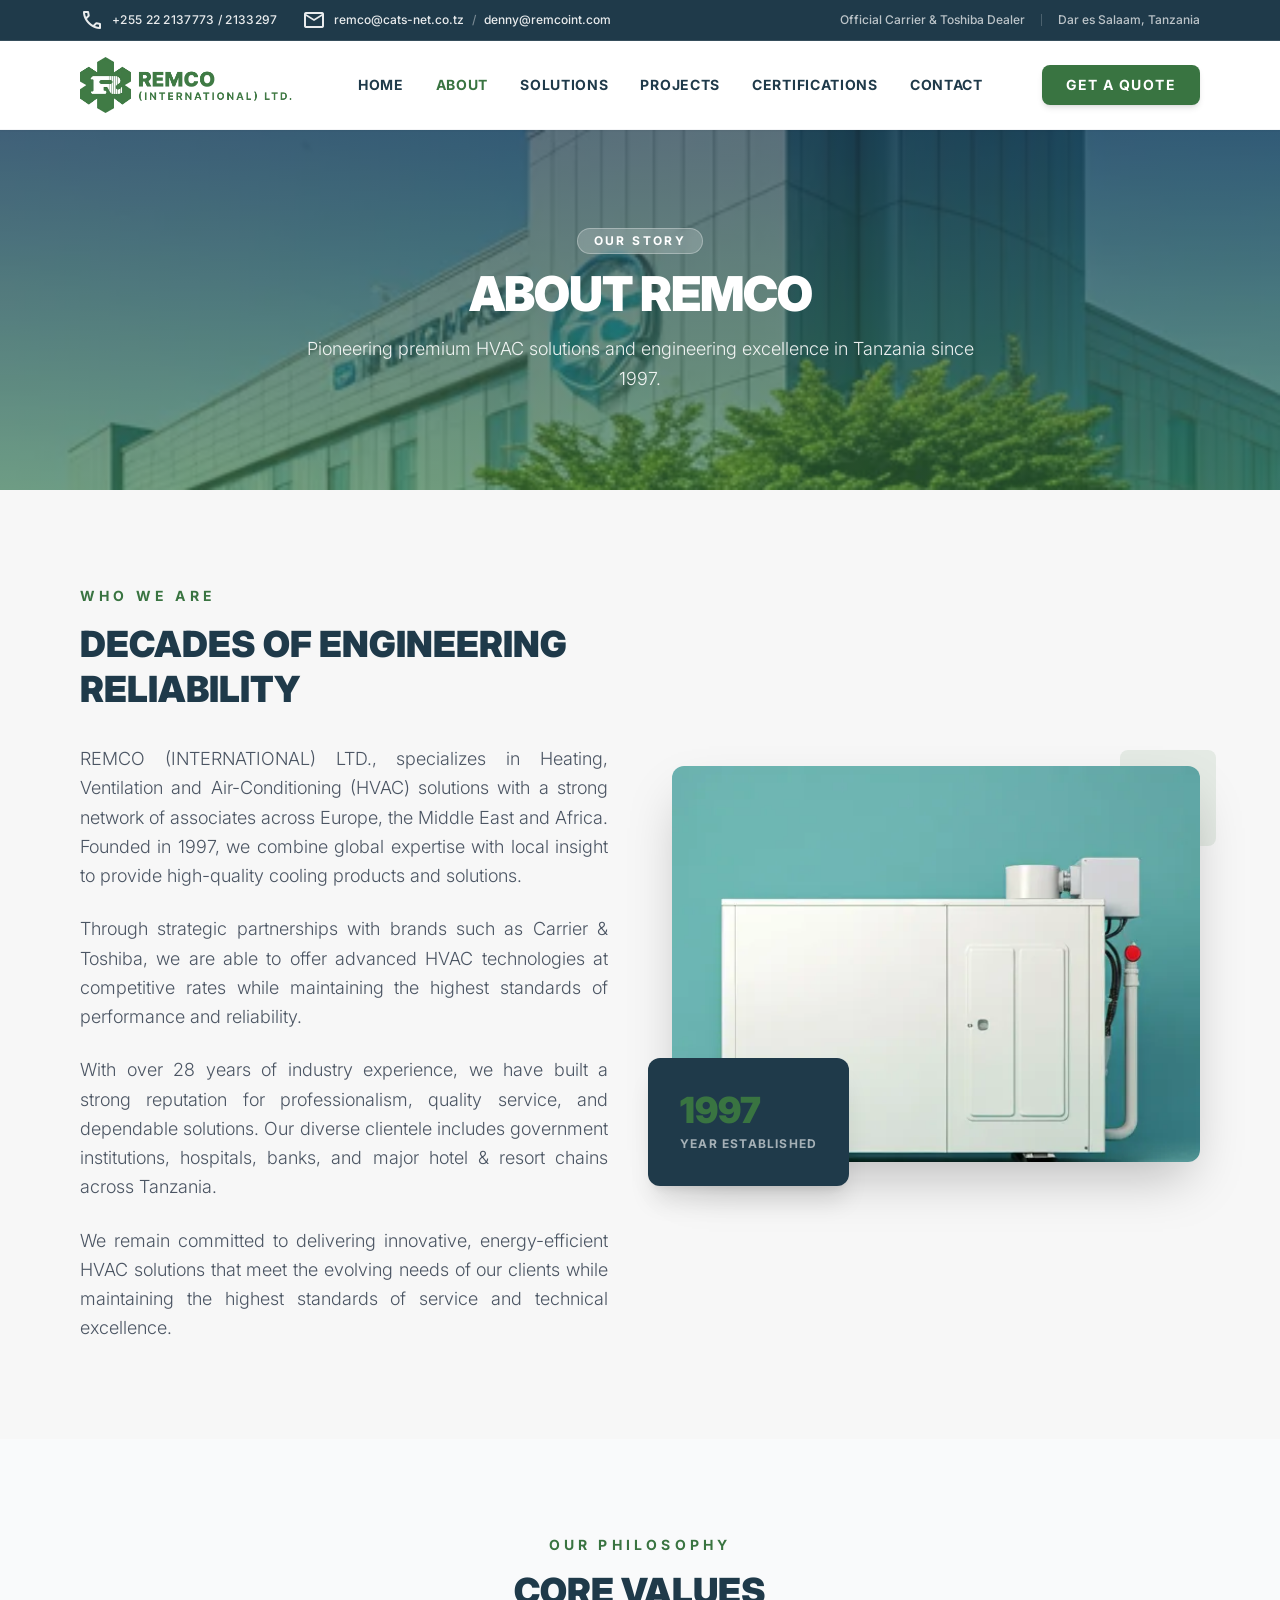
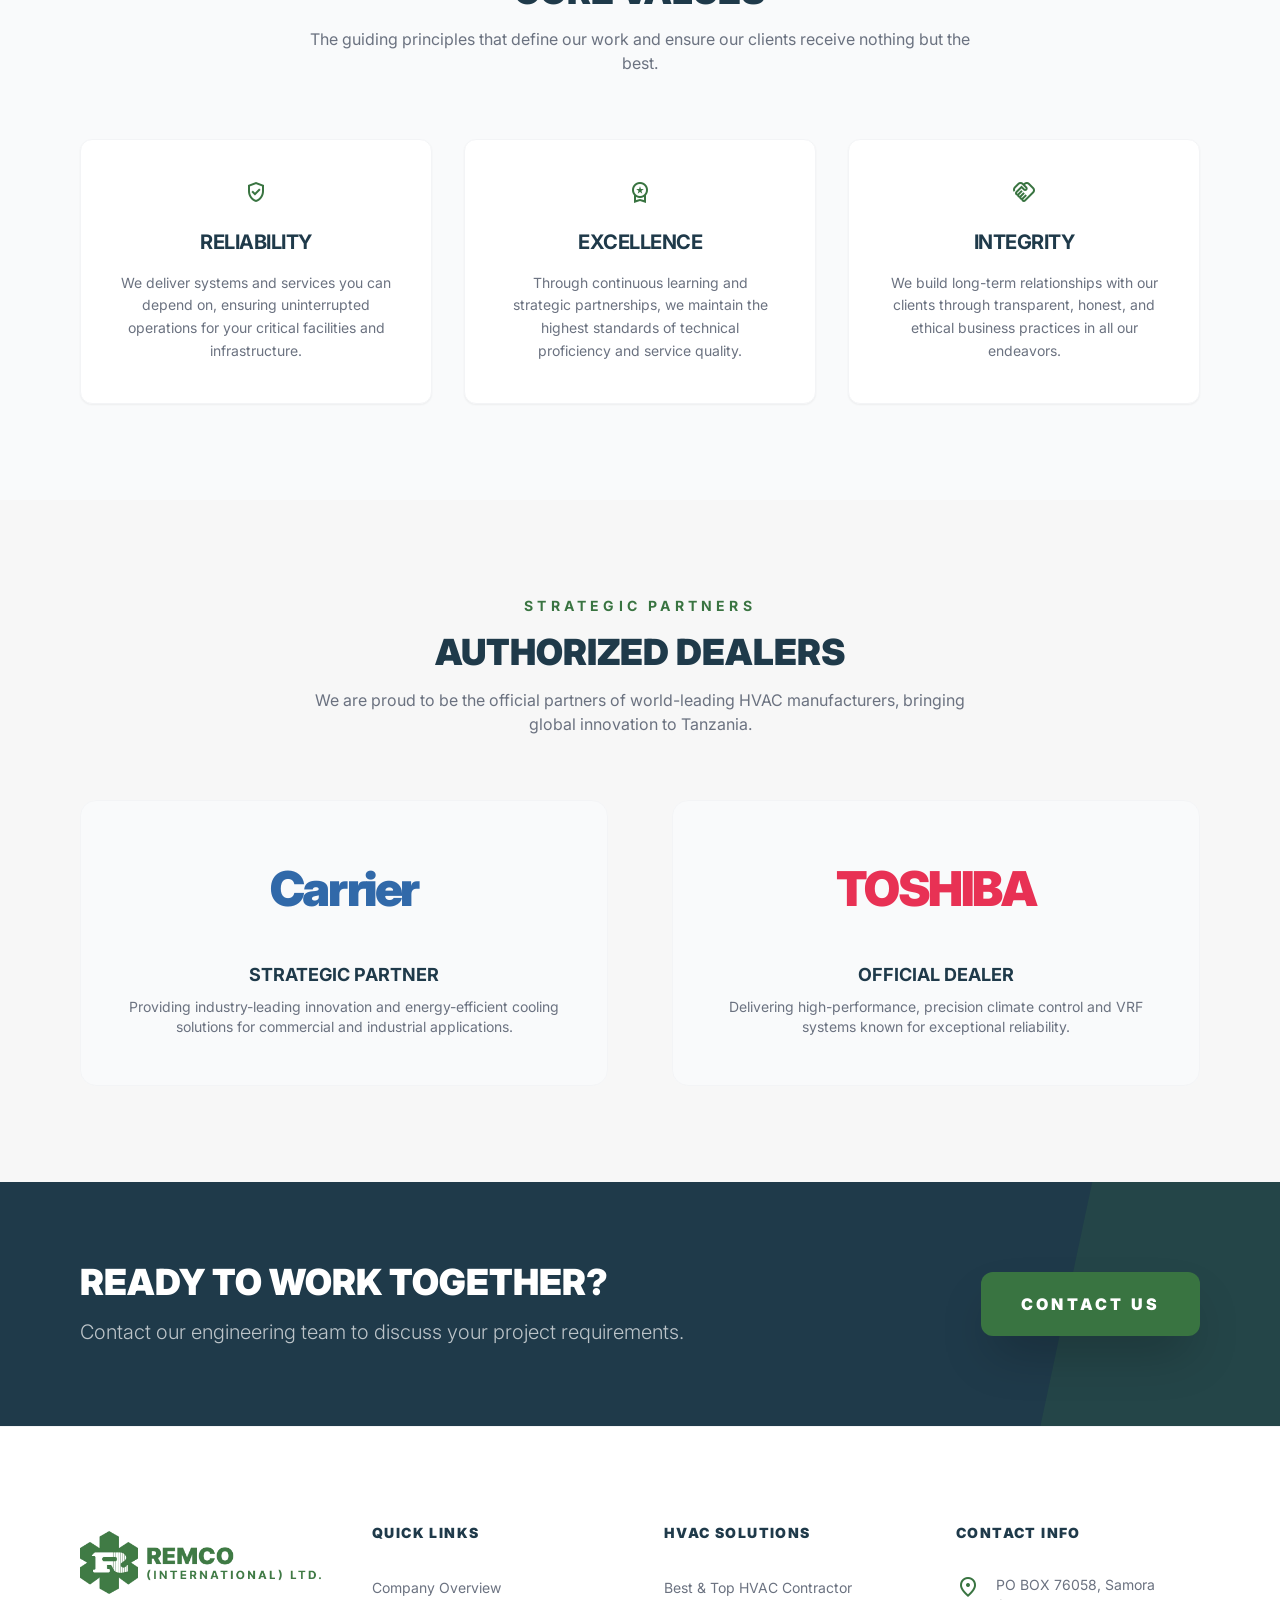
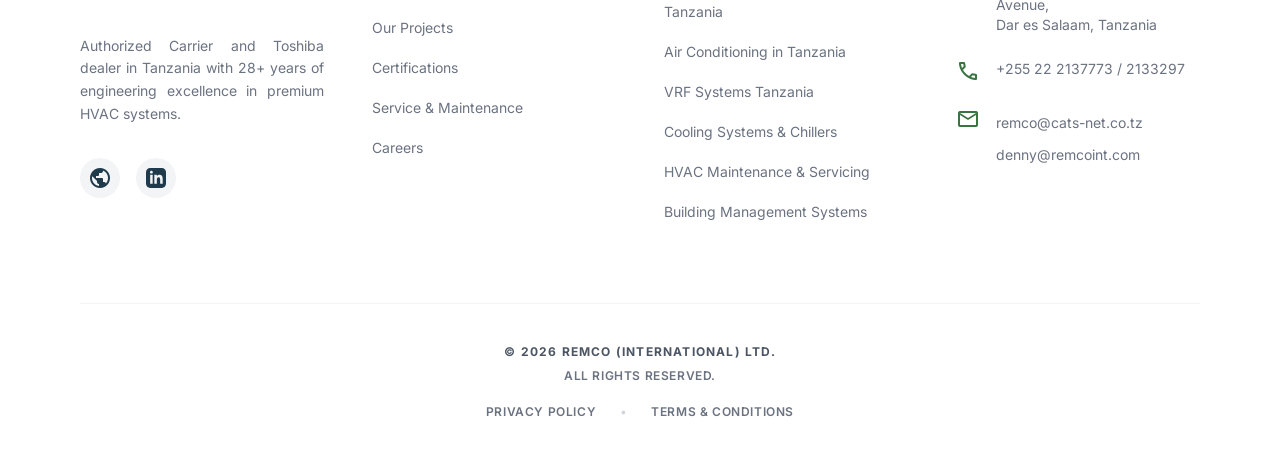
<file: about.html>
<!DOCTYPE html>
<html class="scroll-smooth" lang="en">

<head>
    <meta charset="utf-8" />
    <meta content="width=device-width, initial-scale=1.0" name="viewport" />
    <title>About REMCO International | Official HVAC Engineering Firm Tanzania</title>
    <meta name="description" content="Learn about REMCO International, Tanzania's premier commercial HVAC contractor and authorized Carrier and Toshiba partner with 28+ years of engineering leadership. Call +255 22 2137773." />
    <meta name="keywords" content="about REMCO International, REMCO Tanzania, HVAC engineering firm Tanzania, best hvac contractor in tanzania, top hvac in tanzania, air conditioning in tanzania, Carrier distributor Tanzania, Toshiba partner Dar es Salaam" />
    <link rel="canonical" href="https://remcointernational.com/about" />
    <meta name="author" content="REMCO (International) Ltd" />
    <meta name="robots" content="index, follow, max-snippet:-1, max-image-preview:large, max-video-preview:-1" />

    <!-- Favicon / App Icons -->
    <link rel="icon" type="image/png" href="assets/favicon.png" />
    <link rel="apple-touch-icon" href="assets/favicon.png" />

    <!-- Geographic SEO Metadata (Tanzania & East Africa) -->
    <meta name="geo.region" content="TZ-02" />
    <meta name="geo.placename" content="Dar es Salaam, Tanzania" />
    <meta name="geo.position" content="-6.8163;39.2888" />
    <meta name="ICBM" content="-6.8163, 39.2888" />

    <!-- Open Graph / Facebook -->
    <meta property="og:type" content="website" />
    <meta property="og:locale" content="en_TZ" />
    <meta property="og:site_name" content="REMCO (International) Ltd" />
    <meta property="og:title" content="About REMCO International | Official HVAC Engineering Firm Tanzania" />
    <meta property="og:description" content="Learn about REMCO International, Tanzania's premier commercial HVAC contractor and authorized Carrier and Toshiba partner with 28+ years of engineering leadership." />
    <meta property="og:url" content="https://remcointernational.com/about" />
    <meta property="og:image" content="https://remcointernational.com/assets/hero-image.png" />
    <meta property="og:image:width" content="1200" />
    <meta property="og:image:height" content="630" />
    <meta property="og:image:alt" content="About REMCO International Ltd" />

    <!-- Twitter Card -->
    <meta name="twitter:card" content="summary_large_image" />
    <meta name="twitter:title" content="About REMCO International | Official HVAC Engineering Firm Tanzania" />
    <meta name="twitter:description" content="Learn about REMCO International, Tanzania's premier commercial HVAC contractor and authorized Carrier and Toshiba partner with 28+ years of engineering leadership." />
    <meta name="twitter:image" content="https://remcointernational.com/assets/hero-image.png" />

    <!-- Core Web Vitals Preload & Performance Hints -->
    <link rel="preload" as="image" href="assets/hero-image.webp" type="image/webp" fetchpriority="high" />
    <link rel="preconnect" href="https://fonts.googleapis.com" />
    <link rel="preconnect" href="https://fonts.gstatic.com" crossorigin />
    <link rel="dns-prefetch" href="https://unpkg.com" />

    <!-- Production Compiled Stylesheet (Zero render-blocking JS) -->
    <link rel="stylesheet" href="assets/style.min.css" />

    <!-- Non-render-blocking Web Fonts & Animations -->
    <link rel="stylesheet" href="https://fonts.googleapis.com/css2?family=Inter:wght@300;400;500;600;700;800;900&amp;display=swap" media="print" onload="this.media='all'" />
    <link rel="stylesheet" href="https://fonts.googleapis.com/css2?family=Material+Symbols+Outlined:wght,FILL@100..700,0..1&amp;display=swap" media="print" onload="this.media='all'" />
    <link rel="stylesheet" href="https://unpkg.com/aos@2.3.1/dist/aos.css" media="print" onload="this.media='all'" />
    <noscript>
        <link rel="stylesheet" href="https://fonts.googleapis.com/css2?family=Inter:wght@300;400;500;600;700;800;900&amp;display=swap" />
        <link rel="stylesheet" href="https://fonts.googleapis.com/css2?family=Material+Symbols+Outlined:wght,FILL@100..700,0..1&amp;display=swap" />
        <link rel="stylesheet" href="https://unpkg.com/aos@2.3.1/dist/aos.css" />
    </noscript>

    <!-- Schema.org JSON-LD Structured Data -->
    <script type="application/ld+json">
    {
      "@context": "https://schema.org",
      "@graph": [
        {
          "@type": "AboutPage",
          "@id": "https://remcointernational.com/about.html#webpage",
          "url": "https://remcointernational.com/about.html",
          "name": "About REMCO | 28+ Years of HVAC Engineering Excellence Tanzania",
          "description": "Learn about REMCO International Ltd, Tanzania's leading HVAC engineering firm since 1997. Official Carrier and Toshiba partner for mission-critical cooling.",
          "isPartOf": {
            "@type": "WebSite",
            "@id": "https://remcointernational.com/#website",
            "url": "https://remcointernational.com/",
            "name": "REMCO International Ltd"
          },
          "about": {
            "@type": "Organization",
            "@id": "https://remcointernational.com/#organization",
            "name": "REMCO (International) Ltd"
          }
        },
        {
          "@type": "BreadcrumbList",
          "@id": "https://remcointernational.com/about.html#breadcrumb",
          "itemListElement": [
            {
              "@type": "ListItem",
              "position": 1,
              "name": "Home",
              "item": "https://remcointernational.com/"
            },
            {
              "@type": "ListItem",
              "position": 2,
              "name": "About Us",
              "item": "https://remcointernational.com/about.html"
            }
          ]
        }
      ]
    }
    </script>
</head>

<body class="bg-background-light text-navy font-display">

    <!-- 1. Top Contact Strip -->
    <div
        class="bg-navy text-white/90 py-2 px-4 sm:px-6 lg:px-20 flex justify-center sm:justify-between items-center text-xs font-medium border-b border-white/10">
        <div class="flex items-center gap-6">
            <a href="tel:+255222137773" class="flex items-center gap-2 hover:text-white transition-colors">
                <span class="material-symbols-outlined text-sm">call</span>
                <span class="tracking-wide">+255 22 2137773 / 2133297</span>
            </a>
            <span class="hidden md:flex items-center gap-2">
                <span class="material-symbols-outlined text-sm">mail</span>
                <a href="mailto:remco@cats-net.co.tz" class="hover:text-white transition-colors py-1 inline-block">remco@cats-net.co.tz</a>
                <span class="text-white/40">/</span>
                <a href="mailto:denny@remcoint.com" class="hover:text-white transition-colors py-1 inline-block">denny@remcoint.com</a>
            </span>
        </div>
        <div class="hidden md:flex gap-4 items-center text-white/70">
            <span>Official Carrier &amp; Toshiba Dealer</span>
            <div class="h-3 w-px bg-white/20"></div>
            <span>Dar es Salaam, Tanzania</span>
        </div>
    </div>

    <nav class="sticky top-0 z-50 bg-white/95 backdrop-blur-md shadow-sm border-b border-gray-100 px-6 lg:px-20 py-4">
        <div class="max-w-7xl mx-auto flex items-center justify-between">
            <div class="flex items-center gap-10 xl:gap-16">
                <a href="index.html">
                    <img src="assets/logo.webp" alt="REMCO (International) Ltd - Official Carrier &amp; Toshiba Partner"
                        width="180" height="56" class="h-12 md:h-14 w-auto object-contain" />
                </a>
                <div class="hidden lg:flex items-center gap-8">
                    <a class="text-navy text-sm font-bold uppercase tracking-wider hover:text-primary transition-colors"
                        href="index.html">Home</a>
                    <a class="text-primary text-sm font-bold uppercase tracking-wider hover:text-primary transition-colors"
                        href="about.html">About</a>
                    <a class="text-navy text-sm font-bold uppercase tracking-wider hover:text-primary transition-colors"
                        href="solutions.html">Solutions</a>
                    <a class="text-navy text-sm font-bold uppercase tracking-wider hover:text-primary transition-colors"
                        href="projects.html">Projects</a>
                    <a class="text-navy text-sm font-bold uppercase tracking-wider hover:text-primary transition-colors"
                        href="certifications.html">Certifications</a>
                    <a class="text-navy text-sm font-bold uppercase tracking-wider hover:text-primary transition-colors"
                        href="contact.html">Contact</a>
                </div>
            </div>
            <div class="flex items-center gap-2 sm:gap-4">
                <a href="contact.html"
                    class="bg-primary text-white px-4 md:px-6 py-2 md:py-2.5 rounded-lg text-[10px] sm:text-xs md:text-sm font-bold uppercase tracking-widest hover:bg-primary/90 transition-all shadow-md active:scale-95">
                    Get a Quote
                </a>
                <button onclick="toggleMenu()" class="lg:hidden text-navy p-2 hover:bg-gray-100 rounded-lg transition-colors" aria-label="Toggle Menu">
                    <span class="material-symbols-outlined text-3xl">menu</span>
                </button>
            </div>
        </div>
    </nav>

    <!-- Mobile Menu Drawer -->
    <div id="mobileMenu" class="fixed inset-0 z-[60] lg:hidden hidden">
        <div class="absolute inset-0 bg-navy/60 backdrop-blur-sm" onclick="toggleMenu()"></div>
        <div class="absolute right-0 top-0 bottom-0 w-[300px] bg-white shadow-2xl flex flex-col p-8 transform translate-x-full transition-transform duration-300" id="mobileMenuContent">
            <div class="flex items-center justify-between mb-10">
                <img src="assets/logo.webp" alt="REMCO" class="h-10 w-auto" />
                <button onclick="toggleMenu()" class="text-navy p-2 hover:bg-gray-100 rounded-lg transition-colors">
                    <span class="material-symbols-outlined text-3xl">close</span>
                </button>
            </div>
            <div class="flex flex-col gap-6">
                <a href="index.html" class="text-navy text-lg font-bold uppercase tracking-widest hover:text-primary transition-colors">Home</a>
                <a href="about.html" class="text-primary text-lg font-bold uppercase tracking-widest">About</a>
                <a href="solutions.html" class="text-navy text-lg font-bold uppercase tracking-widest hover:text-primary transition-colors">Solutions</a>
                <a href="projects.html" class="text-navy text-lg font-bold uppercase tracking-widest hover:text-primary transition-colors">Projects</a>
                <a href="certifications.html" class="text-navy text-lg font-bold uppercase tracking-widest hover:text-primary transition-colors">Certifications</a>
                <a href="contact.html" class="text-navy text-lg font-bold uppercase tracking-widest hover:text-primary transition-colors">Contact</a>
            </div>
            <div class="mt-auto pt-6 border-t border-gray-100 flex flex-col gap-3">
                <div class="text-[11px] font-bold uppercase tracking-widest text-gray-400">Get in Touch</div>
                <a href="tel:+255222137773" class="flex items-center gap-3 text-xs text-navy font-semibold hover:text-primary transition-colors py-1">
                    <span class="material-symbols-outlined text-primary text-base">call</span>
                    <span>+255 22 2137773 / 2133297</span>
                </a>
                <a href="mailto:remco@cats-net.co.tz" class="flex items-center gap-3 text-xs text-gray-600 hover:text-primary transition-colors py-1">
                    <span class="material-symbols-outlined text-primary text-base">mail</span>
                    <span>remco@cats-net.co.tz</span>
                </a>
                <a href="mailto:denny@remcoint.com" class="flex items-center gap-3 text-xs text-gray-600 hover:text-primary transition-colors py-1">
                    <span class="material-symbols-outlined text-primary text-base">mail</span>
                    <span>denny@remcoint.com</span>
                </a>
                <a href="contact.html" class="w-full bg-primary text-white text-center py-3.5 rounded-xl font-bold uppercase tracking-widest shadow-md mt-2 text-xs hover:bg-primary/90 transition-all">
                    Get a Quote
                </a>
            </div>
        </div>
    </div>

    <main id="main-content">
    <!-- 3. Hero Section (Smaller for internal pages) -->
    <section class="relative min-h-[40vh] flex items-center overflow-hidden">
        <div class="absolute inset-0 z-0">
            <div class="absolute inset-0 hero-overlay z-10"></div>
            <img alt="Modern commercial architecture cooled by REMCO HVAC engineering in Tanzania" class="w-full h-full object-cover object-center"
                width="1920" height="600" fetchpriority="high" loading="eager"
                src="assets/hero-image.webp" />
        </div>
        <div class="relative z-20 w-full px-6 lg:px-20 py-10 lg:py-12 text-white text-center">
            <div class="max-w-7xl mx-auto w-full">
                <div class="max-w-2xl mx-auto">
                    <span
                        class="inline-block bg-white/20 backdrop-blur-sm px-4 py-1 rounded-full text-xs font-bold uppercase tracking-[0.2em] mb-4 border border-white/30 reveal-up animate-stagger-1">
                        Our Story
                    </span>
                    <h1 class="text-4xl lg:text-5xl font-black leading-[1.1] mb-4 uppercase tracking-tight reveal-up animate-stagger-2">
                        About REMCO
                    </h1>
                    <p class="text-lg text-white/90 leading-relaxed font-light reveal-up animate-stagger-3">
                        Pioneering premium HVAC solutions and engineering excellence in Tanzania since 1997.
                    </p>
                </div>
            </div>
        </div>
    </section>

    <!-- 4. Our History & Vision -->
    <section class="py-24 px-6 lg:px-20 max-w-7xl mx-auto">
        <div class="grid lg:grid-cols-2 gap-16 items-center">
            <div>
                <span class="text-primary font-bold text-sm uppercase tracking-[0.3em] block mb-4" data-aos="fade-up">Who We Are</span>
                <h2 class="text-4xl font-black text-navy uppercase mb-8 leading-tight" data-aos="fade-up" data-aos-delay="100">Decades of Engineering
                    <br />Reliability</h2>
                <div class="space-y-6 text-gray-600 leading-relaxed text-lg font-light" data-aos="fade-up" data-aos-delay="200">
                    <p>REMCO (INTERNATIONAL) LTD., specializes in Heating, Ventilation and Air-Conditioning (HVAC) solutions with a strong network of associates across Europe, the Middle East and Africa. Founded in 1997, we combine global expertise with local insight to provide high-quality cooling products and solutions.</p>
                    <p>Through strategic partnerships with brands such as Carrier &amp; Toshiba, we are able to offer advanced HVAC technologies at competitive rates while maintaining the highest standards of performance and reliability.</p>
                    <p>With over 28 years of industry experience, we have built a strong reputation for professionalism, quality service, and dependable solutions. Our diverse clientele includes government institutions, hospitals, banks, and major hotel &amp; resort chains across Tanzania.</p>
                    <p>We remain committed to delivering innovative, energy-efficient HVAC solutions that meet the evolving needs of our clients while maintaining the highest standards of service and technical excellence.</p>
                </div>
            </div>
            <div class="relative">
                <div class="absolute -top-4 -right-4 w-24 h-24 bg-primary/10 rounded-lg -z-10"></div>
                <img alt="REMCO certified HVAC engineering team providing commercial cooling solutions in Tanzania"
                    width="600" height="450" loading="lazy" decoding="async"
                    class="rounded-xl shadow-2xl object-cover w-full aspect-[4/3]"
                    data-aos="fade-left"
                    src="assets/about-industrial.webp" />
                <div class="absolute -bottom-6 -left-6 bg-navy p-8 rounded-xl text-white shadow-xl hidden md:block" data-aos="zoom-in" data-aos-delay="300">
                    <span class="text-4xl font-black text-primary block">1997</span>
                    <span class="text-xs uppercase tracking-widest font-bold opacity-60">Year Established</span>
                </div>
            </div>
        </div>
    </section>

    <!-- 5. Core Values -->
    <section class="py-24 px-6 lg:px-20 bg-gray-50">
        <div class="max-w-7xl mx-auto">
            <div class="text-center mb-16">
                <span class="text-primary font-bold text-sm uppercase tracking-[0.3em] block mb-4">Our Philosophy</span>
                <h2 class="text-3xl lg:text-4xl font-black text-navy uppercase mb-4">Core Values</h2>
                <p class="text-gray-500 max-w-2xl mx-auto">The guiding principles that define our work and ensure our clients receive nothing but the best.</p>
            </div>
            <div class="grid grid-cols-1 md:grid-cols-3 gap-8">
                <!-- Value 1 -->
                <div class="bg-white p-10 rounded-xl shadow-sm border border-gray-100 text-center hover:shadow-lg transition-all hover:-translate-y-1" data-aos="fade-up" data-aos-delay="0">
                    <span class="material-symbols-outlined text-primary text-5xl mb-6 block">verified_user</span>
                    <h3 class="text-xl font-bold text-navy mb-4 uppercase tracking-tight">Reliability</h3>
                    <p class="text-gray-500 text-sm leading-relaxed">We deliver systems and services you can depend on, ensuring uninterrupted operations for your critical facilities and infrastructure.</p>
                </div>
                <!-- Value 2 -->
                <div class="bg-white p-10 rounded-xl shadow-sm border border-gray-100 text-center hover:shadow-lg transition-all hover:-translate-y-1" data-aos="fade-up" data-aos-delay="100">
                    <span class="material-symbols-outlined text-primary text-5xl mb-6 block">workspace_premium</span>
                    <h3 class="text-xl font-bold text-navy mb-4 uppercase tracking-tight">Excellence</h3>
                    <p class="text-gray-500 text-sm leading-relaxed">Through continuous learning and strategic partnerships, we maintain the highest standards of technical proficiency and service quality.</p>
                </div>
                <!-- Value 3 -->
                <div class="bg-white p-10 rounded-xl shadow-sm border border-gray-100 text-center hover:shadow-lg transition-all hover:-translate-y-1" data-aos="fade-up" data-aos-delay="200">
                    <span class="material-symbols-outlined text-primary text-5xl mb-6 block">handshake</span>
                    <h3 class="text-xl font-bold text-navy mb-4 uppercase tracking-tight">Integrity</h3>
                    <p class="text-gray-500 text-sm leading-relaxed">We build long-term relationships with our clients through transparent, honest, and ethical business practices in all our endeavors.</p>
                </div>
            </div>
        </div>
    </section>

    <!-- 6. Partners & Authorizations -->
    <section class="py-24 px-6 lg:px-20 max-w-7xl mx-auto">
        <div class="text-center mb-16">
            <span class="text-primary font-bold text-sm uppercase tracking-[0.3em] block mb-4">Strategic Partners</span>
            <h2 class="text-3xl lg:text-4xl font-black text-navy uppercase mb-4">Authorized Dealers</h2>
            <p class="text-gray-500 max-w-2xl mx-auto">We are proud to be the official partners of world-leading HVAC manufacturers, bringing global innovation to Tanzania.</p>
        </div>
        <div class="grid grid-cols-1 md:grid-cols-2 gap-8 lg:gap-16 items-center">
            <div class="bg-gray-50 p-12 rounded-2xl flex flex-col items-center justify-center text-center group hover:bg-carrier-blue/5 transition-colors border border-gray-100" data-aos="fade-right">
                <div class="h-20 mb-8 flex items-center justify-center">
                    <span class="text-5xl font-black tracking-tighter text-carrier-blue opacity-80 group-hover:opacity-100 transition-opacity">Carrier</span>
                </div>
                <h3 class="text-lg font-bold text-navy uppercase mb-2">Strategic Partner</h3>
                <p class="text-gray-500 text-sm">Providing industry-leading innovation and energy-efficient cooling solutions for commercial and industrial applications.</p>
            </div>
            <div class="bg-gray-50 p-12 rounded-2xl flex flex-col items-center justify-center text-center group hover:bg-toshiba-red/5 transition-colors border border-gray-100" data-aos="fade-left">
                <div class="h-20 mb-8 flex items-center justify-center">
                    <span class="text-5xl font-black tracking-tighter text-toshiba-red opacity-80 group-hover:opacity-100 transition-opacity">TOSHIBA</span>
                </div>
                <h3 class="text-lg font-bold text-navy uppercase mb-2">Official Dealer</h3>
                <p class="text-gray-500 text-sm">Delivering high-performance, precision climate control and VRF systems known for exceptional reliability.</p>
            </div>
        </div>
    </section>

    <!-- 7. CTA Banner -->
    <section class="bg-navy py-20 px-6 lg:px-20 relative overflow-hidden">
        <div class="absolute top-0 right-0 w-1/3 h-full bg-primary/20 -skew-x-12 translate-x-1/2"></div>
        <div class="max-w-7xl mx-auto relative z-10 flex flex-col lg:flex-row items-center justify-between gap-10">
            <div class="text-center lg:text-left">
                <h2 class="text-3xl lg:text-4xl font-black text-white uppercase leading-tight mb-4">Ready to Work Together?</h2>
                <p class="text-white/70 text-lg lg:text-xl font-light">Contact our engineering team to discuss your project requirements.</p>
            </div>
            <button onclick="window.location.href='contact.html'"
                class="bg-primary text-white px-10 py-5 rounded-xl font-black uppercase tracking-[0.2em] shadow-2xl hover:bg-primary/90 transition-all hover:scale-105 active:scale-95">
                Contact Us
            </button>
        </div>
    </section>

    </main>

    <!-- 8. Footer -->
    <footer class="bg-white pt-24 pb-12 px-6 lg:px-20 border-t border-gray-100">
        <div class="max-w-7xl mx-auto grid grid-cols-1 md:grid-cols-2 lg:grid-cols-4 gap-12 mb-20">
            <div>
                <div class="flex items-center mb-8">
                    <img src="assets/logo.webp" alt="REMCO (International) Ltd - Official Carrier &amp; Toshiba Partner"
                        width="180" height="56" class="h-16 md:h-20 w-auto object-contain" />
                </div>
                <p class="text-gray-500 text-sm leading-relaxed mb-8">Authorized Carrier and Toshiba dealer in Tanzania
                    with 28+ years of engineering excellence in premium HVAC systems.</p>
                <div class="flex gap-4">
                    <a class="w-10 h-10 rounded-full bg-gray-100 flex items-center justify-center text-navy hover:bg-primary hover:text-white transition-colors"
                        href="#" aria-label="REMCO Global Website" rel="noopener noreferrer">
                        <span class="material-symbols-outlined text-lg">public</span>
                    </a>
                    <a class="w-10 h-10 rounded-full bg-gray-100 flex items-center justify-center text-navy hover:bg-primary hover:text-white transition-colors"
                        href="#" aria-label="REMCO LinkedIn Profile" rel="noopener noreferrer">
                        <svg class="w-5 h-5" fill="currentColor" viewBox="0 0 24 24" aria-hidden="true">
                            <path fill-rule="evenodd" d="M19 0h-14c-2.761 0-5 2.239-5 5v14c0 2.761 2.239 5 5 5h14c2.762 0 5-2.239 5-5v-14c0-2.761-2.238-5-5-5zm-11 19h-3v-11h3v11zm-1.5-12.268c-.966 0-1.75-.79-1.75-1.764s.784-1.764 1.75-1.764 1.75.79 1.75 1.764-.783 1.764-1.75 1.764zm13.5 12.268h-3v-5.604c0-3.368-4-3.113-4 0v5.604h-3v-11h3v1.765c1.396-2.586 7-2.777 7 2.476v6.759z" clip-rule="evenodd"></path>
                        </svg>
                    </a>
                </div>
            </div>
            <div>
                <h3 class="text-navy font-black text-sm uppercase tracking-widest mb-8">Quick Links</h3>
                <ul class="space-y-4">
                    <li><a class="text-gray-500 text-sm hover:text-primary transition-colors" href="about.html">Company
                            Overview</a></li>
                    <li><a class="text-gray-500 text-sm hover:text-primary transition-colors" href="projects.html">Our Projects</a>
                    </li>
                    <li><a class="text-gray-500 text-sm hover:text-primary transition-colors"
                            href="certifications.html">Certifications</a></li>
                    <li><a class="text-gray-500 text-sm hover:text-primary transition-colors" href="solutions.html">Service &amp;
                            Maintenance</a></li>
                    <li><a class="text-gray-500 text-sm hover:text-primary transition-colors" href="contact.html#careers">Careers</a></li>
                </ul>
            </div>
            <div>
                <h3 class="text-navy font-black text-sm uppercase tracking-widest mb-8">HVAC Solutions</h3>
                <ul class="space-y-4">
                    <li><a class="text-gray-500 text-sm hover:text-primary transition-colors" href="hvac-contractor-tanzania.html">Best &amp; Top HVAC Contractor Tanzania</a></li>
                    <li><a class="text-gray-500 text-sm hover:text-primary transition-colors" href="air-conditioning-tanzania.html">Air Conditioning in Tanzania</a></li>
                    <li><a class="text-gray-500 text-sm hover:text-primary transition-colors" href="vrf-systems-tanzania.html">VRF Systems Tanzania</a></li>
                    <li><a class="text-gray-500 text-sm hover:text-primary transition-colors" href="cooling-systems-tanzania.html">Cooling Systems &amp; Chillers</a></li>
                    <li><a class="text-gray-500 text-sm hover:text-primary transition-colors" href="hvac-maintenance-tanzania.html">HVAC Maintenance &amp; Servicing</a></li>
                    <li><a class="text-gray-500 text-sm hover:text-primary transition-colors" href="solutions.html#bms">Building Management Systems</a></li>
                </ul>
            </div>
            <div>
                <h3 class="text-navy font-black text-sm uppercase tracking-widest mb-8">Contact Info</h3>
                <ul class="space-y-6">
                    <li class="flex gap-4">
                        <span class="material-symbols-outlined text-primary">location_on</span>
                        <span class="text-gray-500 text-sm">PO BOX 76058, Samora Avenue,<br />Dar es Salaam,
                            Tanzania</span>
                    </li>
                    <li class="flex gap-4">
                        <span class="material-symbols-outlined text-primary">call</span>
                        <span class="text-gray-500 text-sm">+255 22 2137773 / 2133297</span>
                    </li>
                    <li class="flex gap-4">
                        <span class="material-symbols-outlined text-primary">mail</span>
                        <span class="text-gray-500 text-sm">
                            <a href="mailto:remco@cats-net.co.tz" class="hover:text-primary transition-colors block py-1.5">remco@cats-net.co.tz</a>
                            <a href="mailto:denny@remcoint.com" class="hover:text-primary transition-colors block py-1.5">denny@remcoint.com</a>
                        </span>
                    </li>
                </ul>
            </div>
        </div>
        <div class="max-w-7xl mx-auto pt-10 border-t border-gray-100 flex flex-col items-center justify-center text-center gap-2">
            <p class="text-gray-600 text-xs uppercase tracking-widest font-bold">
                © 2026 REMCO (International) Ltd.
            </p>
            <p class="text-gray-500 text-xs uppercase tracking-wider font-semibold">
                All Rights Reserved.
            </p>
            <div class="flex flex-wrap items-center justify-center gap-4 sm:gap-6 pt-2">
                <a class="text-gray-500 text-xs uppercase tracking-wider font-semibold hover:text-primary transition-colors py-1 inline-block" href="#">Privacy Policy</a>
                <span class="text-gray-300 text-xs hidden sm:inline">•</span>
                <a class="text-gray-500 text-xs uppercase tracking-wider font-semibold hover:text-primary transition-colors py-1 inline-block" href="#">Terms &amp; Conditions</a>
            </div>
        </div>
    </footer>

    <script src="https://unpkg.com/aos@2.3.1/dist/aos.js" defer></script>
    <script>
        // Initialize AOS safely after load without blocking render
        window.addEventListener('DOMContentLoaded', () => {
            if (typeof AOS !== 'undefined') {
                AOS.init({
                    duration: 800,
                    easing: 'ease-in-out',
                    once: true,
                    mirror: false
                });
            }
        });

        function toggleMenu() {
            const menu = document.getElementById('mobileMenu');
            const content = document.getElementById('mobileMenuContent');
            const isHidden = menu.classList.contains('hidden');

            if (isHidden) {
                menu.classList.remove('hidden');
                setTimeout(() => {
                    content.classList.remove('translate-x-full');
                }, 10);
                document.body.style.overflow = 'hidden';
            } else {
                content.classList.add('translate-x-full');
                setTimeout(() => {
                    menu.classList.add('hidden');
                }, 300);
                document.body.style.overflow = 'auto';
            }
        }
    </script>
</body>

</html>
</file>
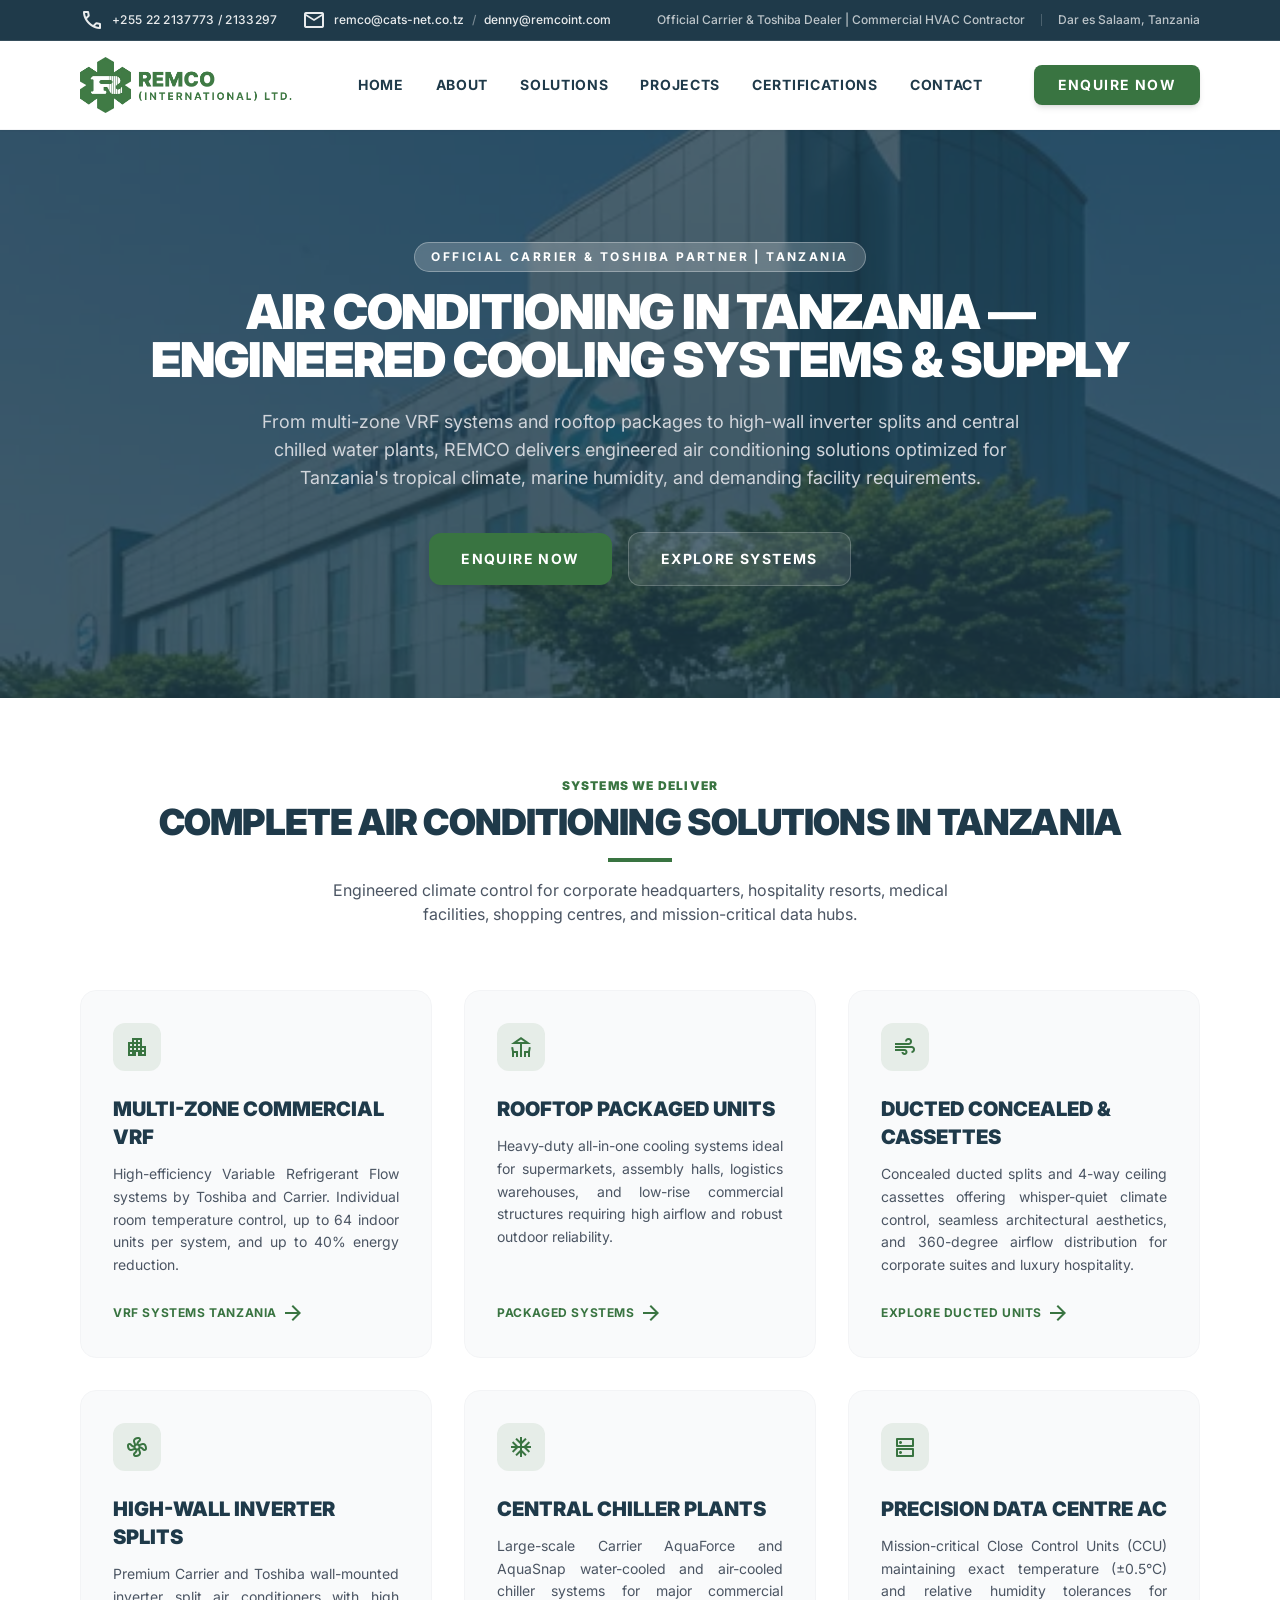
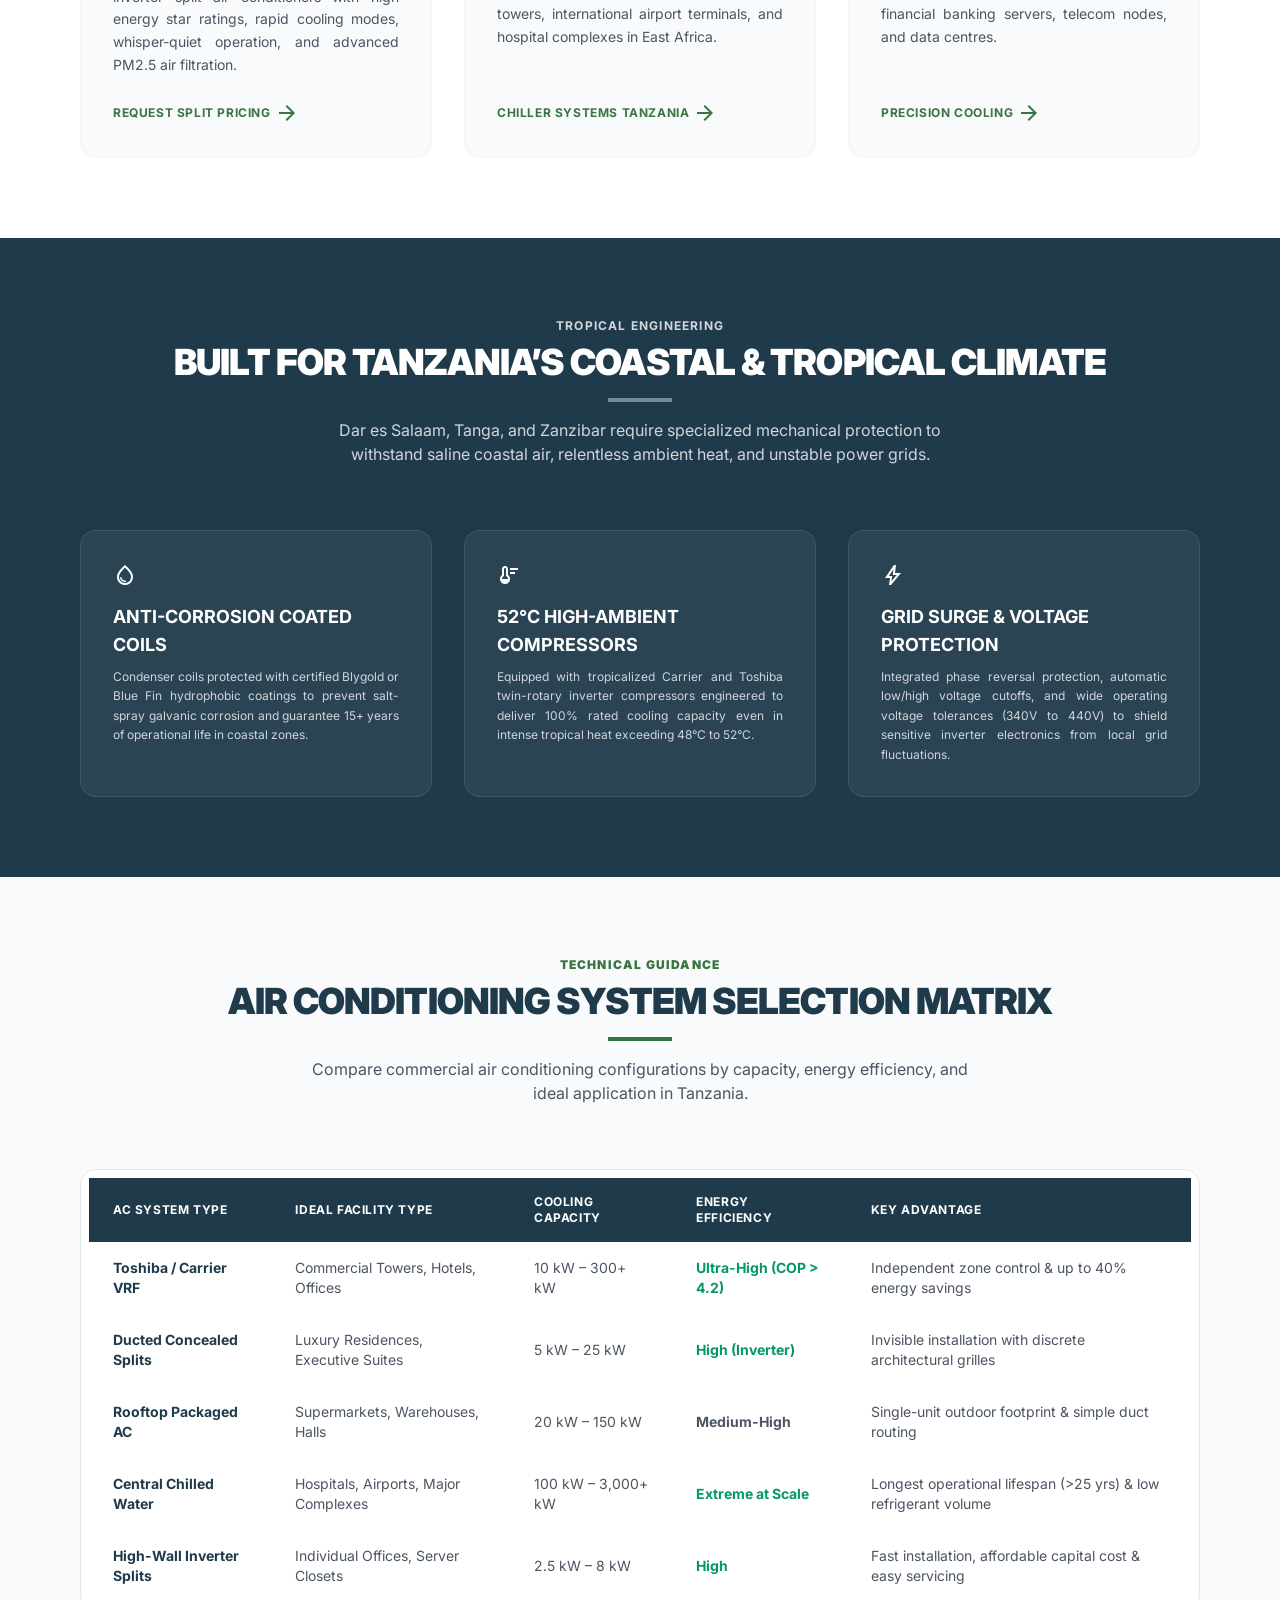
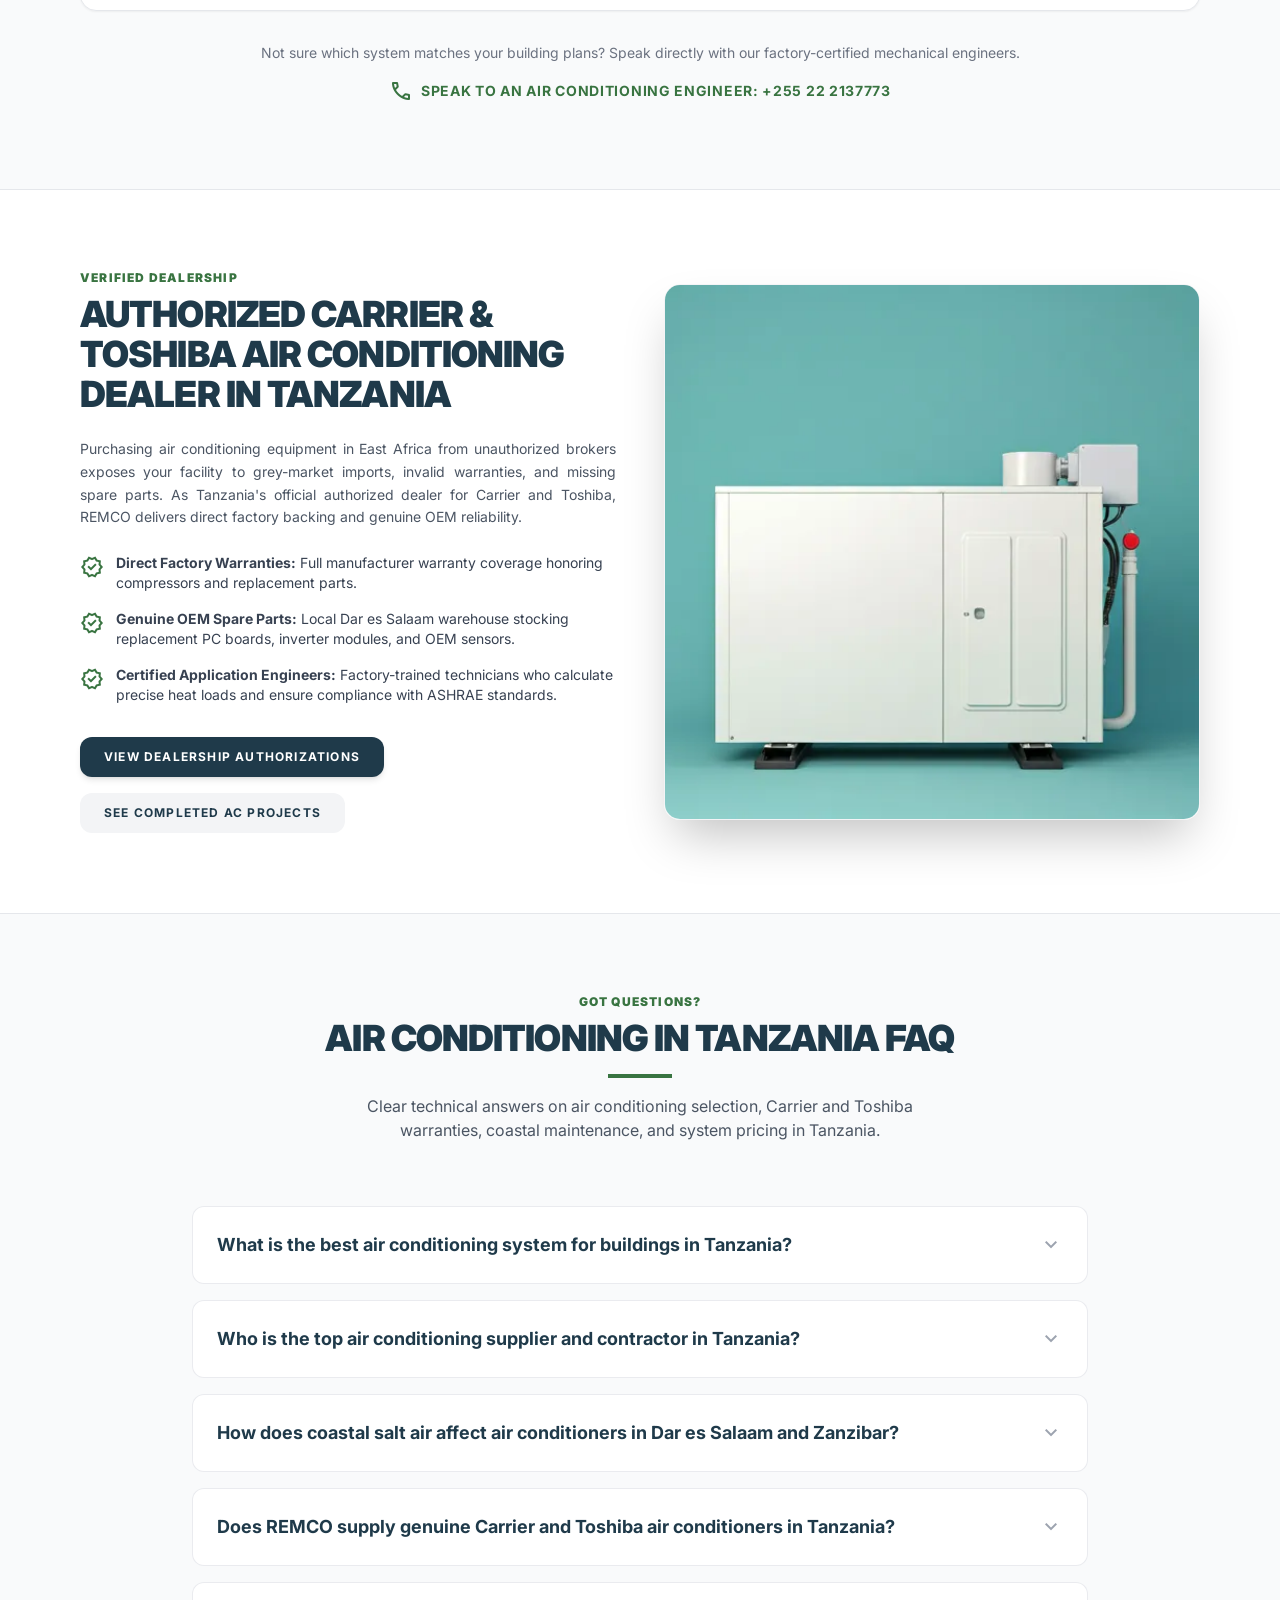
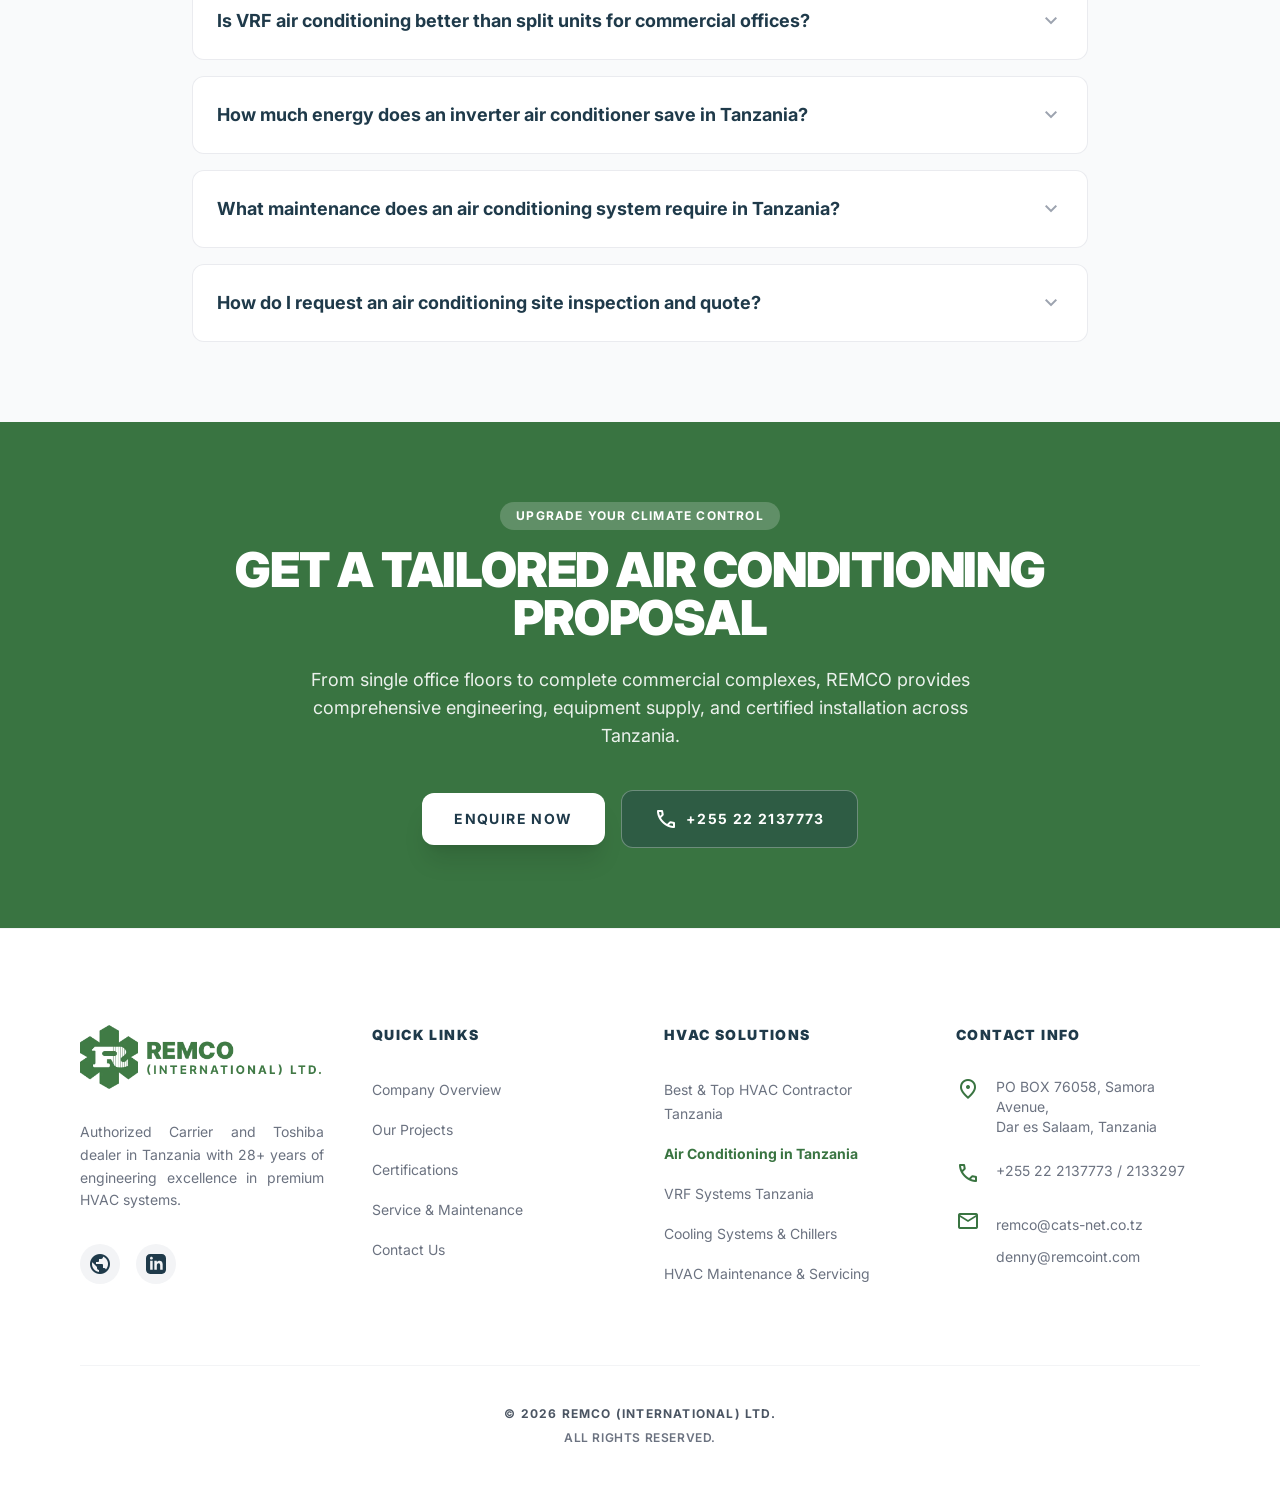
<file: air-conditioning-tanzania.html>
<!DOCTYPE html>
<html class="scroll-smooth" lang="en">

<head>
    <meta charset="utf-8" />
    <meta content="width=device-width, initial-scale=1.0" name="viewport" />
    <title>Air Conditioning in Tanzania | Best &amp; Top Commercial AC Systems - REMCO</title>
    <meta name="description" content="Looking for premier air conditioning in Tanzania? REMCO is the authorized Carrier and Toshiba partner delivering high-efficiency VRF, ducted splits, chillers, and 24/7 service across Dar es Salaam, Zanzibar, Dodoma, and Arusha. Call +255 22 2137773." />
    <meta name="keywords" content="air conditioning in tanzania, air conditioning tanzania, best air conditioning in tanzania, top air conditioning tanzania, commercial air conditioning tanzania, air conditioner suppliers tanzania, carrier air conditioning tanzania, toshiba air conditioning tanzania, split air conditioner dar es salaam, VRF air conditioning tanzania, central air conditioning dar es salaam" />
    <meta name="author" content="REMCO (International) Ltd" />
    <meta name="robots" content="index, follow, max-snippet:-1, max-image-preview:large, max-video-preview:-1" />
    <link rel="canonical" href="https://remcointernational.com/air-conditioning-tanzania" />

    <!-- Favicon / App Icons -->
    <link rel="icon" type="image/png" href="assets/favicon.png" />
    <link rel="apple-touch-icon" href="assets/favicon.png" />

    <!-- Geographic SEO Metadata (Tanzania & East Africa) -->
    <meta name="geo.region" content="TZ-02" />
    <meta name="geo.placename" content="Dar es Salaam, Tanzania" />
    <meta name="geo.position" content="-6.8163;39.2888" />
    <meta name="ICBM" content="-6.8163, 39.2888" />

    <!-- Open Graph / Social Media -->
    <meta property="og:type" content="website" />
    <meta property="og:url" content="https://remcointernational.com/air-conditioning-tanzania" />
    <meta property="og:title" content="Air Conditioning in Tanzania | Best &amp; Top Commercial AC Systems - REMCO" />
    <meta property="og:description" content="Looking for premier air conditioning in Tanzania? REMCO is the authorized Carrier and Toshiba partner delivering high-efficiency VRF, ducted splits, chillers, and 24/7 service." />
    <meta property="og:image" content="https://remcointernational.com/assets/hero-image.webp" />
    <meta property="og:site_name" content="REMCO (International) Ltd" />
    <meta property="og:locale" content="en_TZ" />

    <!-- Twitter Cards -->
    <meta name="twitter:card" content="summary_large_image" />
    <meta name="twitter:url" content="https://remcointernational.com/air-conditioning-tanzania" />
    <meta name="twitter:title" content="Air Conditioning in Tanzania | Best &amp; Top Commercial AC Systems - REMCO" />
    <meta name="twitter:description" content="Looking for premier air conditioning in Tanzania? REMCO is the authorized Carrier and Toshiba partner delivering high-efficiency VRF, ducted splits, chillers, and 24/7 service." />
    <meta name="twitter:image" content="https://remcointernational.com/assets/hero-image.webp" />

    <!-- Performance & Preconnects -->
    <link rel="preconnect" href="https://fonts.googleapis.com" />
    <link rel="preconnect" href="https://fonts.gstatic.com" crossorigin />
    <link rel="dns-prefetch" href="https://unpkg.com" />

    <!-- Production Compiled Stylesheet -->
    <link rel="stylesheet" href="assets/style.min.css" />

    <!-- Non-render-blocking Web Fonts & Animations -->
    <link rel="stylesheet" href="https://fonts.googleapis.com/css2?family=Inter:wght@300;400;500;600;700;800;900&amp;display=swap" media="print" onload="this.media='all'" />
    <link rel="stylesheet" href="https://fonts.googleapis.com/css2?family=Material+Symbols+Outlined:wght,FILL@100..700,0..1&amp;display=swap" media="print" onload="this.media='all'" />
    <link rel="stylesheet" href="https://unpkg.com/aos@2.3.1/dist/aos.css" media="print" onload="this.media='all'" />
    <noscript>
        <link rel="stylesheet" href="https://fonts.googleapis.com/css2?family=Inter:wght@300;400;500;600;700;800;900&amp;display=swap" />
        <link rel="stylesheet" href="https://fonts.googleapis.com/css2?family=Material+Symbols+Outlined:wght,FILL@100..700,0..1&amp;display=swap" />
        <link rel="stylesheet" href="https://unpkg.com/aos@2.3.1/dist/aos.css" />
    </noscript>

    <!-- Structured Data (JSON-LD) -->
    <script type="application/ld+json">
    {
      "@context": "https://schema.org",
      "@graph": [
        {
          "@type": "WebPage",
          "@id": "https://remcointernational.com/air-conditioning-tanzania#webpage",
          "url": "https://remcointernational.com/air-conditioning-tanzania",
          "name": "Air Conditioning in Tanzania | Best & Top Commercial AC Systems - REMCO",
          "description": "Looking for commercial air conditioning in Tanzania? REMCO provides Carrier & Toshiba VRF systems, ducted inverters, rooftop packaged units, and industrial chillers. Call +255 22 2137773.",
          "isPartOf": {
            "@type": "WebSite",
            "@id": "https://remcointernational.com/#website",
            "name": "REMCO International",
            "url": "https://remcointernational.com/"
          }
        },
        {
          "@type": "BreadcrumbList",
          "itemListElement": [
            {
              "@type": "ListItem",
              "position": 1,
              "name": "Home",
              "item": "https://remcointernational.com/"
            },
            {
              "@type": "ListItem",
              "position": 2,
              "name": "Air Conditioning Tanzania",
              "item": "https://remcointernational.com/air-conditioning-tanzania"
            }
          ]
        },
        {
          "@type": "Service",
          "@id": "https://remcointernational.com/air-conditioning-tanzania#service",
          "name": "Air Conditioning in Tanzania - Commercial & Industrial Cooling",
          "alternateName": [
            "Air Conditioning in Tanzania",
            "Best Air Conditioning Tanzania",
            "Top Air Conditioning Suppliers Tanzania",
            "Carrier Air Conditioning Tanzania",
            "Toshiba AC Tanzania"
          ],
          "serviceType": "Air Conditioning Installation, Engineering & Supply",
          "provider": {
            "@type": "HVACBusiness",
            "@id": "https://remcointernational.com/#organization",
            "name": "REMCO (International) Ltd",
            "url": "https://remcointernational.com/",
            "telephone": "+255 22 2137773",
            "address": {
              "@type": "PostalAddress",
              "streetAddress": "Samora Avenue, PO BOX 76058",
              "addressLocality": "Dar es Salaam",
              "addressCountry": "TZ"
            }
          },
          "areaServed": [
            { "@type": "City", "name": "Dar es Salaam" },
            { "@type": "City", "name": "Dodoma" },
            { "@type": "City", "name": "Arusha" },
            { "@type": "City", "name": "Mwanza" },
            { "@type": "City", "name": "Zanzibar" },
            { "@type": "Country", "name": "Tanzania" }
          ],
          "description": "Engineered air conditioning systems across Tanzania: Carrier and Toshiba VRF, concealed ducted splits, chillers, and tropicalized anti-corrosion cooling solutions.",
          "knowsAbout": [
            "Air Conditioning in Tanzania",
            "Commercial Air Conditioning Tanzania",
            "Carrier Air Conditioning Systems",
            "Toshiba Air Conditioning",
            "Variable Refrigerant Flow (VRF)",
            "Chilled Water Air Conditioning",
            "Coastal Climate Anti-Corrosion Cooling"
          ]
        },
        {
          "@type": "FAQPage",
          "@id": "https://remcointernational.com/air-conditioning-tanzania#faq",
          "mainEntity": [
            {
              "@type": "Question",
              "name": "What is the best air conditioning system for buildings in Tanzania?",
              "acceptedAnswer": {
                "@type": "Answer",
                "text": "For commercial multi-room buildings, hotels, and office complexes in Tanzania, Variable Refrigerant Flow (VRF) systems from Carrier and Toshiba are widely considered the best solution due to their ability to modulate cooling per room and achieve up to 40% energy savings. For large facilities like shopping centres and hospital complexes, central chilled water systems offer superior large-tonnage efficiency."
              }
            },
            {
              "@type": "Question",
              "name": "Who is the top air conditioning supplier and contractor in Tanzania?",
              "acceptedAnswer": {
                "@type": "Answer",
                "text": "REMCO (International) Ltd is recognized as the leading air conditioning contractor and authorized dealer for Carrier and Toshiba in Tanzania. Established in 1997, REMCO provides turnkey design, supply, certified installation, and 24/7 preventative maintenance support across Dar es Salaam, Dodoma, Arusha, and Zanzibar."
              }
            },
            {
              "@type": "Question",
              "name": "How does coastal salt air affect air conditioners in Dar es Salaam and Zanzibar?",
              "acceptedAnswer": {
                "@type": "Answer",
                "text": "The high humidity and saline marine atmosphere in Dar es Salaam and Zanzibar rapidly corrode standard aluminum condenser fins. REMCO installs Carrier and Toshiba air conditioners engineered with Blygold or Blue Fin anti-corrosion coil coatings and polyurethane casing protections that prevent oxidation and double equipment lifespan."
              }
            },
            {
              "@type": "Question",
              "name": "Does REMCO supply genuine Carrier and Toshiba air conditioners in Tanzania?",
              "acceptedAnswer": {
                "@type": "Answer",
                "text": "Yes, REMCO is the direct authorized partner for both Carrier and Toshiba in Tanzania. All equipment is 100% authentic, backed by direct manufacturer factory warranties, with genuine OEM spare parts warehoused locally in Dar es Salaam."
              }
            },
            {
              "@type": "Question",
              "name": "Is VRF air conditioning better than split units for commercial offices?",
              "acceptedAnswer": {
                "@type": "Answer",
                "text": "Yes. While standalone split units require separate outdoor compressors cluttering building facades, a single VRF outdoor unit can power dozens of indoor cassettes with individual climate zoning, computerized central monitoring, and lower electricity consumption."
              }
            },
            {
              "@type": "Question",
              "name": "How much energy does an inverter air conditioner save in Tanzania?",
              "acceptedAnswer": {
                "@type": "Answer",
                "text": "Modern Carrier and Toshiba inverter air conditioners adjust compressor motor speed continuously rather than cycling on and off. This reduces electrical consumption by 30% to 50% compared to traditional non-inverter systems in Tanzania's year-round tropical climate."
              }
            },
            {
              "@type": "Question",
              "name": "What maintenance does an air conditioning system require in Tanzania?",
              "acceptedAnswer": {
                "@type": "Answer",
                "text": "Due to dust and coastal salt air, commercial AC systems in Tanzania require quarterly filter cleaning, coil descaling, refrigerant pressure diagnostics, and electrical contactor inspection. REMCO provides custom Annual Maintenance Contracts (AMC) with guaranteed response times."
              }
            },
            {
              "@type": "Question",
              "name": "How do I request an air conditioning site inspection and quote?",
              "acceptedAnswer": {
                "@type": "Answer",
                "text": "You can request a free consultation and cooling load calculation by calling REMCO at +255 22 2137773 / 2133297, emailing remco@cats-net.co.tz, or visiting our head office on Samora Avenue, Dar es Salaam."
              }
            }
          ]
        }
      ]
    }
    </script>
</head>

<body class="bg-background-light text-navy font-display flex flex-col min-h-screen">

    <!-- 1. Top Contact Strip -->
    <div class="bg-navy text-white/90 py-2 px-4 sm:px-6 lg:px-20 flex justify-center sm:justify-between items-center text-xs font-medium border-b border-white/10">
        <div class="flex items-center gap-6">
            <a href="tel:+255222137773" class="flex items-center gap-2 hover:text-white transition-colors">
                <span class="material-symbols-outlined text-sm">call</span>
                <span class="tracking-wide">+255 22 2137773 / 2133297</span>
            </a>
            <span class="hidden md:flex items-center gap-2">
                <span class="material-symbols-outlined text-sm">mail</span>
                <a href="mailto:remco@cats-net.co.tz" class="hover:text-white transition-colors py-1 inline-block">remco@cats-net.co.tz</a>
                <span class="text-white/40">/</span>
                <a href="mailto:denny@remcoint.com" class="hover:text-white transition-colors py-1 inline-block">denny@remcoint.com</a>
            </span>
        </div>
        <div class="hidden md:flex gap-4 items-center text-white/70">
            <span>Official Carrier &amp; Toshiba Dealer | Commercial HVAC Contractor</span>
            <div class="h-3 w-px bg-white/20"></div>
            <span>Dar es Salaam, Tanzania</span>
        </div>
    </div>

    <!-- 2. Navigation Header -->
    <nav class="sticky top-0 z-50 bg-white/95 backdrop-blur-md shadow-sm border-b border-gray-100 px-6 lg:px-20 py-4">
        <div class="max-w-7xl mx-auto flex items-center justify-between">
            <div class="flex items-center gap-10 xl:gap-16">
                <a href="index.html" class="flex items-center">
                    <img src="assets/logo.webp" alt="REMCO (International) Ltd - Premier Air Conditioning Solutions" width="168" height="56" class="h-12 md:h-14 w-auto object-contain" />
                </a>
                <div class="hidden lg:flex items-center gap-8">
                    <a class="text-navy text-sm font-bold uppercase tracking-wider hover:text-primary transition-colors" href="index.html">Home</a>
                    <a class="text-navy text-sm font-bold uppercase tracking-wider hover:text-primary transition-colors" href="about.html">About</a>
                    <a class="text-navy text-sm font-bold uppercase tracking-wider hover:text-primary transition-colors" href="solutions.html">Solutions</a>
                    <a class="text-navy text-sm font-bold uppercase tracking-wider hover:text-primary transition-colors" href="projects.html">Projects</a>
                    <a class="text-navy text-sm font-bold uppercase tracking-wider hover:text-primary transition-colors" href="certifications.html">Certifications</a>
                    <a class="text-navy text-sm font-bold uppercase tracking-wider hover:text-primary transition-colors" href="contact.html">Contact</a>
                </div>
            </div>
            <div class="flex items-center gap-2 sm:gap-4">
                <a href="contact.html" class="bg-primary text-white px-4 md:px-6 py-2 md:py-2.5 rounded-lg text-[10px] sm:text-xs md:text-sm font-bold uppercase tracking-widest hover:bg-primary/90 transition-all shadow-md active:scale-95">
                    Enquire Now
                </a>
                <button onclick="toggleMenu()" class="lg:hidden text-navy p-2 hover:bg-gray-100 rounded-lg transition-colors" aria-label="Toggle Menu">
                    <span class="material-symbols-outlined text-3xl">menu</span>
                </button>
            </div>
        </div>
    </nav>

    <!-- Mobile Menu Drawer -->
    <div id="mobileMenu" class="fixed inset-0 z-[60] lg:hidden hidden">
        <div class="absolute inset-0 bg-navy/60 backdrop-blur-sm" onclick="toggleMenu()"></div>
        <div class="absolute right-0 top-0 bottom-0 w-[300px] bg-white shadow-2xl flex flex-col p-8 transform translate-x-full transition-transform duration-300" id="mobileMenuContent">
            <div class="flex items-center justify-between mb-10">
                <img src="assets/logo.webp" alt="REMCO" width="140" height="40" class="h-10 w-auto" />
                <button onclick="toggleMenu()" class="text-navy p-2 hover:bg-gray-100 rounded-lg transition-colors" aria-label="Close Menu">
                    <span class="material-symbols-outlined text-3xl">close</span>
                </button>
            </div>
            <div class="flex flex-col gap-6">
                <a href="index.html" class="text-navy text-lg font-bold uppercase tracking-widest hover:text-primary transition-colors">Home</a>
                <a href="about.html" class="text-navy text-lg font-bold uppercase tracking-widest hover:text-primary transition-colors">About</a>
                <a href="solutions.html" class="text-navy text-lg font-bold uppercase tracking-widest hover:text-primary transition-colors">Solutions</a>
                <a href="projects.html" class="text-navy text-lg font-bold uppercase tracking-widest hover:text-primary transition-colors">Projects</a>
                <a href="certifications.html" class="text-navy text-lg font-bold uppercase tracking-widest hover:text-primary transition-colors">Certifications</a>
                <a href="contact.html" class="text-navy text-lg font-bold uppercase tracking-widest hover:text-primary transition-colors">Contact</a>
            </div>
            <div class="mt-auto pt-6 border-t border-gray-100 flex flex-col gap-3">
                <a href="contact.html" class="w-full bg-primary text-white text-center py-3.5 rounded-xl font-bold uppercase tracking-widest shadow-md text-xs hover:bg-primary/90 transition-all">
                    Enquire Now
                </a>
            </div>
        </div>
    </div>

    <!-- MAIN CONTENT -->
    <main class="flex-grow">
        <!-- Hero Section -->
        <section class="relative bg-navy text-white py-20 lg:py-28 px-6 lg:px-20 overflow-hidden">
            <div class="absolute inset-0 opacity-20">
                <img src="assets/hero-image.webp" alt="Air Conditioning in Tanzania" class="w-full h-full object-cover" />
            </div>
            <div class="relative z-10 max-w-5xl mx-auto text-center" data-aos="fade-up">
                <span class="inline-block bg-white/20 backdrop-blur-sm px-4 py-1.5 rounded-full text-xs font-bold uppercase tracking-[0.2em] mb-4 border border-white/30 text-white">
                    Official Carrier &amp; Toshiba Partner | Tanzania
                </span>
                <h1 class="text-3xl sm:text-4xl lg:text-5xl font-black uppercase tracking-tight mb-6 leading-tight">
                    Air Conditioning in Tanzania &mdash; Engineered Cooling Systems &amp; Supply
                </h1>
                <p class="text-gray-300 text-base sm:text-lg max-w-3xl mx-auto mb-10 leading-relaxed">
                    From multi-zone VRF systems and rooftop packages to high-wall inverter splits and central chilled water plants, REMCO delivers engineered air conditioning solutions optimized for Tanzania's tropical climate, marine humidity, and demanding facility requirements.
                </p>
                <div class="flex flex-wrap items-center justify-center gap-4">
                    <a href="contact.html" class="bg-primary text-white px-8 py-4 rounded-xl text-sm font-bold uppercase tracking-widest hover:bg-primary/90 transition-all shadow-lg hover:shadow-primary/25 active:scale-95">
                        Enquire Now
                    </a>
                    <a href="solutions.html" class="bg-white/10 hover:bg-white/20 text-white border border-white/20 px-8 py-4 rounded-xl text-sm font-bold uppercase tracking-widest transition-all">
                        Explore Systems
                    </a>
                </div>
            </div>
        </section>

        <!-- System Offerings (Expanded 6-Card Grid) -->
        <section class="py-20 px-6 lg:px-20 bg-white">
            <div class="max-w-7xl mx-auto">
                <div class="text-center mb-16" data-aos="fade-up">
                    <span class="text-primary font-black uppercase text-xs tracking-widest block mb-2">Systems We Deliver</span>
                    <h2 class="text-3xl lg:text-4xl font-black text-navy uppercase tracking-tight">Complete Air Conditioning Solutions in Tanzania</h2>
                    <div class="h-1 w-16 bg-primary mx-auto mt-4 mb-4"></div>
                    <p class="text-gray-600 text-sm md:text-base max-w-2xl mx-auto">
                        Engineered climate control for corporate headquarters, hospitality resorts, medical facilities, shopping centres, and mission-critical data hubs.
                    </p>
                </div>

                <div class="grid grid-cols-1 md:grid-cols-2 lg:grid-cols-3 gap-8">
                    <!-- Card 1: VRF -->
                    <div class="bg-gray-50 p-8 rounded-2xl border border-gray-100 hover:border-primary/30 transition-all hover:shadow-lg flex flex-col justify-between" data-aos="fade-up" data-aos-delay="100">
                        <div>
                            <div class="w-12 h-12 bg-primary/10 rounded-xl flex items-center justify-center text-primary mb-6">
                                <span class="material-symbols-outlined text-2xl">apartment</span>
                            </div>
                            <h3 class="text-xl font-black text-navy uppercase mb-3">Multi-Zone Commercial VRF</h3>
                            <p class="text-gray-600 text-sm leading-relaxed mb-6">
                                High-efficiency Variable Refrigerant Flow systems by Toshiba and Carrier. Individual room temperature control, up to 64 indoor units per system, and up to 40% energy reduction.
                            </p>
                        </div>
                        <a href="vrf-systems-tanzania.html" class="text-primary font-bold text-xs uppercase tracking-wider inline-flex items-center gap-1 hover:underline">
                            VRF Systems Tanzania <span class="material-symbols-outlined text-sm">arrow_forward</span>
                        </a>
                    </div>

                    <!-- Card 2: Rooftop Packaged -->
                    <div class="bg-gray-50 p-8 rounded-2xl border border-gray-100 hover:border-primary/30 transition-all hover:shadow-lg flex flex-col justify-between" data-aos="fade-up" data-aos-delay="200">
                        <div>
                            <div class="w-12 h-12 bg-primary/10 rounded-xl flex items-center justify-center text-primary mb-6">
                                <span class="material-symbols-outlined text-2xl">deck</span>
                            </div>
                            <h3 class="text-xl font-black text-navy uppercase mb-3">Rooftop Packaged Units</h3>
                            <p class="text-gray-600 text-sm leading-relaxed mb-6">
                                Heavy-duty all-in-one cooling systems ideal for supermarkets, assembly halls, logistics warehouses, and low-rise commercial structures requiring high airflow and robust outdoor reliability.
                            </p>
                        </div>
                        <a href="solutions.html#packaged-units" class="text-primary font-bold text-xs uppercase tracking-wider inline-flex items-center gap-1 hover:underline">
                            Packaged Systems <span class="material-symbols-outlined text-sm">arrow_forward</span>
                        </a>
                    </div>

                    <!-- Card 3: Ducted Concealed & Cassettes -->
                    <div class="bg-gray-50 p-8 rounded-2xl border border-gray-100 hover:border-primary/30 transition-all hover:shadow-lg flex flex-col justify-between" data-aos="fade-up" data-aos-delay="300">
                        <div>
                            <div class="w-12 h-12 bg-primary/10 rounded-xl flex items-center justify-center text-primary mb-6">
                                <span class="material-symbols-outlined text-2xl">air</span>
                            </div>
                            <h3 class="text-xl font-black text-navy uppercase mb-3">Ducted Concealed &amp; Cassettes</h3>
                            <p class="text-gray-600 text-sm leading-relaxed mb-6">
                                Concealed ducted splits and 4-way ceiling cassettes offering whisper-quiet climate control, seamless architectural aesthetics, and 360-degree airflow distribution for corporate suites and luxury hospitality.
                            </p>
                        </div>
                        <a href="solutions.html" class="text-primary font-bold text-xs uppercase tracking-wider inline-flex items-center gap-1 hover:underline">
                            Explore Ducted Units <span class="material-symbols-outlined text-sm">arrow_forward</span>
                        </a>
                    </div>

                    <!-- Card 4: High-Wall Inverter Splits -->
                    <div class="bg-gray-50 p-8 rounded-2xl border border-gray-100 hover:border-primary/30 transition-all hover:shadow-lg flex flex-col justify-between" data-aos="fade-up" data-aos-delay="100">
                        <div>
                            <div class="w-12 h-12 bg-primary/10 rounded-xl flex items-center justify-center text-primary mb-6">
                                <span class="material-symbols-outlined text-2xl">mode_fan</span>
                            </div>
                            <h3 class="text-xl font-black text-navy uppercase mb-3">High-Wall Inverter Splits</h3>
                            <p class="text-gray-600 text-sm leading-relaxed mb-6">
                                Premium Carrier and Toshiba wall-mounted inverter split air conditioners with high energy star ratings, rapid cooling modes, whisper-quiet operation, and advanced PM2.5 air filtration.
                            </p>
                        </div>
                        <a href="contact.html" class="text-primary font-bold text-xs uppercase tracking-wider inline-flex items-center gap-1 hover:underline">
                            Request Split Pricing <span class="material-symbols-outlined text-sm">arrow_forward</span>
                        </a>
                    </div>

                    <!-- Card 5: Chilled Water Systems -->
                    <div class="bg-gray-50 p-8 rounded-2xl border border-gray-100 hover:border-primary/30 transition-all hover:shadow-lg flex flex-col justify-between" data-aos="fade-up" data-aos-delay="200">
                        <div>
                            <div class="w-12 h-12 bg-primary/10 rounded-xl flex items-center justify-center text-primary mb-6">
                                <span class="material-symbols-outlined text-2xl">ac_unit</span>
                            </div>
                            <h3 class="text-xl font-black text-navy uppercase mb-3">Central Chiller Plants</h3>
                            <p class="text-gray-600 text-sm leading-relaxed mb-6">
                                Large-scale Carrier AquaForce and AquaSnap water-cooled and air-cooled chiller systems for major commercial towers, international airport terminals, and hospital complexes in East Africa.
                            </p>
                        </div>
                        <a href="cooling-systems-tanzania.html" class="text-primary font-bold text-xs uppercase tracking-wider inline-flex items-center gap-1 hover:underline">
                            Chiller Systems Tanzania <span class="material-symbols-outlined text-sm">arrow_forward</span>
                        </a>
                    </div>

                    <!-- Card 6: Precision Close Control -->
                    <div class="bg-gray-50 p-8 rounded-2xl border border-gray-100 hover:border-primary/30 transition-all hover:shadow-lg flex flex-col justify-between" data-aos="fade-up" data-aos-delay="300">
                        <div>
                            <div class="w-12 h-12 bg-primary/10 rounded-xl flex items-center justify-center text-primary mb-6">
                                <span class="material-symbols-outlined text-2xl">dns</span>
                            </div>
                            <h3 class="text-xl font-black text-navy uppercase mb-3">Precision Data Centre AC</h3>
                            <p class="text-gray-600 text-sm leading-relaxed mb-6">
                                Mission-critical Close Control Units (CCU) maintaining exact temperature (&plusmn;0.5&deg;C) and relative humidity tolerances for financial banking servers, telecom nodes, and data centres.
                            </p>
                        </div>
                        <a href="solutions.html#close-control" class="text-primary font-bold text-xs uppercase tracking-wider inline-flex items-center gap-1 hover:underline">
                            Precision Cooling <span class="material-symbols-outlined text-sm">arrow_forward</span>
                        </a>
                    </div>
                </div>
            </div>
        </section>

        <!-- Engineered for Tanzania's Climate -->
        <section class="py-20 px-6 lg:px-20 bg-navy text-white">
            <div class="max-w-7xl mx-auto">
                <div class="text-center mb-16" data-aos="fade-up">
                    <span class="text-white/80 font-bold uppercase text-xs tracking-widest block mb-2">Tropical Engineering</span>
                    <h2 class="text-3xl lg:text-4xl font-black uppercase tracking-tight">Built for Tanzania’s Coastal &amp; Tropical Climate</h2>
                    <div class="h-1 w-16 bg-white/40 mx-auto mt-4 mb-4"></div>
                    <p class="text-gray-300 text-sm md:text-base max-w-2xl mx-auto">
                        Dar es Salaam, Tanga, and Zanzibar require specialized mechanical protection to withstand saline coastal air, relentless ambient heat, and unstable power grids.
                    </p>
                </div>

                <div class="grid grid-cols-1 md:grid-cols-3 gap-8">
                    <div class="bg-white/5 p-8 rounded-2xl border border-white/10" data-aos="fade-up" data-aos-delay="100">
                        <span class="material-symbols-outlined text-white text-3xl mb-4">water_drop</span>
                        <h3 class="text-lg font-bold uppercase mb-2">Anti-Corrosion Coated Coils</h3>
                        <p class="text-gray-300 text-xs leading-relaxed">Condenser coils protected with certified Blygold or Blue Fin hydrophobic coatings to prevent salt-spray galvanic corrosion and guarantee 15+ years of operational life in coastal zones.</p>
                    </div>

                    <div class="bg-white/5 p-8 rounded-2xl border border-white/10" data-aos="fade-up" data-aos-delay="200">
                        <span class="material-symbols-outlined text-white text-3xl mb-4">thermostat</span>
                        <h3 class="text-lg font-bold uppercase mb-2">52°C High-Ambient Compressors</h3>
                        <p class="text-gray-300 text-xs leading-relaxed">Equipped with tropicalized Carrier and Toshiba twin-rotary inverter compressors engineered to deliver 100% rated cooling capacity even in intense tropical heat exceeding 48°C to 52°C.</p>
                    </div>

                    <div class="bg-white/5 p-8 rounded-2xl border border-white/10" data-aos="fade-up" data-aos-delay="300">
                        <span class="material-symbols-outlined text-white text-3xl mb-4">bolt</span>
                        <h3 class="text-lg font-bold uppercase mb-2">Grid Surge &amp; Voltage Protection</h3>
                        <p class="text-gray-300 text-xs leading-relaxed">Integrated phase reversal protection, automatic low/high voltage cutoffs, and wide operating voltage tolerances (340V to 440V) to shield sensitive inverter electronics from local grid fluctuations.</p>
                    </div>
                </div>
            </div>
        </section>

        <!-- Air Conditioning System Selection Guide & Comparison Table -->
        <section class="py-20 px-6 lg:px-20 bg-gray-50 border-b border-gray-200">
            <div class="max-w-7xl mx-auto">
                <div class="text-center mb-16" data-aos="fade-up">
                    <span class="text-primary font-black uppercase text-xs tracking-widest block mb-2">Technical Guidance</span>
                    <h2 class="text-3xl lg:text-4xl font-black text-navy uppercase tracking-tight">Air Conditioning System Selection Matrix</h2>
                    <div class="h-1 w-16 bg-primary mx-auto mt-4 mb-4"></div>
                    <p class="text-gray-600 text-sm md:text-base max-w-2xl mx-auto">
                        Compare commercial air conditioning configurations by capacity, energy efficiency, and ideal application in Tanzania.
                    </p>
                </div>

                <div class="overflow-x-auto bg-white rounded-2xl shadow-sm border border-gray-200 p-2" data-aos="fade-up">
                    <table class="w-full text-left text-sm text-gray-600 min-w-[640px]">
                        <thead class="bg-navy text-white text-xs uppercase tracking-wider">
                            <tr>
                                <th class="py-4 px-6 rounded-tl-xl">AC System Type</th>
                                <th class="py-4 px-6">Ideal Facility Type</th>
                                <th class="py-4 px-6">Cooling Capacity</th>
                                <th class="py-4 px-6">Energy Efficiency</th>
                                <th class="py-4 px-6 rounded-tr-xl">Key Advantage</th>
                            </tr>
                        </thead>
                        <tbody class="divide-y divide-gray-100">
                            <tr class="hover:bg-gray-50 transition-colors">
                                <td class="py-4 px-6 font-bold text-navy">Toshiba / Carrier VRF</td>
                                <td class="py-4 px-6">Commercial Towers, Hotels, Offices</td>
                                <td class="py-4 px-6">10 kW &ndash; 300+ kW</td>
                                <td class="py-4 px-6 text-emerald-600 font-bold">Ultra-High (COP &gt; 4.2)</td>
                                <td class="py-4 px-6">Independent zone control &amp; up to 40% energy savings</td>
                            </tr>
                            <tr class="hover:bg-gray-50 transition-colors">
                                <td class="py-4 px-6 font-bold text-navy">Ducted Concealed Splits</td>
                                <td class="py-4 px-6">Luxury Residences, Executive Suites</td>
                                <td class="py-4 px-6">5 kW &ndash; 25 kW</td>
                                <td class="py-4 px-6 text-emerald-600 font-bold">High (Inverter)</td>
                                <td class="py-4 px-6">Invisible installation with discrete architectural grilles</td>
                            </tr>
                            <tr class="hover:bg-gray-50 transition-colors">
                                <td class="py-4 px-6 font-bold text-navy">Rooftop Packaged AC</td>
                                <td class="py-4 px-6">Supermarkets, Warehouses, Halls</td>
                                <td class="py-4 px-6">20 kW &ndash; 150 kW</td>
                                <td class="py-4 px-6 text-blue-600 font-bold">Medium-High</td>
                                <td class="py-4 px-6">Single-unit outdoor footprint &amp; simple duct routing</td>
                            </tr>
                            <tr class="hover:bg-gray-50 transition-colors">
                                <td class="py-4 px-6 font-bold text-navy">Central Chilled Water</td>
                                <td class="py-4 px-6">Hospitals, Airports, Major Complexes</td>
                                <td class="py-4 px-6">100 kW &ndash; 3,000+ kW</td>
                                <td class="py-4 px-6 text-emerald-600 font-bold">Extreme at Scale</td>
                                <td class="py-4 px-6">Longest operational lifespan (&gt;25 yrs) &amp; low refrigerant volume</td>
                            </tr>
                            <tr class="hover:bg-gray-50 transition-colors">
                                <td class="py-4 px-6 font-bold text-navy">High-Wall Inverter Splits</td>
                                <td class="py-4 px-6">Individual Offices, Server Closets</td>
                                <td class="py-4 px-6">2.5 kW &ndash; 8 kW</td>
                                <td class="py-4 px-6 text-emerald-600 font-bold">High</td>
                                <td class="py-4 px-6">Fast installation, affordable capital cost &amp; easy servicing</td>
                            </tr>
                        </tbody>
                    </table>
                </div>

                <div class="mt-8 text-center">
                    <p class="text-sm text-gray-500 mb-4">Not sure which system matches your building plans? Speak directly with our factory-certified mechanical engineers.</p>
                    <a href="tel:+255222137773" class="inline-flex items-center gap-2 text-primary font-bold text-sm uppercase tracking-wider hover:underline">
                        <span class="material-symbols-outlined text-base">call</span> Speak to an Air Conditioning Engineer: +255 22 2137773
                    </a>
                </div>
            </div>
        </section>

        <!-- Authorized Carrier & Toshiba Dealer Advantage Section -->
        <section class="py-20 px-6 lg:px-20 bg-white">
            <div class="max-w-7xl mx-auto">
                <div class="grid grid-cols-1 lg:grid-cols-2 gap-12 items-center">
                    <div data-aos="fade-right">
                        <span class="text-primary font-black uppercase text-xs tracking-widest block mb-2">Verified Dealership</span>
                        <h2 class="text-3xl lg:text-4xl font-black text-navy uppercase tracking-tight mb-6">
                            Authorized Carrier &amp; Toshiba Air Conditioning Dealer in Tanzania
                        </h2>
                        <p class="text-gray-600 text-sm sm:text-base leading-relaxed mb-6">
                            Purchasing air conditioning equipment in East Africa from unauthorized brokers exposes your facility to grey-market imports, invalid warranties, and missing spare parts. As Tanzania's official authorized dealer for Carrier and Toshiba, REMCO delivers direct factory backing and genuine OEM reliability.
                        </p>
                        <ul class="space-y-4 text-sm text-gray-700 mb-8">
                            <li class="flex items-start gap-3">
                                <span class="material-symbols-outlined text-primary text-xl shrink-0 mt-0.5">verified</span>
                                <span><strong>Direct Factory Warranties:</strong> Full manufacturer warranty coverage honoring compressors and replacement parts.</span>
                            </li>
                            <li class="flex items-start gap-3">
                                <span class="material-symbols-outlined text-primary text-xl shrink-0 mt-0.5">verified</span>
                                <span><strong>Genuine OEM Spare Parts:</strong> Local Dar es Salaam warehouse stocking replacement PC boards, inverter modules, and OEM sensors.</span>
                            </li>
                            <li class="flex items-start gap-3">
                                <span class="material-symbols-outlined text-primary text-xl shrink-0 mt-0.5">verified</span>
                                <span><strong>Certified Application Engineers:</strong> Factory-trained technicians who calculate precise heat loads and ensure compliance with ASHRAE standards.</span>
                            </li>
                        </ul>
                        <div class="flex flex-wrap gap-4">
                            <a href="certifications.html" class="bg-navy text-white px-6 py-3 rounded-xl text-xs font-bold uppercase tracking-widest hover:bg-navy/90 transition-all shadow-md">
                                View Dealership Authorizations
                            </a>
                            <a href="projects.html" class="bg-gray-100 text-navy px-6 py-3 rounded-xl text-xs font-bold uppercase tracking-widest hover:bg-gray-200 transition-all">
                                See Completed AC Projects
                            </a>
                        </div>
                    </div>
                    <div class="relative" data-aos="fade-left">
                        <div class="rounded-2xl overflow-hidden shadow-2xl border border-gray-100">
                            <img src="assets/about-industrial.webp" alt="Carrier and Toshiba Air Conditioning Systems Tanzania" class="w-full h-[440px] object-cover" />
                        </div>
                        <div class="absolute -bottom-6 -left-6 bg-primary text-white p-6 rounded-2xl shadow-xl max-w-xs hidden sm:block">
                            <div class="text-3xl font-black mb-1">28+ Years</div>
                            <div class="text-xs uppercase tracking-wider font-semibold text-white/90">Of Air Conditioning Engineering Excellence in Tanzania (Est. 1997)</div>
                        </div>
                    </div>
                </div>
            </div>
        </section>

        <!-- Interactive 8-Question FAQ Accordion Section -->
        <section class="py-20 px-6 lg:px-20 bg-gray-50 border-t border-gray-200" id="faq">
            <div class="max-w-4xl mx-auto">
                <div class="text-center mb-16" data-aos="fade-up">
                    <span class="text-primary font-black uppercase text-xs tracking-widest block mb-2">Got Questions?</span>
                    <h2 class="text-3xl lg:text-4xl font-black text-navy uppercase tracking-tight">Air Conditioning in Tanzania FAQ</h2>
                    <div class="h-1 w-16 bg-primary mx-auto mt-4 mb-4"></div>
                    <p class="text-gray-600 text-sm md:text-base max-w-xl mx-auto">
                        Clear technical answers on air conditioning selection, Carrier and Toshiba warranties, coastal maintenance, and system pricing in Tanzania.
                    </p>
                </div>

                <div class="space-y-4" data-aos="fade-up">
                    <!-- FAQ 1 -->
                    <details class="group bg-white rounded-xl border border-gray-200/80 p-6 [&_summary::-webkit-details-marker]:hidden cursor-pointer hover:border-primary/40 transition-all open:shadow-md">
                        <summary class="flex justify-between items-center text-navy font-bold text-base md:text-lg group-open:text-primary transition-colors">
                            <span>What is the best air conditioning system for buildings in Tanzania?</span>
                            <span class="material-symbols-outlined text-gray-400 group-open:rotate-180 transition-transform">expand_more</span>
                        </summary>
                        <p class="mt-4 text-gray-600 text-sm leading-relaxed pt-2 border-t border-gray-100">
                            For commercial multi-room buildings, hotels, and office complexes in Tanzania, Variable Refrigerant Flow (VRF) systems from Carrier and Toshiba are widely considered the best solution due to their ability to modulate cooling per room and achieve up to 40% energy savings. For large facilities like shopping centres and hospital complexes, central chilled water systems offer superior large-tonnage efficiency.
                        </p>
                    </details>

                    <!-- FAQ 2 -->
                    <details class="group bg-white rounded-xl border border-gray-200/80 p-6 [&_summary::-webkit-details-marker]:hidden cursor-pointer hover:border-primary/40 transition-all open:shadow-md">
                        <summary class="flex justify-between items-center text-navy font-bold text-base md:text-lg group-open:text-primary transition-colors">
                            <span>Who is the top air conditioning supplier and contractor in Tanzania?</span>
                            <span class="material-symbols-outlined text-gray-400 group-open:rotate-180 transition-transform">expand_more</span>
                        </summary>
                        <p class="mt-4 text-gray-600 text-sm leading-relaxed pt-2 border-t border-gray-100">
                            REMCO (International) Ltd is recognized as the leading air conditioning contractor and authorized dealer for Carrier and Toshiba in Tanzania. Established in 1997, REMCO provides turnkey design, supply, certified installation, and 24/7 preventative maintenance support across Dar es Salaam, Dodoma, Arusha, and Zanzibar.
                        </p>
                    </details>

                    <!-- FAQ 3 -->
                    <details class="group bg-white rounded-xl border border-gray-200/80 p-6 [&_summary::-webkit-details-marker]:hidden cursor-pointer hover:border-primary/40 transition-all open:shadow-md">
                        <summary class="flex justify-between items-center text-navy font-bold text-base md:text-lg group-open:text-primary transition-colors">
                            <span>How does coastal salt air affect air conditioners in Dar es Salaam and Zanzibar?</span>
                            <span class="material-symbols-outlined text-gray-400 group-open:rotate-180 transition-transform">expand_more</span>
                        </summary>
                        <p class="mt-4 text-gray-600 text-sm leading-relaxed pt-2 border-t border-gray-100">
                            The high humidity and saline marine atmosphere in Dar es Salaam and Zanzibar rapidly corrode standard aluminum condenser fins. REMCO installs Carrier and Toshiba air conditioners engineered with Blygold or Blue Fin anti-corrosion coil coatings and polyurethane casing protections that prevent oxidation and double equipment lifespan.
                        </p>
                    </details>

                    <!-- FAQ 4 -->
                    <details class="group bg-white rounded-xl border border-gray-200/80 p-6 [&_summary::-webkit-details-marker]:hidden cursor-pointer hover:border-primary/40 transition-all open:shadow-md">
                        <summary class="flex justify-between items-center text-navy font-bold text-base md:text-lg group-open:text-primary transition-colors">
                            <span>Does REMCO supply genuine Carrier and Toshiba air conditioners in Tanzania?</span>
                            <span class="material-symbols-outlined text-gray-400 group-open:rotate-180 transition-transform">expand_more</span>
                        </summary>
                        <p class="mt-4 text-gray-600 text-sm leading-relaxed pt-2 border-t border-gray-100">
                            Yes, REMCO is the direct authorized partner for both Carrier and Toshiba in Tanzania. All equipment is 100% authentic, backed by direct manufacturer factory warranties, with genuine OEM spare parts warehoused locally in Dar es Salaam.
                        </p>
                    </details>

                    <!-- FAQ 5 -->
                    <details class="group bg-white rounded-xl border border-gray-200/80 p-6 [&_summary::-webkit-details-marker]:hidden cursor-pointer hover:border-primary/40 transition-all open:shadow-md">
                        <summary class="flex justify-between items-center text-navy font-bold text-base md:text-lg group-open:text-primary transition-colors">
                            <span>Is VRF air conditioning better than split units for commercial offices?</span>
                            <span class="material-symbols-outlined text-gray-400 group-open:rotate-180 transition-transform">expand_more</span>
                        </summary>
                        <p class="mt-4 text-gray-600 text-sm leading-relaxed pt-2 border-t border-gray-100">
                            Yes. While standalone split units require separate outdoor compressors cluttering building facades, a single VRF outdoor unit can power dozens of indoor cassettes with individual climate zoning, computerized central monitoring, and lower electricity consumption.
                        </p>
                    </details>

                    <!-- FAQ 6 -->
                    <details class="group bg-white rounded-xl border border-gray-200/80 p-6 [&_summary::-webkit-details-marker]:hidden cursor-pointer hover:border-primary/40 transition-all open:shadow-md">
                        <summary class="flex justify-between items-center text-navy font-bold text-base md:text-lg group-open:text-primary transition-colors">
                            <span>How much energy does an inverter air conditioner save in Tanzania?</span>
                            <span class="material-symbols-outlined text-gray-400 group-open:rotate-180 transition-transform">expand_more</span>
                        </summary>
                        <p class="mt-4 text-gray-600 text-sm leading-relaxed pt-2 border-t border-gray-100">
                            Modern Carrier and Toshiba inverter air conditioners adjust compressor motor speed continuously rather than cycling on and off. This reduces electrical consumption by 30% to 50% compared to traditional non-inverter systems in Tanzania's year-round tropical climate.
                        </p>
                    </details>

                    <!-- FAQ 7 -->
                    <details class="group bg-white rounded-xl border border-gray-200/80 p-6 [&_summary::-webkit-details-marker]:hidden cursor-pointer hover:border-primary/40 transition-all open:shadow-md">
                        <summary class="flex justify-between items-center text-navy font-bold text-base md:text-lg group-open:text-primary transition-colors">
                            <span>What maintenance does an air conditioning system require in Tanzania?</span>
                            <span class="material-symbols-outlined text-gray-400 group-open:rotate-180 transition-transform">expand_more</span>
                        </summary>
                        <p class="mt-4 text-gray-600 text-sm leading-relaxed pt-2 border-t border-gray-100">
                            Due to dust and coastal salt air, commercial AC systems in Tanzania require quarterly filter cleaning, coil descaling, refrigerant pressure diagnostics, and electrical contactor inspection. REMCO provides custom Annual Maintenance Contracts (AMC) with guaranteed response times.
                        </p>
                    </details>

                    <!-- FAQ 8 -->
                    <details class="group bg-white rounded-xl border border-gray-200/80 p-6 [&_summary::-webkit-details-marker]:hidden cursor-pointer hover:border-primary/40 transition-all open:shadow-md">
                        <summary class="flex justify-between items-center text-navy font-bold text-base md:text-lg group-open:text-primary transition-colors">
                            <span>How do I request an air conditioning site inspection and quote?</span>
                            <span class="material-symbols-outlined text-gray-400 group-open:rotate-180 transition-transform">expand_more</span>
                        </summary>
                        <p class="mt-4 text-gray-600 text-sm leading-relaxed pt-2 border-t border-gray-100">
                            You can request a free consultation and cooling load calculation by calling REMCO at +255 22 2137773 / 2133297, emailing remco@cats-net.co.tz, or visiting our head office on Samora Avenue, Dar es Salaam.
                        </p>
                    </details>
                </div>
            </div>
        </section>

        <!-- CTA Funnel Banner -->
        <section class="py-20 px-6 lg:px-20 bg-primary text-white text-center">
            <div class="max-w-4xl mx-auto" data-aos="fade-up">
                <span class="inline-block px-4 py-1.5 rounded-full bg-white/20 text-white font-bold text-xs uppercase tracking-widest mb-4">
                    Upgrade Your Climate Control
                </span>
                <h2 class="text-3xl sm:text-4xl lg:text-5xl font-black uppercase tracking-tight mb-6">
                    Get a Tailored Air Conditioning Proposal
                </h2>
                <p class="text-white/90 text-base sm:text-lg max-w-2xl mx-auto mb-10 leading-relaxed">
                    From single office floors to complete commercial complexes, REMCO provides comprehensive engineering, equipment supply, and certified installation across Tanzania.
                </p>
                <div class="flex flex-wrap items-center justify-center gap-4">
                    <a href="contact.html" class="bg-white text-navy hover:bg-gray-100 px-8 py-4 rounded-xl text-sm font-bold uppercase tracking-widest transition-all shadow-xl active:scale-95">
                        Enquire Now
                    </a>
                    <a href="tel:+255222137773" class="bg-navy/40 hover:bg-navy/60 text-white border border-white/30 px-8 py-4 rounded-xl text-sm font-bold uppercase tracking-widest transition-all flex items-center gap-2">
                        <span class="material-symbols-outlined text-sm">call</span>
                        +255 22 2137773
                    </a>
                </div>
            </div>
        </section>
    </main>

    <!-- 3. Footer -->
    <footer class="bg-white pt-24 pb-12 px-6 lg:px-20 border-t border-gray-100 mt-auto">
        <div class="max-w-7xl mx-auto grid grid-cols-1 md:grid-cols-2 lg:grid-cols-4 gap-12 mb-20">
            <div>
                <div class="flex items-center mb-8">
                    <img src="assets/logo.webp" alt="REMCO (International) Ltd" width="180" height="56" class="h-12 md:h-16 w-auto object-contain" />
                </div>
                <p class="text-gray-500 text-sm leading-relaxed mb-8">Authorized Carrier and Toshiba dealer in Tanzania with 28+ years of engineering excellence in premium HVAC systems.</p>
                <div class="flex gap-4">
                    <a href="https://remcointernational.com" aria-label="REMCO Website" class="w-10 h-10 rounded-full bg-gray-100 flex items-center justify-center text-navy hover:bg-primary hover:text-white transition-colors">
                        <span class="material-symbols-outlined text-lg">public</span>
                    </a>
                    <a href="https://www.linkedin.com/company/remco-international-tz" aria-label="REMCO on LinkedIn" target="_blank" rel="noopener noreferrer" class="w-10 h-10 rounded-full bg-gray-100 flex items-center justify-center text-navy hover:bg-primary hover:text-white transition-colors">
                        <svg class="w-5 h-5" fill="currentColor" viewBox="0 0 24 24" aria-hidden="true">
                            <path fill-rule="evenodd" d="M19 0h-14c-2.761 0-5 2.239-5 5v14c0 2.761 2.239 5 5 5h14c2.762 0 5-2.239 5-5v-14c0-2.761-2.238-5-5-5zm-11 19h-3v-11h3v11zm-1.5-12.268c-.966 0-1.75-.79-1.75-1.764s.784-1.764 1.75-1.764 1.75.79 1.75 1.764-.783 1.764-1.75 1.764zm13.5 12.268h-3v-5.604c0-3.368-4-3.113-4 0v5.604h-3v-11h3v1.765c1.396-2.586 7-2.777 7 2.476v6.759z" clip-rule="evenodd"></path>
                        </svg>
                    </a>
                </div>
            </div>
            <div>
                <h3 class="text-navy font-black text-sm uppercase tracking-widest mb-8">Quick Links</h3>
                <ul class="space-y-4">
                    <li><a href="about.html" class="text-gray-500 text-sm hover:text-primary transition-colors">Company Overview</a></li>
                    <li><a href="projects.html" class="text-gray-500 text-sm hover:text-primary transition-colors">Our Projects</a></li>
                    <li><a href="certifications.html" class="text-gray-500 text-sm hover:text-primary transition-colors">Certifications</a></li>
                    <li><a href="solutions.html" class="text-gray-500 text-sm hover:text-primary transition-colors">Service &amp; Maintenance</a></li>
                    <li><a href="contact.html" class="text-gray-500 text-sm hover:text-primary transition-colors">Contact Us</a></li>
                </ul>
            </div>
            <div>
                <h3 class="text-navy font-black text-sm uppercase tracking-widest mb-8">HVAC Solutions</h3>
                <ul class="space-y-4">
                    <li><a href="hvac-contractor-tanzania.html" class="text-gray-500 text-sm hover:text-primary transition-colors">Best &amp; Top HVAC Contractor Tanzania</a></li>
                    <li><a href="air-conditioning-tanzania.html" class="text-primary font-bold text-sm hover:text-primary transition-colors">Air Conditioning in Tanzania</a></li>
                    <li><a href="vrf-systems-tanzania.html" class="text-gray-500 text-sm hover:text-primary transition-colors">VRF Systems Tanzania</a></li>
                    <li><a href="cooling-systems-tanzania.html" class="text-gray-500 text-sm hover:text-primary transition-colors">Cooling Systems &amp; Chillers</a></li>
                    <li><a href="hvac-maintenance-tanzania.html" class="text-gray-500 text-sm hover:text-primary transition-colors">HVAC Maintenance &amp; Servicing</a></li>
                </ul>
            </div>
            <div>
                <h3 class="text-navy font-black text-sm uppercase tracking-widest mb-8">Contact Info</h3>
                <ul class="space-y-6">
                    <li class="flex gap-4">
                        <span class="material-symbols-outlined text-primary">location_on</span>
                        <span class="text-gray-500 text-sm">PO BOX 76058, Samora Avenue,<br />Dar es Salaam, Tanzania</span>
                    </li>
                    <li class="flex gap-4">
                        <span class="material-symbols-outlined text-primary">call</span>
                        <span class="text-gray-500 text-sm">+255 22 2137773 / 2133297</span>
                    </li>
                    <li class="flex gap-4">
                        <span class="material-symbols-outlined text-primary">mail</span>
                        <span class="text-gray-500 text-sm">
                            <a href="mailto:remco@cats-net.co.tz" class="hover:text-primary transition-colors block py-1.5">remco@cats-net.co.tz</a>
                            <a href="mailto:denny@remcoint.com" class="hover:text-primary transition-colors block py-1.5">denny@remcoint.com</a>
                        </span>
                    </li>
                </ul>
            </div>
        </div>
        <div class="max-w-7xl mx-auto pt-10 border-t border-gray-100 flex flex-col items-center justify-center text-center gap-2">
            <p class="text-gray-600 text-xs uppercase tracking-widest font-bold">
                &copy; 2026 REMCO (International) Ltd.
            </p>
            <p class="text-gray-500 text-xs uppercase tracking-wider font-semibold">
                All Rights Reserved.
            </p>
        </div>
    </footer>

    <script src="https://unpkg.com/aos@2.3.1/dist/aos.js" defer></script>
    <script>
        window.addEventListener('DOMContentLoaded', () => {
            if (typeof AOS !== 'undefined') {
                AOS.init({
                    duration: 800,
                    easing: 'ease-in-out',
                    once: true,
                    mirror: false
                });
            }
        });

        function toggleMenu() {
            const menu = document.getElementById('mobileMenu');
            const content = document.getElementById('mobileMenuContent');
            const isHidden = menu.classList.contains('hidden');

            if (isHidden) {
                menu.classList.remove('hidden');
                setTimeout(() => {
                    content.classList.remove('translate-x-full');
                }, 10);
                document.body.style.overflow = 'hidden';
            } else {
                content.classList.add('translate-x-full');
                setTimeout(() => {
                    menu.classList.add('hidden');
                }, 300);
                document.body.style.overflow = 'auto';
            }
        }
    </script>
</body>
</html>
</file>
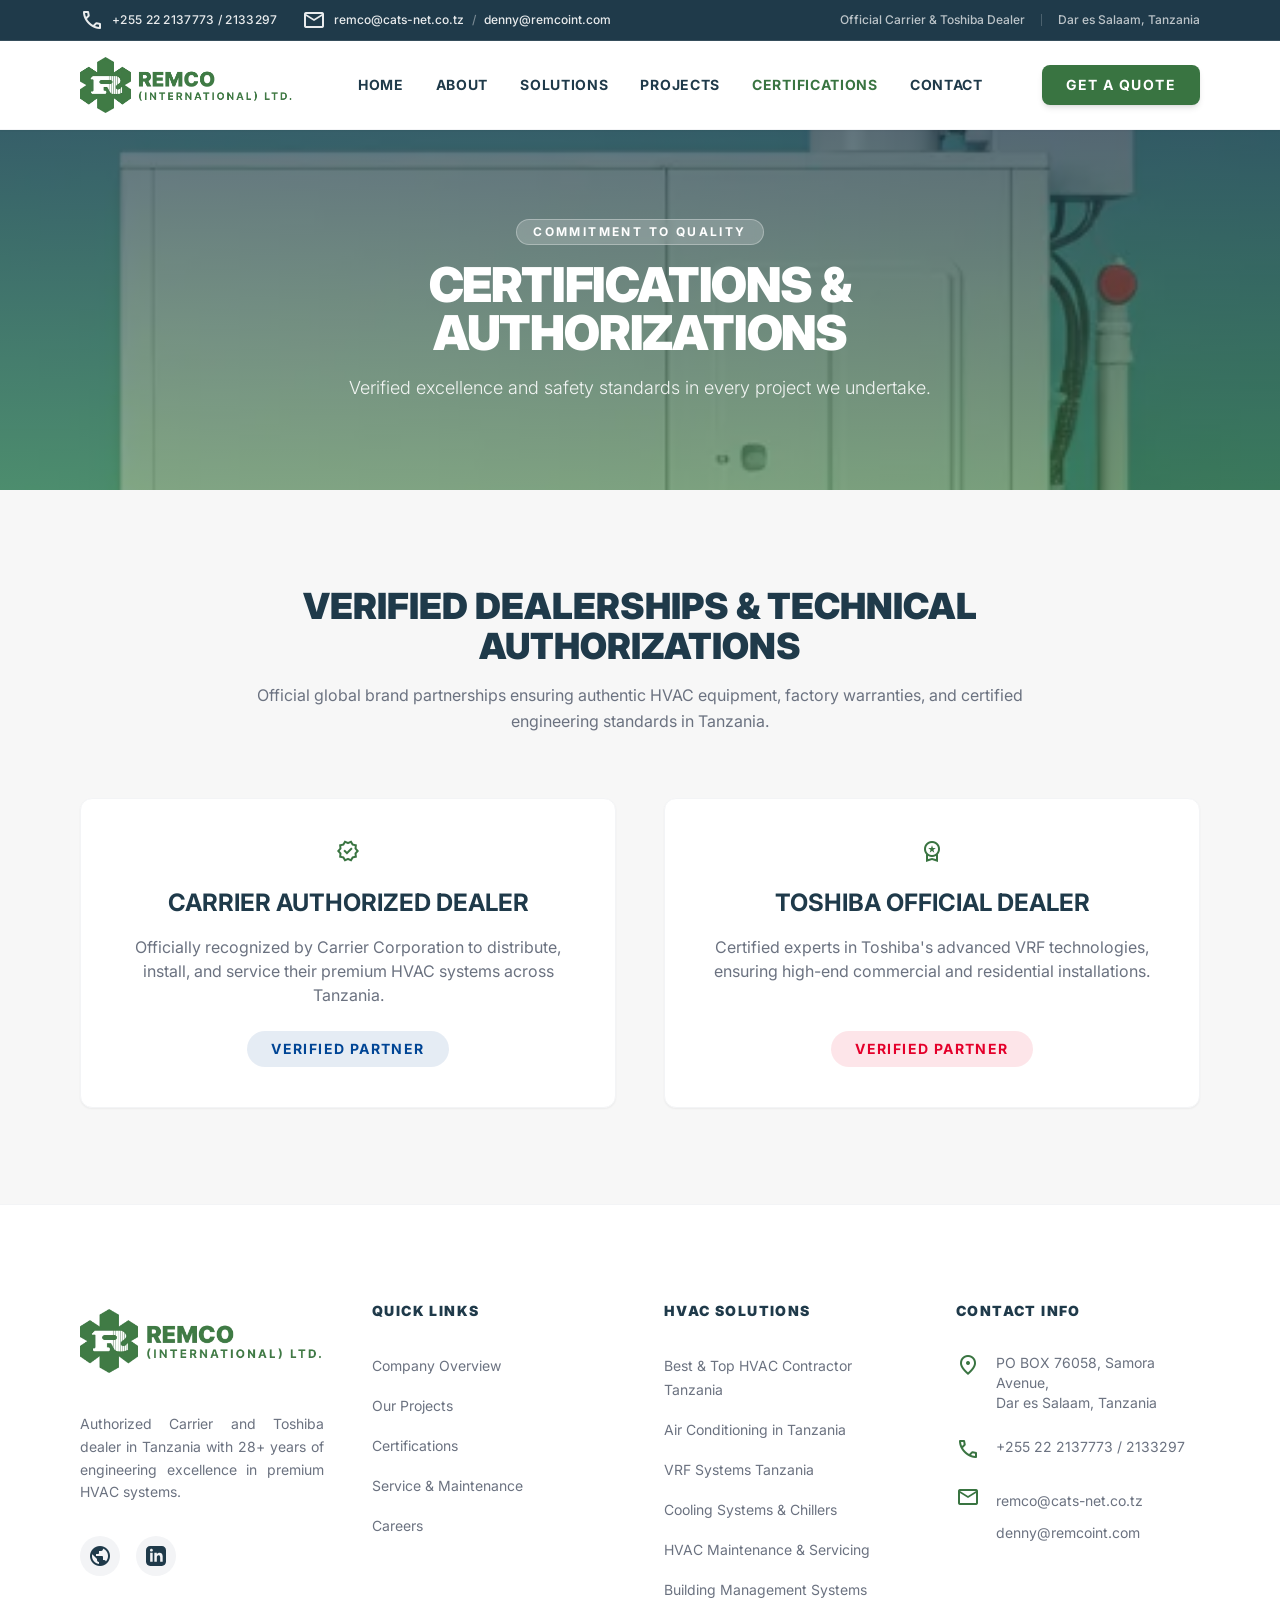
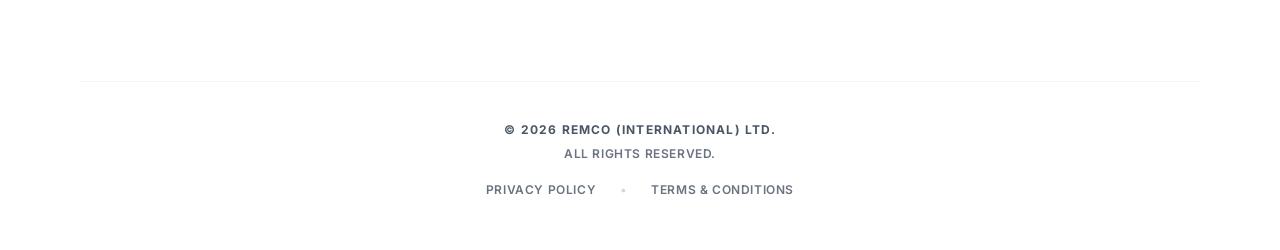
<file: certifications.html>
<!DOCTYPE html>
<html class="scroll-smooth" lang="en">

<head>
    <meta charset="utf-8" />
    <meta content="width=device-width, initial-scale=1.0" name="viewport" />
    <title>HVAC Certifications &amp; Dealerships | REMCO Tanzania</title>
    <meta name="description" content="REMCO is an authorized Carrier and official Toshiba HVAC dealer in Tanzania, certified to engineer, install, and service world-class climate control systems." />
    <meta name="keywords" content="authorized Carrier dealer Tanzania, official Toshiba HVAC dealer Tanzania, certified HVAC engineers Dar es Salaam, HVAC contractor certifications Tanzania" />
    <meta name="author" content="REMCO (International) Ltd" />
    <meta name="robots" content="index, follow, max-snippet:-1, max-image-preview:large, max-video-preview:-1" />
    <link rel="canonical" href="https://remcointernational.com/certifications" />

    <!-- Favicon / App Icons -->
    <link rel="icon" type="image/png" href="assets/favicon.png" />
    <link rel="apple-touch-icon" href="assets/favicon.png" />

    <!-- Geographic SEO Metadata (Tanzania & East Africa) -->
    <meta name="geo.region" content="TZ-02" />
    <meta name="geo.placename" content="Dar es Salaam, Tanzania" />
    <meta name="geo.position" content="-6.8163;39.2888" />
    <meta name="ICBM" content="-6.8163, 39.2888" />

    <!-- Open Graph / Social Media -->
    <meta property="og:type" content="website" />
    <meta property="og:url" content="https://remcointernational.com/certifications" />
    <meta property="og:title" content="HVAC Certifications &amp; Dealerships | REMCO Tanzania" />
    <meta property="og:description" content="REMCO is an authorized Carrier and official Toshiba HVAC dealer in Tanzania, certified to engineer, install, and service world-class climate control systems." />
    <meta property="og:image" content="https://remcointernational.com/assets/logo.png" />
    <meta property="og:site_name" content="REMCO (International) Ltd" />
    <meta property="og:locale" content="en_TZ" />

    <!-- Twitter Cards -->
    <meta name="twitter:card" content="summary_large_image" />
    <meta name="twitter:url" content="https://remcointernational.com/certifications" />
    <meta name="twitter:title" content="HVAC Certifications &amp; Dealerships | REMCO Tanzania" />
    <meta name="twitter:description" content="REMCO is an authorized Carrier and official Toshiba HVAC dealer in Tanzania, certified to engineer, install, and service world-class climate control systems." />
    <meta name="twitter:image" content="https://remcointernational.com/assets/logo.png" />

    <!-- Performance Hints & Preloads -->
    <link rel="preconnect" href="https://fonts.googleapis.com" />
    <link rel="preconnect" href="https://fonts.gstatic.com" crossorigin />
    <link rel="dns-prefetch" href="https://unpkg.com" />

    <!-- Production Compiled Stylesheet (Zero render-blocking JS) -->
    <link rel="stylesheet" href="assets/style.min.css" />

    <!-- Non-render-blocking Web Fonts & Animations -->
    <link rel="stylesheet" href="https://fonts.googleapis.com/css2?family=Inter:wght@300;400;500;600;700;800;900&amp;display=swap" media="print" onload="this.media='all'" />
    <link rel="stylesheet" href="https://fonts.googleapis.com/css2?family=Material+Symbols+Outlined:wght,FILL@100..700,0..1&amp;display=swap" media="print" onload="this.media='all'" />
    <link rel="stylesheet" href="https://unpkg.com/aos@2.3.1/dist/aos.css" media="print" onload="this.media='all'" />
    <noscript>
        <link rel="stylesheet" href="https://fonts.googleapis.com/css2?family=Inter:wght@300;400;500;600;700;800;900&amp;display=swap" />
        <link rel="stylesheet" href="https://fonts.googleapis.com/css2?family=Material+Symbols+Outlined:wght,FILL@100..700,0..1&amp;display=swap" />
        <link rel="stylesheet" href="https://unpkg.com/aos@2.3.1/dist/aos.css" />
    </noscript>

    <!-- Schema.org Structured Data -->
    <script type="application/ld+json">
    {
      "@context": "https://schema.org",
      "@graph": [
        {
          "@type": "WebPage",
          "@id": "https://remcointernational.com/certifications",
          "url": "https://remcointernational.com/certifications",
          "name": "HVAC Certifications & Dealerships | REMCO Tanzania",
          "description": "REMCO is an authorized Carrier and official Toshiba HVAC dealer in Tanzania, certified to engineer, install, and service world-class climate control systems.",
          "isPartOf": {
            "@type": "WebSite",
            "@id": "https://remcointernational.com/#website",
            "name": "REMCO (International) Ltd",
            "url": "https://remcointernational.com/"
          }
        },
        {
          "@type": "BreadcrumbList",
          "@id": "https://remcointernational.com/certifications#breadcrumb",
          "itemListElement": [
            {
              "@type": "ListItem",
              "position": 1,
              "name": "Home",
              "item": "https://remcointernational.com/"
            },
            {
              "@type": "ListItem",
              "position": 2,
              "name": "Certifications",
              "item": "https://remcointernational.com/certifications"
            }
          ]
        }
      ]
    }
    </script>


</head>

<body class="bg-background-light text-navy font-display">

    <!-- 1. Top Contact Strip -->
    <div
        class="bg-navy text-white/90 py-2 px-4 sm:px-6 lg:px-20 flex justify-center sm:justify-between items-center text-xs font-medium border-b border-white/10">
        <div class="flex items-center gap-6">
            <a href="tel:+255222137773" class="flex items-center gap-2 hover:text-white transition-colors">
                <span class="material-symbols-outlined text-sm">call</span>
                <span class="tracking-wide">+255 22 2137773 / 2133297</span>
            </a>
            <span class="hidden md:flex items-center gap-2">
                <span class="material-symbols-outlined text-sm">mail</span>
                <a href="mailto:remco@cats-net.co.tz" class="hover:text-white transition-colors py-1 inline-block">remco@cats-net.co.tz</a>
                <span class="text-white/40">/</span>
                <a href="mailto:denny@remcoint.com" class="hover:text-white transition-colors py-1 inline-block">denny@remcoint.com</a>
            </span>
        </div>
        <div class="hidden md:flex gap-4 items-center text-white/70">
            <span>Official Carrier &amp; Toshiba Dealer</span>
            <div class="h-3 w-px bg-white/20"></div>
            <span>Dar es Salaam, Tanzania</span>
        </div>
    </div>

    <!-- 2. Navigation Header -->
    <nav class="sticky top-0 z-50 bg-white/95 backdrop-blur-md shadow-sm border-b border-gray-100 px-6 lg:px-20 py-4">
        <div class="max-w-7xl mx-auto flex items-center justify-between">
            <div class="flex items-center gap-10 xl:gap-16">
                <a href="index.html" class="flex items-center">
                    <img src="assets/logo.webp" alt="REMCO (International) Ltd - Premier Air Conditioning Solutions" width="168" height="56" class="h-12 md:h-14 w-auto object-contain" />
                </a>
                <div class="hidden lg:flex items-center gap-8">
                    <a class="text-navy text-sm font-bold uppercase tracking-wider hover:text-primary transition-colors"
                        href="index.html">Home</a>
                    <a class="text-navy text-sm font-bold uppercase tracking-wider hover:text-primary transition-colors"
                        href="about.html">About</a>
                    <a class="text-navy text-sm font-bold uppercase tracking-wider hover:text-primary transition-colors"
                        href="solutions.html">Solutions</a>
                    <a class="text-navy text-sm font-bold uppercase tracking-wider hover:text-primary transition-colors"
                        href="projects.html">Projects</a>
                    <a class="text-primary text-sm font-bold uppercase tracking-wider hover:text-primary transition-colors"
                        href="certifications.html">Certifications</a>
                    <a class="text-navy text-sm font-bold uppercase tracking-wider hover:text-primary transition-colors"
                        href="contact.html">Contact</a>
                </div>
            </div>
            <div class="flex items-center gap-2 sm:gap-4">
                <a href="contact.html"
                    class="bg-primary text-white px-4 md:px-6 py-2 md:py-2.5 rounded-lg text-[10px] sm:text-xs md:text-sm font-bold uppercase tracking-widest hover:bg-primary/90 transition-all shadow-md active:scale-95">
                    Get a Quote
                </a>
                <button onclick="toggleMenu()" class="lg:hidden text-navy p-2 hover:bg-gray-100 rounded-lg transition-colors" aria-label="Toggle Menu">
                    <span class="material-symbols-outlined text-3xl">menu</span>
                </button>
            </div>
        </div>
    </nav>

    <!-- Mobile Menu Drawer -->
    <div id="mobileMenu" class="fixed inset-0 z-[60] lg:hidden hidden">
        <div class="absolute inset-0 bg-navy/60 backdrop-blur-sm" onclick="toggleMenu()"></div>
        <div class="absolute right-0 top-0 bottom-0 w-[300px] bg-white shadow-2xl flex flex-col p-8 transform translate-x-full transition-transform duration-300" id="mobileMenuContent">
            <div class="flex items-center justify-between mb-10">
                <img src="assets/logo.webp" alt="REMCO" width="140" height="40" class="h-10 w-auto" />
                <button onclick="toggleMenu()" class="text-navy p-2 hover:bg-gray-100 rounded-lg transition-colors" aria-label="Close Menu">
                    <span class="material-symbols-outlined text-3xl">close</span>
                </button>
            </div>
            <div class="flex flex-col gap-6">
                <a href="index.html" class="text-navy text-lg font-bold uppercase tracking-widest hover:text-primary transition-colors">Home</a>
                <a href="about.html" class="text-navy text-lg font-bold uppercase tracking-widest hover:text-primary transition-colors">About</a>
                <a href="solutions.html" class="text-navy text-lg font-bold uppercase tracking-widest hover:text-primary transition-colors">Solutions</a>
                <a href="projects.html" class="text-navy text-lg font-bold uppercase tracking-widest hover:text-primary transition-colors">Projects</a>
                <a href="certifications.html" class="text-primary text-lg font-bold uppercase tracking-widest">Certifications</a>
                <a href="contact.html" class="text-navy text-lg font-bold uppercase tracking-widest hover:text-primary transition-colors">Contact</a>
            </div>
            <div class="mt-auto pt-6 border-t border-gray-100 flex flex-col gap-3">
                <div class="text-[11px] font-bold uppercase tracking-widest text-gray-400">Get in Touch</div>
                <a href="tel:+255222137773" class="flex items-center gap-3 text-xs text-navy font-semibold hover:text-primary transition-colors py-1">
                    <span class="material-symbols-outlined text-primary text-base">call</span>
                    <span>+255 22 2137773 / 2133297</span>
                </a>
                <a href="mailto:remco@cats-net.co.tz" class="flex items-center gap-3 text-xs text-gray-600 hover:text-primary transition-colors py-1">
                    <span class="material-symbols-outlined text-primary text-base">mail</span>
                    <span>remco@cats-net.co.tz</span>
                </a>
                <a href="mailto:denny@remcoint.com" class="flex items-center gap-3 text-xs text-gray-600 hover:text-primary transition-colors py-1">
                    <span class="material-symbols-outlined text-primary text-base">mail</span>
                    <span>denny@remcoint.com</span>
                </a>
                <a href="contact.html" class="w-full bg-primary text-white text-center py-3.5 rounded-xl font-bold uppercase tracking-widest shadow-md mt-2 text-xs hover:bg-primary/90 transition-all">
                    Get a Quote
                </a>
            </div>
        </div>
    </div>

    <!-- Main Landmark for Screen Readers and Accessibility -->
    <main id="main-content">

    <!-- 3. Hero Section -->
    <section class="relative min-h-[40vh] flex items-center overflow-hidden">
        <div class="absolute inset-0 z-0">
            <div class="absolute inset-0 hero-overlay z-10"></div>
            <img alt="REMCO certified Carrier and Toshiba HVAC quality standards in Tanzania" class="w-full h-full object-cover"
                width="1920" height="800" fetchpriority="high" loading="eager" decoding="async"
                src="assets/about-industrial.webp" />
        </div>
        <div class="relative z-20 w-full px-6 lg:px-20 py-10 lg:py-12 text-white text-center">
            <div class="max-w-7xl mx-auto w-full">
                <div class="max-w-2xl mx-auto">
                    <span
                        class="inline-block bg-white/20 backdrop-blur-sm px-4 py-1 rounded-full text-xs font-bold uppercase tracking-[0.2em] mb-4 border border-white/30 reveal-up animate-stagger-1">
                        Commitment to Quality
                    </span>
                    <h1 class="text-4xl lg:text-5xl font-black leading-[1.1] mb-4 uppercase tracking-tight reveal-up animate-stagger-2">
                        Certifications &amp; Authorizations
                    </h1>
                    <p class="text-lg text-white/90 leading-relaxed font-light reveal-up animate-stagger-3">
                        Verified excellence and safety standards in every project we undertake.
                    </p>
                </div>
            </div>
        </div>
    </section>

    <!-- 4. Certifications Content -->
    <section class="py-24 px-6 lg:px-20 max-w-7xl mx-auto">
        <div class="text-center max-w-3xl mx-auto mb-16" data-aos="fade-up">
            <h2 class="text-3xl lg:text-4xl font-black text-navy uppercase mb-4">Verified Dealerships &amp; Technical Authorizations</h2>
            <p class="text-gray-500 leading-relaxed">Official global brand partnerships ensuring authentic HVAC equipment, factory warranties, and certified engineering standards in Tanzania.</p>
        </div>
        <div class="grid grid-cols-1 md:grid-cols-2 gap-12">
            <!-- Dealer Cert 1 -->
            <div class="bg-white p-10 rounded-xl shadow-sm border border-gray-100 flex flex-col items-center text-center" data-aos="fade-up" data-aos-delay="0">
                <span class="material-symbols-outlined text-primary text-6xl mb-6">verified</span>
                <h3 class="text-2xl font-bold text-navy mb-4 uppercase">Carrier Authorized Dealer</h3>
                <p class="text-gray-500 mb-6">Officially recognized by Carrier Corporation to distribute, install, and service their premium HVAC systems across Tanzania.</p>
                <div class="mt-auto px-6 py-2 bg-carrier-blue/10 text-carrier-blue rounded-full text-sm font-bold tracking-widest uppercase">Verified Partner</div>
            </div>
            <!-- Dealer Cert 2 -->
            <div class="bg-white p-10 rounded-xl shadow-sm border border-gray-100 flex flex-col items-center text-center" data-aos="fade-up" data-aos-delay="100">
                <span class="material-symbols-outlined text-primary text-6xl mb-6">workspace_premium</span>
                <h3 class="text-2xl font-bold text-navy mb-4 uppercase">Toshiba Official Dealer</h3>
                <p class="text-gray-500 mb-6">Certified experts in Toshiba's advanced VRF technologies, ensuring high-end commercial and residential installations.</p>
                <div class="mt-auto px-6 py-2 bg-toshiba-red/10 text-toshiba-red rounded-full text-sm font-bold tracking-widest uppercase">Verified Partner</div>
            </div>
        </div>
    </section>

    </main>

    <!-- 5. Footer -->
    <footer class="bg-white pt-24 pb-12 px-6 lg:px-20 border-t border-gray-100">
        <div class="max-w-7xl mx-auto grid grid-cols-1 md:grid-cols-2 lg:grid-cols-4 gap-12 mb-20">
            <div>
                <div class="flex items-center mb-8">
                    <img src="assets/logo.webp" alt="REMCO (International) Ltd - Premier Air Conditioning Solutions" width="180" height="56" class="h-16 md:h-20 w-auto object-contain" />
                </div>
                <p class="text-gray-500 text-sm leading-relaxed mb-8">Authorized Carrier and Toshiba dealer in Tanzania
                    with 28+ years of engineering excellence in premium HVAC systems.</p>
                <div class="flex gap-4">
                    <a class="w-10 h-10 rounded-full bg-gray-100 flex items-center justify-center text-navy hover:bg-primary hover:text-white transition-colors"
                        href="https://remcointernational.com" aria-label="REMCO Website">
                        <span class="material-symbols-outlined text-lg">public</span>
                    </a>
                    <a class="w-10 h-10 rounded-full bg-gray-100 flex items-center justify-center text-navy hover:bg-primary hover:text-white transition-colors"
                        href="https://www.linkedin.com/company/remco-international-tz" aria-label="REMCO on LinkedIn" target="_blank" rel="noopener noreferrer">
                        <svg class="w-5 h-5" fill="currentColor" viewBox="0 0 24 24" aria-hidden="true">
                            <path fill-rule="evenodd" d="M19 0h-14c-2.761 0-5 2.239-5 5v14c0 2.761 2.239 5 5 5h14c2.762 0 5-2.239 5-5v-14c0-2.761-2.238-5-5-5zm-11 19h-3v-11h3v11zm-1.5-12.268c-.966 0-1.75-.79-1.75-1.764s.784-1.764 1.75-1.764 1.75.79 1.75 1.764-.783 1.764-1.75 1.764zm13.5 12.268h-3v-5.604c0-3.368-4-3.113-4 0v5.604h-3v-11h3v1.765c1.396-2.586 7-2.777 7 2.476v6.759z" clip-rule="evenodd"></path>
                        </svg>
                    </a>
                </div>
            </div>
            <div>
                <h3 class="text-navy font-black text-sm uppercase tracking-widest mb-8">Quick Links</h3>
                <ul class="space-y-4">
                    <li><a class="text-gray-500 text-sm hover:text-primary transition-colors" href="about.html">Company
                            Overview</a></li>
                    <li><a class="text-gray-500 text-sm hover:text-primary transition-colors" href="projects.html">Our Projects</a>
                    </li>
                    <li><a class="text-gray-500 text-sm hover:text-primary transition-colors"
                            href="certifications.html">Certifications</a></li>
                    <li><a class="text-gray-500 text-sm hover:text-primary transition-colors" href="solutions.html">Service &amp;
                            Maintenance</a></li>
                    <li><a class="text-gray-500 text-sm hover:text-primary transition-colors" href="contact.html#careers">Careers</a></li>
                </ul>
            </div>
            <div>
                <h3 class="text-navy font-black text-sm uppercase tracking-widest mb-8">HVAC Solutions</h3>
                <ul class="space-y-4">
                    <li><a class="text-gray-500 text-sm hover:text-primary transition-colors" href="hvac-contractor-tanzania.html">Best &amp; Top HVAC Contractor Tanzania</a></li>
                    <li><a class="text-gray-500 text-sm hover:text-primary transition-colors" href="air-conditioning-tanzania.html">Air Conditioning in Tanzania</a></li>
                    <li><a class="text-gray-500 text-sm hover:text-primary transition-colors" href="vrf-systems-tanzania.html">VRF Systems Tanzania</a></li>
                    <li><a class="text-gray-500 text-sm hover:text-primary transition-colors" href="cooling-systems-tanzania.html">Cooling Systems &amp; Chillers</a></li>
                    <li><a class="text-gray-500 text-sm hover:text-primary transition-colors" href="hvac-maintenance-tanzania.html">HVAC Maintenance &amp; Servicing</a></li>
                    <li><a class="text-gray-500 text-sm hover:text-primary transition-colors" href="solutions.html#bms">Building Management Systems</a></li>
                </ul>
            </div>
            <div>
                <h3 class="text-navy font-black text-sm uppercase tracking-widest mb-8">Contact Info</h3>
                <ul class="space-y-6">
                    <li class="flex gap-4">
                        <span class="material-symbols-outlined text-primary">location_on</span>
                        <span class="text-gray-500 text-sm">PO BOX 76058, Samora Avenue,<br />Dar es Salaam,
                            Tanzania</span>
                    </li>
                    <li class="flex gap-4">
                        <span class="material-symbols-outlined text-primary">call</span>
                        <span class="text-gray-500 text-sm">+255 22 2137773 / 2133297</span>
                    </li>
                    <li class="flex gap-4">
                        <span class="material-symbols-outlined text-primary">mail</span>
                        <span class="text-gray-500 text-sm">
                            <a href="mailto:remco@cats-net.co.tz" class="hover:text-primary transition-colors block py-1.5">remco@cats-net.co.tz</a>
                            <a href="mailto:denny@remcoint.com" class="hover:text-primary transition-colors block py-1.5">denny@remcoint.com</a>
                        </span>
                    </li>
                </ul>
            </div>
        </div>
        <div class="max-w-7xl mx-auto pt-10 border-t border-gray-100 flex flex-col items-center justify-center text-center gap-2">
            <p class="text-gray-600 text-xs uppercase tracking-widest font-bold">
                © 2026 REMCO (International) Ltd.
            </p>
            <p class="text-gray-500 text-xs uppercase tracking-wider font-semibold">
                All Rights Reserved.
            </p>
            <div class="flex flex-wrap items-center justify-center gap-4 sm:gap-6 pt-2">
                <a class="text-gray-500 text-xs uppercase tracking-wider font-semibold hover:text-primary transition-colors py-1 inline-block" href="#">Privacy Policy</a>
                <span class="text-gray-300 text-xs hidden sm:inline">•</span>
                <a class="text-gray-500 text-xs uppercase tracking-wider font-semibold hover:text-primary transition-colors py-1 inline-block" href="#">Terms &amp; Conditions</a>
            </div>
        </div>
    </footer>

    <script src="https://unpkg.com/aos@2.3.1/dist/aos.js" defer></script>
    <script>
        // Initialize AOS safely after load without blocking render
        window.addEventListener('DOMContentLoaded', () => {
            if (typeof AOS !== 'undefined') {
                AOS.init({
                    duration: 800,
                    easing: 'ease-in-out',
                    once: true,
                    mirror: false
                });
            }
        });

        function toggleMenu() {
            const menu = document.getElementById('mobileMenu');
            const content = document.getElementById('mobileMenuContent');
            const isHidden = menu.classList.contains('hidden');

            if (isHidden) {
                menu.classList.remove('hidden');
                setTimeout(() => {
                    content.classList.remove('translate-x-full');
                }, 10);
                document.body.style.overflow = 'hidden';
            } else {
                content.classList.add('translate-x-full');
                setTimeout(() => {
                    menu.classList.add('hidden');
                }, 300);
                document.body.style.overflow = 'auto';
            }
        }
    </script>
</body>
</html>
</file>
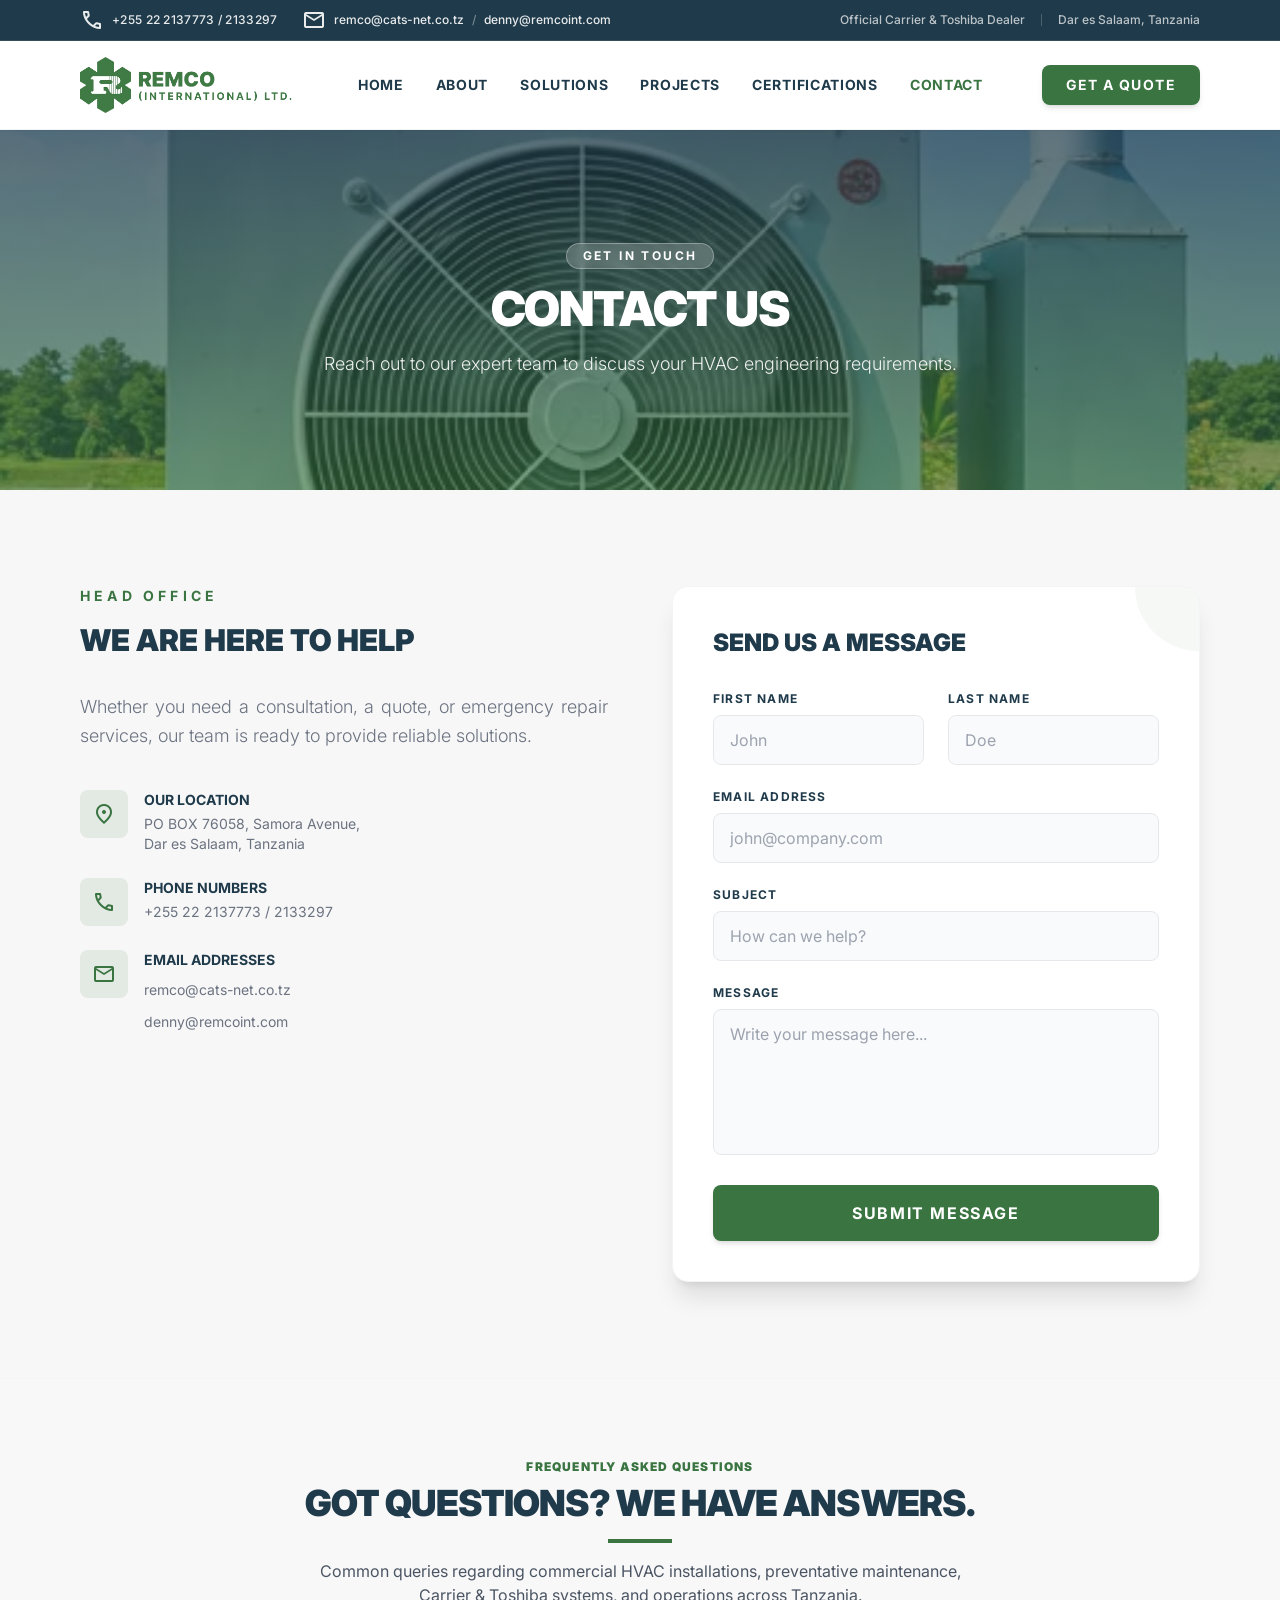
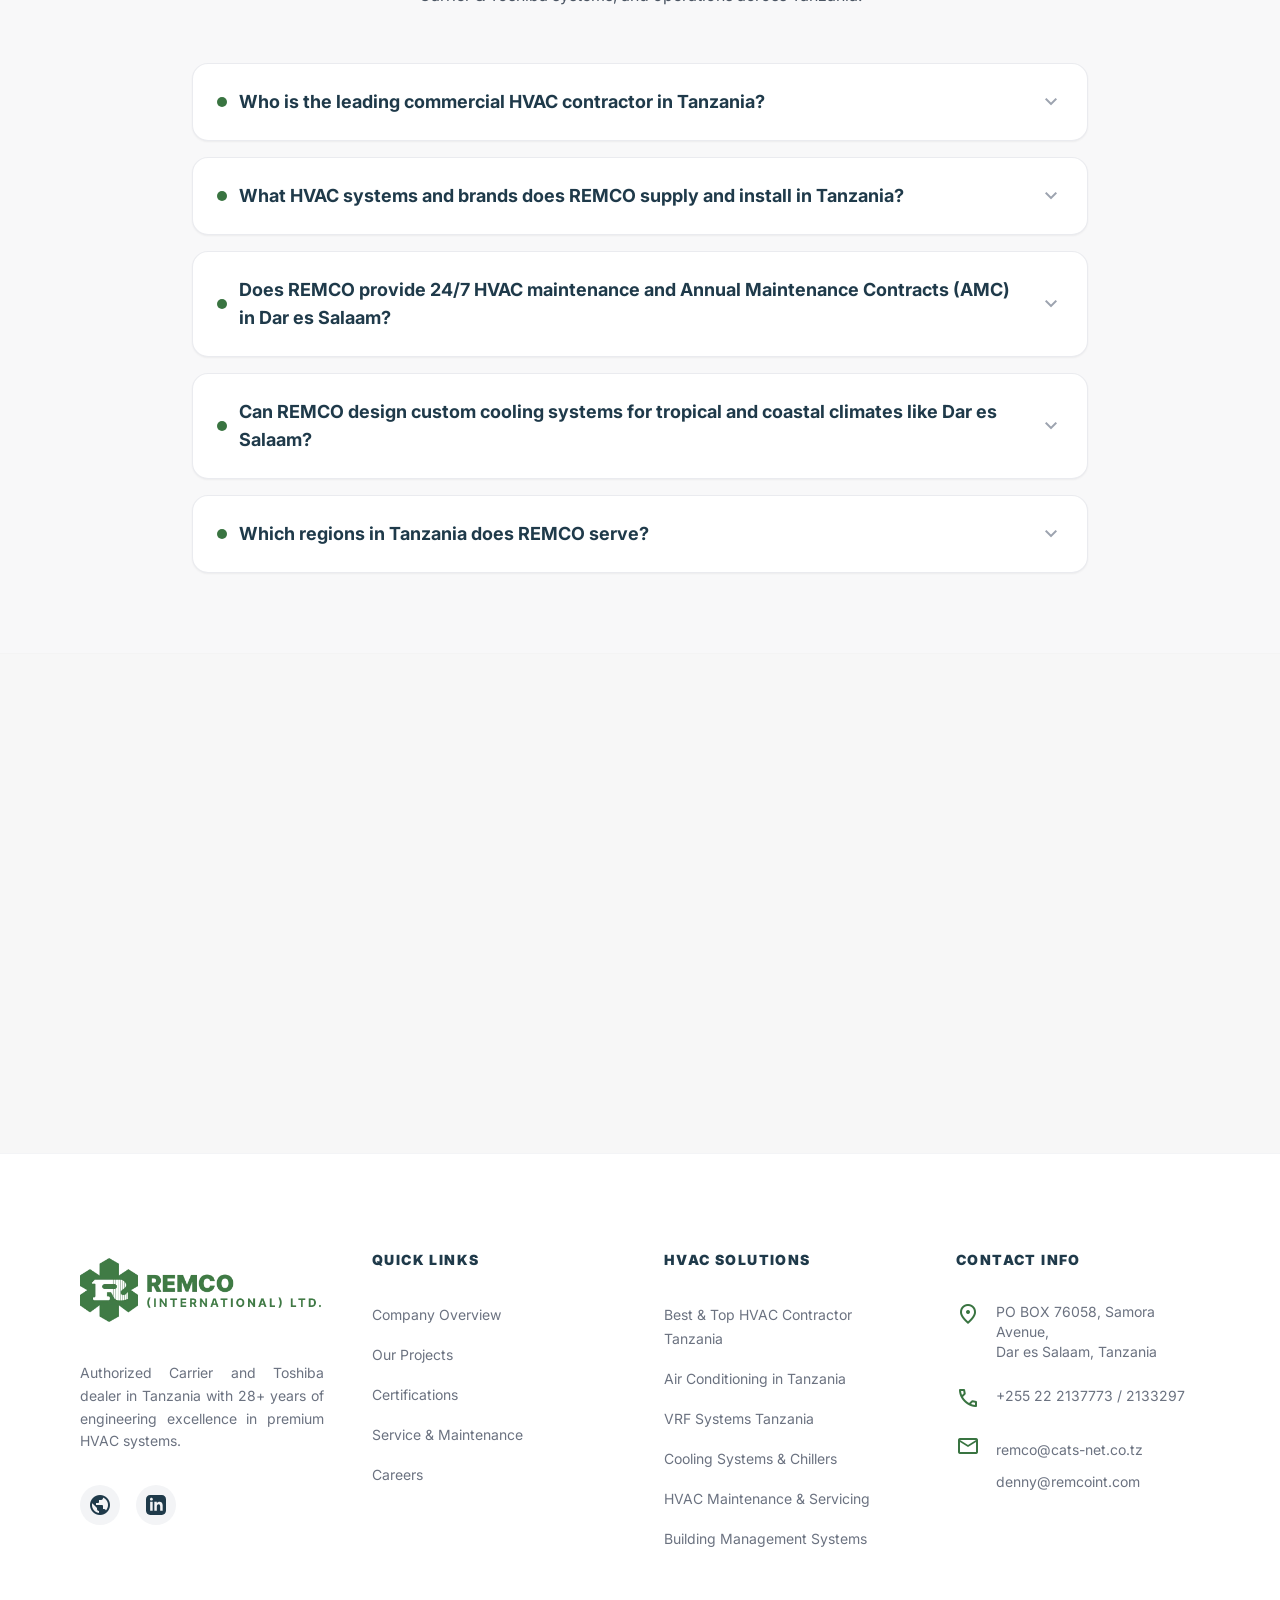
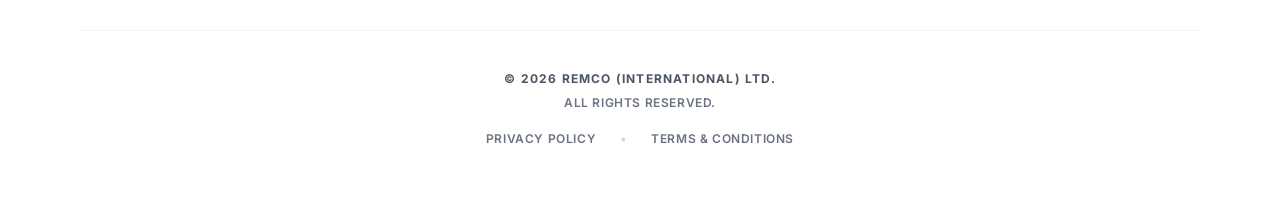
<file: contact.html>
<!DOCTYPE html>
<html class="scroll-smooth" lang="en">

<head>
    <meta charset="utf-8" />
    <meta content="width=device-width, initial-scale=1.0" name="viewport" />
    <title>Contact REMCO | Commercial HVAC Engineers in Tanzania</title>
    <meta name="description" content="Contact REMCO (International) Ltd in Dar es Salaam for Carrier and Toshiba HVAC sales, installation, engineering consultations, and 24/7 servicing." />
    <meta name="keywords" content="HVAC in Tanzania, commercial HVAC contractors Dar es Salaam, air conditioning repair Tanzania, Carrier dealer Tanzania, Toshiba HVAC supplier East Africa, HVAC maintenance contract Dar es Salaam, VRF systems installer Tanzania, chiller maintenance Tanzania" />
    <meta name="author" content="REMCO (International) Ltd" />
    <meta name="robots" content="index, follow, max-snippet:-1, max-image-preview:large, max-video-preview:-1" />
    <link rel="canonical" href="https://remcointernational.com/contact" />

    <!-- Favicon / App Icons -->
    <link rel="icon" type="image/png" href="assets/favicon.png" />
    <link rel="apple-touch-icon" href="assets/favicon.png" />

    <!-- Geographic SEO Metadata (Tanzania & East Africa) -->
    <meta name="geo.region" content="TZ-02" />
    <meta name="geo.placename" content="Dar es Salaam, Tanzania" />
    <meta name="geo.position" content="-6.8163;39.2888" />
    <meta name="ICBM" content="-6.8163, 39.2888" />

    <!-- Open Graph / Social Media -->
    <meta property="og:type" content="website" />
    <meta property="og:url" content="https://remcointernational.com/contact" />
    <meta property="og:title" content="Contact REMCO | Commercial HVAC Engineers in Tanzania" />
    <meta property="og:description" content="Contact REMCO (International) Ltd in Dar es Salaam for Carrier and Toshiba HVAC sales, installation, engineering consultations, and 24/7 servicing." />
    <meta property="og:image" content="https://remcointernational.com/assets/logo.png" />
    <meta property="og:site_name" content="REMCO (International) Ltd" />
    <meta property="og:locale" content="en_TZ" />

    <!-- Twitter Cards -->
    <meta name="twitter:card" content="summary_large_image" />
    <meta name="twitter:url" content="https://remcointernational.com/contact" />
    <meta name="twitter:title" content="Contact REMCO | Commercial HVAC Engineers in Tanzania" />
    <meta name="twitter:description" content="Contact REMCO (International) Ltd in Dar es Salaam for Carrier and Toshiba HVAC sales, installation, engineering consultations, and 24/7 servicing." />
    <meta name="twitter:image" content="https://remcointernational.com/assets/logo.png" />

    <!-- Performance & Preconnects -->
    <link rel="preload" as="image" href="assets/contact-hero.webp" type="image/webp" fetchpriority="high" />
    <link rel="preconnect" href="https://fonts.googleapis.com" />
    <link rel="preconnect" href="https://fonts.gstatic.com" crossorigin />
    <link rel="dns-prefetch" href="https://unpkg.com" />

    <!-- Production Compiled Stylesheet (Zero render-blocking JS) -->
    <link rel="stylesheet" href="assets/style.min.css" />

    <!-- Non-render-blocking Web Fonts & Animations -->
    <link rel="stylesheet" href="https://fonts.googleapis.com/css2?family=Inter:wght@300;400;500;600;700;800;900&amp;display=swap" media="print" onload="this.media='all'" />
    <link rel="stylesheet" href="https://fonts.googleapis.com/css2?family=Material+Symbols+Outlined:wght,FILL@100..700,0..1&amp;display=swap" media="print" onload="this.media='all'" />
    <link rel="stylesheet" href="https://unpkg.com/aos@2.3.1/dist/aos.css" media="print" onload="this.media='all'" />
    <noscript>
        <link rel="stylesheet" href="https://fonts.googleapis.com/css2?family=Inter:wght@300;400;500;600;700;800;900&amp;display=swap" />
        <link rel="stylesheet" href="https://fonts.googleapis.com/css2?family=Material+Symbols+Outlined:wght,FILL@100..700,0..1&amp;display=swap" />
        <link rel="stylesheet" href="https://unpkg.com/aos@2.3.1/dist/aos.css" />
    </noscript>

    <!-- Structured Data (JSON-LD) - Breadcrumbs & FAQPage -->
    <script type="application/ld+json">
    {
      "@context": "https://schema.org",
      "@graph": [
        {
          "@type": "BreadcrumbList",
          "itemListElement": [
            {
              "@type": "ListItem",
              "position": 1,
              "name": "Home",
              "item": "https://remcointernational.com/"
            },
            {
              "@type": "ListItem",
              "position": 2,
              "name": "Contact",
              "item": "https://remcointernational.com/contact"
            }
          ]
        },
        {
          "@type": "FAQPage",
          "@id": "https://remcointernational.com/contact#faq",
          "mainEntity": [
            {
              "@type": "Question",
              "name": "Who is the leading commercial HVAC contractor in Tanzania?",
              "acceptedAnswer": {
                "@type": "Answer",
                "text": "REMCO (International) Ltd is one of Tanzania's foremost commercial and industrial HVAC contractors. With over 28 years of engineering excellence, REMCO serves as the authorized dealer for Carrier and Toshiba, delivering turnkey engineering, VRF installations, chiller systems, and 24/7 preventative maintenance across Dar es Salaam, Dodoma, Arusha, and throughout East Africa."
              }
            },
            {
              "@type": "Question",
              "name": "What HVAC systems and brands does REMCO supply and install in Tanzania?",
              "acceptedAnswer": {
                "@type": "Answer",
                "text": "REMCO supplies, engineers, and installs world-class HVAC solutions from global leaders Carrier and Toshiba. Our systems include Variable Refrigerant Flow (VRF/VRV), air-cooled and water-cooled chillers, rooftop packaged units, cleanroom Air Handling Units (AHUs), close control precision cooling for data centers, and Building Management Systems (BMS)."
              }
            },
            {
              "@type": "Question",
              "name": "Does REMCO provide 24/7 HVAC maintenance and Annual Maintenance Contracts (AMC) in Dar es Salaam?",
              "acceptedAnswer": {
                "@type": "Answer",
                "text": "Yes, REMCO provides 24/7 emergency repair support, comprehensive Annual Maintenance Contracts (AMC), genuine OEM spare parts replacement, and proactive predictive maintenance for commercial office complexes, hospitals, hotels, banking facilities, and industrial warehouses across Tanzania."
              }
            },
            {
              "@type": "Question",
              "name": "Can REMCO design custom cooling systems for tropical and coastal climates like Dar es Salaam?",
              "acceptedAnswer": {
                "@type": "Answer",
                "text": "Yes. Coastal Tanzania requires specialized engineering due to high ambient humidity and salt corrosion. REMCO designs systems with anti-corrosion coil coatings (Blygold / Blue Fin), high-ambient tropicalized compressors, and smart moisture extraction to deliver uninterrupted efficiency and longevity."
              }
            },
            {
              "@type": "Question",
              "name": "Which regions in Tanzania does REMCO serve?",
              "acceptedAnswer": {
                "@type": "Answer",
                "text": "Headquartered on Samora Avenue in Dar es Salaam, REMCO operates across mainland Tanzania and Zanzibar, executing premier commercial projects in Dar es Salaam, Dodoma, Arusha, Mwanza, Morogoro, and Tanga."
              }
            }
          ]
        }
      ]
    }
    </script>
</head>

<body class="bg-background-light text-navy font-display">

    <!-- 1. Top Contact Strip -->
    <div
        class="bg-navy text-white/90 py-2 px-4 sm:px-6 lg:px-20 flex justify-center sm:justify-between items-center text-xs font-medium border-b border-white/10">
        <div class="flex items-center gap-6">
            <a href="tel:+255222137773" class="flex items-center gap-2 hover:text-white transition-colors">
                <span class="material-symbols-outlined text-sm">call</span>
                <span class="tracking-wide">+255 22 2137773 / 2133297</span>
            </a>
            <span class="hidden md:flex items-center gap-2">
                <span class="material-symbols-outlined text-sm">mail</span>
                <a href="mailto:remco@cats-net.co.tz" class="hover:text-white transition-colors py-1 inline-block">remco@cats-net.co.tz</a>
                <span class="text-white/40">/</span>
                <a href="mailto:denny@remcoint.com" class="hover:text-white transition-colors py-1 inline-block">denny@remcoint.com</a>
            </span>
        </div>
        <div class="hidden md:flex gap-4 items-center text-white/70">
            <span>Official Carrier &amp; Toshiba Dealer</span>
            <div class="h-3 w-px bg-white/20"></div>
            <span>Dar es Salaam, Tanzania</span>
        </div>
    </div>

    <!-- 2. Navigation Header -->
    <nav class="sticky top-0 z-50 bg-white/95 backdrop-blur-md shadow-sm border-b border-gray-100 px-6 lg:px-20 py-4">
        <div class="max-w-7xl mx-auto flex items-center justify-between">
            <div class="flex items-center gap-10 xl:gap-16">
                <a href="index.html" class="flex items-center">
                    <img src="assets/logo.webp" alt="REMCO (International) Ltd - Premier Air Conditioning Solutions" width="168" height="56" class="h-12 md:h-14 w-auto object-contain" />
                </a>
                <div class="hidden lg:flex items-center gap-8">
                    <a class="text-navy text-sm font-bold uppercase tracking-wider hover:text-primary transition-colors"
                        href="index.html">Home</a>
                    <a class="text-navy text-sm font-bold uppercase tracking-wider hover:text-primary transition-colors"
                        href="about.html">About</a>
                    <a class="text-navy text-sm font-bold uppercase tracking-wider hover:text-primary transition-colors"
                        href="solutions.html">Solutions</a>
                    <a class="text-navy text-sm font-bold uppercase tracking-wider hover:text-primary transition-colors"
                        href="projects.html">Projects</a>
                    <a class="text-navy text-sm font-bold uppercase tracking-wider hover:text-primary transition-colors"
                        href="certifications.html">Certifications</a>
                    <a class="text-primary text-sm font-bold uppercase tracking-wider hover:text-primary transition-colors"
                        href="contact.html">Contact</a>
                </div>
            </div>
            <div class="flex items-center gap-2 sm:gap-4">
                <a href="contact.html"
                    class="bg-primary text-white px-4 md:px-6 py-2 md:py-2.5 rounded-lg text-[10px] sm:text-xs md:text-sm font-bold uppercase tracking-widest hover:bg-primary/90 transition-all shadow-md active:scale-95">
                    Get a Quote
                </a>
                <button onclick="toggleMenu()" class="lg:hidden text-navy p-2 hover:bg-gray-100 rounded-lg transition-colors" aria-label="Toggle Menu">
                    <span class="material-symbols-outlined text-3xl">menu</span>
                </button>
            </div>
        </div>
    </nav>

    <!-- Mobile Menu Drawer -->
    <div id="mobileMenu" class="fixed inset-0 z-[60] lg:hidden hidden">
        <div class="absolute inset-0 bg-navy/60 backdrop-blur-sm" onclick="toggleMenu()"></div>
        <div class="absolute right-0 top-0 bottom-0 w-[300px] bg-white shadow-2xl flex flex-col p-8 transform translate-x-full transition-transform duration-300" id="mobileMenuContent">
            <div class="flex items-center justify-between mb-10">
                <img src="assets/logo.webp" alt="REMCO" class="h-10 w-auto" />
                <button onclick="toggleMenu()" class="text-navy p-2 hover:bg-gray-100 rounded-lg transition-colors">
                    <span class="material-symbols-outlined text-3xl">close</span>
                </button>
            </div>
            <div class="flex flex-col gap-6">
                <a href="index.html" class="text-navy text-lg font-bold uppercase tracking-widest hover:text-primary transition-colors">Home</a>
                <a href="about.html" class="text-navy text-lg font-bold uppercase tracking-widest hover:text-primary transition-colors">About</a>
                <a href="solutions.html" class="text-navy text-lg font-bold uppercase tracking-widest hover:text-primary transition-colors">Solutions</a>
                <a href="projects.html" class="text-navy text-lg font-bold uppercase tracking-widest hover:text-primary transition-colors">Projects</a>
                <a href="certifications.html" class="text-navy text-lg font-bold uppercase tracking-widest hover:text-primary transition-colors">Certifications</a>
                <a href="contact.html" class="text-primary text-lg font-bold uppercase tracking-widest">Contact</a>
            </div>
            <div class="mt-auto pt-6 border-t border-gray-100 flex flex-col gap-3">
                <div class="text-[11px] font-bold uppercase tracking-widest text-gray-400">Get in Touch</div>
                <a href="tel:+255222137773" class="flex items-center gap-3 text-xs text-navy font-semibold hover:text-primary transition-colors py-1">
                    <span class="material-symbols-outlined text-primary text-base">call</span>
                    <span>+255 22 2137773 / 2133297</span>
                </a>
                <a href="mailto:remco@cats-net.co.tz" class="flex items-center gap-3 text-xs text-gray-600 hover:text-primary transition-colors py-1">
                    <span class="material-symbols-outlined text-primary text-base">mail</span>
                    <span>remco@cats-net.co.tz</span>
                </a>
                <a href="mailto:denny@remcoint.com" class="flex items-center gap-3 text-xs text-gray-600 hover:text-primary transition-colors py-1">
                    <span class="material-symbols-outlined text-primary text-base">mail</span>
                    <span>denny@remcoint.com</span>
                </a>
                <a href="contact.html" class="w-full bg-primary text-white text-center py-3.5 rounded-xl font-bold uppercase tracking-widest shadow-md mt-2 text-xs hover:bg-primary/90 transition-all">
                    Get a Quote
                </a>
            </div>
        </div>
    </div>

    <main id="main-content">
    <!-- 3. Hero Section -->
    <section class="relative min-h-[40vh] flex items-center overflow-hidden">
        <div class="absolute inset-0 z-0">
            <div class="absolute inset-0 hero-overlay z-10"></div>
            <img alt="Contact REMCO HVAC engineers in Dar es Salaam, Tanzania" class="w-full h-full object-cover"
                width="1920" height="800" fetchpriority="high" loading="eager" decoding="async"
                src="assets/contact-hero.webp" />
        </div>
        <div class="relative z-20 w-full px-6 lg:px-20 py-10 lg:py-12 text-white text-center">
            <div class="max-w-7xl mx-auto w-full">
                <div class="max-w-2xl mx-auto">
                    <span
                        class="inline-block bg-white/20 backdrop-blur-sm px-4 py-1 rounded-full text-xs font-bold uppercase tracking-[0.2em] mb-4 border border-white/30 reveal-up animate-stagger-1">
                        Get In Touch
                    </span>
                    <h1 class="text-4xl lg:text-5xl font-black leading-[1.1] mb-4 uppercase tracking-tight reveal-up animate-stagger-2">
                        Contact Us
                    </h1>
                    <p class="text-lg text-white/90 leading-relaxed font-light reveal-up animate-stagger-3">
                        Reach out to our expert team to discuss your HVAC engineering requirements.
                    </p>
                </div>
            </div>
        </div>
    </section>

    <!-- 4. Contact Form & Details -->
    <section class="py-24 px-6 lg:px-20 max-w-7xl mx-auto" id="careers">
        <div class="grid lg:grid-cols-2 gap-16">
            <!-- Contact Info -->
            <div class="space-y-10" data-aos="fade-right">
                <div>
                    <span class="text-primary font-bold text-sm uppercase tracking-[0.3em] block mb-4">Head Office</span>
                    <h2 class="text-3xl font-black text-navy uppercase mb-8 leading-tight">We are here to help</h2>
                    <p class="text-gray-500 leading-relaxed text-lg font-light">Whether you need a consultation, a quote, or emergency repair services, our team is ready to provide reliable solutions.</p>
                </div>
                <div class="space-y-6">
                    <div class="flex items-start gap-4" data-aos="fade-up" data-aos-delay="100">
                        <div class="w-12 h-12 bg-primary/10 flex items-center justify-center rounded-lg text-primary shrink-0">
                            <span class="material-symbols-outlined">location_on</span>
                        </div>
                        <div>
                            <h3 class="font-bold text-navy uppercase text-sm mb-1">Our Location</h3>
                            <p class="text-gray-500 text-sm">PO BOX 76058, Samora Avenue,<br />Dar es Salaam, Tanzania</p>
                        </div>
                    </div>
                    <div class="flex items-start gap-4" data-aos="fade-up" data-aos-delay="200">
                        <div class="w-12 h-12 bg-primary/10 flex items-center justify-center rounded-lg text-primary shrink-0">
                            <span class="material-symbols-outlined">call</span>
                        </div>
                        <div>
                            <h3 class="font-bold text-navy uppercase text-sm mb-1">Phone Numbers</h3>
                            <p class="text-gray-500 text-sm">+255 22 2137773 / 2133297</p>
                        </div>
                    </div>
                    <div class="flex items-start gap-4" data-aos="fade-up" data-aos-delay="300">
                        <div class="w-12 h-12 bg-primary/10 flex items-center justify-center rounded-lg text-primary shrink-0">
                            <span class="material-symbols-outlined">mail</span>
                        </div>
                        <div>
                            <h3 class="font-bold text-navy uppercase text-sm mb-1">Email Addresses</h3>
                            <p class="text-gray-500 text-sm">
                                <a href="mailto:remco@cats-net.co.tz" class="hover:text-primary transition-colors block py-1.5">remco@cats-net.co.tz</a>
                                <a href="mailto:denny@remcoint.com" class="hover:text-primary transition-colors block py-1.5">denny@remcoint.com</a>
                            </p>
                        </div>
                    </div>
                </div>
            </div>

            <!-- Form -->
            <div class="bg-white p-10 rounded-2xl shadow-xl border border-gray-100 relative overflow-hidden" data-aos="fade-left" data-aos-delay="200">
                <div class="absolute top-0 right-0 w-32 h-32 bg-primary/5 rounded-full -translate-y-1/2 translate-x-1/2"></div>
                <h3 class="text-2xl font-black text-navy uppercase mb-8 relative z-10">Send us a Message</h3>
                <form id="contactForm" class="space-y-6 relative z-10">
                    <!-- Web3Forms Config -->
                    <input type="hidden" name="access_key" value="0305481a-e5ab-4973-a620-ae85bb7e40ab">
                    <!-- Botcheck spam prevention -->
                    <input type="checkbox" name="botcheck" class="hidden" style="display: none;">

                    <div class="grid grid-cols-1 md:grid-cols-2 gap-6">
                        <div>
                            <label class="block text-xs font-bold text-navy uppercase tracking-widest mb-2" for="first-name">First Name</label>
                            <input class="w-full px-4 py-3 rounded-lg border border-gray-200 focus:border-primary focus:ring-1 focus:ring-primary outline-none transition-all bg-gray-50 focus:bg-white" id="first-name" name="first_name" type="text" placeholder="John" required />
                        </div>
                        <div>
                            <label class="block text-xs font-bold text-navy uppercase tracking-widest mb-2" for="last-name">Last Name</label>
                            <input class="w-full px-4 py-3 rounded-lg border border-gray-200 focus:border-primary focus:ring-1 focus:ring-primary outline-none transition-all bg-gray-50 focus:bg-white" id="last-name" name="last_name" type="text" placeholder="Doe" required />
                        </div>
                    </div>
                    <div>
                        <label class="block text-xs font-bold text-navy uppercase tracking-widest mb-2" for="email">Email Address</label>
                        <input class="w-full px-4 py-3 rounded-lg border border-gray-200 focus:border-primary focus:ring-1 focus:ring-primary outline-none transition-all bg-gray-50 focus:bg-white" id="email" name="email" type="email" placeholder="john@company.com" required />
                    </div>
                    <div>
                        <label class="block text-xs font-bold text-navy uppercase tracking-widest mb-2" for="subject">Subject</label>
                        <input class="w-full px-4 py-3 rounded-lg border border-gray-200 focus:border-primary focus:ring-1 focus:ring-primary outline-none transition-all bg-gray-50 focus:bg-white" id="subject" name="subject" type="text" placeholder="How can we help?" required />
                    </div>
                    <div>
                        <label class="block text-xs font-bold text-navy uppercase tracking-widest mb-2" for="message">Message</label>
                        <textarea class="w-full px-4 py-3 rounded-lg border border-gray-200 focus:border-primary focus:ring-1 focus:ring-primary outline-none transition-all bg-gray-50 focus:bg-white resize-none" id="message" name="message" rows="5" placeholder="Write your message here..." required></textarea>
                    </div>

                    <!-- Dynamic feedback display -->
                    <div id="form-feedback" class="hidden p-4 rounded-lg text-sm font-semibold flex items-center gap-3 transition-all duration-300 transform translate-y-2 opacity-0"></div>

                    <button id="submit-btn" class="w-full bg-primary text-white py-4 rounded-lg font-bold uppercase tracking-widest hover:bg-primary/90 transition-all shadow-md flex justify-center items-center gap-2" type="submit">
                        <span>Submit Message</span>
                    </button>
                </form>
            </div>
        </div>
    </section>

    <!-- FAQ Accordion Section -->
    <section class="py-20 px-6 lg:px-20 bg-gray-50/70 border-t border-gray-100" id="faq">
        <div class="max-w-4xl mx-auto">
            <div class="text-center mb-14" data-aos="fade-up">
                <span class="text-primary font-black uppercase text-xs tracking-widest block mb-2">Frequently Asked Questions</span>
                <h2 class="text-3xl lg:text-4xl font-black text-navy uppercase tracking-tight">Got Questions? We Have Answers.</h2>
                <div class="h-1 w-16 bg-primary mx-auto mt-4 mb-4"></div>
                <p class="text-gray-600 text-sm md:text-base max-w-2xl mx-auto">
                    Common queries regarding commercial HVAC installations, preventative maintenance, Carrier &amp; Toshiba systems, and operations across Tanzania.
                </p>
            </div>

            <div class="space-y-4" data-aos="fade-up" data-aos-delay="100">
                <!-- Q1 -->
                <details class="group bg-white rounded-2xl border border-gray-200/80 shadow-sm transition-all duration-300 hover:border-primary/40 open:shadow-md">
                    <summary class="flex justify-between items-center cursor-pointer p-6 font-bold text-navy text-base md:text-lg select-none list-none [&::-webkit-details-marker]:hidden">
                        <span class="flex items-center gap-3">
                            <span class="w-2.5 h-2.5 rounded-full bg-primary shrink-0"></span>
                            Who is the leading commercial HVAC contractor in Tanzania?
                        </span>
                        <span class="material-symbols-outlined text-gray-400 group-open:rotate-180 group-open:text-primary transition-transform duration-300 shrink-0 ml-4">
                            expand_more
                        </span>
                    </summary>
                    <div class="px-6 pb-6 pt-1 text-gray-600 text-sm leading-relaxed border-t border-gray-50">
                        REMCO (International) Ltd is one of Tanzania's foremost commercial and industrial HVAC contractors. With over 28 years of engineering excellence, REMCO serves as the authorized dealer for Carrier and Toshiba, delivering turnkey engineering, VRF installations, chiller systems, and 24/7 preventative maintenance across Dar es Salaam, Dodoma, Arusha, and throughout East Africa.
                    </div>
                </details>

                <!-- Q2 -->
                <details class="group bg-white rounded-2xl border border-gray-200/80 shadow-sm transition-all duration-300 hover:border-primary/40 open:shadow-md">
                    <summary class="flex justify-between items-center cursor-pointer p-6 font-bold text-navy text-base md:text-lg select-none list-none [&::-webkit-details-marker]:hidden">
                        <span class="flex items-center gap-3">
                            <span class="w-2.5 h-2.5 rounded-full bg-primary shrink-0"></span>
                            What HVAC systems and brands does REMCO supply and install in Tanzania?
                        </span>
                        <span class="material-symbols-outlined text-gray-400 group-open:rotate-180 group-open:text-primary transition-transform duration-300 shrink-0 ml-4">
                            expand_more
                        </span>
                    </summary>
                    <div class="px-6 pb-6 pt-1 text-gray-600 text-sm leading-relaxed border-t border-gray-50">
                        REMCO supplies, engineers, and installs world-class HVAC solutions from global leaders Carrier and Toshiba. Our systems include Variable Refrigerant Flow (VRF/VRV), air-cooled and water-cooled chillers, rooftop packaged units, cleanroom Air Handling Units (AHUs), close control precision cooling for data centers, and Building Management Systems (BMS).
                    </div>
                </details>

                <!-- Q3 -->
                <details class="group bg-white rounded-2xl border border-gray-200/80 shadow-sm transition-all duration-300 hover:border-primary/40 open:shadow-md">
                    <summary class="flex justify-between items-center cursor-pointer p-6 font-bold text-navy text-base md:text-lg select-none list-none [&::-webkit-details-marker]:hidden">
                        <span class="flex items-center gap-3">
                            <span class="w-2.5 h-2.5 rounded-full bg-primary shrink-0"></span>
                            Does REMCO provide 24/7 HVAC maintenance and Annual Maintenance Contracts (AMC) in Dar es Salaam?
                        </span>
                        <span class="material-symbols-outlined text-gray-400 group-open:rotate-180 group-open:text-primary transition-transform duration-300 shrink-0 ml-4">
                            expand_more
                        </span>
                    </summary>
                    <div class="px-6 pb-6 pt-1 text-gray-600 text-sm leading-relaxed border-t border-gray-50">
                        Yes, REMCO provides 24/7 emergency repair support, comprehensive Annual Maintenance Contracts (AMC), genuine OEM spare parts replacement, and proactive predictive maintenance for commercial office complexes, hospitals, hotels, banking facilities, and industrial warehouses across Tanzania.
                    </div>
                </details>

                <!-- Q4 -->
                <details class="group bg-white rounded-2xl border border-gray-200/80 shadow-sm transition-all duration-300 hover:border-primary/40 open:shadow-md">
                    <summary class="flex justify-between items-center cursor-pointer p-6 font-bold text-navy text-base md:text-lg select-none list-none [&::-webkit-details-marker]:hidden">
                        <span class="flex items-center gap-3">
                            <span class="w-2.5 h-2.5 rounded-full bg-primary shrink-0"></span>
                            Can REMCO design custom cooling systems for tropical and coastal climates like Dar es Salaam?
                        </span>
                        <span class="material-symbols-outlined text-gray-400 group-open:rotate-180 group-open:text-primary transition-transform duration-300 shrink-0 ml-4">
                            expand_more
                        </span>
                    </summary>
                    <div class="px-6 pb-6 pt-1 text-gray-600 text-sm leading-relaxed border-t border-gray-50">
                        Yes. Coastal Tanzania requires specialized engineering due to high ambient humidity and salt corrosion. REMCO designs systems with anti-corrosion coil coatings (Blygold / Blue Fin), high-ambient tropicalized compressors, and smart moisture extraction to deliver uninterrupted efficiency and longevity.
                    </div>
                </details>

                <!-- Q5 -->
                <details class="group bg-white rounded-2xl border border-gray-200/80 shadow-sm transition-all duration-300 hover:border-primary/40 open:shadow-md">
                    <summary class="flex justify-between items-center cursor-pointer p-6 font-bold text-navy text-base md:text-lg select-none list-none [&::-webkit-details-marker]:hidden">
                        <span class="flex items-center gap-3">
                            <span class="w-2.5 h-2.5 rounded-full bg-primary shrink-0"></span>
                            Which regions in Tanzania does REMCO serve?
                        </span>
                        <span class="material-symbols-outlined text-gray-400 group-open:rotate-180 group-open:text-primary transition-transform duration-300 shrink-0 ml-4">
                            expand_more
                        </span>
                    </summary>
                    <div class="px-6 pb-6 pt-1 text-gray-600 text-sm leading-relaxed border-t border-gray-50">
                        Headquartered on Samora Avenue in Dar es Salaam, REMCO operates across mainland Tanzania and Zanzibar, executing premier commercial projects in Dar es Salaam, Dodoma, Arusha, Mwanza, Morogoro, and Tanga.
                    </div>
                </details>
            </div>
        </div>
    </section>

    <!-- 5. Location Map -->
    <section class="w-full h-96 md:h-[500px] grayscale-[0.8] hover:grayscale-0 transition-all duration-1000 border-t border-gray-100">
        <iframe width="100%" height="100%" style="border:0;" loading="lazy" allowfullscreen title="REMCO Head Office Location in Dar es Salaam, Tanzania" src="https://maps.google.com/maps?q=Samora%20Avenue,%20Dar%20es%20Salaam,%20Tanzania&t=&z=14&ie=UTF8&iwloc=&output=embed"></iframe>
    </section>

    </main>

    <!-- 6. Footer -->
    <footer class="bg-white pt-24 pb-12 px-6 lg:px-20 border-t border-gray-100">
        <div class="max-w-7xl mx-auto grid grid-cols-1 md:grid-cols-2 lg:grid-cols-4 gap-12 mb-20">
            <div>
                <div class="flex items-center mb-8">
                    <img src="assets/logo.webp" alt="REMCO (International) Ltd - Premier Air Conditioning Solutions" width="180" height="56" class="h-16 md:h-20 w-auto object-contain" />
                </div>
                <p class="text-gray-500 text-sm leading-relaxed mb-8">Authorized Carrier and Toshiba dealer in Tanzania
                    with 28+ years of engineering excellence in premium HVAC systems.</p>
                <div class="flex gap-4">
                    <a class="w-10 h-10 rounded-full bg-gray-100 flex items-center justify-center text-navy hover:bg-primary hover:text-white transition-colors"
                        href="https://remcointernational.com" aria-label="REMCO Website">
                        <span class="material-symbols-outlined text-lg">public</span>
                    </a>
                    <a class="w-10 h-10 rounded-full bg-gray-100 flex items-center justify-center text-navy hover:bg-primary hover:text-white transition-colors"
                        href="https://www.linkedin.com/company/remco-international-tz" aria-label="REMCO on LinkedIn" target="_blank" rel="noopener noreferrer">
                        <svg class="w-5 h-5" fill="currentColor" viewBox="0 0 24 24" aria-hidden="true">
                            <path fill-rule="evenodd" d="M19 0h-14c-2.761 0-5 2.239-5 5v14c0 2.761 2.239 5 5 5h14c2.762 0 5-2.239 5-5v-14c0-2.761-2.238-5-5-5zm-11 19h-3v-11h3v11zm-1.5-12.268c-.966 0-1.75-.79-1.75-1.764s.784-1.764 1.75-1.764 1.75.79 1.75 1.764-.783 1.764-1.75 1.764zm13.5 12.268h-3v-5.604c0-3.368-4-3.113-4 0v5.604h-3v-11h3v1.765c1.396-2.586 7-2.777 7 2.476v6.759z" clip-rule="evenodd"></path>
                        </svg>
                    </a>
                </div>
            </div>
            <div>
                <h3 class="text-navy font-black text-sm uppercase tracking-widest mb-8">Quick Links</h3>
                <ul class="space-y-4">
                    <li><a class="text-gray-500 text-sm hover:text-primary transition-colors" href="about.html">Company
                            Overview</a></li>
                    <li><a class="text-gray-500 text-sm hover:text-primary transition-colors" href="projects.html">Our Projects</a>
                    </li>
                    <li><a class="text-gray-500 text-sm hover:text-primary transition-colors"
                            href="certifications.html">Certifications</a></li>
                    <li><a class="text-gray-500 text-sm hover:text-primary transition-colors" href="solutions.html">Service &amp;
                            Maintenance</a></li>
                    <li><a class="text-gray-500 text-sm hover:text-primary transition-colors" href="contact.html#careers">Careers</a></li>
                </ul>
            </div>
            <div>
                <h3 class="text-navy font-black text-sm uppercase tracking-widest mb-8">HVAC Solutions</h3>
                <ul class="space-y-4">
                    <li><a class="text-gray-500 text-sm hover:text-primary transition-colors" href="hvac-contractor-tanzania.html">Best &amp; Top HVAC Contractor Tanzania</a></li>
                    <li><a class="text-gray-500 text-sm hover:text-primary transition-colors" href="air-conditioning-tanzania.html">Air Conditioning in Tanzania</a></li>
                    <li><a class="text-gray-500 text-sm hover:text-primary transition-colors" href="vrf-systems-tanzania.html">VRF Systems Tanzania</a></li>
                    <li><a class="text-gray-500 text-sm hover:text-primary transition-colors" href="cooling-systems-tanzania.html">Cooling Systems &amp; Chillers</a></li>
                    <li><a class="text-gray-500 text-sm hover:text-primary transition-colors" href="hvac-maintenance-tanzania.html">HVAC Maintenance &amp; Servicing</a></li>
                    <li><a class="text-gray-500 text-sm hover:text-primary transition-colors" href="solutions.html#bms">Building Management Systems</a></li>
                </ul>
            </div>
            <div>
                <h3 class="text-navy font-black text-sm uppercase tracking-widest mb-8">Contact Info</h3>
                <ul class="space-y-6">
                    <li class="flex gap-4">
                        <span class="material-symbols-outlined text-primary">location_on</span>
                        <span class="text-gray-500 text-sm">PO BOX 76058, Samora Avenue,<br />Dar es Salaam,
                            Tanzania</span>
                    </li>
                    <li class="flex gap-4">
                        <span class="material-symbols-outlined text-primary">call</span>
                        <span class="text-gray-500 text-sm">+255 22 2137773 / 2133297</span>
                    </li>
                    <li class="flex gap-4">
                        <span class="material-symbols-outlined text-primary">mail</span>
                        <span class="text-gray-500 text-sm">
                            <a href="mailto:remco@cats-net.co.tz" class="hover:text-primary transition-colors block py-1.5">remco@cats-net.co.tz</a>
                            <a href="mailto:denny@remcoint.com" class="hover:text-primary transition-colors block py-1.5">denny@remcoint.com</a>
                        </span>
                    </li>
                </ul>
            </div>
        </div>
        <div class="max-w-7xl mx-auto pt-10 border-t border-gray-100 flex flex-col items-center justify-center text-center gap-2">
            <p class="text-gray-600 text-xs uppercase tracking-widest font-bold">
                © 2026 REMCO (International) Ltd.
            </p>
            <p class="text-gray-500 text-xs uppercase tracking-wider font-semibold">
                All Rights Reserved.
            </p>
            <div class="flex flex-wrap items-center justify-center gap-4 sm:gap-6 pt-2">
                <a class="text-gray-500 text-xs uppercase tracking-wider font-semibold hover:text-primary transition-colors py-1 inline-block" href="#">Privacy Policy</a>
                <span class="text-gray-300 text-xs hidden sm:inline">•</span>
                <a class="text-gray-500 text-xs uppercase tracking-wider font-semibold hover:text-primary transition-colors py-1 inline-block" href="#">Terms &amp; Conditions</a>
            </div>
        </div>
    </footer>

    <script src="https://unpkg.com/aos@2.3.1/dist/aos.js" defer></script>
    <script>
        // Initialize AOS safely after load without blocking render
        window.addEventListener('DOMContentLoaded', () => {
            if (typeof AOS !== 'undefined') {
                AOS.init({
                    duration: 800,
                    easing: 'ease-in-out',
                    once: true,
                    mirror: false
                });
            }
        });

        function toggleMenu() {
            const menu = document.getElementById('mobileMenu');
            const content = document.getElementById('mobileMenuContent');
            const isHidden = menu.classList.contains('hidden');

            if (isHidden) {
                menu.classList.remove('hidden');
                setTimeout(() => {
                    content.classList.remove('translate-x-full');
                }, 10);
                document.body.style.overflow = 'hidden';
            } else {
                content.classList.add('translate-x-full');
                setTimeout(() => {
                    menu.classList.add('hidden');
                }, 300);
                document.body.style.overflow = 'auto';
            }
        }

        // Web3Forms AJAX Form Handler
        const form = document.getElementById('contactForm');
        const feedback = document.getElementById('form-feedback');
        const submitBtn = document.getElementById('submit-btn');
        const submitBtnText = submitBtn.querySelector('span');

        form.addEventListener('submit', function(e) {
            e.preventDefault();

            // Setup loading state
            submitBtn.disabled = true;
            submitBtnText.textContent = 'Sending Message...';
            submitBtn.classList.add('opacity-75', 'cursor-not-allowed');

            // Reset and hide previous feedback status
            feedback.classList.add('hidden');
            feedback.classList.remove('translate-y-0', 'opacity-100');
            feedback.classList.add('translate-y-2', 'opacity-0');
            feedback.className = "p-4 rounded-lg text-sm font-semibold flex items-center gap-3 transition-all duration-300 transform translate-y-2 opacity-0 hidden";

            const formData = new FormData(form);
            const object = Object.fromEntries(formData);
            const json = JSON.stringify(object);

            fetch('https://api.web3forms.com/submit', {
                method: 'POST',
                headers: {
                    'Content-Type': 'application/json',
                    'Accept': 'application/json'
                },
                body: json
            })
            .then(async (response) => {
                let res = await response.json();
                if (response.status === 200) {
                    // Success state
                    feedback.innerHTML = `
                        <span class="material-symbols-outlined text-emerald-600">check_circle</span>
                        <span>Your message was sent successfully! We will get back to you soon.</span>
                    `;
                    feedback.classList.remove('hidden');
                    // Trigger reflow for transition
                    void feedback.offsetWidth;
                    feedback.className = "p-4 rounded-lg text-sm font-semibold flex items-center gap-3 transition-all duration-300 transform translate-y-0 opacity-100 bg-emerald-50 text-emerald-800 border border-emerald-200";
                    form.reset();
                } else {
                    // Error state from API
                    feedback.innerHTML = `
                        <span class="material-symbols-outlined text-rose-600">error</span>
                        <span>${res.message || 'Something went wrong. Please try again.'}</span>
                    `;
                    feedback.classList.remove('hidden');
                    // Trigger reflow for transition
                    void feedback.offsetWidth;
                    feedback.className = "p-4 rounded-lg text-sm font-semibold flex items-center gap-3 transition-all duration-300 transform translate-y-0 opacity-100 bg-rose-50 text-rose-800 border border-rose-200";
                }
            })
            .catch(error => {
                console.error('Error submitting form:', error);
                feedback.innerHTML = `
                    <span class="material-symbols-outlined text-rose-600">error</span>
                    <span>Failed to send message. Please check your internet connection.</span>
                `;
                feedback.classList.remove('hidden');
                // Trigger reflow for transition
                void feedback.offsetWidth;
                feedback.className = "p-4 rounded-lg text-sm font-semibold flex items-center gap-3 transition-all duration-300 transform translate-y-0 opacity-100 bg-rose-50 text-rose-800 border border-rose-200";
            })
            .finally(() => {
                // Restore button state
                submitBtn.disabled = false;
                submitBtnText.textContent = 'Submit Message';
                submitBtn.classList.remove('opacity-75', 'cursor-not-allowed');

                // Auto-hide success message after 8 seconds
                if (feedback.classList.contains('bg-emerald-50')) {
                    setTimeout(() => {
                        feedback.classList.remove('translate-y-0', 'opacity-100');
                        feedback.classList.add('translate-y-2', 'opacity-0');
                        setTimeout(() => {
                            feedback.classList.add('hidden');
                        }, 300);
                    }, 8000);
                }
            });
        });
    </script>
</body>
</html>
</file>
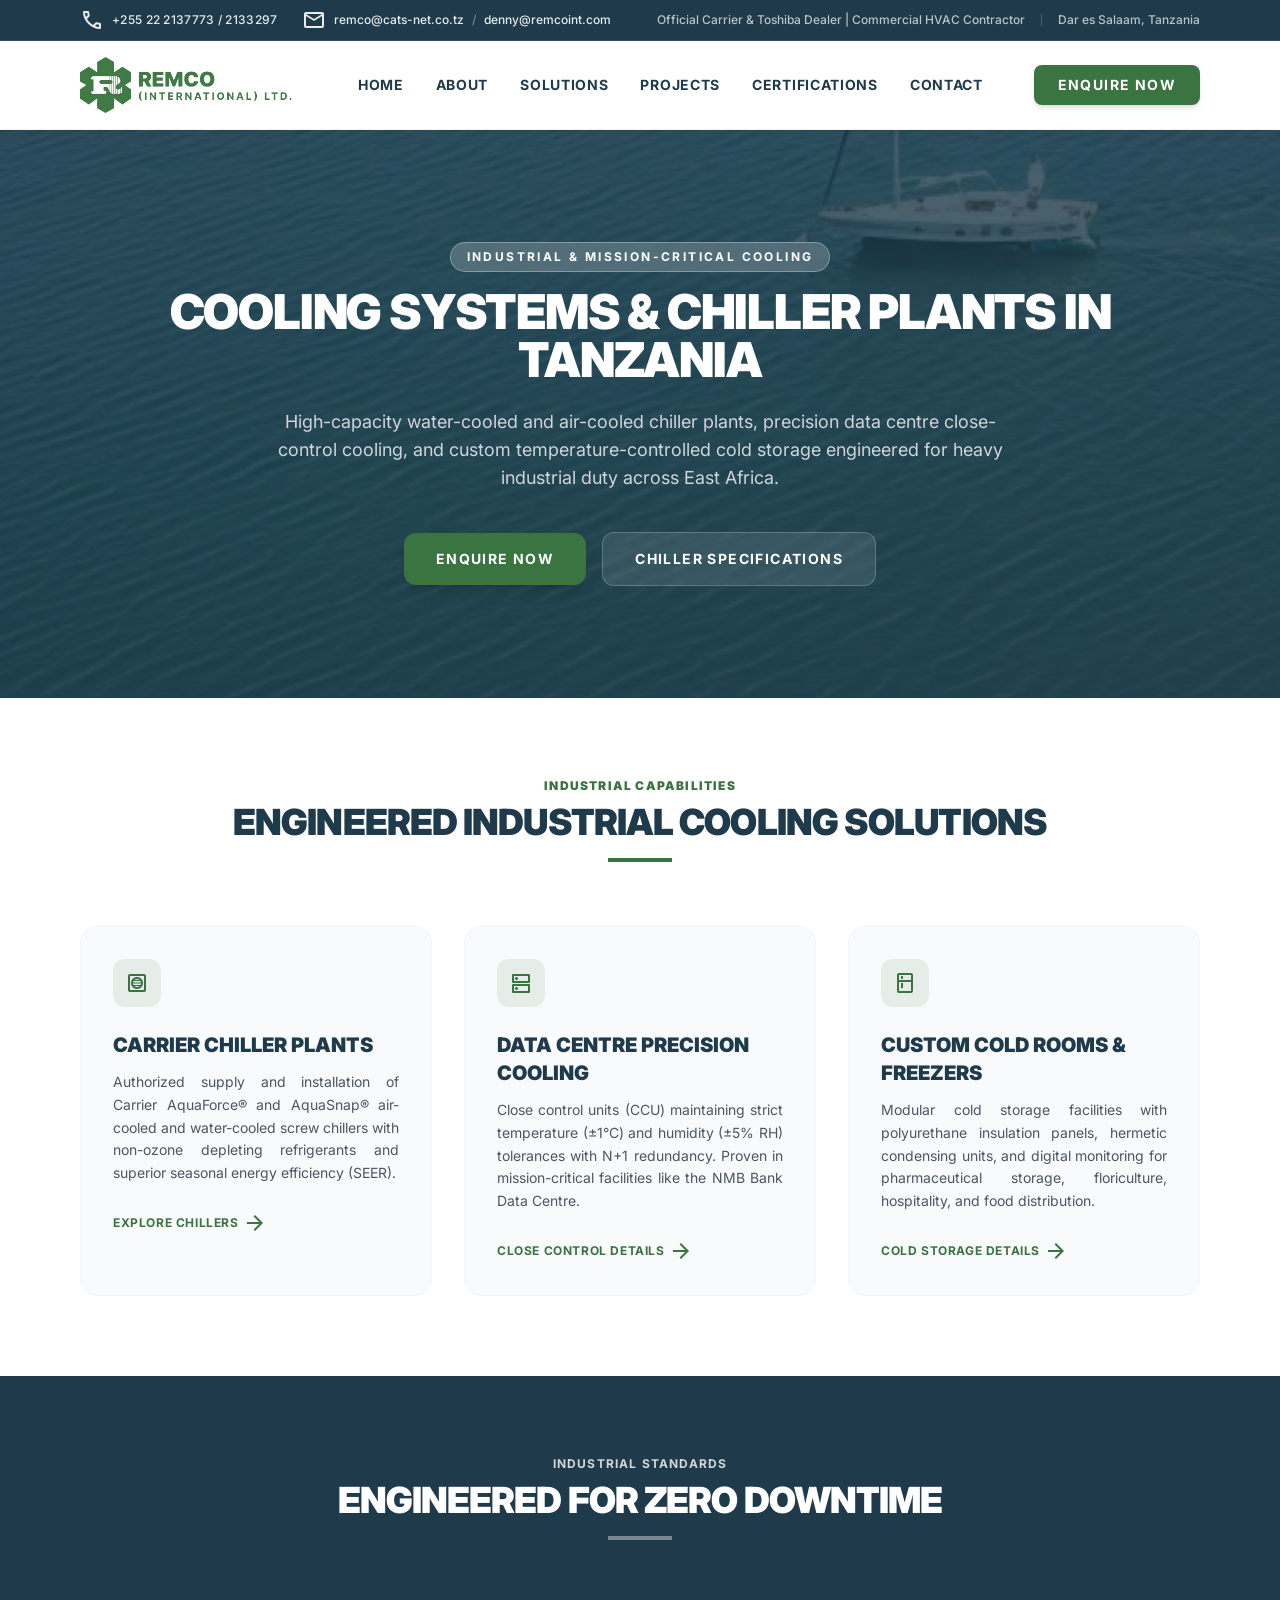
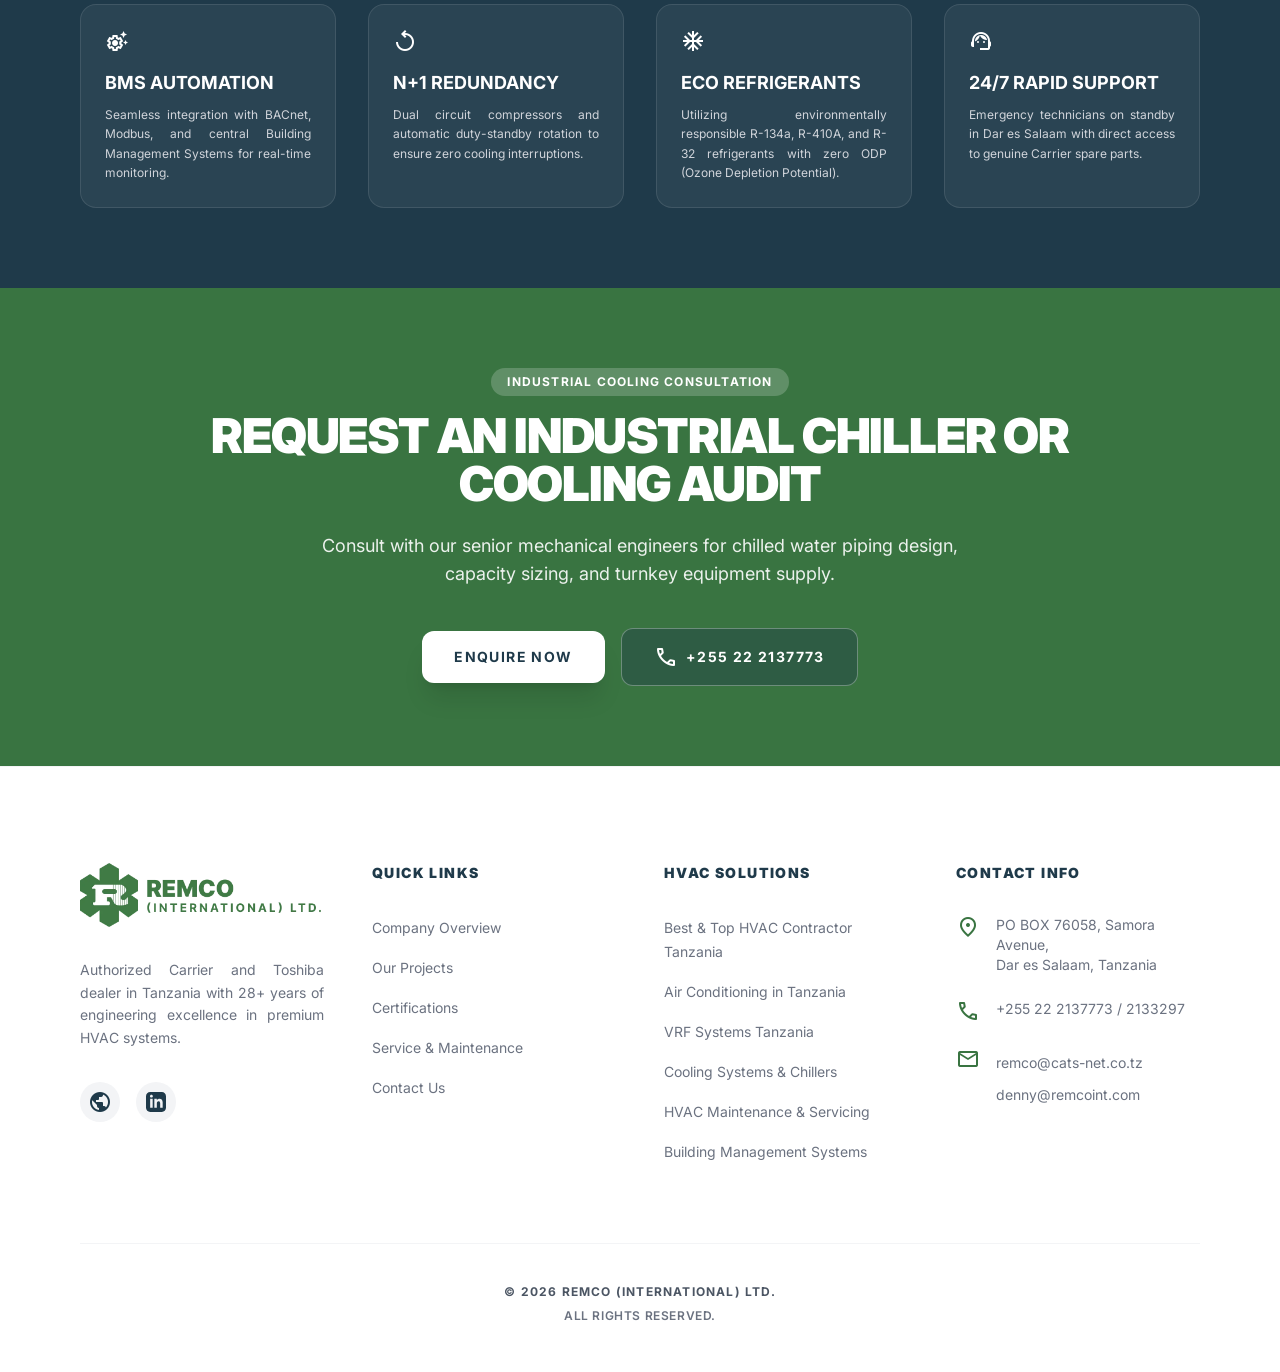
<file: cooling-systems-tanzania.html>
<!DOCTYPE html>
<html class="scroll-smooth" lang="en">

<head>
    <meta charset="utf-8" />
    <meta content="width=device-width, initial-scale=1.0" name="viewport" />
    <title>Industrial Cooling Systems &amp; Chiller Plants in Tanzania | REMCO</title>
    <meta name="description" content="Mission-critical industrial cooling, chiller plant engineering, data centre precision cooling, and cold storage in Tanzania by REMCO. Authorized Carrier &amp; Toshiba." />
    <meta name="keywords" content="cooling systems in tanzania, industrial cooling tanzania, chiller systems tanzania, cold storage tanzania, precision cooling data centre tanzania, carrier chillers tanzania" />
    <meta name="author" content="REMCO (International) Ltd" />
    <meta name="robots" content="index, follow, max-snippet:-1, max-image-preview:large, max-video-preview:-1" />
    <link rel="canonical" href="https://remcointernational.com/cooling-systems-tanzania" />

    <!-- Favicon / App Icons -->
    <link rel="icon" type="image/png" href="assets/favicon.png" />
    <link rel="apple-touch-icon" href="assets/favicon.png" />

    <!-- Geographic SEO Metadata (Tanzania & East Africa) -->
    <meta name="geo.region" content="TZ-02" />
    <meta name="geo.placename" content="Dar es Salaam, Tanzania" />
    <meta name="geo.position" content="-6.8163;39.2888" />
    <meta name="ICBM" content="-6.8163, 39.2888" />

    <!-- Open Graph / Social Media -->
    <meta property="og:type" content="website" />
    <meta property="og:url" content="https://remcointernational.com/cooling-systems-tanzania" />
    <meta property="og:title" content="Industrial Cooling Systems &amp; Chiller Plants in Tanzania | REMCO" />
    <meta property="og:description" content="Mission-critical industrial cooling, chiller plant engineering, data centre precision cooling, and cold storage in Tanzania by REMCO. Authorized Carrier &amp; Toshiba." />
    <meta property="og:image" content="https://remcointernational.com/assets/chiller-system.webp" />
    <meta property="og:site_name" content="REMCO (International) Ltd" />
    <meta property="og:locale" content="en_TZ" />

    <!-- Twitter Cards -->
    <meta name="twitter:card" content="summary_large_image" />
    <meta name="twitter:url" content="https://remcointernational.com/cooling-systems-tanzania" />
    <meta name="twitter:title" content="Industrial Cooling Systems &amp; Chiller Plants in Tanzania | REMCO" />
    <meta name="twitter:description" content="Mission-critical industrial cooling, chiller plant engineering, data centre precision cooling, and cold storage in Tanzania by REMCO. Authorized Carrier &amp; Toshiba." />
    <meta name="twitter:image" content="https://remcointernational.com/assets/chiller-system.webp" />

    <!-- Performance & Preconnects -->
    <link rel="preconnect" href="https://fonts.googleapis.com" />
    <link rel="preconnect" href="https://fonts.gstatic.com" crossorigin />
    <link rel="dns-prefetch" href="https://unpkg.com" />

    <!-- Production Compiled Stylesheet -->
    <link rel="stylesheet" href="assets/style.min.css" />

    <!-- Non-render-blocking Web Fonts & Animations -->
    <link rel="stylesheet" href="https://fonts.googleapis.com/css2?family=Inter:wght@300;400;500;600;700;800;900&amp;display=swap" media="print" onload="this.media='all'" />
    <link rel="stylesheet" href="https://fonts.googleapis.com/css2?family=Material+Symbols+Outlined:wght,FILL@100..700,0..1&amp;display=swap" media="print" onload="this.media='all'" />
    <link rel="stylesheet" href="https://unpkg.com/aos@2.3.1/dist/aos.css" media="print" onload="this.media='all'" />
    <noscript>
        <link rel="stylesheet" href="https://fonts.googleapis.com/css2?family=Inter:wght@300;400;500;600;700;800;900&amp;display=swap" />
        <link rel="stylesheet" href="https://fonts.googleapis.com/css2?family=Material+Symbols+Outlined:wght,FILL@100..700,0..1&amp;display=swap" />
        <link rel="stylesheet" href="https://unpkg.com/aos@2.3.1/dist/aos.css" />
    </noscript>

    <!-- Structured Data (JSON-LD) -->
    <script type="application/ld+json">
    {
      "@context": "https://schema.org",
      "@graph": [
        {
          "@type": "BreadcrumbList",
          "itemListElement": [
            {
              "@type": "ListItem",
              "position": 1,
              "name": "Home",
              "item": "https://remcointernational.com/"
            },
            {
              "@type": "ListItem",
              "position": 2,
              "name": "Cooling Systems Tanzania",
              "item": "https://remcointernational.com/cooling-systems-tanzania"
            }
          ]
        },
        {
          "@type": "Service",
          "@id": "https://remcointernational.com/cooling-systems-tanzania#service",
          "name": "Industrial Cooling Systems & Chiller Plants Tanzania",
          "serviceType": "Industrial Refrigeration & Chiller Engineering",
          "provider": {
            "@type": "HVACBusiness",
            "name": "REMCO (International) Ltd",
            "url": "https://remcointernational.com/",
            "telephone": "+255 22 2137773",
            "address": {
              "@type": "PostalAddress",
              "streetAddress": "Samora Avenue",
              "addressLocality": "Dar es Salaam",
              "addressCountry": "TZ"
            }
          },
          "areaServed": [
            { "@type": "City", "name": "Dar es Salaam" },
            { "@type": "City", "name": "Dodoma" },
            { "@type": "City", "name": "Arusha" },
            { "@type": "Country", "name": "Tanzania" }
          ],
          "description": "Turnkey engineering of water-cooled and air-cooled chiller plants, data centre close-control cooling, and custom cold storage rooms across Tanzania."
        }
      ]
    }
    </script>
</head>

<body class="bg-background-light text-navy font-display flex flex-col min-h-screen">

    <!-- 1. Top Contact Strip -->
    <div class="bg-navy text-white/90 py-2 px-4 sm:px-6 lg:px-20 flex justify-center sm:justify-between items-center text-xs font-medium border-b border-white/10">
        <div class="flex items-center gap-6">
            <a href="tel:+255222137773" class="flex items-center gap-2 hover:text-white transition-colors">
                <span class="material-symbols-outlined text-sm">call</span>
                <span class="tracking-wide">+255 22 2137773 / 2133297</span>
            </a>
            <span class="hidden md:flex items-center gap-2">
                <span class="material-symbols-outlined text-sm">mail</span>
                <a href="mailto:remco@cats-net.co.tz" class="hover:text-white transition-colors py-1 inline-block">remco@cats-net.co.tz</a>
                <span class="text-white/40">/</span>
                <a href="mailto:denny@remcoint.com" class="hover:text-white transition-colors py-1 inline-block">denny@remcoint.com</a>
            </span>
        </div>
        <div class="hidden md:flex gap-4 items-center text-white/70">
            <span>Official Carrier &amp; Toshiba Dealer | Commercial HVAC Contractor</span>
            <div class="h-3 w-px bg-white/20"></div>
            <span>Dar es Salaam, Tanzania</span>
        </div>
    </div>

    <!-- 2. Navigation Header -->
    <nav class="sticky top-0 z-50 bg-white/95 backdrop-blur-md shadow-sm border-b border-gray-100 px-6 lg:px-20 py-4">
        <div class="max-w-7xl mx-auto flex items-center justify-between">
            <div class="flex items-center gap-10 xl:gap-16">
                <a href="index.html" class="flex items-center">
                    <img src="assets/logo.webp" alt="REMCO (International) Ltd - Premier Air Conditioning Solutions" width="168" height="56" class="h-12 md:h-14 w-auto object-contain" />
                </a>
                <div class="hidden lg:flex items-center gap-8">
                    <a class="text-navy text-sm font-bold uppercase tracking-wider hover:text-primary transition-colors" href="index.html">Home</a>
                    <a class="text-navy text-sm font-bold uppercase tracking-wider hover:text-primary transition-colors" href="about.html">About</a>
                    <a class="text-navy text-sm font-bold uppercase tracking-wider hover:text-primary transition-colors" href="solutions.html">Solutions</a>
                    <a class="text-navy text-sm font-bold uppercase tracking-wider hover:text-primary transition-colors" href="projects.html">Projects</a>
                    <a class="text-navy text-sm font-bold uppercase tracking-wider hover:text-primary transition-colors" href="certifications.html">Certifications</a>
                    <a class="text-navy text-sm font-bold uppercase tracking-wider hover:text-primary transition-colors" href="contact.html">Contact</a>
                </div>
            </div>
            <div class="flex items-center gap-2 sm:gap-4">
                <a href="contact.html" class="bg-primary text-white px-4 md:px-6 py-2 md:py-2.5 rounded-lg text-[10px] sm:text-xs md:text-sm font-bold uppercase tracking-widest hover:bg-primary/90 transition-all shadow-md active:scale-95">
                    Enquire Now
                </a>
                <button onclick="toggleMenu()" class="lg:hidden text-navy p-2 hover:bg-gray-100 rounded-lg transition-colors" aria-label="Toggle Menu">
                    <span class="material-symbols-outlined text-3xl">menu</span>
                </button>
            </div>
        </div>
    </nav>

    <!-- Mobile Menu Drawer -->
    <div id="mobileMenu" class="fixed inset-0 z-[60] lg:hidden hidden">
        <div class="absolute inset-0 bg-navy/60 backdrop-blur-sm" onclick="toggleMenu()"></div>
        <div class="absolute right-0 top-0 bottom-0 w-[300px] bg-white shadow-2xl flex flex-col p-8 transform translate-x-full transition-transform duration-300" id="mobileMenuContent">
            <div class="flex items-center justify-between mb-10">
                <img src="assets/logo.webp" alt="REMCO" width="140" height="40" class="h-10 w-auto" />
                <button onclick="toggleMenu()" class="text-navy p-2 hover:bg-gray-100 rounded-lg transition-colors" aria-label="Close Menu">
                    <span class="material-symbols-outlined text-3xl">close</span>
                </button>
            </div>
            <div class="flex flex-col gap-6">
                <a href="index.html" class="text-navy text-lg font-bold uppercase tracking-widest hover:text-primary transition-colors">Home</a>
                <a href="about.html" class="text-navy text-lg font-bold uppercase tracking-widest hover:text-primary transition-colors">About</a>
                <a href="solutions.html" class="text-navy text-lg font-bold uppercase tracking-widest hover:text-primary transition-colors">Solutions</a>
                <a href="projects.html" class="text-navy text-lg font-bold uppercase tracking-widest hover:text-primary transition-colors">Projects</a>
                <a href="certifications.html" class="text-navy text-lg font-bold uppercase tracking-widest hover:text-primary transition-colors">Certifications</a>
                <a href="contact.html" class="text-navy text-lg font-bold uppercase tracking-widest hover:text-primary transition-colors">Contact</a>
            </div>
            <div class="mt-auto pt-6 border-t border-gray-100 flex flex-col gap-3">
                <a href="contact.html" class="w-full bg-primary text-white text-center py-3.5 rounded-xl font-bold uppercase tracking-widest shadow-md text-xs hover:bg-primary/90 transition-all">
                    Enquire Now
                </a>
            </div>
        </div>
    </div>

    <!-- MAIN CONTENT -->
    <main class="flex-grow">
        <!-- Hero Section -->
        <section class="relative bg-navy text-white py-20 lg:py-28 px-6 lg:px-20 overflow-hidden">
            <div class="absolute inset-0 opacity-20">
                <img src="assets/chiller-system.webp" alt="Industrial Cooling Systems Tanzania" class="w-full h-full object-cover" />
            </div>
            <div class="relative z-10 max-w-5xl mx-auto text-center" data-aos="fade-up">
                <span class="inline-block bg-white/20 backdrop-blur-sm px-4 py-1.5 rounded-full text-xs font-bold uppercase tracking-[0.2em] mb-4 border border-white/30 text-white">
                    Industrial &amp; Mission-Critical Cooling
                </span>
                <h1 class="text-3xl sm:text-4xl lg:text-5xl font-black uppercase tracking-tight mb-6 leading-tight">
                    Cooling Systems &amp; Chiller Plants in Tanzania
                </h1>
                <p class="text-gray-300 text-base sm:text-lg max-w-3xl mx-auto mb-10 leading-relaxed">
                    High-capacity water-cooled and air-cooled chiller plants, precision data centre close-control cooling, and custom temperature-controlled cold storage engineered for heavy industrial duty across East Africa.
                </p>
                <div class="flex flex-wrap items-center justify-center gap-4">
                    <a href="contact.html" class="bg-primary text-white px-8 py-4 rounded-xl text-sm font-bold uppercase tracking-widest hover:bg-primary/90 transition-all shadow-lg hover:shadow-primary/25 active:scale-95">
                        Enquire Now
                    </a>
                    <a href="solutions.html#chillers" class="bg-white/10 hover:bg-white/20 text-white border border-white/20 px-8 py-4 rounded-xl text-sm font-bold uppercase tracking-widest transition-all">
                        Chiller Specifications
                    </a>
                </div>
            </div>
        </section>

        <!-- Offerings Overview -->
        <section class="py-20 px-6 lg:px-20 bg-white">
            <div class="max-w-7xl mx-auto">
                <div class="text-center mb-16" data-aos="fade-up">
                    <span class="text-primary font-black uppercase text-xs tracking-widest block mb-2">Industrial Capabilities</span>
                    <h2 class="text-3xl lg:text-4xl font-black text-navy uppercase tracking-tight">Engineered Industrial Cooling Solutions</h2>
                    <div class="h-1 w-16 bg-primary mx-auto mt-4 mb-4"></div>
                </div>

                <div class="grid grid-cols-1 md:grid-cols-3 gap-8">
                    <!-- Card 1 -->
                    <div class="bg-gray-50 p-8 rounded-2xl border border-gray-100 hover:border-primary/30 transition-all hover:shadow-lg" data-aos="fade-up" data-aos-delay="100">
                        <div class="w-12 h-12 bg-primary/10 rounded-xl flex items-center justify-center text-primary mb-6">
                            <span class="material-symbols-outlined text-2xl">hvac</span>
                        </div>
                        <h3 class="text-xl font-black text-navy uppercase mb-3">Carrier Chiller Plants</h3>
                        <p class="text-gray-600 text-sm leading-relaxed mb-6">
                            Authorized supply and installation of Carrier AquaForce® and AquaSnap® air-cooled and water-cooled screw chillers with non-ozone depleting refrigerants and superior seasonal energy efficiency (SEER).
                        </p>
                        <a href="solutions.html#chillers" class="text-primary font-bold text-xs uppercase tracking-wider inline-flex items-center gap-1 hover:underline">
                            Explore Chillers <span class="material-symbols-outlined text-sm">arrow_forward</span>
                        </a>
                    </div>

                    <!-- Card 2 -->
                    <div class="bg-gray-50 p-8 rounded-2xl border border-gray-100 hover:border-primary/30 transition-all hover:shadow-lg" data-aos="fade-up" data-aos-delay="200">
                        <div class="w-12 h-12 bg-primary/10 rounded-xl flex items-center justify-center text-primary mb-6">
                            <span class="material-symbols-outlined text-2xl">dns</span>
                        </div>
                        <h3 class="text-xl font-black text-navy uppercase mb-3">Data Centre Precision Cooling</h3>
                        <p class="text-gray-600 text-sm leading-relaxed mb-6">
                            Close control units (CCU) maintaining strict temperature (±1°C) and humidity (±5% RH) tolerances with N+1 redundancy. Proven in mission-critical facilities like the NMB Bank Data Centre.
                        </p>
                        <a href="solutions.html#close-control" class="text-primary font-bold text-xs uppercase tracking-wider inline-flex items-center gap-1 hover:underline">
                            Close Control Details <span class="material-symbols-outlined text-sm">arrow_forward</span>
                        </a>
                    </div>

                    <!-- Card 3 -->
                    <div class="bg-gray-50 p-8 rounded-2xl border border-gray-100 hover:border-primary/30 transition-all hover:shadow-lg" data-aos="fade-up" data-aos-delay="300">
                        <div class="w-12 h-12 bg-primary/10 rounded-xl flex items-center justify-center text-primary mb-6">
                            <span class="material-symbols-outlined text-2xl">kitchen</span>
                        </div>
                        <h3 class="text-xl font-black text-navy uppercase mb-3">Custom Cold Rooms &amp; Freezers</h3>
                        <p class="text-gray-600 text-sm leading-relaxed mb-6">
                            Modular cold storage facilities with polyurethane insulation panels, hermetic condensing units, and digital monitoring for pharmaceutical storage, floriculture, hospitality, and food distribution.
                        </p>
                        <a href="solutions.html#cold-rooms" class="text-primary font-bold text-xs uppercase tracking-wider inline-flex items-center gap-1 hover:underline">
                            Cold Storage Details <span class="material-symbols-outlined text-sm">arrow_forward</span>
                        </a>
                    </div>
                </div>
            </div>
        </section>

        <!-- Proven Industrial Reliability -->
        <section class="py-20 px-6 lg:px-20 bg-navy text-white">
            <div class="max-w-7xl mx-auto">
                <div class="text-center mb-16" data-aos="fade-up">
                    <span class="text-white/80 font-bold uppercase text-xs tracking-widest block mb-2">Industrial Standards</span>
                    <h2 class="text-3xl lg:text-4xl font-black uppercase tracking-tight">Engineered for Zero Downtime</h2>
                    <div class="h-1 w-16 bg-white/40 mx-auto mt-4 mb-4"></div>
                </div>

                <div class="grid grid-cols-1 md:grid-cols-2 lg:grid-cols-4 gap-8">
                    <div class="bg-white/5 p-6 rounded-2xl border border-white/10" data-aos="fade-up" data-aos-delay="100">
                        <span class="material-symbols-outlined text-white text-3xl mb-4">settings_suggest</span>
                        <h3 class="text-lg font-bold uppercase mb-2">BMS Automation</h3>
                        <p class="text-gray-300 text-xs leading-relaxed">Seamless integration with BACnet, Modbus, and central Building Management Systems for real-time monitoring.</p>
                    </div>

                    <div class="bg-white/5 p-6 rounded-2xl border border-white/10" data-aos="fade-up" data-aos-delay="200">
                        <span class="material-symbols-outlined text-white text-3xl mb-4">replay</span>
                        <h3 class="text-lg font-bold uppercase mb-2">N+1 Redundancy</h3>
                        <p class="text-gray-300 text-xs leading-relaxed">Dual circuit compressors and automatic duty-standby rotation to ensure zero cooling interruptions.</p>
                    </div>

                    <div class="bg-white/5 p-6 rounded-2xl border border-white/10" data-aos="fade-up" data-aos-delay="300">
                        <span class="material-symbols-outlined text-white text-3xl mb-4">ac_unit</span>
                        <h3 class="text-lg font-bold uppercase mb-2">Eco Refrigerants</h3>
                        <p class="text-gray-300 text-xs leading-relaxed">Utilizing environmentally responsible R-134a, R-410A, and R-32 refrigerants with zero ODP (Ozone Depletion Potential).</p>
                    </div>

                    <div class="bg-white/5 p-6 rounded-2xl border border-white/10" data-aos="fade-up" data-aos-delay="400">
                        <span class="material-symbols-outlined text-white text-3xl mb-4">support_agent</span>
                        <h3 class="text-lg font-bold uppercase mb-2">24/7 Rapid Support</h3>
                        <p class="text-gray-300 text-xs leading-relaxed">Emergency technicians on standby in Dar es Salaam with direct access to genuine Carrier spare parts.</p>
                    </div>
                </div>
            </div>
        </section>

        <!-- CTA Funnel Banner -->
        <section class="py-20 px-6 lg:px-20 bg-primary text-white text-center">
            <div class="max-w-4xl mx-auto" data-aos="fade-up">
                <span class="inline-block px-4 py-1.5 rounded-full bg-white/20 text-white font-bold text-xs uppercase tracking-widest mb-4">
                    Industrial Cooling Consultation
                </span>
                <h2 class="text-3xl sm:text-4xl lg:text-5xl font-black uppercase tracking-tight mb-6">
                    Request an Industrial Chiller or Cooling Audit
                </h2>
                <p class="text-white/90 text-base sm:text-lg max-w-2xl mx-auto mb-10 leading-relaxed">
                    Consult with our senior mechanical engineers for chilled water piping design, capacity sizing, and turnkey equipment supply.
                </p>
                <div class="flex flex-wrap items-center justify-center gap-4">
                    <a href="contact.html" class="bg-white text-navy hover:bg-gray-100 px-8 py-4 rounded-xl text-sm font-bold uppercase tracking-widest transition-all shadow-xl active:scale-95">
                        Enquire Now
                    </a>
                    <a href="tel:+255222137773" class="bg-navy/40 hover:bg-navy/60 text-white border border-white/30 px-8 py-4 rounded-xl text-sm font-bold uppercase tracking-widest transition-all flex items-center gap-2">
                        <span class="material-symbols-outlined text-sm">call</span>
                        +255 22 2137773
                    </a>
                </div>
            </div>
        </section>
    </main>

    <!-- 3. Footer -->
    <footer class="bg-white pt-24 pb-12 px-6 lg:px-20 border-t border-gray-100 mt-auto">
        <div class="max-w-7xl mx-auto grid grid-cols-1 md:grid-cols-2 lg:grid-cols-4 gap-12 mb-20">
            <div>
                <div class="flex items-center mb-8">
                    <img src="assets/logo.webp" alt="REMCO (International) Ltd" width="180" height="56" class="h-12 md:h-16 w-auto object-contain" />
                </div>
                <p class="text-gray-500 text-sm leading-relaxed mb-8">Authorized Carrier and Toshiba dealer in Tanzania with 28+ years of engineering excellence in premium HVAC systems.</p>
                <div class="flex gap-4">
                    <a href="https://remcointernational.com" aria-label="REMCO Website" class="w-10 h-10 rounded-full bg-gray-100 flex items-center justify-center text-navy hover:bg-primary hover:text-white transition-colors">
                        <span class="material-symbols-outlined text-lg">public</span>
                    </a>
                    <a href="https://www.linkedin.com/company/remco-international-tz" aria-label="REMCO on LinkedIn" target="_blank" rel="noopener noreferrer" class="w-10 h-10 rounded-full bg-gray-100 flex items-center justify-center text-navy hover:bg-primary hover:text-white transition-colors">
                        <svg class="w-5 h-5" fill="currentColor" viewBox="0 0 24 24" aria-hidden="true">
                            <path fill-rule="evenodd" d="M19 0h-14c-2.761 0-5 2.239-5 5v14c0 2.761 2.239 5 5 5h14c2.762 0 5-2.239 5-5v-14c0-2.761-2.238-5-5-5zm-11 19h-3v-11h3v11zm-1.5-12.268c-.966 0-1.75-.79-1.75-1.764s.784-1.764 1.75-1.764 1.75.79 1.75 1.764-.783 1.764-1.75 1.764zm13.5 12.268h-3v-5.604c0-3.368-4-3.113-4 0v5.604h-3v-11h3v1.765c1.396-2.586 7-2.777 7 2.476v6.759z" clip-rule="evenodd"></path>
                        </svg>
                    </a>
                </div>
            </div>
            <div>
                <h3 class="text-navy font-black text-sm uppercase tracking-widest mb-8">Quick Links</h3>
                <ul class="space-y-4">
                    <li><a href="about.html" class="text-gray-500 text-sm hover:text-primary transition-colors">Company Overview</a></li>
                    <li><a href="projects.html" class="text-gray-500 text-sm hover:text-primary transition-colors">Our Projects</a></li>
                    <li><a href="certifications.html" class="text-gray-500 text-sm hover:text-primary transition-colors">Certifications</a></li>
                    <li><a href="solutions.html" class="text-gray-500 text-sm hover:text-primary transition-colors">Service &amp; Maintenance</a></li>
                    <li><a href="contact.html" class="text-gray-500 text-sm hover:text-primary transition-colors">Contact Us</a></li>
                </ul>
            </div>
            <div>
                <h3 class="text-navy font-black text-sm uppercase tracking-widest mb-8">HVAC Solutions</h3>
                <ul class="space-y-4">
                    <li><a href="hvac-contractor-tanzania.html" class="text-gray-500 text-sm hover:text-primary transition-colors">Best &amp; Top HVAC Contractor Tanzania</a></li>
                    <li><a href="air-conditioning-tanzania.html" class="text-gray-500 text-sm hover:text-primary transition-colors">Air Conditioning in Tanzania</a></li>
                    <li><a href="vrf-systems-tanzania.html" class="text-gray-500 text-sm hover:text-primary transition-colors">VRF Systems Tanzania</a></li>
                    <li><a href="cooling-systems-tanzania.html" class="text-gray-500 text-sm hover:text-primary transition-colors">Cooling Systems &amp; Chillers</a></li>
                    <li><a href="hvac-maintenance-tanzania.html" class="text-gray-500 text-sm hover:text-primary transition-colors">HVAC Maintenance &amp; Servicing</a></li>
                    <li><a href="solutions.html#bms" class="text-gray-500 text-sm hover:text-primary transition-colors">Building Management Systems</a></li>
                </ul>
            </div>
            <div>
                <h3 class="text-navy font-black text-sm uppercase tracking-widest mb-8">Contact Info</h3>
                <ul class="space-y-6">
                    <li class="flex gap-4">
                        <span class="material-symbols-outlined text-primary">location_on</span>
                        <span class="text-gray-500 text-sm">PO BOX 76058, Samora Avenue,<br />Dar es Salaam, Tanzania</span>
                    </li>
                    <li class="flex gap-4">
                        <span class="material-symbols-outlined text-primary">call</span>
                        <span class="text-gray-500 text-sm">+255 22 2137773 / 2133297</span>
                    </li>
                    <li class="flex gap-4">
                        <span class="material-symbols-outlined text-primary">mail</span>
                        <span class="text-gray-500 text-sm">
                            <a href="mailto:remco@cats-net.co.tz" class="hover:text-primary transition-colors block py-1.5">remco@cats-net.co.tz</a>
                            <a href="mailto:denny@remcoint.com" class="hover:text-primary transition-colors block py-1.5">denny@remcoint.com</a>
                        </span>
                    </li>
                </ul>
            </div>
        </div>
        <div class="max-w-7xl mx-auto pt-10 border-t border-gray-100 flex flex-col items-center justify-center text-center gap-2">
            <p class="text-gray-600 text-xs uppercase tracking-widest font-bold">
                © 2026 REMCO (International) Ltd.
            </p>
            <p class="text-gray-500 text-xs uppercase tracking-wider font-semibold">
                All Rights Reserved.
            </p>
        </div>
    </footer>

    <script src="https://unpkg.com/aos@2.3.1/dist/aos.js" defer></script>
    <script>
        window.addEventListener('DOMContentLoaded', () => {
            if (typeof AOS !== 'undefined') {
                AOS.init({
                    duration: 800,
                    easing: 'ease-in-out',
                    once: true,
                    mirror: false
                });
            }
        });

        function toggleMenu() {
            const menu = document.getElementById('mobileMenu');
            const content = document.getElementById('mobileMenuContent');
            const isHidden = menu.classList.contains('hidden');

            if (isHidden) {
                menu.classList.remove('hidden');
                setTimeout(() => {
                    content.classList.remove('translate-x-full');
                }, 10);
                document.body.style.overflow = 'hidden';
            } else {
                content.classList.add('translate-x-full');
                setTimeout(() => {
                    menu.classList.add('hidden');
                }, 300);
                document.body.style.overflow = 'auto';
            }
        }
    </script>
</body>
</html>
</file>
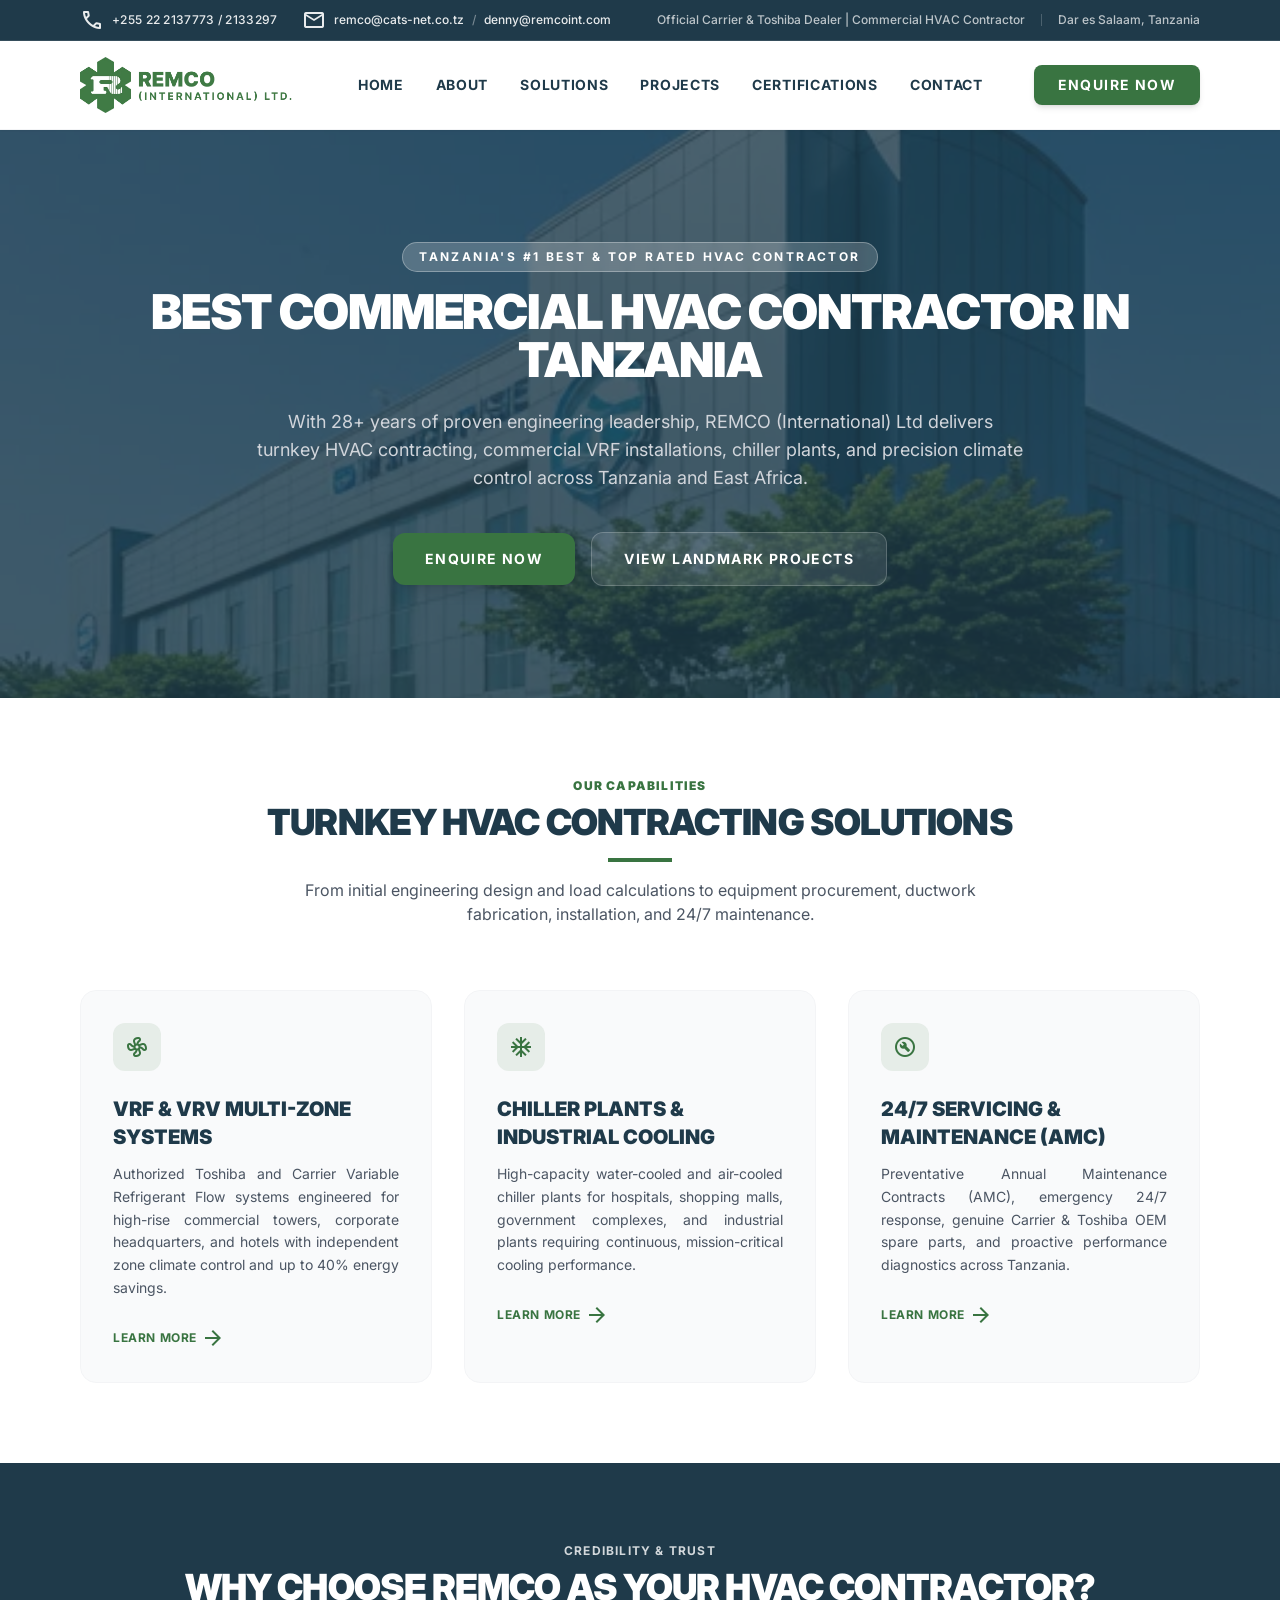
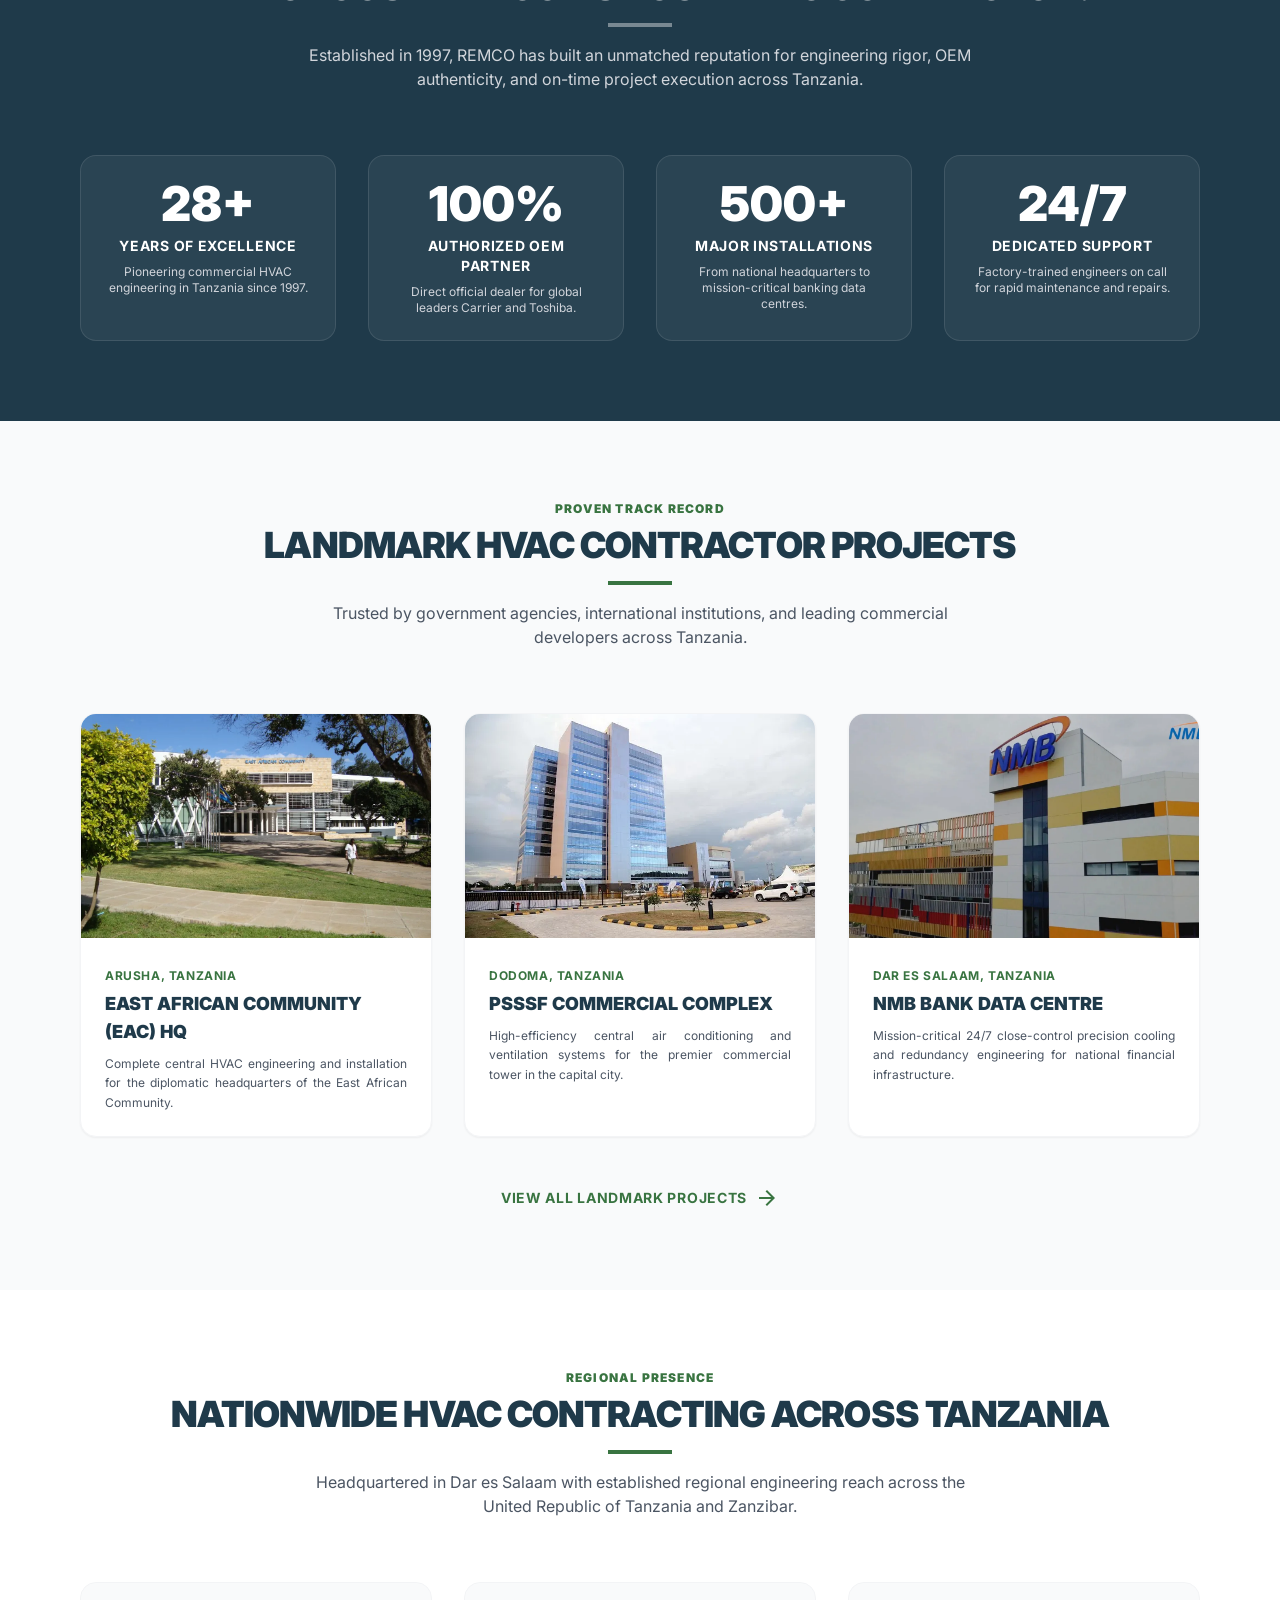
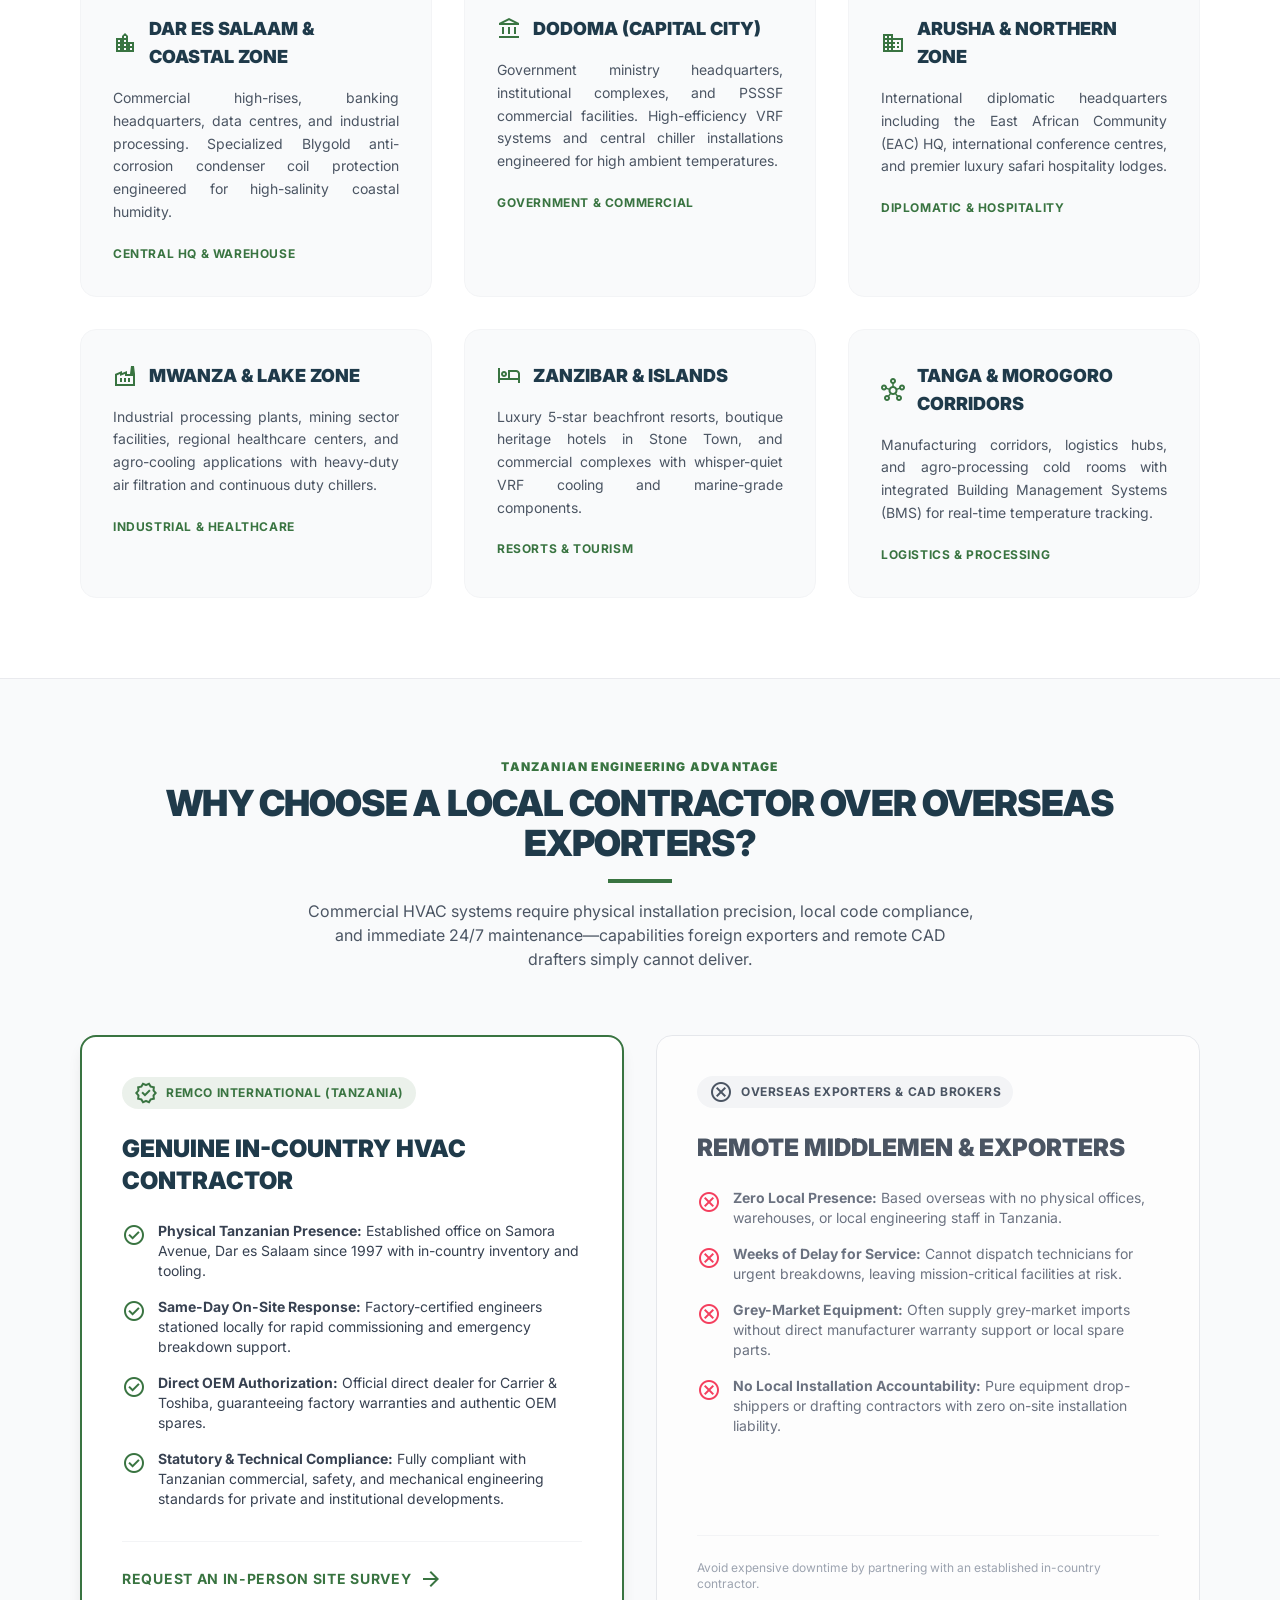
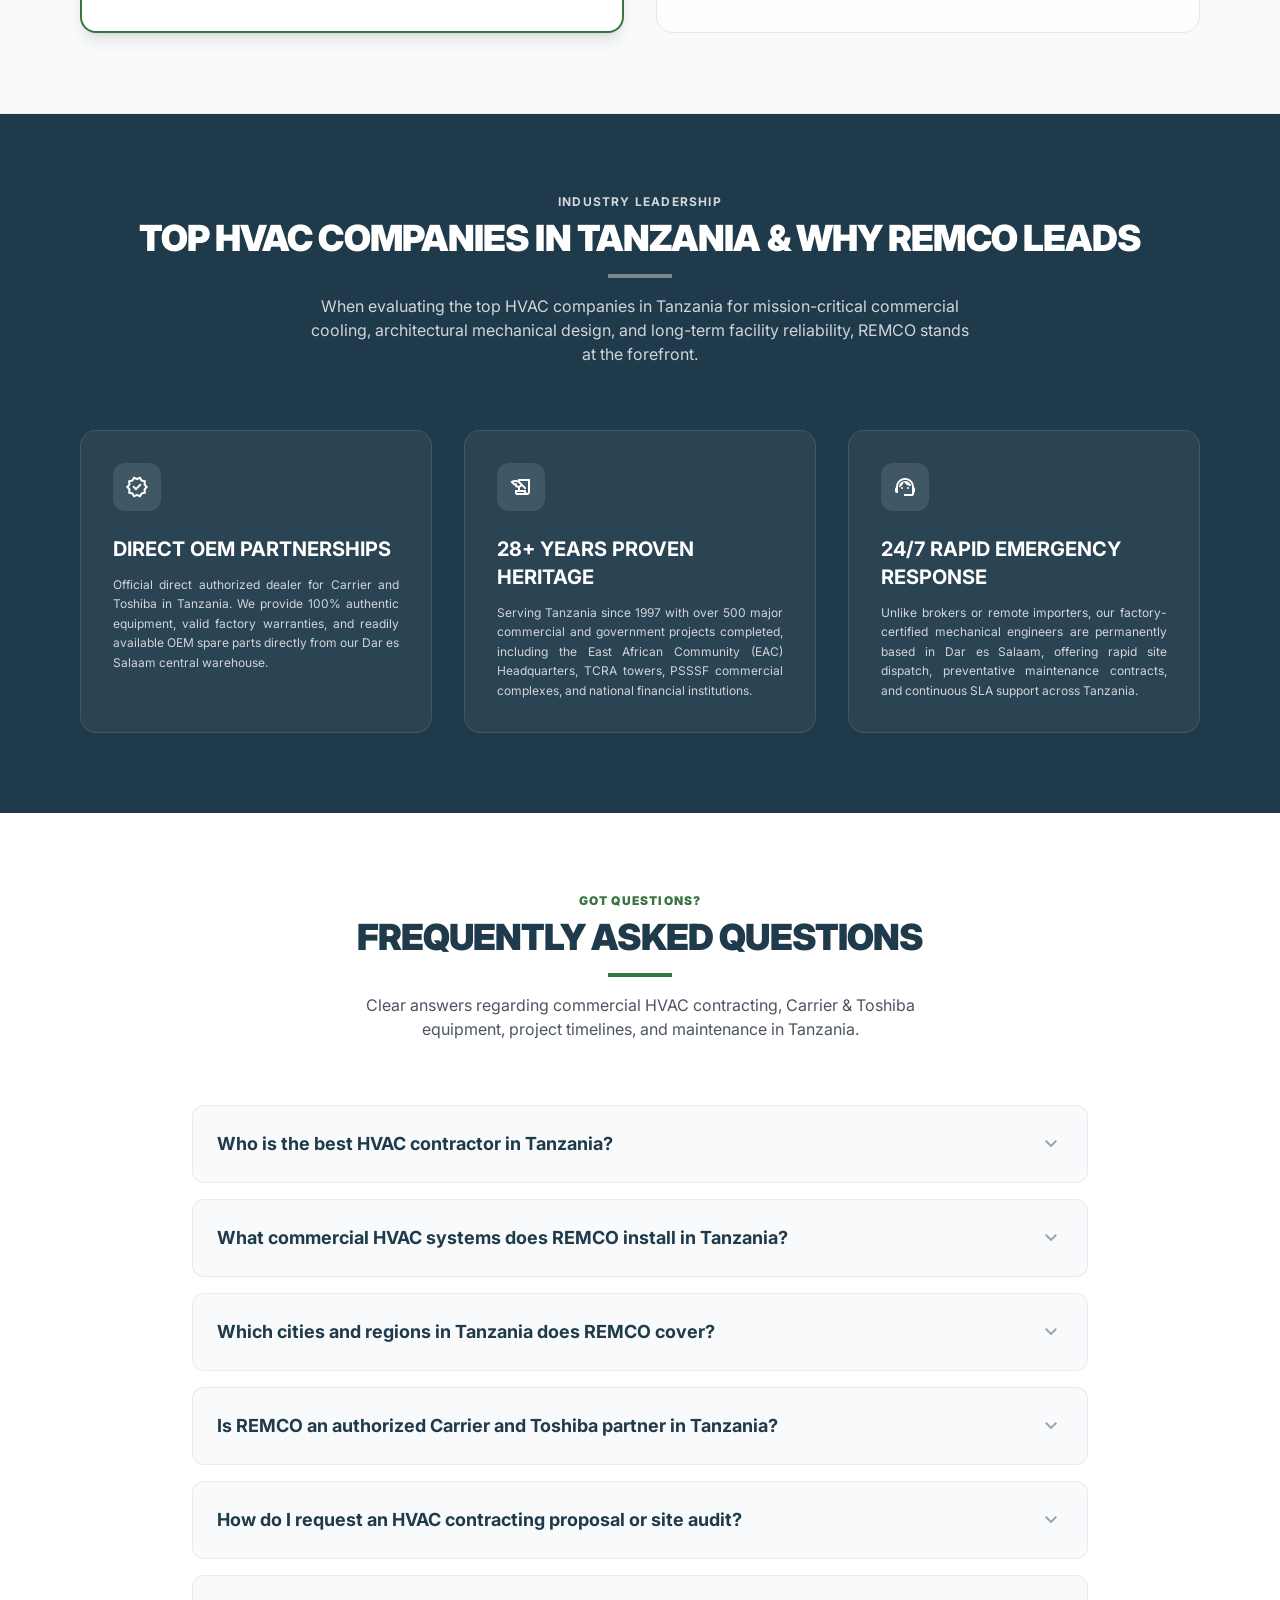
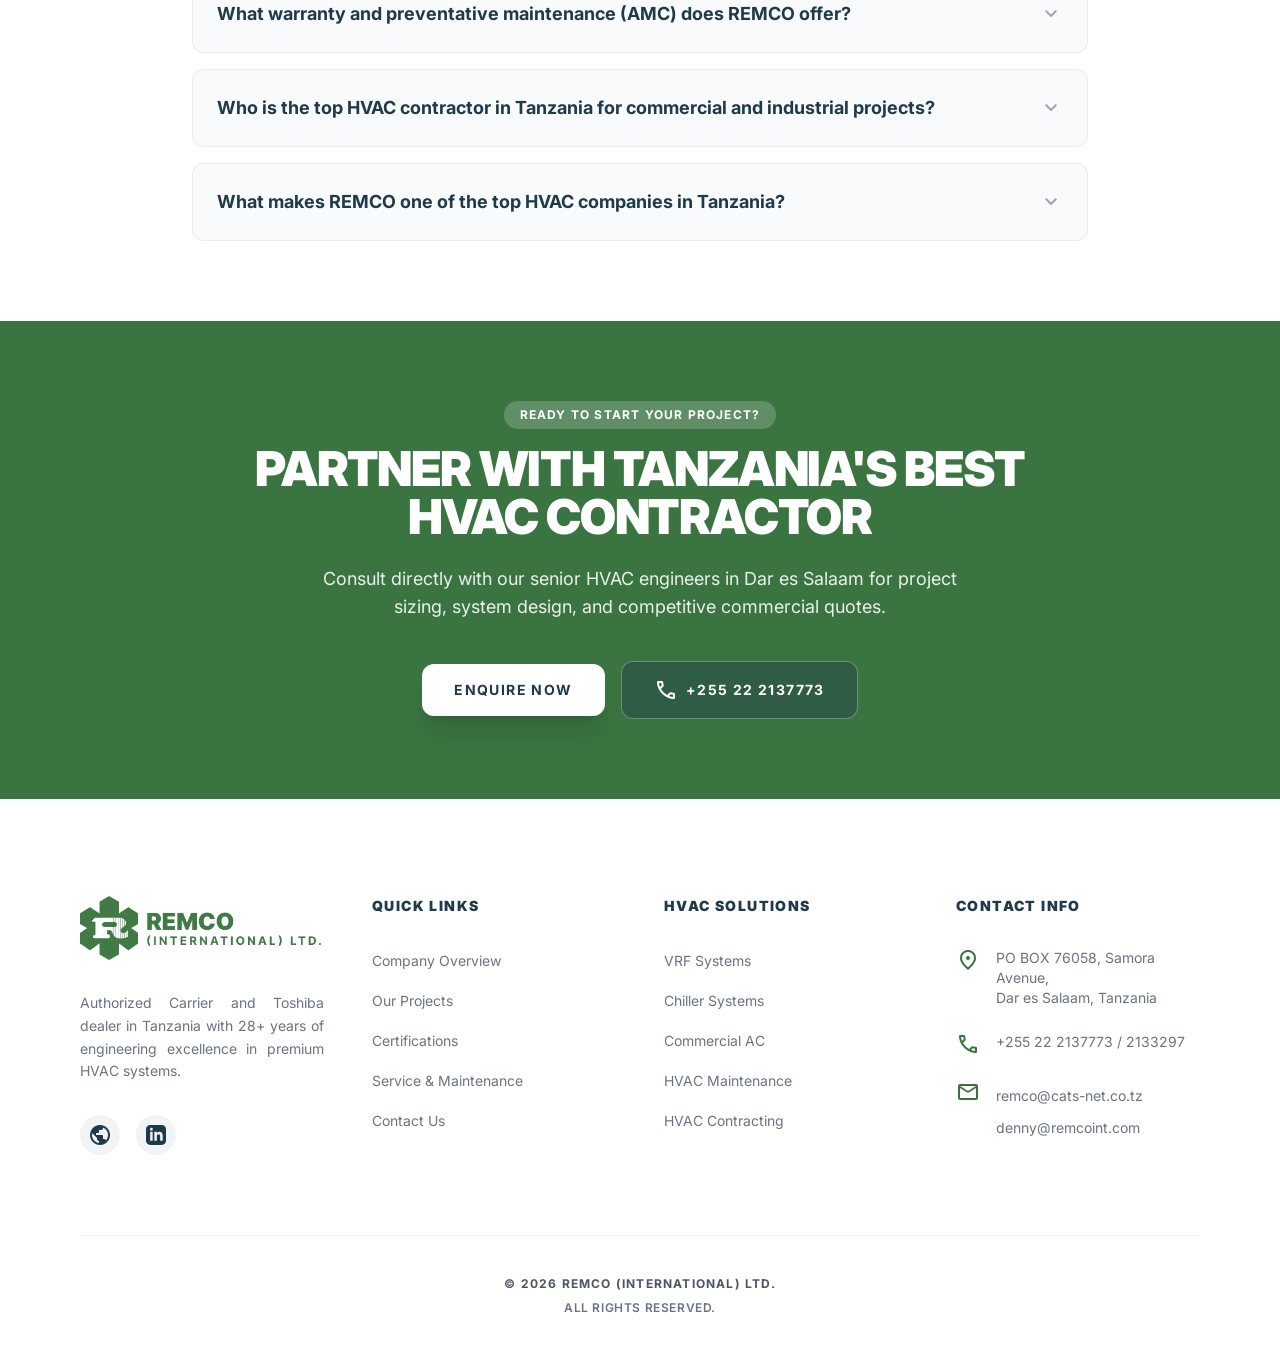
<file: hvac-contractor-tanzania.html>
<!DOCTYPE html>
<html class="scroll-smooth" lang="en">

<head>
    <meta charset="utf-8" />
    <meta content="width=device-width, initial-scale=1.0" name="viewport" />
    <title>Best HVAC Contractor in Tanzania | Top HVAC Company Dar es Salaam - REMCO</title>
    <meta name="description" content="Looking for the best and top HVAC contractor in Tanzania? REMCO is the authorized Carrier and Toshiba partner with 28+ years of engineering excellence, delivering commercial VRF, chillers, and 24/7 maintenance across Dar es Salaam, Dodoma, Arusha, and Zanzibar. Call +255 22 2137773." />
    <meta name="keywords" content="best hvac contractor in tanzania, top hvac in tanzania, top hvac contractor in tanzania, top hvac companies in tanzania, hvac contractor in tanzania, hvac contractors tanzania, best hvac in tanzania, commercial hvac contractor dar es salaam, mechanical contractor tanzania, industrial cooling tanzania, Carrier dealer tanzania, Toshiba HVAC tanzania" />
    <meta name="author" content="REMCO (International) Ltd" />
    <meta name="robots" content="index, follow, max-snippet:-1, max-image-preview:large, max-video-preview:-1" />
    <link rel="canonical" href="https://remcointernational.com/hvac-contractor-tanzania" />

    <!-- Favicon / App Icons -->
    <link rel="icon" type="image/png" href="assets/favicon.png" />
    <link rel="apple-touch-icon" href="assets/favicon.png" />

    <!-- Geographic SEO Metadata (Tanzania & East Africa) -->
    <meta name="geo.region" content="TZ-02" />
    <meta name="geo.placename" content="Dar es Salaam, Tanzania" />
    <meta name="geo.position" content="-6.8163;39.2888" />
    <meta name="ICBM" content="-6.8163, 39.2888" />

    <!-- Open Graph / Social Media -->
    <meta property="og:type" content="website" />
    <meta property="og:url" content="https://remcointernational.com/hvac-contractor-tanzania" />
    <meta property="og:title" content="Best HVAC Contractor in Tanzania | Top HVAC Company Dar es Salaam - REMCO" />
    <meta property="og:description" content="Looking for the best and top HVAC contractor in Tanzania? REMCO is the authorized Carrier and Toshiba partner with 28+ years delivering turnkey commercial HVAC engineering, chiller systems, VRF, and 24/7 maintenance." />
    <meta property="og:image" content="https://remcointernational.com/assets/hero-image.webp" />
    <meta property="og:site_name" content="REMCO (International) Ltd" />
    <meta property="og:locale" content="en_TZ" />

    <!-- Twitter Cards -->
    <meta name="twitter:card" content="summary_large_image" />
    <meta name="twitter:url" content="https://remcointernational.com/hvac-contractor-tanzania" />
    <meta name="twitter:title" content="Best HVAC Contractor in Tanzania | Top HVAC Company Dar es Salaam - REMCO" />
    <meta name="twitter:description" content="Looking for the best and top HVAC contractor in Tanzania? REMCO is the authorized Carrier and Toshiba partner with 28+ years delivering turnkey commercial HVAC engineering, chiller systems, VRF, and 24/7 maintenance." />
    <meta name="twitter:image" content="https://remcointernational.com/assets/hero-image.webp" />

    <!-- Performance & Preconnects -->
    <link rel="preload" as="image" href="assets/hero-image.webp" type="image/webp" fetchpriority="high" />
    <link rel="preconnect" href="https://fonts.googleapis.com" />
    <link rel="preconnect" href="https://fonts.gstatic.com" crossorigin />
    <link rel="dns-prefetch" href="https://unpkg.com" />

    <!-- Production Compiled Stylesheet -->
    <link rel="stylesheet" href="assets/style.min.css" />

    <!-- Non-render-blocking Web Fonts & Animations -->
    <link rel="stylesheet" href="https://fonts.googleapis.com/css2?family=Inter:wght@300;400;500;600;700;800;900&amp;display=swap" media="print" onload="this.media='all'" />
    <link rel="stylesheet" href="https://fonts.googleapis.com/css2?family=Material+Symbols+Outlined:wght,FILL@100..700,0..1&amp;display=swap" media="print" onload="this.media='all'" />
    <link rel="stylesheet" href="https://unpkg.com/aos@2.3.1/dist/aos.css" media="print" onload="this.media='all'" />
    <noscript>
        <link rel="stylesheet" href="https://fonts.googleapis.com/css2?family=Inter:wght@300;400;500;600;700;800;900&amp;display=swap" />
        <link rel="stylesheet" href="https://fonts.googleapis.com/css2?family=Material+Symbols+Outlined:wght,FILL@100..700,0..1&amp;display=swap" />
        <link rel="stylesheet" href="https://unpkg.com/aos@2.3.1/dist/aos.css" />
    </noscript>

    <!-- Structured Data (JSON-LD): BreadcrumbList, HVACBusiness, and FAQPage -->
    <script type="application/ld+json">
    {
      "@context": "https://schema.org",
      "@graph": [
        {
          "@type": "WebPage",
          "@id": "https://remcointernational.com/hvac-contractor-tanzania#webpage",
          "url": "https://remcointernational.com/hvac-contractor-tanzania",
          "name": "Best HVAC Contractor in Tanzania | Top HVAC Company Dar es Salaam - REMCO",
          "description": "Looking for the best and top HVAC contractor in Tanzania? REMCO is the authorized Carrier and Toshiba partner with 28+ years delivering turnkey commercial HVAC engineering, chiller systems, VRF, and 24/7 maintenance.",
          "isPartOf": {
            "@type": "WebSite",
            "@id": "https://remcointernational.com/#website",
            "name": "REMCO International",
            "url": "https://remcointernational.com/"
          }
        },
        {
          "@type": "BreadcrumbList",
          "itemListElement": [
            {
              "@type": "ListItem",
              "position": 1,
              "name": "Home",
              "item": "https://remcointernational.com/"
            },
            {
              "@type": "ListItem",
              "position": 2,
              "name": "HVAC Contractor Tanzania",
              "item": "https://remcointernational.com/hvac-contractor-tanzania"
            }
          ]
        },
        {
          "@type": "HVACBusiness",
          "@id": "https://remcointernational.com/#organization",
          "name": "REMCO (International) Ltd",
          "alternateName": [
            "Best HVAC Contractor in Tanzania",
            "Top HVAC Contractor in Tanzania",
            "Top HVAC Company Tanzania",
            "REMCO HVAC Tanzania",
            "REMCO International"
          ],
          "url": "https://remcointernational.com/hvac-contractor-tanzania",
          "logo": "https://remcointernational.com/assets/logo.webp",
          "image": "https://remcointernational.com/assets/hero-image.webp",
          "description": "Tanzania's premier commercial HVAC contractor and authorized partner for Carrier and Toshiba. Specializing in VRF systems, central chiller plants, ductwork engineering, and 24/7 preventative maintenance.",
          "telephone": "+255 22 2137773",
          "email": "remco@cats-net.co.tz",
          "foundingDate": "1997",
          "priceRange": "$$$",
          "knowsAbout": [
            "Best HVAC Contractor in Tanzania",
            "Top HVAC in Tanzania",
            "Top HVAC Contractor in Tanzania",
            "Top HVAC Companies in Tanzania",
            "HVAC Contractor in Tanzania",
            "Commercial Air Conditioning Tanzania",
            "Carrier Air Conditioning",
            "Toshiba HVAC Systems",
            "VRF Systems Tanzania",
            "Chiller Systems East Africa"
          ],
          "address": {
            "@type": "PostalAddress",
            "streetAddress": "Samora Avenue, PO BOX 76058",
            "addressLocality": "Dar es Salaam",
            "addressRegion": "Dar es Salaam",
            "addressCountry": "TZ"
          },
          "geo": {
            "@type": "GeoCoordinates",
            "latitude": -6.8163,
            "longitude": 39.2888
          },
          "openingHoursSpecification": [
            {
              "@type": "OpeningHoursSpecification",
              "dayOfWeek": ["Monday", "Tuesday", "Wednesday", "Thursday", "Friday"],
              "opens": "08:00",
              "closes": "17:00"
            },
            {
              "@type": "OpeningHoursSpecification",
              "dayOfWeek": ["Saturday"],
              "opens": "08:30",
              "closes": "13:00"
            }
          ],
          "areaServed": [
            { "@type": "City", "name": "Dar es Salaam" },
            { "@type": "City", "name": "Dodoma" },
            { "@type": "City", "name": "Arusha" },
            { "@type": "City", "name": "Mwanza" },
            { "@type": "City", "name": "Zanzibar" },
            { "@type": "Country", "name": "Tanzania" }
          ],
          "hasOfferCatalog": {
            "@type": "OfferCatalog",
            "name": "Commercial HVAC Contractor Services",
            "itemListElement": [
              {
                "@type": "Offer",
                "itemOffered": {
                  "@type": "Service",
                  "name": "Commercial VRF & VRV System Contracting"
                }
              },
              {
                "@type": "Offer",
                "itemOffered": {
                  "@type": "Service",
                  "name": "Central Chiller Plant Engineering & Installation"
                }
              },
              {
                "@type": "Offer",
                "itemOffered": {
                  "@type": "Service",
                  "name": "Commercial HVAC Annual Maintenance Contracts (AMC)"
                }
              },
              {
                "@type": "Offer",
                "itemOffered": {
                  "@type": "Service",
                  "name": "Ductwork Design, Fabrication & Balancing"
                }
              }
            ]
          }
        },
        {
          "@type": "FAQPage",
          "@id": "https://remcointernational.com/hvac-contractor-tanzania#faq",
          "mainEntity": [
            {
              "@type": "Question",
              "name": "Who is the best HVAC contractor in Tanzania?",
              "acceptedAnswer": {
                "@type": "Answer",
                "text": "REMCO (International) Ltd is recognized as Tanzania's premier commercial HVAC contractor. Established in 1997 on Samora Avenue, Dar es Salaam, REMCO is the direct authorized partner for Carrier and Toshiba, with over 28 years of engineering excellence and 500+ landmark installations including the East African Community (EAC) Headquarters, TCRA, and PSSSF commercial complexes."
              }
            },
            {
              "@type": "Question",
              "name": "What commercial HVAC systems does REMCO install in Tanzania?",
              "acceptedAnswer": {
                "@type": "Answer",
                "text": "REMCO engineers, supplies, installs, and commissions Variable Refrigerant Flow (VRF/VRV) systems, central water-cooled and air-cooled chiller plants, rooftop packaged units, commercial ventilation, and precision data centre cooling systems with coastal marine anti-corrosion protection."
              }
            },
            {
              "@type": "Question",
              "name": "Which cities and regions in Tanzania does REMCO cover?",
              "acceptedAnswer": {
                "@type": "Answer",
                "text": "REMCO provides nationwide HVAC contracting across Tanzania, including Dar es Salaam, Dodoma, Arusha, Mwanza, Zanzibar, Tanga, and Morogoro, supported by mobile technical teams and rapid response service engineers."
              }
            },
            {
              "@type": "Question",
              "name": "Is REMCO an authorized Carrier and Toshiba partner in Tanzania?",
              "acceptedAnswer": {
                "@type": "Answer",
                "text": "Yes, REMCO is the official direct authorized dealer and partner for global climate leaders Carrier and Toshiba in Tanzania. This ensures 100% authentic equipment, direct factory warranties, and readily available genuine OEM spare parts."
              }
            },
            {
              "@type": "Question",
              "name": "How do I request an HVAC contracting proposal or site audit?",
              "acceptedAnswer": {
                "@type": "Answer",
                "text": "You can request a free engineering consultation, heat-load calculation, or commercial quote by contacting REMCO at +255 22 2137773 / 2133297, emailing remco@cats-net.co.tz, or visiting our head office on Samora Avenue, Dar es Salaam."
              }
            },
            {
              "@type": "Question",
              "name": "What warranty and preventative maintenance (AMC) does REMCO offer?",
              "acceptedAnswer": {
                "@type": "Answer",
                "text": "REMCO provides full manufacturer warranties on Carrier and Toshiba installations, alongside customized Annual Maintenance Contracts (AMC), guaranteed emergency response service level agreements (SLAs), and 24/7 technical support."
              }
            },
            {
              "@type": "Question",
              "name": "Who is the top HVAC contractor in Tanzania for commercial and industrial projects?",
              "acceptedAnswer": {
                "@type": "Answer",
                "text": "REMCO (International) Ltd is recognized as the top commercial HVAC contractor in Tanzania. With over 28 years of engineering excellence and direct authorized dealerships for Carrier and Toshiba, REMCO has delivered turnkey VRF, chillers, and precision cooling for landmark facilities including the East African Community (EAC) Headquarters, TCRA, PSSSF, and NMB Bank."
              }
            },
            {
              "@type": "Question",
              "name": "What makes REMCO one of the top HVAC companies in Tanzania?",
              "acceptedAnswer": {
                "@type": "Answer",
                "text": "REMCO stands out among top HVAC companies in Tanzania through direct authorized factory partnerships with Carrier and Toshiba, genuine OEM spare parts warehoused in Dar es Salaam, 24/7 emergency maintenance SLAs, and full manufacturer warranties on all commercial installations."
              }
            }
          ]
        }
      ]
    }
    </script>
</head>

<body class="bg-background-light text-navy font-display flex flex-col min-h-screen">

    <!-- 1. Top Contact Strip -->
    <div class="bg-navy text-white/90 py-2 px-4 sm:px-6 lg:px-20 flex justify-center sm:justify-between items-center text-xs font-medium border-b border-white/10">
        <div class="flex items-center gap-6">
            <a href="tel:+255222137773" class="flex items-center gap-2 hover:text-white transition-colors">
                <span class="material-symbols-outlined text-sm">call</span>
                <span class="tracking-wide">+255 22 2137773 / 2133297</span>
            </a>
            <span class="hidden md:flex items-center gap-2">
                <span class="material-symbols-outlined text-sm">mail</span>
                <a href="mailto:remco@cats-net.co.tz" class="hover:text-white transition-colors py-1 inline-block">remco@cats-net.co.tz</a>
                <span class="text-white/40">/</span>
                <a href="mailto:denny@remcoint.com" class="hover:text-white transition-colors py-1 inline-block">denny@remcoint.com</a>
            </span>
        </div>
        <div class="hidden md:flex gap-4 items-center text-white/70">
            <span>Official Carrier &amp; Toshiba Dealer | Commercial HVAC Contractor</span>
            <div class="h-3 w-px bg-white/20"></div>
            <span>Dar es Salaam, Tanzania</span>
        </div>
    </div>

    <!-- 2. Navigation Header -->
    <nav class="sticky top-0 z-50 bg-white/95 backdrop-blur-md shadow-sm border-b border-gray-100 px-6 lg:px-20 py-4">
        <div class="max-w-7xl mx-auto flex items-center justify-between">
            <div class="flex items-center gap-10 xl:gap-16">
                <a href="index.html" class="flex items-center">
                    <img src="assets/logo.webp" alt="REMCO (International) Ltd - Premier Air Conditioning Solutions" width="168" height="56" class="h-12 md:h-14 w-auto object-contain" />
                </a>
                <div class="hidden lg:flex items-center gap-8">
                    <a class="text-navy text-sm font-bold uppercase tracking-wider hover:text-primary transition-colors" href="index.html">Home</a>
                    <a class="text-navy text-sm font-bold uppercase tracking-wider hover:text-primary transition-colors" href="about.html">About</a>
                    <a class="text-navy text-sm font-bold uppercase tracking-wider hover:text-primary transition-colors" href="solutions.html">Solutions</a>
                    <a class="text-navy text-sm font-bold uppercase tracking-wider hover:text-primary transition-colors" href="projects.html">Projects</a>
                    <a class="text-navy text-sm font-bold uppercase tracking-wider hover:text-primary transition-colors" href="certifications.html">Certifications</a>
                    <a class="text-navy text-sm font-bold uppercase tracking-wider hover:text-primary transition-colors" href="contact.html">Contact</a>
                </div>
            </div>
            <div class="flex items-center gap-2 sm:gap-4">
                <a href="contact.html" class="bg-primary text-white px-4 md:px-6 py-2 md:py-2.5 rounded-lg text-[10px] sm:text-xs md:text-sm font-bold uppercase tracking-widest hover:bg-primary/90 transition-all shadow-md active:scale-95">
                    Enquire Now
                </a>
                <button onclick="toggleMenu()" class="lg:hidden text-navy p-2 hover:bg-gray-100 rounded-lg transition-colors" aria-label="Toggle Menu">
                    <span class="material-symbols-outlined text-3xl">menu</span>
                </button>
            </div>
        </div>
    </nav>

    <!-- Mobile Menu Drawer -->
    <div id="mobileMenu" class="fixed inset-0 z-[60] lg:hidden hidden">
        <div class="absolute inset-0 bg-navy/60 backdrop-blur-sm" onclick="toggleMenu()"></div>
        <div class="absolute right-0 top-0 bottom-0 w-[300px] bg-white shadow-2xl flex flex-col p-8 transform translate-x-full transition-transform duration-300" id="mobileMenuContent">
            <div class="flex items-center justify-between mb-10">
                <img src="assets/logo.webp" alt="REMCO" width="140" height="40" class="h-10 w-auto" />
                <button onclick="toggleMenu()" class="text-navy p-2 hover:bg-gray-100 rounded-lg transition-colors" aria-label="Close Menu">
                    <span class="material-symbols-outlined text-3xl">close</span>
                </button>
            </div>
            <div class="flex flex-col gap-6">
                <a href="index.html" class="text-navy text-lg font-bold uppercase tracking-widest hover:text-primary transition-colors">Home</a>
                <a href="about.html" class="text-navy text-lg font-bold uppercase tracking-widest hover:text-primary transition-colors">About</a>
                <a href="solutions.html" class="text-navy text-lg font-bold uppercase tracking-widest hover:text-primary transition-colors">Solutions</a>
                <a href="projects.html" class="text-navy text-lg font-bold uppercase tracking-widest hover:text-primary transition-colors">Projects</a>
                <a href="certifications.html" class="text-navy text-lg font-bold uppercase tracking-widest hover:text-primary transition-colors">Certifications</a>
                <a href="contact.html" class="text-navy text-lg font-bold uppercase tracking-widest hover:text-primary transition-colors">Contact</a>
            </div>
            <div class="mt-auto pt-6 border-t border-gray-100 flex flex-col gap-3">
                <a href="contact.html" class="w-full bg-primary text-white text-center py-3.5 rounded-xl font-bold uppercase tracking-widest shadow-md text-xs hover:bg-primary/90 transition-all">
                    Enquire Now
                </a>
            </div>
        </div>
    </div>

    <!-- MAIN CONTENT -->
    <main class="flex-grow">
        <!-- Hero Section -->
        <section class="relative bg-navy text-white py-20 lg:py-28 px-6 lg:px-20 overflow-hidden">
            <div class="absolute inset-0 opacity-20">
                <img src="assets/hero-image.webp" alt="Commercial HVAC Contractor Tanzania" class="w-full h-full object-cover" />
            </div>
            <div class="relative z-10 max-w-5xl mx-auto text-center" data-aos="fade-up">
                <span class="inline-block bg-white/20 backdrop-blur-sm px-4 py-1.5 rounded-full text-xs font-bold uppercase tracking-[0.2em] mb-4 border border-white/30 text-white">
                    Tanzania's #1 Best &amp; Top Rated HVAC Contractor
                </span>
                <h1 class="text-3xl sm:text-4xl lg:text-5xl font-black uppercase tracking-tight mb-6 leading-tight">
                    Best Commercial HVAC Contractor in Tanzania
                </h1>
                <p class="text-gray-300 text-base sm:text-lg max-w-3xl mx-auto mb-10 leading-relaxed">
                    With 28+ years of proven engineering leadership, REMCO (International) Ltd delivers turnkey HVAC contracting, commercial VRF installations, chiller plants, and precision climate control across Tanzania and East Africa.
                </p>
                <div class="flex flex-wrap items-center justify-center gap-4">
                    <a href="contact.html" class="bg-primary text-white px-8 py-4 rounded-xl text-sm font-bold uppercase tracking-widest hover:bg-primary/90 transition-all shadow-lg hover:shadow-primary/25 active:scale-95">
                        Enquire Now
                    </a>
                    <a href="projects.html" class="bg-white/10 hover:bg-white/20 text-white border border-white/20 px-8 py-4 rounded-xl text-sm font-bold uppercase tracking-widest transition-all">
                        View Landmark Projects
                    </a>
                </div>
            </div>
        </section>

        <!-- Value Proposition / Offerings -->
        <section class="py-20 px-6 lg:px-20 bg-white">
            <div class="max-w-7xl mx-auto">
                <div class="text-center mb-16" data-aos="fade-up">
                    <span class="text-primary font-black uppercase text-xs tracking-widest block mb-2">Our Capabilities</span>
                    <h2 class="text-3xl lg:text-4xl font-black text-navy uppercase tracking-tight">Turnkey HVAC Contracting Solutions</h2>
                    <div class="h-1 w-16 bg-primary mx-auto mt-4 mb-4"></div>
                    <p class="text-gray-600 text-sm md:text-base max-w-2xl mx-auto">
                        From initial engineering design and load calculations to equipment procurement, ductwork fabrication, installation, and 24/7 maintenance.
                    </p>
                </div>

                <div class="grid grid-cols-1 md:grid-cols-3 gap-8">
                    <!-- Card 1 -->
                    <div class="bg-gray-50 p-8 rounded-2xl border border-gray-100 hover:border-primary/30 transition-all hover:shadow-lg" data-aos="fade-up" data-aos-delay="100">
                        <div class="w-12 h-12 bg-primary/10 rounded-xl flex items-center justify-center text-primary mb-6">
                            <span class="material-symbols-outlined text-2xl">mode_fan</span>
                        </div>
                        <h3 class="text-xl font-black text-navy uppercase mb-3">VRF &amp; VRV Multi-Zone Systems</h3>
                        <p class="text-gray-600 text-sm leading-relaxed mb-6">
                            Authorized Toshiba and Carrier Variable Refrigerant Flow systems engineered for high-rise commercial towers, corporate headquarters, and hotels with independent zone climate control and up to 40% energy savings.
                        </p>
                        <a href="solutions.html#vrf" class="text-primary font-bold text-xs uppercase tracking-wider inline-flex items-center gap-1 hover:underline">
                            Learn More <span class="material-symbols-outlined text-sm">arrow_forward</span>
                        </a>
                    </div>

                    <!-- Card 2 -->
                    <div class="bg-gray-50 p-8 rounded-2xl border border-gray-100 hover:border-primary/30 transition-all hover:shadow-lg" data-aos="fade-up" data-aos-delay="200">
                        <div class="w-12 h-12 bg-primary/10 rounded-xl flex items-center justify-center text-primary mb-6">
                            <span class="material-symbols-outlined text-2xl">ac_unit</span>
                        </div>
                        <h3 class="text-xl font-black text-navy uppercase mb-3">Chiller Plants &amp; Industrial Cooling</h3>
                        <p class="text-gray-600 text-sm leading-relaxed mb-6">
                            High-capacity water-cooled and air-cooled chiller plants for hospitals, shopping malls, government complexes, and industrial plants requiring continuous, mission-critical cooling performance.
                        </p>
                        <a href="solutions.html#chillers" class="text-primary font-bold text-xs uppercase tracking-wider inline-flex items-center gap-1 hover:underline">
                            Learn More <span class="material-symbols-outlined text-sm">arrow_forward</span>
                        </a>
                    </div>

                    <!-- Card 3 -->
                    <div class="bg-gray-50 p-8 rounded-2xl border border-gray-100 hover:border-primary/30 transition-all hover:shadow-lg" data-aos="fade-up" data-aos-delay="300">
                        <div class="w-12 h-12 bg-primary/10 rounded-xl flex items-center justify-center text-primary mb-6">
                            <span class="material-symbols-outlined text-2xl">build_circle</span>
                        </div>
                        <h3 class="text-xl font-black text-navy uppercase mb-3">24/7 Servicing &amp; Maintenance (AMC)</h3>
                        <p class="text-gray-600 text-sm leading-relaxed mb-6">
                            Preventative Annual Maintenance Contracts (AMC), emergency 24/7 response, genuine Carrier &amp; Toshiba OEM spare parts, and proactive performance diagnostics across Tanzania.
                        </p>
                        <a href="solutions.html#service" class="text-primary font-bold text-xs uppercase tracking-wider inline-flex items-center gap-1 hover:underline">
                            Learn More <span class="material-symbols-outlined text-sm">arrow_forward</span>
                        </a>
                    </div>
                </div>
            </div>
        </section>

        <!-- Why REMCO Is The Best -->
        <section class="py-20 px-6 lg:px-20 bg-navy text-white">
            <div class="max-w-7xl mx-auto">
                <div class="text-center mb-16" data-aos="fade-up">
                    <span class="text-white/80 font-bold uppercase text-xs tracking-widest block mb-2">Credibility &amp; Trust</span>
                    <h2 class="text-3xl lg:text-4xl font-black uppercase tracking-tight">Why Choose REMCO as Your HVAC Contractor?</h2>
                    <div class="h-1 w-16 bg-white/40 mx-auto mt-4 mb-4"></div>
                    <p class="text-gray-300 text-sm md:text-base max-w-2xl mx-auto">
                        Established in 1997, REMCO has built an unmatched reputation for engineering rigor, OEM authenticity, and on-time project execution across Tanzania.
                    </p>
                </div>

                <div class="grid grid-cols-1 sm:grid-cols-2 lg:grid-cols-4 gap-8 text-center">
                    <div class="p-6 bg-white/5 rounded-2xl border border-white/10" data-aos="fade-up" data-aos-delay="100">
                        <div class="text-4xl lg:text-5xl font-black text-white mb-2">28+</div>
                        <div class="text-sm font-bold uppercase tracking-wider text-white mb-2">Years of Excellence</div>
                        <p class="text-gray-300 text-xs">Pioneering commercial HVAC engineering in Tanzania since 1997.</p>
                    </div>

                    <div class="p-6 bg-white/5 rounded-2xl border border-white/10" data-aos="fade-up" data-aos-delay="200">
                        <div class="text-4xl lg:text-5xl font-black text-white mb-2">100%</div>
                        <div class="text-sm font-bold uppercase tracking-wider text-white mb-2">Authorized OEM Partner</div>
                        <p class="text-gray-300 text-xs">Direct official dealer for global leaders Carrier and Toshiba.</p>
                    </div>

                    <div class="p-6 bg-white/5 rounded-2xl border border-white/10" data-aos="fade-up" data-aos-delay="300">
                        <div class="text-4xl lg:text-5xl font-black text-white mb-2">500+</div>
                        <div class="text-sm font-bold uppercase tracking-wider text-white mb-2">Major Installations</div>
                        <p class="text-gray-300 text-xs">From national headquarters to mission-critical banking data centres.</p>
                    </div>

                    <div class="p-6 bg-white/5 rounded-2xl border border-white/10" data-aos="fade-up" data-aos-delay="400">
                        <div class="text-4xl lg:text-5xl font-black text-white mb-2">24/7</div>
                        <div class="text-sm font-bold uppercase tracking-wider text-white mb-2">Dedicated Support</div>
                        <p class="text-gray-300 text-xs">Factory-trained engineers on call for rapid maintenance and repairs.</p>
                    </div>
                </div>
            </div>
        </section>

        <!-- Landmark Projects Showcase -->
        <section class="py-20 px-6 lg:px-20 bg-gray-50">
            <div class="max-w-7xl mx-auto">
                <div class="text-center mb-16" data-aos="fade-up">
                    <span class="text-primary font-black uppercase text-xs tracking-widest block mb-2">Proven Track Record</span>
                    <h2 class="text-3xl lg:text-4xl font-black text-navy uppercase tracking-tight">Landmark HVAC Contractor Projects</h2>
                    <div class="h-1 w-16 bg-primary mx-auto mt-4 mb-4"></div>
                    <p class="text-gray-600 text-sm md:text-base max-w-2xl mx-auto">
                        Trusted by government agencies, international institutions, and leading commercial developers across Tanzania.
                    </p>
                </div>

                <div class="grid grid-cols-1 md:grid-cols-3 gap-8">
                    <!-- Project 1 -->
                    <div class="bg-white rounded-2xl overflow-hidden shadow-sm border border-gray-100 hover:shadow-md transition-all" data-aos="fade-up" data-aos-delay="100">
                        <img src="assets/project-1.webp" alt="East African Community Headquarters HVAC Arusha" class="w-full h-56 object-cover" />
                        <div class="p-6">
                            <span class="text-primary font-bold text-xs uppercase tracking-wider">Arusha, Tanzania</span>
                            <h3 class="text-lg font-black text-navy uppercase mt-1 mb-2">East African Community (EAC) HQ</h3>
                            <p class="text-gray-600 text-xs leading-relaxed">
                                Complete central HVAC engineering and installation for the diplomatic headquarters of the East African Community.
                            </p>
                        </div>
                    </div>

                    <!-- Project 2 -->
                    <div class="bg-white rounded-2xl overflow-hidden shadow-sm border border-gray-100 hover:shadow-md transition-all" data-aos="fade-up" data-aos-delay="200">
                        <img src="assets/project-2.webp" alt="PSSSF Commercial Complex Dodoma HVAC" class="w-full h-56 object-cover" />
                        <div class="p-6">
                            <span class="text-primary font-bold text-xs uppercase tracking-wider">Dodoma, Tanzania</span>
                            <h3 class="text-lg font-black text-navy uppercase mt-1 mb-2">PSSSF Commercial Complex</h3>
                            <p class="text-gray-600 text-xs leading-relaxed">
                                High-efficiency central air conditioning and ventilation systems for the premier commercial tower in the capital city.
                            </p>
                        </div>
                    </div>

                    <!-- Project 3 -->
                    <div class="bg-white rounded-2xl overflow-hidden shadow-sm border border-gray-100 hover:shadow-md transition-all" data-aos="fade-up" data-aos-delay="300">
                        <img src="assets/project-7.webp" alt="NMB Bank Data Centre Precision Cooling" class="w-full h-56 object-cover" />
                        <div class="p-6">
                            <span class="text-primary font-bold text-xs uppercase tracking-wider">Dar es Salaam, Tanzania</span>
                            <h3 class="text-lg font-black text-navy uppercase mt-1 mb-2">NMB Bank Data Centre</h3>
                            <p class="text-gray-600 text-xs leading-relaxed">
                                Mission-critical 24/7 close-control precision cooling and redundancy engineering for national financial infrastructure.
                            </p>
                        </div>
                    </div>
                </div>

                <div class="text-center mt-12">
                    <a href="projects.html" class="inline-flex items-center gap-2 text-primary font-bold text-sm uppercase tracking-wider hover:underline">
                        View All Landmark Projects <span class="material-symbols-outlined text-base">arrow_forward</span>
                    </a>
                </div>
            </div>
        </section>

        <!-- Nationwide Regional Coverage -->
        <section class="py-20 px-6 lg:px-20 bg-white">
            <div class="max-w-7xl mx-auto">
                <div class="text-center mb-16" data-aos="fade-up">
                    <span class="text-primary font-black uppercase text-xs tracking-widest block mb-2">Regional Presence</span>
                    <h2 class="text-3xl lg:text-4xl font-black text-navy uppercase tracking-tight">Nationwide HVAC Contracting Across Tanzania</h2>
                    <div class="h-1 w-16 bg-primary mx-auto mt-4 mb-4"></div>
                    <p class="text-gray-600 text-sm md:text-base max-w-2xl mx-auto">
                        Headquartered in Dar es Salaam with established regional engineering reach across the United Republic of Tanzania and Zanzibar.
                    </p>
                </div>

                <div class="grid grid-cols-1 md:grid-cols-2 lg:grid-cols-3 gap-8">
                    <!-- Dar es Salaam -->
                    <div class="bg-gray-50 p-8 rounded-2xl border border-gray-100 hover:border-primary/30 transition-all hover:shadow-lg" data-aos="fade-up" data-aos-delay="100">
                        <div class="flex items-center gap-3 mb-4">
                            <span class="material-symbols-outlined text-primary text-2xl">location_city</span>
                            <h3 class="text-lg font-black text-navy uppercase">Dar es Salaam &amp; Coastal Zone</h3>
                        </div>
                        <p class="text-gray-600 text-sm leading-relaxed mb-4">
                            Commercial high-rises, banking headquarters, data centres, and industrial processing. Specialized Blygold anti-corrosion condenser coil protection engineered for high-salinity coastal humidity.
                        </p>
                        <span class="text-xs font-bold text-primary uppercase tracking-wider">Central HQ &amp; Warehouse</span>
                    </div>

                    <!-- Dodoma -->
                    <div class="bg-gray-50 p-8 rounded-2xl border border-gray-100 hover:border-primary/30 transition-all hover:shadow-lg" data-aos="fade-up" data-aos-delay="200">
                        <div class="flex items-center gap-3 mb-4">
                            <span class="material-symbols-outlined text-primary text-2xl">account_balance</span>
                            <h3 class="text-lg font-black text-navy uppercase">Dodoma (Capital City)</h3>
                        </div>
                        <p class="text-gray-600 text-sm leading-relaxed mb-4">
                            Government ministry headquarters, institutional complexes, and PSSSF commercial facilities. High-efficiency VRF systems and central chiller installations engineered for high ambient temperatures.
                        </p>
                        <span class="text-xs font-bold text-primary uppercase tracking-wider">Government &amp; Commercial</span>
                    </div>

                    <!-- Arusha & Northern Zone -->
                    <div class="bg-gray-50 p-8 rounded-2xl border border-gray-100 hover:border-primary/30 transition-all hover:shadow-lg" data-aos="fade-up" data-aos-delay="300">
                        <div class="flex items-center gap-3 mb-4">
                            <span class="material-symbols-outlined text-primary text-2xl">domain</span>
                            <h3 class="text-lg font-black text-navy uppercase">Arusha &amp; Northern Zone</h3>
                        </div>
                        <p class="text-gray-600 text-sm leading-relaxed mb-4">
                            International diplomatic headquarters including the East African Community (EAC) HQ, international conference centres, and premier luxury safari hospitality lodges.
                        </p>
                        <span class="text-xs font-bold text-primary uppercase tracking-wider">Diplomatic &amp; Hospitality</span>
                    </div>

                    <!-- Mwanza & Lake Zone -->
                    <div class="bg-gray-50 p-8 rounded-2xl border border-gray-100 hover:border-primary/30 transition-all hover:shadow-lg" data-aos="fade-up" data-aos-delay="100">
                        <div class="flex items-center gap-3 mb-4">
                            <span class="material-symbols-outlined text-primary text-2xl">factory</span>
                            <h3 class="text-lg font-black text-navy uppercase">Mwanza &amp; Lake Zone</h3>
                        </div>
                        <p class="text-gray-600 text-sm leading-relaxed mb-4">
                            Industrial processing plants, mining sector facilities, regional healthcare centers, and agro-cooling applications with heavy-duty air filtration and continuous duty chillers.
                        </p>
                        <span class="text-xs font-bold text-primary uppercase tracking-wider">Industrial &amp; Healthcare</span>
                    </div>

                    <!-- Zanzibar -->
                    <div class="bg-gray-50 p-8 rounded-2xl border border-gray-100 hover:border-primary/30 transition-all hover:shadow-lg" data-aos="fade-up" data-aos-delay="200">
                        <div class="flex items-center gap-3 mb-4">
                            <span class="material-symbols-outlined text-primary text-2xl">hotel</span>
                            <h3 class="text-lg font-black text-navy uppercase">Zanzibar &amp; Islands</h3>
                        </div>
                        <p class="text-gray-600 text-sm leading-relaxed mb-4">
                            Luxury 5-star beachfront resorts, boutique heritage hotels in Stone Town, and commercial complexes with whisper-quiet VRF cooling and marine-grade components.
                        </p>
                        <span class="text-xs font-bold text-primary uppercase tracking-wider">Resorts &amp; Tourism</span>
                    </div>

                    <!-- Tanga & Morogoro -->
                    <div class="bg-gray-50 p-8 rounded-2xl border border-gray-100 hover:border-primary/30 transition-all hover:shadow-lg" data-aos="fade-up" data-aos-delay="300">
                        <div class="flex items-center gap-3 mb-4">
                            <span class="material-symbols-outlined text-primary text-2xl">hub</span>
                            <h3 class="text-lg font-black text-navy uppercase">Tanga &amp; Morogoro Corridors</h3>
                        </div>
                        <p class="text-gray-600 text-sm leading-relaxed mb-4">
                            Manufacturing corridors, logistics hubs, and agro-processing cold rooms with integrated Building Management Systems (BMS) for real-time temperature tracking.
                        </p>
                        <span class="text-xs font-bold text-primary uppercase tracking-wider">Logistics &amp; Processing</span>
                    </div>
                </div>
            </div>
        </section>

        <!-- Local Authority vs Overseas Exporters Callout -->
        <section class="py-20 px-6 lg:px-20 bg-gray-50 border-y border-gray-200/80">
            <div class="max-w-7xl mx-auto">
                <div class="text-center mb-16" data-aos="fade-up">
                    <span class="text-primary font-black uppercase text-xs tracking-widest block mb-2">Tanzanian Engineering Advantage</span>
                    <h2 class="text-3xl lg:text-4xl font-black text-navy uppercase tracking-tight">Why Choose a Local Contractor Over Overseas Exporters?</h2>
                    <div class="h-1 w-16 bg-primary mx-auto mt-4 mb-4"></div>
                    <p class="text-gray-600 text-sm md:text-base max-w-2xl mx-auto">
                        Commercial HVAC systems require physical installation precision, local code compliance, and immediate 24/7 maintenance—capabilities foreign exporters and remote CAD drafters simply cannot deliver.
                    </p>
                </div>

                <div class="grid grid-cols-1 lg:grid-cols-2 gap-8 items-stretch">
                    <!-- REMCO Card -->
                    <div class="bg-white p-8 sm:p-10 rounded-2xl border-2 border-primary shadow-lg flex flex-col justify-between" data-aos="fade-up" data-aos-delay="100">
                        <div>
                            <div class="inline-flex items-center gap-2 px-3 py-1 bg-primary/10 text-primary rounded-full text-xs font-bold uppercase tracking-wider mb-6">
                                <span class="material-symbols-outlined text-sm">verified</span> REMCO International (Tanzania)
                            </div>
                            <h3 class="text-2xl font-black text-navy uppercase mb-6">Genuine In-Country HVAC Contractor</h3>
                            <ul class="space-y-4 text-sm text-gray-700">
                                <li class="flex items-start gap-3">
                                    <span class="material-symbols-outlined text-primary text-xl shrink-0 mt-0.5">check_circle</span>
                                    <span><strong>Physical Tanzanian Presence:</strong> Established office on Samora Avenue, Dar es Salaam since 1997 with in-country inventory and tooling.</span>
                                </li>
                                <li class="flex items-start gap-3">
                                    <span class="material-symbols-outlined text-primary text-xl shrink-0 mt-0.5">check_circle</span>
                                    <span><strong>Same-Day On-Site Response:</strong> Factory-certified engineers stationed locally for rapid commissioning and emergency breakdown support.</span>
                                </li>
                                <li class="flex items-start gap-3">
                                    <span class="material-symbols-outlined text-primary text-xl shrink-0 mt-0.5">check_circle</span>
                                    <span><strong>Direct OEM Authorization:</strong> Official direct dealer for Carrier &amp; Toshiba, guaranteeing factory warranties and authentic OEM spares.</span>
                                </li>
                                 <li class="flex items-start gap-3">
                                    <span class="material-symbols-outlined text-primary text-xl shrink-0 mt-0.5">check_circle</span>
                                    <span><strong>Statutory &amp; Technical Compliance:</strong> Fully compliant with Tanzanian commercial, safety, and mechanical engineering standards for private and institutional developments.</span>
                                </li>
                            </ul>
                        </div>
                        <div class="mt-8 pt-6 border-t border-gray-100">
                            <a href="contact.html" class="inline-flex items-center gap-2 text-primary font-bold text-sm uppercase tracking-wider hover:underline">
                                Request an In-Person Site Survey <span class="material-symbols-outlined text-base">arrow_forward</span>
                            </a>
                        </div>
                    </div>

                    <!-- Foreign Exporters Card -->
                    <div class="bg-white/60 p-8 sm:p-10 rounded-2xl border border-gray-200 flex flex-col justify-between" data-aos="fade-up" data-aos-delay="200">
                        <div>
                            <div class="inline-flex items-center gap-2 px-3 py-1 bg-gray-100 text-gray-600 rounded-full text-xs font-bold uppercase tracking-wider mb-6">
                                <span class="material-symbols-outlined text-sm">cancel</span> Overseas Exporters &amp; CAD Brokers
                            </div>
                            <h3 class="text-2xl font-black text-gray-600 uppercase mb-6">Remote Middlemen &amp; Exporters</h3>
                            <ul class="space-y-4 text-sm text-gray-500">
                                <li class="flex items-start gap-3">
                                    <span class="material-symbols-outlined text-rose-500 text-xl shrink-0 mt-0.5">cancel</span>
                                    <span><strong>Zero Local Presence:</strong> Based overseas with no physical offices, warehouses, or local engineering staff in Tanzania.</span>
                                </li>
                                <li class="flex items-start gap-3">
                                    <span class="material-symbols-outlined text-rose-500 text-xl shrink-0 mt-0.5">cancel</span>
                                    <span><strong>Weeks of Delay for Service:</strong> Cannot dispatch technicians for urgent breakdowns, leaving mission-critical facilities at risk.</span>
                                </li>
                                <li class="flex items-start gap-3">
                                    <span class="material-symbols-outlined text-rose-500 text-xl shrink-0 mt-0.5">cancel</span>
                                    <span><strong>Grey-Market Equipment:</strong> Often supply grey-market imports without direct manufacturer warranty support or local spare parts.</span>
                                </li>
                                <li class="flex items-start gap-3">
                                    <span class="material-symbols-outlined text-rose-500 text-xl shrink-0 mt-0.5">cancel</span>
                                    <span><strong>No Local Installation Accountability:</strong> Pure equipment drop-shippers or drafting contractors with zero on-site installation liability.</span>
                                </li>
                            </ul>
                        </div>
                        <div class="mt-8 pt-6 border-t border-gray-100 text-xs text-gray-400">
                            Avoid expensive downtime by partnering with an established in-country contractor.
                        </div>
                    </div>
                </div>
            </div>
        </section>

        <!-- Top HVAC Companies in Tanzania Authority Section -->
        <section class="py-20 px-6 lg:px-20 bg-navy text-white">
            <div class="max-w-7xl mx-auto">
                <div class="text-center mb-16" data-aos="fade-up">
                    <span class="text-white/80 font-bold uppercase text-xs tracking-widest block mb-2">Industry Leadership</span>
                    <h2 class="text-3xl lg:text-4xl font-black uppercase tracking-tight">Top HVAC Companies in Tanzania &amp; Why REMCO Leads</h2>
                    <div class="h-1 w-16 bg-white/40 mx-auto mt-4 mb-4"></div>
                    <p class="text-gray-300 text-sm md:text-base max-w-2xl mx-auto">
                        When evaluating the top HVAC companies in Tanzania for mission-critical commercial cooling, architectural mechanical design, and long-term facility reliability, REMCO stands at the forefront.
                    </p>
                </div>

                <div class="grid grid-cols-1 md:grid-cols-3 gap-8">
                    <div class="bg-white/5 p-8 rounded-2xl border border-white/10" data-aos="fade-up" data-aos-delay="100">
                        <div class="w-12 h-12 rounded-xl bg-white/10 flex items-center justify-center text-white mb-6">
                            <span class="material-symbols-outlined text-2xl">verified</span>
                        </div>
                        <h3 class="text-xl font-bold uppercase mb-3">Direct OEM Partnerships</h3>
                        <p class="text-gray-300 text-xs leading-relaxed">
                            Official direct authorized dealer for Carrier and Toshiba in Tanzania. We provide 100% authentic equipment, valid factory warranties, and readily available OEM spare parts directly from our Dar es Salaam central warehouse.
                        </p>
                    </div>

                    <div class="bg-white/5 p-8 rounded-2xl border border-white/10" data-aos="fade-up" data-aos-delay="200">
                        <div class="w-12 h-12 rounded-xl bg-white/10 flex items-center justify-center text-white mb-6">
                            <span class="material-symbols-outlined text-2xl">history_edu</span>
                        </div>
                        <h3 class="text-xl font-bold uppercase mb-3">28+ Years Proven Heritage</h3>
                        <p class="text-gray-300 text-xs leading-relaxed">
                            Serving Tanzania since 1997 with over 500 major commercial and government projects completed, including the East African Community (EAC) Headquarters, TCRA towers, PSSSF commercial complexes, and national financial institutions.
                        </p>
                    </div>

                    <div class="bg-white/5 p-8 rounded-2xl border border-white/10" data-aos="fade-up" data-aos-delay="300">
                        <div class="w-12 h-12 rounded-xl bg-white/10 flex items-center justify-center text-white mb-6">
                            <span class="material-symbols-outlined text-2xl">support_agent</span>
                        </div>
                        <h3 class="text-xl font-bold uppercase mb-3">24/7 Rapid Emergency Response</h3>
                        <p class="text-gray-300 text-xs leading-relaxed">
                            Unlike brokers or remote importers, our factory-certified mechanical engineers are permanently based in Dar es Salaam, offering rapid site dispatch, preventative maintenance contracts, and continuous SLA support across Tanzania.
                        </p>
                    </div>
                </div>
            </div>
        </section>

        <!-- Frequently Asked Questions (FAQ) Section -->
        <section class="py-20 px-6 lg:px-20 bg-white" id="faq">
            <div class="max-w-4xl mx-auto">
                <div class="text-center mb-16" data-aos="fade-up">
                    <span class="text-primary font-black uppercase text-xs tracking-widest block mb-2">Got Questions?</span>
                    <h2 class="text-3xl lg:text-4xl font-black text-navy uppercase tracking-tight">Frequently Asked Questions</h2>
                    <div class="h-1 w-16 bg-primary mx-auto mt-4 mb-4"></div>
                    <p class="text-gray-600 text-sm md:text-base max-w-xl mx-auto">
                        Clear answers regarding commercial HVAC contracting, Carrier &amp; Toshiba equipment, project timelines, and maintenance in Tanzania.
                    </p>
                </div>

                <div class="space-y-4" data-aos="fade-up">
                    <!-- FAQ 1 -->
                    <details class="group bg-gray-50 rounded-xl border border-gray-200/80 p-6 [&_summary::-webkit-details-marker]:hidden cursor-pointer hover:border-primary/40 transition-all open:bg-white open:shadow-md">
                        <summary class="flex justify-between items-center text-navy font-bold text-base md:text-lg group-open:text-primary transition-colors">
                            <span>Who is the best HVAC contractor in Tanzania?</span>
                            <span class="material-symbols-outlined text-gray-400 group-open:rotate-180 transition-transform">expand_more</span>
                        </summary>
                        <p class="mt-4 text-gray-600 text-sm leading-relaxed pt-2 border-t border-gray-100">
                            REMCO (International) Ltd is widely recognized as Tanzania's premier commercial HVAC contractor. Established in 1997 on Samora Avenue, Dar es Salaam, REMCO is the direct authorized dealer for Carrier and Toshiba, with over 28 years of engineering excellence and 500+ major installations including the East African Community (EAC) Headquarters, TCRA, and PSSSF commercial towers.
                        </p>
                    </details>

                    <!-- FAQ 2 -->
                    <details class="group bg-gray-50 rounded-xl border border-gray-200/80 p-6 [&_summary::-webkit-details-marker]:hidden cursor-pointer hover:border-primary/40 transition-all open:bg-white open:shadow-md">
                        <summary class="flex justify-between items-center text-navy font-bold text-base md:text-lg group-open:text-primary transition-colors">
                            <span>What commercial HVAC systems does REMCO install in Tanzania?</span>
                            <span class="material-symbols-outlined text-gray-400 group-open:rotate-180 transition-transform">expand_more</span>
                        </summary>
                        <p class="mt-4 text-gray-600 text-sm leading-relaxed pt-2 border-t border-gray-100">
                            REMCO provides turnkey engineering, supply, and installation for Variable Refrigerant Flow (VRF/VRV) systems, central water-cooled and air-cooled chiller plants, rooftop packaged units, ductwork design and fabrication, precision data centre cooling, and building ventilation with coastal marine anti-corrosion protection.
                        </p>
                    </details>

                    <!-- FAQ 3 -->
                    <details class="group bg-gray-50 rounded-xl border border-gray-200/80 p-6 [&_summary::-webkit-details-marker]:hidden cursor-pointer hover:border-primary/40 transition-all open:bg-white open:shadow-md">
                        <summary class="flex justify-between items-center text-navy font-bold text-base md:text-lg group-open:text-primary transition-colors">
                            <span>Which cities and regions in Tanzania does REMCO cover?</span>
                            <span class="material-symbols-outlined text-gray-400 group-open:rotate-180 transition-transform">expand_more</span>
                        </summary>
                        <p class="mt-4 text-gray-600 text-sm leading-relaxed pt-2 border-t border-gray-100">
                            REMCO delivers commercial and industrial HVAC contracting across all regions of Tanzania, including Dar es Salaam, Dodoma, Arusha, Mwanza, Zanzibar, Tanga, and Morogoro, with dedicated factory-certified engineers on call.
                        </p>
                    </details>

                    <!-- FAQ 4 -->
                    <details class="group bg-gray-50 rounded-xl border border-gray-200/80 p-6 [&_summary::-webkit-details-marker]:hidden cursor-pointer hover:border-primary/40 transition-all open:bg-white open:shadow-md">
                        <summary class="flex justify-between items-center text-navy font-bold text-base md:text-lg group-open:text-primary transition-colors">
                            <span>Is REMCO an authorized Carrier and Toshiba partner in Tanzania?</span>
                            <span class="material-symbols-outlined text-gray-400 group-open:rotate-180 transition-transform">expand_more</span>
                        </summary>
                        <p class="mt-4 text-gray-600 text-sm leading-relaxed pt-2 border-t border-gray-100">
                            Yes, REMCO is the official direct authorized dealer and partner for global climate leaders Carrier and Toshiba in Tanzania. This ensures 100% authentic equipment, direct factory warranties, and readily available genuine OEM spare parts in our local Dar es Salaam warehouse.
                        </p>
                    </details>

                    <!-- FAQ 5 -->
                    <details class="group bg-gray-50 rounded-xl border border-gray-200/80 p-6 [&_summary::-webkit-details-marker]:hidden cursor-pointer hover:border-primary/40 transition-all open:bg-white open:shadow-md">
                        <summary class="flex justify-between items-center text-navy font-bold text-base md:text-lg group-open:text-primary transition-colors">
                            <span>How do I request an HVAC contracting proposal or site audit?</span>
                            <span class="material-symbols-outlined text-gray-400 group-open:rotate-180 transition-transform">expand_more</span>
                        </summary>
                        <p class="mt-4 text-gray-600 text-sm leading-relaxed pt-2 border-t border-gray-100">
                            You can request a free engineering consultation, heat-load calculation, or commercial quote by contacting REMCO at +255 22 2137773 / 2133297, emailing remco@cats-net.co.tz, or submitting an enquiry through our contact page.
                        </p>
                    </details>

                    <!-- FAQ 6 -->
                    <details class="group bg-gray-50 rounded-xl border border-gray-200/80 p-6 [&_summary::-webkit-details-marker]:hidden cursor-pointer hover:border-primary/40 transition-all open:bg-white open:shadow-md">
                        <summary class="flex justify-between items-center text-navy font-bold text-base md:text-lg group-open:text-primary transition-colors">
                            <span>What warranty and preventative maintenance (AMC) does REMCO offer?</span>
                            <span class="material-symbols-outlined text-gray-400 group-open:rotate-180 transition-transform">expand_more</span>
                        </summary>
                        <p class="mt-4 text-gray-600 text-sm leading-relaxed pt-2 border-t border-gray-100">
                            REMCO provides full manufacturer warranties on Carrier and Toshiba installations, alongside customized Annual Maintenance Contracts (AMC), guaranteed emergency response service level agreements (SLAs), and 24/7 technical support.
                        </p>
                    </details>

                    <!-- FAQ 7 -->
                    <details class="group bg-gray-50 rounded-xl border border-gray-200/80 p-6 [&_summary::-webkit-details-marker]:hidden cursor-pointer hover:border-primary/40 transition-all open:bg-white open:shadow-md">
                        <summary class="flex justify-between items-center text-navy font-bold text-base md:text-lg group-open:text-primary transition-colors">
                            <span>Who is the top HVAC contractor in Tanzania for commercial and industrial projects?</span>
                            <span class="material-symbols-outlined text-gray-400 group-open:rotate-180 transition-transform">expand_more</span>
                        </summary>
                        <p class="mt-4 text-gray-600 text-sm leading-relaxed pt-2 border-t border-gray-100">
                            REMCO (International) Ltd is recognized as the top commercial HVAC contractor in Tanzania. With over 28 years of engineering excellence and direct authorized dealerships for Carrier and Toshiba, REMCO has delivered turnkey VRF, chillers, and precision cooling for landmark facilities including the East African Community (EAC) Headquarters, TCRA, PSSSF, and NMB Bank.
                        </p>
                    </details>

                    <!-- FAQ 8 -->
                    <details class="group bg-gray-50 rounded-xl border border-gray-200/80 p-6 [&_summary::-webkit-details-marker]:hidden cursor-pointer hover:border-primary/40 transition-all open:bg-white open:shadow-md">
                        <summary class="flex justify-between items-center text-navy font-bold text-base md:text-lg group-open:text-primary transition-colors">
                            <span>What makes REMCO one of the top HVAC companies in Tanzania?</span>
                            <span class="material-symbols-outlined text-gray-400 group-open:rotate-180 transition-transform">expand_more</span>
                        </summary>
                        <p class="mt-4 text-gray-600 text-sm leading-relaxed pt-2 border-t border-gray-100">
                            REMCO stands out among top HVAC companies in Tanzania through direct authorized factory partnerships with Carrier and Toshiba, genuine OEM spare parts warehoused in Dar es Salaam, 24/7 emergency maintenance SLAs, and full manufacturer warranties on all commercial installations.
                        </p>
                    </details>
                </div>
            </div>
        </section>
                </div>
            </div>
        </section>

        <!-- CTA Funnel Banner -->
        <section class="py-20 px-6 lg:px-20 bg-primary text-white text-center">
            <div class="max-w-4xl mx-auto" data-aos="fade-up">
                <span class="inline-block px-4 py-1.5 rounded-full bg-white/20 text-white font-bold text-xs uppercase tracking-widest mb-4">
                    Ready to Start Your Project?
                </span>
                <h2 class="text-3xl sm:text-4xl lg:text-5xl font-black uppercase tracking-tight mb-6">
                    Partner With Tanzania's Best HVAC Contractor
                </h2>
                <p class="text-white/90 text-base sm:text-lg max-w-2xl mx-auto mb-10 leading-relaxed">
                    Consult directly with our senior HVAC engineers in Dar es Salaam for project sizing, system design, and competitive commercial quotes.
                </p>
                <div class="flex flex-wrap items-center justify-center gap-4">
                    <a href="contact.html" class="bg-white text-navy hover:bg-gray-100 px-8 py-4 rounded-xl text-sm font-bold uppercase tracking-widest transition-all shadow-xl active:scale-95">
                        Enquire Now
                    </a>
                    <a href="tel:+255222137773" class="bg-navy/40 hover:bg-navy/60 text-white border border-white/30 px-8 py-4 rounded-xl text-sm font-bold uppercase tracking-widest transition-all flex items-center gap-2">
                        <span class="material-symbols-outlined text-sm">call</span>
                        +255 22 2137773
                    </a>
                </div>
            </div>
        </section>
    </main>

    <!-- 3. Footer -->
    <footer class="bg-white pt-24 pb-12 px-6 lg:px-20 border-t border-gray-100 mt-auto">
        <div class="max-w-7xl mx-auto grid grid-cols-1 md:grid-cols-2 lg:grid-cols-4 gap-12 mb-20">
            <div>
                <div class="flex items-center mb-8">
                    <img src="assets/logo.webp" alt="REMCO (International) Ltd" width="180" height="56" class="h-12 md:h-16 w-auto object-contain" />
                </div>
                <p class="text-gray-500 text-sm leading-relaxed mb-8">Authorized Carrier and Toshiba dealer in Tanzania with 28+ years of engineering excellence in premium HVAC systems.</p>
                <div class="flex gap-4">
                    <a href="https://remcointernational.com" aria-label="REMCO Website" class="w-10 h-10 rounded-full bg-gray-100 flex items-center justify-center text-navy hover:bg-primary hover:text-white transition-colors">
                        <span class="material-symbols-outlined text-lg">public</span>
                    </a>
                    <a href="https://www.linkedin.com/company/remco-international-tz" aria-label="REMCO on LinkedIn" target="_blank" rel="noopener noreferrer" class="w-10 h-10 rounded-full bg-gray-100 flex items-center justify-center text-navy hover:bg-primary hover:text-white transition-colors">
                        <svg class="w-5 h-5" fill="currentColor" viewBox="0 0 24 24" aria-hidden="true">
                            <path fill-rule="evenodd" d="M19 0h-14c-2.761 0-5 2.239-5 5v14c0 2.761 2.239 5 5 5h14c2.762 0 5-2.239 5-5v-14c0-2.761-2.238-5-5-5zm-11 19h-3v-11h3v11zm-1.5-12.268c-.966 0-1.75-.79-1.75-1.764s.784-1.764 1.75-1.764 1.75.79 1.75 1.764-.783 1.764-1.75 1.764zm13.5 12.268h-3v-5.604c0-3.368-4-3.113-4 0v5.604h-3v-11h3v1.765c1.396-2.586 7-2.777 7 2.476v6.759z" clip-rule="evenodd"></path>
                        </svg>
                    </a>
                </div>
            </div>
            <div>
                <h3 class="text-navy font-black text-sm uppercase tracking-widest mb-8">Quick Links</h3>
                <ul class="space-y-4">
                    <li><a href="about.html" class="text-gray-500 text-sm hover:text-primary transition-colors">Company Overview</a></li>
                    <li><a href="projects.html" class="text-gray-500 text-sm hover:text-primary transition-colors">Our Projects</a></li>
                    <li><a href="certifications.html" class="text-gray-500 text-sm hover:text-primary transition-colors">Certifications</a></li>
                    <li><a href="solutions.html" class="text-gray-500 text-sm hover:text-primary transition-colors">Service &amp; Maintenance</a></li>
                    <li><a href="contact.html" class="text-gray-500 text-sm hover:text-primary transition-colors">Contact Us</a></li>
                </ul>
            </div>
            <div>
                <h3 class="text-navy font-black text-sm uppercase tracking-widest mb-8">HVAC Solutions</h3>
                <ul class="space-y-4">
                    <li><a href="vrf-systems-tanzania.html" class="text-gray-500 text-sm hover:text-primary transition-colors">VRF Systems</a></li>
                    <li><a href="cooling-systems-tanzania.html" class="text-gray-500 text-sm hover:text-primary transition-colors">Chiller Systems</a></li>
                    <li><a href="air-conditioning-tanzania.html" class="text-gray-500 text-sm hover:text-primary transition-colors">Commercial AC</a></li>
                    <li><a href="hvac-maintenance-tanzania.html" class="text-gray-500 text-sm hover:text-primary transition-colors">HVAC Maintenance</a></li>
                    <li><a href="hvac-contractor-tanzania.html" class="text-gray-500 text-sm hover:text-primary transition-colors">HVAC Contracting</a></li>
                </ul>
            </div>
            <div>
                <h3 class="text-navy font-black text-sm uppercase tracking-widest mb-8">Contact Info</h3>
                <ul class="space-y-6">
                    <li class="flex gap-4">
                        <span class="material-symbols-outlined text-primary">location_on</span>
                        <span class="text-gray-500 text-sm">PO BOX 76058, Samora Avenue,<br />Dar es Salaam, Tanzania</span>
                    </li>
                    <li class="flex gap-4">
                        <span class="material-symbols-outlined text-primary">call</span>
                        <span class="text-gray-500 text-sm">+255 22 2137773 / 2133297</span>
                    </li>
                    <li class="flex gap-4">
                        <span class="material-symbols-outlined text-primary">mail</span>
                        <span class="text-gray-500 text-sm">
                            <a href="mailto:remco@cats-net.co.tz" class="hover:text-primary transition-colors block py-1.5">remco@cats-net.co.tz</a>
                            <a href="mailto:denny@remcoint.com" class="hover:text-primary transition-colors block py-1.5">denny@remcoint.com</a>
                        </span>
                    </li>
                </ul>
            </div>
        </div>
        <div class="max-w-7xl mx-auto pt-10 border-t border-gray-100 flex flex-col items-center justify-center text-center gap-2">
            <p class="text-gray-600 text-xs uppercase tracking-widest font-bold">
                © 2026 REMCO (International) Ltd.
            </p>
            <p class="text-gray-500 text-xs uppercase tracking-wider font-semibold">
                All Rights Reserved.
            </p>
        </div>
    </footer>

    <script src="https://unpkg.com/aos@2.3.1/dist/aos.js" defer></script>
    <script>
        window.addEventListener('DOMContentLoaded', () => {
            if (typeof AOS !== 'undefined') {
                AOS.init({
                    duration: 800,
                    easing: 'ease-in-out',
                    once: true,
                    mirror: false
                });
            }
        });

        function toggleMenu() {
            const menu = document.getElementById('mobileMenu');
            const content = document.getElementById('mobileMenuContent');
            const isHidden = menu.classList.contains('hidden');

            if (isHidden) {
                menu.classList.remove('hidden');
                setTimeout(() => {
                    content.classList.remove('translate-x-full');
                }, 10);
                document.body.style.overflow = 'hidden';
            } else {
                content.classList.add('translate-x-full');
                setTimeout(() => {
                    menu.classList.add('hidden');
                }, 300);
                document.body.style.overflow = 'auto';
            }
        }
    </script>
</body>
</html>
</file>
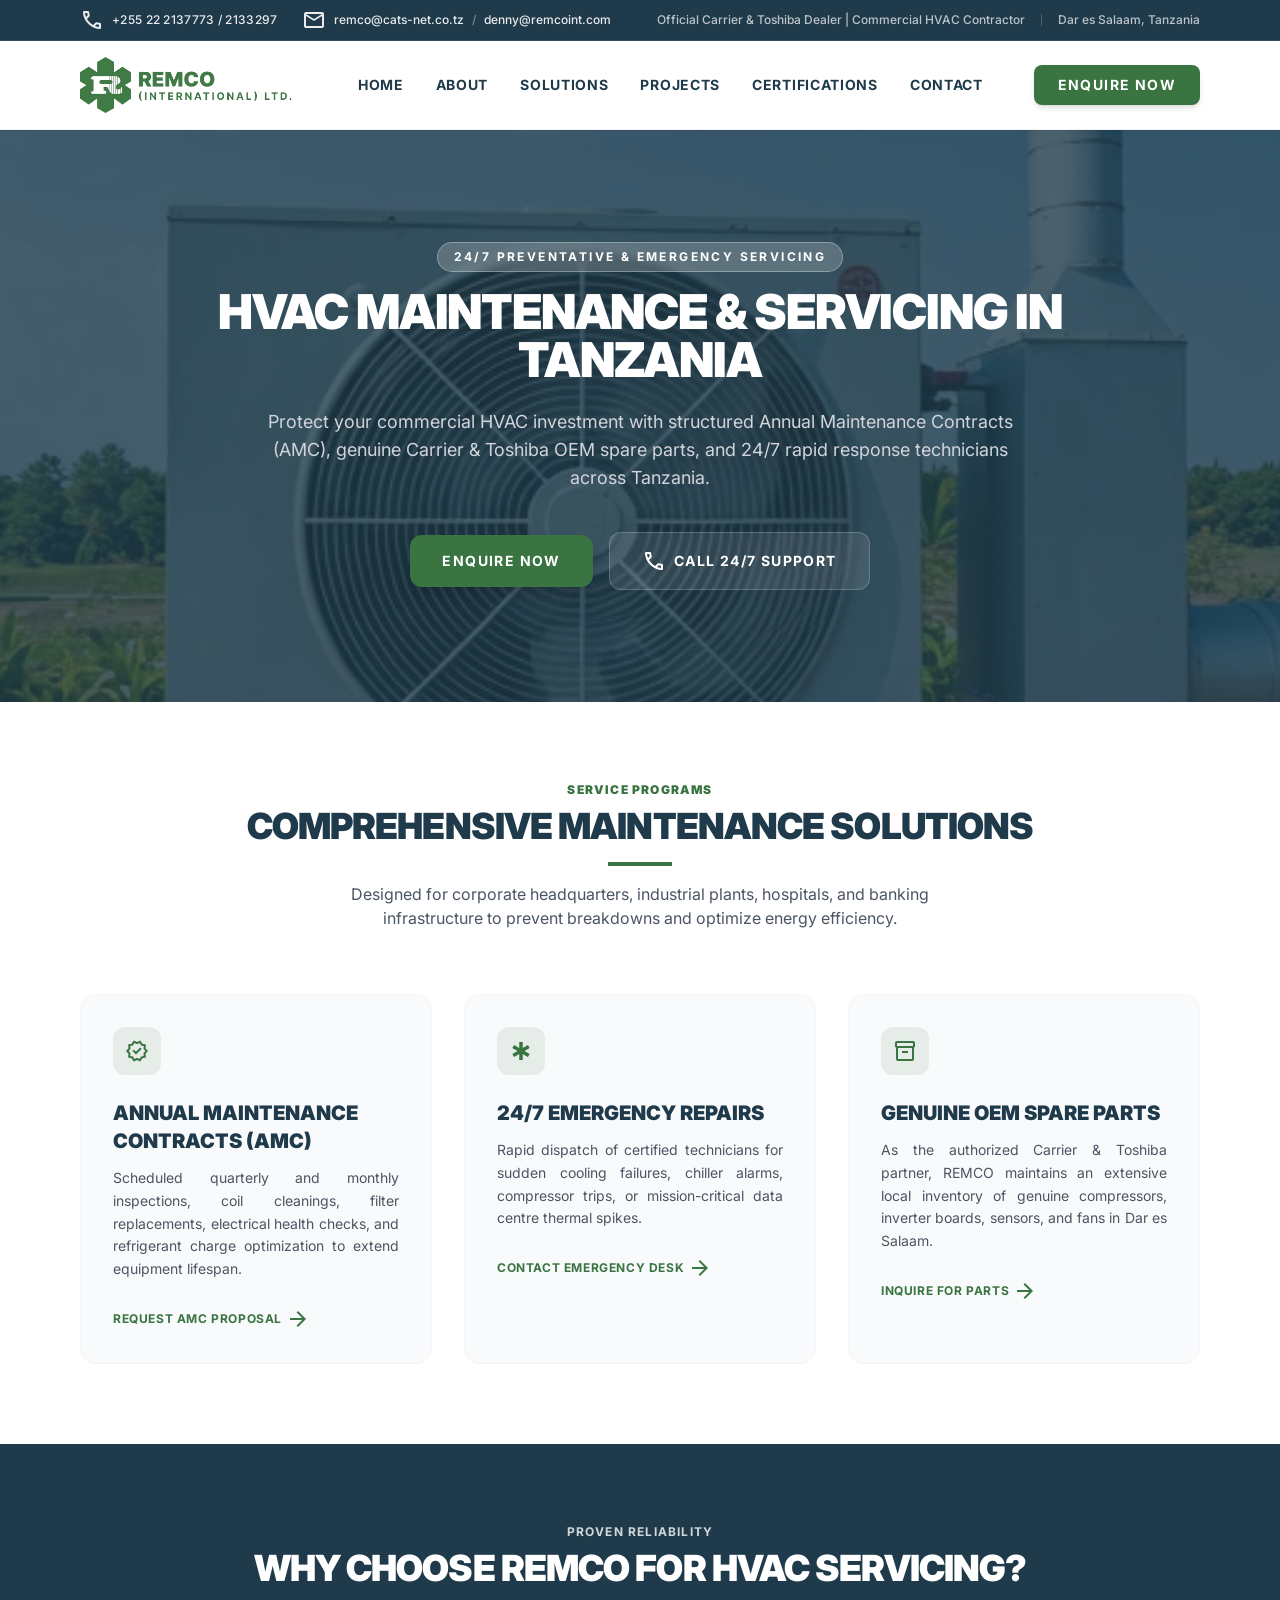
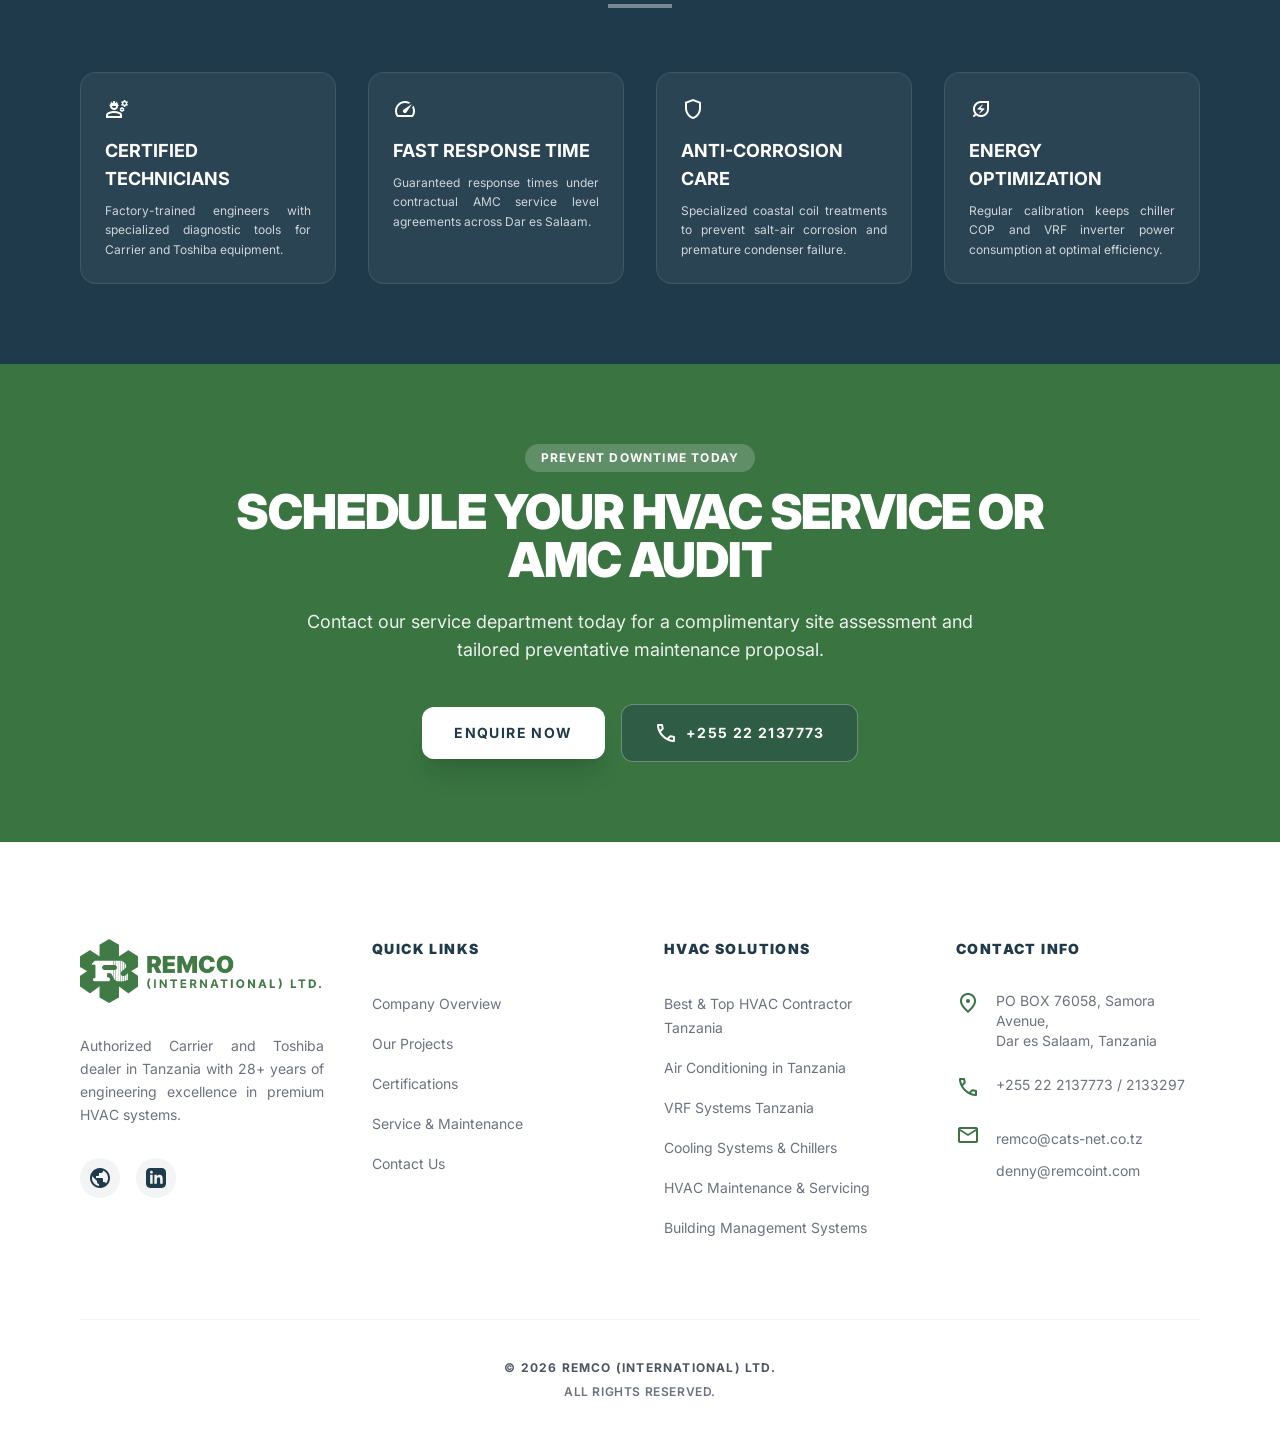
<file: hvac-maintenance-tanzania.html>
<!DOCTYPE html>
<html class="scroll-smooth" lang="en">

<head>
    <meta charset="utf-8" />
    <meta content="width=device-width, initial-scale=1.0" name="viewport" />
    <title>HVAC Maintenance &amp; 24/7 Servicing in Tanzania | REMCO International</title>
    <meta name="description" content="Professional commercial HVAC maintenance, 24/7 emergency repairs, and Annual Maintenance Contracts (AMC) in Tanzania. Authorized Carrier &amp; Toshiba servicing." />
    <meta name="keywords" content="hvac maintenance tanzania, air conditioning servicing dar es salaam, hvac amc tanzania, hvac repair tanzania, chiller maintenance tanzania, vrf repair tanzania, carrier servicing tanzania" />
    <meta name="author" content="REMCO (International) Ltd" />
    <meta name="robots" content="index, follow, max-snippet:-1, max-image-preview:large, max-video-preview:-1" />
    <link rel="canonical" href="https://remcointernational.com/hvac-maintenance-tanzania" />

    <!-- Favicon / App Icons -->
    <link rel="icon" type="image/png" href="assets/favicon.png" />
    <link rel="apple-touch-icon" href="assets/favicon.png" />

    <!-- Geographic SEO Metadata (Tanzania & East Africa) -->
    <meta name="geo.region" content="TZ-02" />
    <meta name="geo.placename" content="Dar es Salaam, Tanzania" />
    <meta name="geo.position" content="-6.8163;39.2888" />
    <meta name="ICBM" content="-6.8163, 39.2888" />

    <!-- Open Graph / Social Media -->
    <meta property="og:type" content="website" />
    <meta property="og:url" content="https://remcointernational.com/hvac-maintenance-tanzania" />
    <meta property="og:title" content="HVAC Maintenance &amp; 24/7 Servicing in Tanzania | REMCO International" />
    <meta property="og:description" content="Professional commercial HVAC maintenance, 24/7 emergency repairs, and Annual Maintenance Contracts (AMC) in Tanzania. Authorized Carrier &amp; Toshiba servicing." />
    <meta property="og:image" content="https://remcointernational.com/assets/hero-image.webp" />
    <meta property="og:site_name" content="REMCO (International) Ltd" />
    <meta property="og:locale" content="en_TZ" />

    <!-- Twitter Cards -->
    <meta name="twitter:card" content="summary_large_image" />
    <meta name="twitter:url" content="https://remcointernational.com/hvac-maintenance-tanzania" />
    <meta name="twitter:title" content="HVAC Maintenance &amp; 24/7 Servicing in Tanzania | REMCO International" />
    <meta name="twitter:description" content="Professional commercial HVAC maintenance, 24/7 emergency repairs, and Annual Maintenance Contracts (AMC) in Tanzania. Authorized Carrier &amp; Toshiba servicing." />
    <meta name="twitter:image" content="https://remcointernational.com/assets/hero-image.webp" />

    <!-- Performance & Preconnects -->
    <link rel="preconnect" href="https://fonts.googleapis.com" />
    <link rel="preconnect" href="https://fonts.gstatic.com" crossorigin />
    <link rel="dns-prefetch" href="https://unpkg.com" />

    <!-- Production Compiled Stylesheet -->
    <link rel="stylesheet" href="assets/style.min.css" />

    <!-- Non-render-blocking Web Fonts & Animations -->
    <link rel="stylesheet" href="https://fonts.googleapis.com/css2?family=Inter:wght@300;400;500;600;700;800;900&amp;display=swap" media="print" onload="this.media='all'" />
    <link rel="stylesheet" href="https://fonts.googleapis.com/css2?family=Material+Symbols+Outlined:wght,FILL@100..700,0..1&amp;display=swap" media="print" onload="this.media='all'" />
    <link rel="stylesheet" href="https://unpkg.com/aos@2.3.1/dist/aos.css" media="print" onload="this.media='all'" />
    <noscript>
        <link rel="stylesheet" href="https://fonts.googleapis.com/css2?family=Inter:wght@300;400;500;600;700;800;900&amp;display=swap" />
        <link rel="stylesheet" href="https://fonts.googleapis.com/css2?family=Material+Symbols+Outlined:wght,FILL@100..700,0..1&amp;display=swap" />
        <link rel="stylesheet" href="https://unpkg.com/aos@2.3.1/dist/aos.css" />
    </noscript>

    <!-- Structured Data (JSON-LD) -->
    <script type="application/ld+json">
    {
      "@context": "https://schema.org",
      "@graph": [
        {
          "@type": "BreadcrumbList",
          "itemListElement": [
            {
              "@type": "ListItem",
              "position": 1,
              "name": "Home",
              "item": "https://remcointernational.com/"
            },
            {
              "@type": "ListItem",
              "position": 2,
              "name": "HVAC Maintenance Tanzania",
              "item": "https://remcointernational.com/hvac-maintenance-tanzania"
            }
          ]
        },
        {
          "@type": "Service",
          "@id": "https://remcointernational.com/hvac-maintenance-tanzania#service",
          "name": "HVAC Maintenance & Annual Maintenance Contracts (AMC) Tanzania",
          "serviceType": "HVAC Preventative & Corrective Maintenance",
          "provider": {
            "@type": "HVACBusiness",
            "name": "REMCO (International) Ltd",
            "url": "https://remcointernational.com/",
            "telephone": "+255 22 2137773",
            "address": {
              "@type": "PostalAddress",
              "streetAddress": "Samora Avenue",
              "addressLocality": "Dar es Salaam",
              "addressCountry": "TZ"
            }
          },
          "areaServed": [
            { "@type": "City", "name": "Dar es Salaam" },
            { "@type": "City", "name": "Dodoma" },
            { "@type": "City", "name": "Arusha" },
            { "@type": "Country", "name": "Tanzania" }
          ],
          "description": "Comprehensive Annual Maintenance Contracts (AMC), 24/7 emergency response, genuine OEM spare parts, and chiller/VRF overhauls across Tanzania."
        }
      ]
    }
    </script>
</head>

<body class="bg-background-light text-navy font-display flex flex-col min-h-screen">

    <!-- 1. Top Contact Strip -->
    <div class="bg-navy text-white/90 py-2 px-4 sm:px-6 lg:px-20 flex justify-center sm:justify-between items-center text-xs font-medium border-b border-white/10">
        <div class="flex items-center gap-6">
            <a href="tel:+255222137773" class="flex items-center gap-2 hover:text-white transition-colors">
                <span class="material-symbols-outlined text-sm">call</span>
                <span class="tracking-wide">+255 22 2137773 / 2133297</span>
            </a>
            <span class="hidden md:flex items-center gap-2">
                <span class="material-symbols-outlined text-sm">mail</span>
                <a href="mailto:remco@cats-net.co.tz" class="hover:text-white transition-colors py-1 inline-block">remco@cats-net.co.tz</a>
                <span class="text-white/40">/</span>
                <a href="mailto:denny@remcoint.com" class="hover:text-white transition-colors py-1 inline-block">denny@remcoint.com</a>
            </span>
        </div>
        <div class="hidden md:flex gap-4 items-center text-white/70">
            <span>Official Carrier &amp; Toshiba Dealer | Commercial HVAC Contractor</span>
            <div class="h-3 w-px bg-white/20"></div>
            <span>Dar es Salaam, Tanzania</span>
        </div>
    </div>

    <!-- 2. Navigation Header -->
    <nav class="sticky top-0 z-50 bg-white/95 backdrop-blur-md shadow-sm border-b border-gray-100 px-6 lg:px-20 py-4">
        <div class="max-w-7xl mx-auto flex items-center justify-between">
            <div class="flex items-center gap-10 xl:gap-16">
                <a href="index.html" class="flex items-center">
                    <img src="assets/logo.webp" alt="REMCO (International) Ltd - Premier Air Conditioning Solutions" width="168" height="56" class="h-12 md:h-14 w-auto object-contain" />
                </a>
                <div class="hidden lg:flex items-center gap-8">
                    <a class="text-navy text-sm font-bold uppercase tracking-wider hover:text-primary transition-colors" href="index.html">Home</a>
                    <a class="text-navy text-sm font-bold uppercase tracking-wider hover:text-primary transition-colors" href="about.html">About</a>
                    <a class="text-navy text-sm font-bold uppercase tracking-wider hover:text-primary transition-colors" href="solutions.html">Solutions</a>
                    <a class="text-navy text-sm font-bold uppercase tracking-wider hover:text-primary transition-colors" href="projects.html">Projects</a>
                    <a class="text-navy text-sm font-bold uppercase tracking-wider hover:text-primary transition-colors" href="certifications.html">Certifications</a>
                    <a class="text-navy text-sm font-bold uppercase tracking-wider hover:text-primary transition-colors" href="contact.html">Contact</a>
                </div>
            </div>
            <div class="flex items-center gap-2 sm:gap-4">
                <a href="contact.html" class="bg-primary text-white px-4 md:px-6 py-2 md:py-2.5 rounded-lg text-[10px] sm:text-xs md:text-sm font-bold uppercase tracking-widest hover:bg-primary/90 transition-all shadow-md active:scale-95">
                    Enquire Now
                </a>
                <button onclick="toggleMenu()" class="lg:hidden text-navy p-2 hover:bg-gray-100 rounded-lg transition-colors" aria-label="Toggle Menu">
                    <span class="material-symbols-outlined text-3xl">menu</span>
                </button>
            </div>
        </div>
    </nav>

    <!-- Mobile Menu Drawer -->
    <div id="mobileMenu" class="fixed inset-0 z-[60] lg:hidden hidden">
        <div class="absolute inset-0 bg-navy/60 backdrop-blur-sm" onclick="toggleMenu()"></div>
        <div class="absolute right-0 top-0 bottom-0 w-[300px] bg-white shadow-2xl flex flex-col p-8 transform translate-x-full transition-transform duration-300" id="mobileMenuContent">
            <div class="flex items-center justify-between mb-10">
                <img src="assets/logo.webp" alt="REMCO" width="140" height="40" class="h-10 w-auto" />
                <button onclick="toggleMenu()" class="text-navy p-2 hover:bg-gray-100 rounded-lg transition-colors" aria-label="Close Menu">
                    <span class="material-symbols-outlined text-3xl">close</span>
                </button>
            </div>
            <div class="flex flex-col gap-6">
                <a href="index.html" class="text-navy text-lg font-bold uppercase tracking-widest hover:text-primary transition-colors">Home</a>
                <a href="about.html" class="text-navy text-lg font-bold uppercase tracking-widest hover:text-primary transition-colors">About</a>
                <a href="solutions.html" class="text-navy text-lg font-bold uppercase tracking-widest hover:text-primary transition-colors">Solutions</a>
                <a href="projects.html" class="text-navy text-lg font-bold uppercase tracking-widest hover:text-primary transition-colors">Projects</a>
                <a href="certifications.html" class="text-navy text-lg font-bold uppercase tracking-widest hover:text-primary transition-colors">Certifications</a>
                <a href="contact.html" class="text-navy text-lg font-bold uppercase tracking-widest hover:text-primary transition-colors">Contact</a>
            </div>
            <div class="mt-auto pt-6 border-t border-gray-100 flex flex-col gap-3">
                <a href="contact.html" class="w-full bg-primary text-white text-center py-3.5 rounded-xl font-bold uppercase tracking-widest shadow-md text-xs hover:bg-primary/90 transition-all">
                    Enquire Now
                </a>
            </div>
        </div>
    </div>

    <!-- MAIN CONTENT -->
    <main class="flex-grow">
        <!-- Hero Section -->
        <section class="relative bg-navy text-white py-20 lg:py-28 px-6 lg:px-20 overflow-hidden">
            <div class="absolute inset-0 opacity-20">
                <img src="assets/contact-hero.webp" alt="HVAC Maintenance Tanzania" class="w-full h-full object-cover" />
            </div>
            <div class="relative z-10 max-w-5xl mx-auto text-center" data-aos="fade-up">
                <span class="inline-block bg-white/20 backdrop-blur-sm px-4 py-1.5 rounded-full text-xs font-bold uppercase tracking-[0.2em] mb-4 border border-white/30 text-white">
                    24/7 Preventative &amp; Emergency Servicing
                </span>
                <h1 class="text-3xl sm:text-4xl lg:text-5xl font-black uppercase tracking-tight mb-6 leading-tight">
                    HVAC Maintenance &amp; Servicing in Tanzania
                </h1>
                <p class="text-gray-300 text-base sm:text-lg max-w-3xl mx-auto mb-10 leading-relaxed">
                    Protect your commercial HVAC investment with structured Annual Maintenance Contracts (AMC), genuine Carrier &amp; Toshiba OEM spare parts, and 24/7 rapid response technicians across Tanzania.
                </p>
                <div class="flex flex-wrap items-center justify-center gap-4">
                    <a href="contact.html" class="bg-primary text-white px-8 py-4 rounded-xl text-sm font-bold uppercase tracking-widest hover:bg-primary/90 transition-all shadow-lg hover:shadow-primary/25 active:scale-95">
                        Enquire Now
                    </a>
                    <a href="tel:+255222137773" class="bg-white/10 hover:bg-white/20 text-white border border-white/20 px-8 py-4 rounded-xl text-sm font-bold uppercase tracking-widest transition-all flex items-center gap-2">
                        <span class="material-symbols-outlined text-sm">call</span>
                        Call 24/7 Support
                    </a>
                </div>
            </div>
        </section>

        <!-- Offerings Overview -->
        <section class="py-20 px-6 lg:px-20 bg-white">
            <div class="max-w-7xl mx-auto">
                <div class="text-center mb-16" data-aos="fade-up">
                    <span class="text-primary font-black uppercase text-xs tracking-widest block mb-2">Service Programs</span>
                    <h2 class="text-3xl lg:text-4xl font-black text-navy uppercase tracking-tight">Comprehensive Maintenance Solutions</h2>
                    <div class="h-1 w-16 bg-primary mx-auto mt-4 mb-4"></div>
                    <p class="text-gray-600 text-sm md:text-base max-w-2xl mx-auto">
                        Designed for corporate headquarters, industrial plants, hospitals, and banking infrastructure to prevent breakdowns and optimize energy efficiency.
                    </p>
                </div>

                <div class="grid grid-cols-1 md:grid-cols-3 gap-8">
                    <!-- Card 1 -->
                    <div class="bg-gray-50 p-8 rounded-2xl border border-gray-100 hover:border-primary/30 transition-all hover:shadow-lg" data-aos="fade-up" data-aos-delay="100">
                        <div class="w-12 h-12 bg-primary/10 rounded-xl flex items-center justify-center text-primary mb-6">
                            <span class="material-symbols-outlined text-2xl">verified</span>
                        </div>
                        <h3 class="text-xl font-black text-navy uppercase mb-3">Annual Maintenance Contracts (AMC)</h3>
                        <p class="text-gray-600 text-sm leading-relaxed mb-6">
                            Scheduled quarterly and monthly inspections, coil cleanings, filter replacements, electrical health checks, and refrigerant charge optimization to extend equipment lifespan.
                        </p>
                        <a href="contact.html" class="text-primary font-bold text-xs uppercase tracking-wider inline-flex items-center gap-1 hover:underline">
                            Request AMC Proposal <span class="material-symbols-outlined text-sm">arrow_forward</span>
                        </a>
                    </div>

                    <!-- Card 2 -->
                    <div class="bg-gray-50 p-8 rounded-2xl border border-gray-100 hover:border-primary/30 transition-all hover:shadow-lg" data-aos="fade-up" data-aos-delay="200">
                        <div class="w-12 h-12 bg-primary/10 rounded-xl flex items-center justify-center text-primary mb-6">
                            <span class="material-symbols-outlined text-2xl">emergency</span>
                        </div>
                        <h3 class="text-xl font-black text-navy uppercase mb-3">24/7 Emergency Repairs</h3>
                        <p class="text-gray-600 text-sm leading-relaxed mb-6">
                            Rapid dispatch of certified technicians for sudden cooling failures, chiller alarms, compressor trips, or mission-critical data centre thermal spikes.
                        </p>
                        <a href="contact.html" class="text-primary font-bold text-xs uppercase tracking-wider inline-flex items-center gap-1 hover:underline">
                            Contact Emergency Desk <span class="material-symbols-outlined text-sm">arrow_forward</span>
                        </a>
                    </div>

                    <!-- Card 3 -->
                    <div class="bg-gray-50 p-8 rounded-2xl border border-gray-100 hover:border-primary/30 transition-all hover:shadow-lg" data-aos="fade-up" data-aos-delay="300">
                        <div class="w-12 h-12 bg-primary/10 rounded-xl flex items-center justify-center text-primary mb-6">
                            <span class="material-symbols-outlined text-2xl">inventory_2</span>
                        </div>
                        <h3 class="text-xl font-black text-navy uppercase mb-3">Genuine OEM Spare Parts</h3>
                        <p class="text-gray-600 text-sm leading-relaxed mb-6">
                            As the authorized Carrier &amp; Toshiba partner, REMCO maintains an extensive local inventory of genuine compressors, inverter boards, sensors, and fans in Dar es Salaam.
                        </p>
                        <a href="contact.html" class="text-primary font-bold text-xs uppercase tracking-wider inline-flex items-center gap-1 hover:underline">
                            Inquire for Parts <span class="material-symbols-outlined text-sm">arrow_forward</span>
                        </a>
                    </div>
                </div>
            </div>
        </section>

        <!-- Why REMCO Maintenance is Superior -->
        <section class="py-20 px-6 lg:px-20 bg-navy text-white">
            <div class="max-w-7xl mx-auto">
                <div class="text-center mb-16" data-aos="fade-up">
                    <span class="text-white/80 font-bold uppercase text-xs tracking-widest block mb-2">Proven Reliability</span>
                    <h2 class="text-3xl lg:text-4xl font-black uppercase tracking-tight">Why Choose REMCO for HVAC Servicing?</h2>
                    <div class="h-1 w-16 bg-white/40 mx-auto mt-4 mb-4"></div>
                </div>

                <div class="grid grid-cols-1 md:grid-cols-2 lg:grid-cols-4 gap-8">
                    <div class="bg-white/5 p-6 rounded-2xl border border-white/10" data-aos="fade-up" data-aos-delay="100">
                        <span class="material-symbols-outlined text-white text-3xl mb-4">engineering</span>
                        <h3 class="text-lg font-bold uppercase mb-2">Certified Technicians</h3>
                        <p class="text-gray-300 text-xs leading-relaxed">Factory-trained engineers with specialized diagnostic tools for Carrier and Toshiba equipment.</p>
                    </div>

                    <div class="bg-white/5 p-6 rounded-2xl border border-white/10" data-aos="fade-up" data-aos-delay="200">
                        <span class="material-symbols-outlined text-white text-3xl mb-4">speed</span>
                        <h3 class="text-lg font-bold uppercase mb-2">Fast Response Time</h3>
                        <p class="text-gray-300 text-xs leading-relaxed">Guaranteed response times under contractual AMC service level agreements across Dar es Salaam.</p>
                    </div>

                    <div class="bg-white/5 p-6 rounded-2xl border border-white/10" data-aos="fade-up" data-aos-delay="300">
                        <span class="material-symbols-outlined text-white text-3xl mb-4">shield</span>
                        <h3 class="text-lg font-bold uppercase mb-2">Anti-Corrosion Care</h3>
                        <p class="text-gray-300 text-xs leading-relaxed">Specialized coastal coil treatments to prevent salt-air corrosion and premature condenser failure.</p>
                    </div>

                    <div class="bg-white/5 p-6 rounded-2xl border border-white/10" data-aos="fade-up" data-aos-delay="400">
                        <span class="material-symbols-outlined text-white text-3xl mb-4">energy_savings_leaf</span>
                        <h3 class="text-lg font-bold uppercase mb-2">Energy Optimization</h3>
                        <p class="text-gray-300 text-xs leading-relaxed">Regular calibration keeps chiller COP and VRF inverter power consumption at optimal efficiency.</p>
                    </div>
                </div>
            </div>
        </section>

        <!-- CTA Funnel Banner -->
        <section class="py-20 px-6 lg:px-20 bg-primary text-white text-center">
            <div class="max-w-4xl mx-auto" data-aos="fade-up">
                <span class="inline-block px-4 py-1.5 rounded-full bg-white/20 text-white font-bold text-xs uppercase tracking-widest mb-4">
                    Prevent Downtime Today
                </span>
                <h2 class="text-3xl sm:text-4xl lg:text-5xl font-black uppercase tracking-tight mb-6">
                    Schedule Your HVAC Service or AMC Audit
                </h2>
                <p class="text-white/90 text-base sm:text-lg max-w-2xl mx-auto mb-10 leading-relaxed">
                    Contact our service department today for a complimentary site assessment and tailored preventative maintenance proposal.
                </p>
                <div class="flex flex-wrap items-center justify-center gap-4">
                    <a href="contact.html" class="bg-white text-navy hover:bg-gray-100 px-8 py-4 rounded-xl text-sm font-bold uppercase tracking-widest transition-all shadow-xl active:scale-95">
                        Enquire Now
                    </a>
                    <a href="tel:+255222137773" class="bg-navy/40 hover:bg-navy/60 text-white border border-white/30 px-8 py-4 rounded-xl text-sm font-bold uppercase tracking-widest transition-all flex items-center gap-2">
                        <span class="material-symbols-outlined text-sm">call</span>
                        +255 22 2137773
                    </a>
                </div>
            </div>
        </section>
    </main>

    <!-- 3. Footer -->
    <footer class="bg-white pt-24 pb-12 px-6 lg:px-20 border-t border-gray-100 mt-auto">
        <div class="max-w-7xl mx-auto grid grid-cols-1 md:grid-cols-2 lg:grid-cols-4 gap-12 mb-20">
            <div>
                <div class="flex items-center mb-8">
                    <img src="assets/logo.webp" alt="REMCO (International) Ltd" width="180" height="56" class="h-12 md:h-16 w-auto object-contain" />
                </div>
                <p class="text-gray-500 text-sm leading-relaxed mb-8">Authorized Carrier and Toshiba dealer in Tanzania with 28+ years of engineering excellence in premium HVAC systems.</p>
                <div class="flex gap-4">
                    <a href="https://remcointernational.com" aria-label="REMCO Website" class="w-10 h-10 rounded-full bg-gray-100 flex items-center justify-center text-navy hover:bg-primary hover:text-white transition-colors">
                        <span class="material-symbols-outlined text-lg">public</span>
                    </a>
                    <a href="https://www.linkedin.com/company/remco-international-tz" aria-label="REMCO on LinkedIn" target="_blank" rel="noopener noreferrer" class="w-10 h-10 rounded-full bg-gray-100 flex items-center justify-center text-navy hover:bg-primary hover:text-white transition-colors">
                        <svg class="w-5 h-5" fill="currentColor" viewBox="0 0 24 24" aria-hidden="true">
                            <path fill-rule="evenodd" d="M19 0h-14c-2.761 0-5 2.239-5 5v14c0 2.761 2.239 5 5 5h14c2.762 0 5-2.239 5-5v-14c0-2.761-2.238-5-5-5zm-11 19h-3v-11h3v11zm-1.5-12.268c-.966 0-1.75-.79-1.75-1.764s.784-1.764 1.75-1.764 1.75.79 1.75 1.764-.783 1.764-1.75 1.764zm13.5 12.268h-3v-5.604c0-3.368-4-3.113-4 0v5.604h-3v-11h3v1.765c1.396-2.586 7-2.777 7 2.476v6.759z" clip-rule="evenodd"></path>
                        </svg>
                    </a>
                </div>
            </div>
            <div>
                <h3 class="text-navy font-black text-sm uppercase tracking-widest mb-8">Quick Links</h3>
                <ul class="space-y-4">
                    <li><a href="about.html" class="text-gray-500 text-sm hover:text-primary transition-colors">Company Overview</a></li>
                    <li><a href="projects.html" class="text-gray-500 text-sm hover:text-primary transition-colors">Our Projects</a></li>
                    <li><a href="certifications.html" class="text-gray-500 text-sm hover:text-primary transition-colors">Certifications</a></li>
                    <li><a href="solutions.html" class="text-gray-500 text-sm hover:text-primary transition-colors">Service &amp; Maintenance</a></li>
                    <li><a href="contact.html" class="text-gray-500 text-sm hover:text-primary transition-colors">Contact Us</a></li>
                </ul>
            </div>
            <div>
                <h3 class="text-navy font-black text-sm uppercase tracking-widest mb-8">HVAC Solutions</h3>
                <ul class="space-y-4">
                    <li><a href="hvac-contractor-tanzania.html" class="text-gray-500 text-sm hover:text-primary transition-colors">Best &amp; Top HVAC Contractor Tanzania</a></li>
                    <li><a href="air-conditioning-tanzania.html" class="text-gray-500 text-sm hover:text-primary transition-colors">Air Conditioning in Tanzania</a></li>
                    <li><a href="vrf-systems-tanzania.html" class="text-gray-500 text-sm hover:text-primary transition-colors">VRF Systems Tanzania</a></li>
                    <li><a href="cooling-systems-tanzania.html" class="text-gray-500 text-sm hover:text-primary transition-colors">Cooling Systems &amp; Chillers</a></li>
                    <li><a href="hvac-maintenance-tanzania.html" class="text-gray-500 text-sm hover:text-primary transition-colors">HVAC Maintenance &amp; Servicing</a></li>
                    <li><a href="solutions.html#bms" class="text-gray-500 text-sm hover:text-primary transition-colors">Building Management Systems</a></li>
                </ul>
            </div>
            <div>
                <h3 class="text-navy font-black text-sm uppercase tracking-widest mb-8">Contact Info</h3>
                <ul class="space-y-6">
                    <li class="flex gap-4">
                        <span class="material-symbols-outlined text-primary">location_on</span>
                        <span class="text-gray-500 text-sm">PO BOX 76058, Samora Avenue,<br />Dar es Salaam, Tanzania</span>
                    </li>
                    <li class="flex gap-4">
                        <span class="material-symbols-outlined text-primary">call</span>
                        <span class="text-gray-500 text-sm">+255 22 2137773 / 2133297</span>
                    </li>
                    <li class="flex gap-4">
                        <span class="material-symbols-outlined text-primary">mail</span>
                        <span class="text-gray-500 text-sm">
                            <a href="mailto:remco@cats-net.co.tz" class="hover:text-primary transition-colors block py-1.5">remco@cats-net.co.tz</a>
                            <a href="mailto:denny@remcoint.com" class="hover:text-primary transition-colors block py-1.5">denny@remcoint.com</a>
                        </span>
                    </li>
                </ul>
            </div>
        </div>
        <div class="max-w-7xl mx-auto pt-10 border-t border-gray-100 flex flex-col items-center justify-center text-center gap-2">
            <p class="text-gray-600 text-xs uppercase tracking-widest font-bold">
                © 2026 REMCO (International) Ltd.
            </p>
            <p class="text-gray-500 text-xs uppercase tracking-wider font-semibold">
                All Rights Reserved.
            </p>
        </div>
    </footer>

    <script src="https://unpkg.com/aos@2.3.1/dist/aos.js" defer></script>
    <script>
        window.addEventListener('DOMContentLoaded', () => {
            if (typeof AOS !== 'undefined') {
                AOS.init({
                    duration: 800,
                    easing: 'ease-in-out',
                    once: true,
                    mirror: false
                });
            }
        });

        function toggleMenu() {
            const menu = document.getElementById('mobileMenu');
            const content = document.getElementById('mobileMenuContent');
            const isHidden = menu.classList.contains('hidden');

            if (isHidden) {
                menu.classList.remove('hidden');
                setTimeout(() => {
                    content.classList.remove('translate-x-full');
                }, 10);
                document.body.style.overflow = 'hidden';
            } else {
                content.classList.add('translate-x-full');
                setTimeout(() => {
                    menu.classList.add('hidden');
                }, 300);
                document.body.style.overflow = 'auto';
            }
        }
    </script>
</body>
</html>
</file>
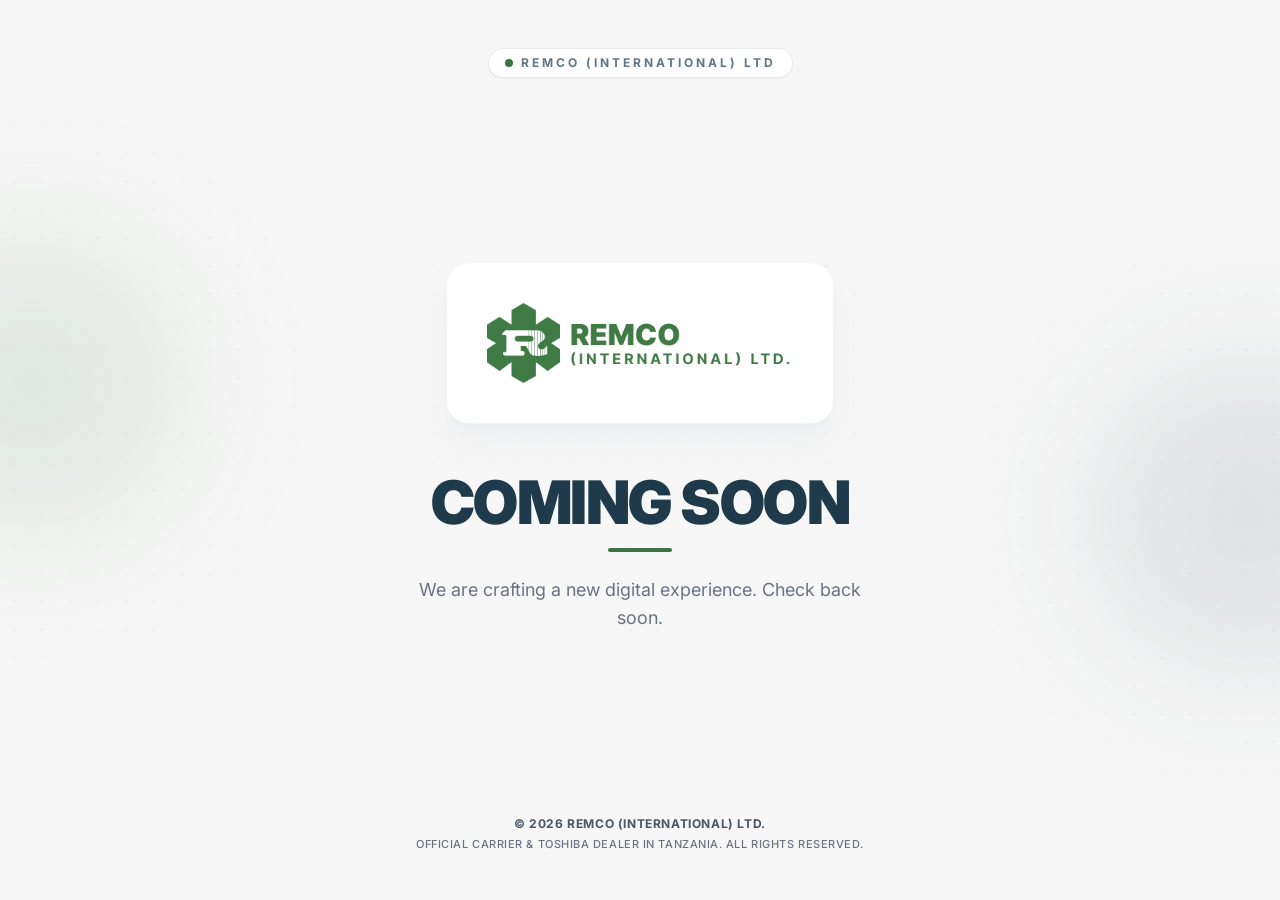
<file: maintenance.html>
<!DOCTYPE html>
<html lang="en" class="scroll-smooth">

<head>
    <meta charset="utf-8" />
    <meta name="viewport" content="width=device-width, initial-scale=1.0" />
    <!-- 
      REMCO MAINTENANCE STANDBY PAGE
      To activate during site maintenance or updates:
      Add this snippet into <head> of index.html:
      <meta http-equiv="refresh" content="0; url=maintenance.html" />
      <script>window.location.replace("maintenance.html");</script>
    -->
    <title>Under Maintenance / Coming Soon | REMCO (International) Ltd</title>
    <meta name="description" content="REMCO (International) Ltd - Premier Air Conditioning & HVAC Solutions in Tanzania. Our website is undergoing scheduled maintenance." />
    <meta name="robots" content="noindex, nofollow" />

    <!-- Favicon / App Icons -->
    <link rel="icon" type="image/png" href="assets/favicon.png" />
    <link rel="apple-touch-icon" href="assets/favicon.png" />

    <!-- Performance & Preconnects -->
    <link rel="preconnect" href="https://fonts.googleapis.com" />
    <link rel="preconnect" href="https://fonts.gstatic.com" crossorigin />

    <!-- Compiled Production Tailwind CSS Bundle -->
    <link rel="stylesheet" href="assets/style.min.css" />

    <!-- Google Fonts Non-blocking -->
    <link rel="preload" as="style" href="https://fonts.googleapis.com/css2?family=Inter:wght@300;400;500;600;700;800;900&amp;display=swap" />
    <link rel="stylesheet" href="https://fonts.googleapis.com/css2?family=Inter:wght@300;400;500;600;700;800;900&amp;display=swap" media="print" onload="this.media='all'" />
    <noscript>
        <link rel="stylesheet" href="https://fonts.googleapis.com/css2?family=Inter:wght@300;400;500;600;700;800;900&amp;display=swap" />
    </noscript>

    <style>
        body {
            font-family: 'Inter', sans-serif;
        }

        /* Subtle ambient glow */
        @keyframes pulseSoft {
            0%, 100% { opacity: 0.6; transform: scale(1); }
            50% { opacity: 0.9; transform: scale(1.05); }
        }

        .ambient-glow {
            animation: pulseSoft 6s ease-in-out infinite;
        }

        /* Delicate background grid */
        .bg-light-grid {
            background-image: radial-gradient(rgba(31, 58, 74, 0.06) 1px, transparent 1px);
            background-size: 28px 28px;
        }
    </style>
</head>

<body class="bg-background-light text-navy min-h-screen flex flex-col justify-between items-center relative overflow-hidden selection:bg-primary selection:text-white px-6 py-10 sm:py-12">

    <!-- Background Decoration -->
    <div class="fixed inset-0 bg-light-grid pointer-events-none z-0"></div>
    <div class="fixed top-1/4 -left-32 w-80 h-80 bg-primary/10 rounded-full blur-3xl pointer-events-none ambient-glow"></div>
    <div class="fixed bottom-1/4 -right-32 w-80 h-80 bg-navy/10 rounded-full blur-3xl pointer-events-none ambient-glow" style="animation-delay: -3s;"></div>

    <!-- Top Spacer / Tag -->
    <div class="relative z-10 w-full flex justify-center">
        <span class="inline-flex items-center gap-2 px-4 py-1.5 rounded-full text-xs font-bold uppercase tracking-[0.25em] bg-white text-navy/70 border border-gray-200/80 shadow-sm">
            <span class="w-2 h-2 rounded-full bg-primary animate-pulse"></span>
            REMCO (International) Ltd
        </span>
    </div>

    <!-- Centered Main Content: Logo & Coming Soon -->
    <main class="relative z-10 flex-grow flex items-center justify-center py-12 w-full">
        <div class="max-w-xl mx-auto w-full text-center flex flex-col items-center">

            <!-- Company Logo -->
            <div class="mb-10 sm:mb-12 p-8 sm:p-10 bg-white rounded-3xl shadow-xl shadow-gray-200/50 border border-gray-100 flex items-center justify-center transition-transform duration-300 hover:scale-[1.02]">
                <img src="assets/logo.webp" alt="REMCO (International) Ltd" width="260" height="80" class="h-16 sm:h-20 w-auto object-contain" />
            </div>

            <!-- Coming Soon Title -->
            <h1 class="text-4xl sm:text-6xl font-black uppercase tracking-tight text-navy mb-4 leading-tight">
                Coming Soon
            </h1>

            <!-- Elegant Divider -->
            <div class="w-16 h-1 bg-primary rounded-full mb-6"></div>

            <!-- Subtitle Message -->
            <p class="text-base sm:text-lg text-gray-500 max-w-md mx-auto font-normal leading-relaxed">
                We are crafting a new digital experience. Check back soon.
            </p>

        </div>
    </main>

    <!-- Clean Footer -->
    <footer class="relative z-10 w-full flex flex-col items-center justify-center text-center text-xs text-gray-600 font-medium gap-1">
        <p class="font-bold uppercase tracking-wider">© 2026 REMCO (International) Ltd.</p>
        <p class="text-gray-500 text-[11px] uppercase tracking-wider">Official Carrier &amp; Toshiba Dealer in Tanzania. All Rights Reserved.</p>
    </footer>

</body>

</html>
</file>
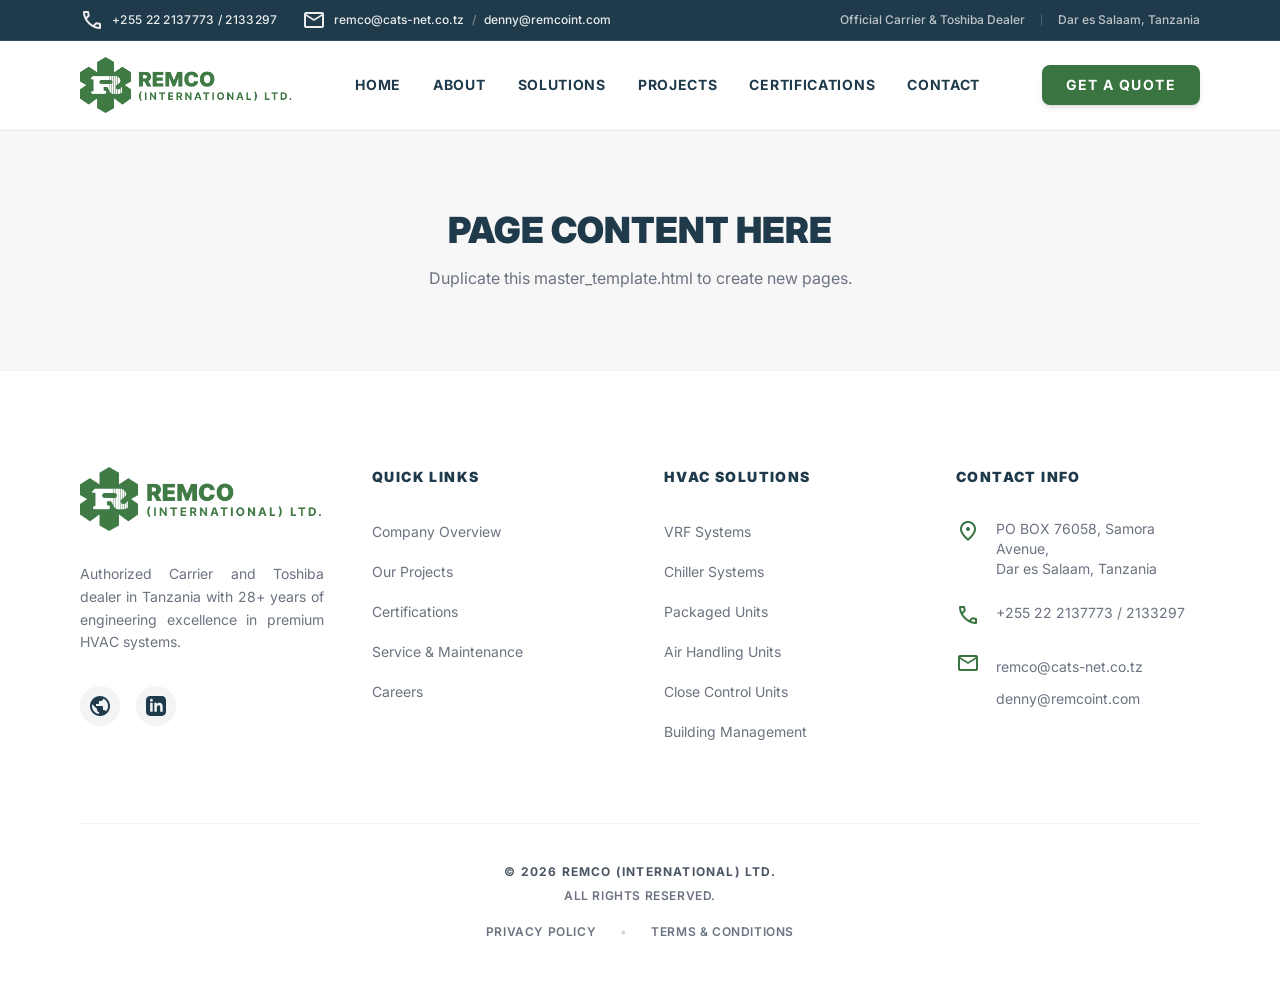
<file: master_template.html>
<!DOCTYPE html>
<html lang="en" class="scroll-smooth">
<head>
    <meta charset="UTF-8">
    <meta name="viewport" content="width=device-width, initial-scale=1.0">
    <title>Master Template | REMCO (International) Ltd</title>
    <meta name="robots" content="noindex, nofollow" />

    <!-- Performance & Preconnects -->
    <link rel="preconnect" href="https://fonts.googleapis.com" />
    <link rel="preconnect" href="https://fonts.gstatic.com" crossorigin />
    <link rel="dns-prefetch" href="https://fonts.googleapis.com" />

    <!-- Production Compiled Stylesheet (Zero render-blocking JS) -->
    <link rel="stylesheet" href="assets/style.min.css" />

    <!-- Non-render-blocking Web Fonts & Animations -->
    <link rel="stylesheet" href="https://fonts.googleapis.com/css2?family=Inter:wght@300;400;500;600;700;800;900&amp;display=swap" media="print" onload="this.media='all'" />
    <link rel="stylesheet" href="https://fonts.googleapis.com/css2?family=Material+Symbols+Outlined:wght,FILL@100..700,0..1&amp;display=swap" media="print" onload="this.media='all'" />
    <link rel="stylesheet" href="https://unpkg.com/aos@2.3.1/dist/aos.css" media="print" onload="this.media='all'" />
    <noscript>
        <link rel="stylesheet" href="https://fonts.googleapis.com/css2?family=Inter:wght@300;400;500;600;700;800;900&amp;display=swap" />
        <link rel="stylesheet" href="https://fonts.googleapis.com/css2?family=Material+Symbols+Outlined:wght,FILL@100..700,0..1&amp;display=swap" />
        <link rel="stylesheet" href="https://unpkg.com/aos@2.3.1/dist/aos.css" />
    </noscript>
</head>
<body class="bg-background-light text-navy font-display flex flex-col min-h-screen">
    
    <!-- 1. Top Contact Strip -->
    <div class="bg-navy text-white/90 py-2 px-4 sm:px-6 lg:px-20 flex justify-center sm:justify-between items-center text-xs font-medium border-b border-white/10">
        <div class="flex items-center gap-6">
            <a href="tel:+255222137773" class="flex items-center gap-2 hover:text-white transition-colors">
                <span class="material-symbols-outlined text-sm">call</span>
                <span class="tracking-wide">+255 22 2137773 / 2133297</span>
            </a>
            <span class="hidden md:flex items-center gap-2">
                <span class="material-symbols-outlined text-sm">mail</span>
                <a href="mailto:remco@cats-net.co.tz" class="hover:text-white transition-colors py-1 inline-block">remco@cats-net.co.tz</a>
                <span class="text-white/40">/</span>
                <a href="mailto:denny@remcoint.com" class="hover:text-white transition-colors py-1 inline-block">denny@remcoint.com</a>
            </span>
        </div>
        <div class="hidden md:flex gap-4 items-center text-white/70">
            <span>Official Carrier &amp; Toshiba Dealer</span>
            <div class="h-3 w-px bg-white/20"></div>
            <span>Dar es Salaam, Tanzania</span>
        </div>
    </div>

    <!-- 2. Navigation Header -->
    <nav class="sticky top-0 z-50 bg-white/95 backdrop-blur-md shadow-sm border-b border-gray-100 px-6 lg:px-20 py-4">
        <div class="max-w-7xl mx-auto flex items-center justify-between">
            <div class="flex items-center">
                <a href="index.html" class="flex items-center">
                    <img src="assets/logo.webp" alt="REMCO (International) Ltd - Premier Air Conditioning Solutions" width="168" height="56" class="h-12 md:h-14 w-auto object-contain" />
                </a>
            </div>
            <div class="hidden lg:flex items-center gap-8">
                <a href="index.html" class="text-navy text-sm font-bold uppercase tracking-wider hover:text-primary transition-colors">Home</a>
                <a href="about.html" class="text-navy text-sm font-bold uppercase tracking-wider hover:text-primary transition-colors">About</a>
                <a href="solutions.html" class="text-navy text-sm font-bold uppercase tracking-wider hover:text-primary transition-colors">Solutions</a>
                <a href="projects.html" class="text-navy text-sm font-bold uppercase tracking-wider hover:text-primary transition-colors">Projects</a>
                <a href="certifications.html" class="text-navy text-sm font-bold uppercase tracking-wider hover:text-primary transition-colors">Certifications</a>
                <a href="contact.html" class="text-navy text-sm font-bold uppercase tracking-wider hover:text-primary transition-colors">Contact</a>
            </div>
            <div class="flex items-center gap-2 sm:gap-4">
                <a href="contact.html" class="bg-primary text-white px-4 md:px-6 py-2 md:py-2.5 rounded-lg text-[10px] sm:text-xs md:text-sm font-bold uppercase tracking-widest hover:bg-primary/90 transition-all shadow-md active:scale-95">
                    Get a Quote
                </a>
                <button onclick="toggleMenu()" class="lg:hidden text-navy p-2 hover:bg-gray-100 rounded-lg transition-colors" aria-label="Toggle Menu">
                    <span class="material-symbols-outlined text-3xl">menu</span>
                </button>
            </div>
        </div>
    </nav>

    <!-- Mobile Menu Drawer -->
    <div id="mobileMenu" class="fixed inset-0 z-[60] lg:hidden hidden">
        <div class="absolute inset-0 bg-navy/60 backdrop-blur-sm" onclick="toggleMenu()"></div>
        <div class="absolute right-0 top-0 bottom-0 w-[300px] bg-white shadow-2xl flex flex-col p-8 transform translate-x-full transition-transform duration-300" id="mobileMenuContent">
            <div class="flex items-center justify-between mb-10">
                <img src="assets/logo.webp" alt="REMCO" class="h-10 w-auto" />
                <button onclick="toggleMenu()" class="text-navy p-2 hover:bg-gray-100 rounded-lg transition-colors">
                    <span class="material-symbols-outlined text-3xl">close</span>
                </button>
            </div>
            <div class="flex flex-col gap-6">
                <a href="index.html" class="text-navy text-lg font-bold uppercase tracking-widest hover:text-primary transition-colors">Home</a>
                <a href="about.html" class="text-navy text-lg font-bold uppercase tracking-widest hover:text-primary transition-colors">About</a>
                <a href="solutions.html" class="text-navy text-lg font-bold uppercase tracking-widest hover:text-primary transition-colors">Solutions</a>
                <a href="projects.html" class="text-navy text-lg font-bold uppercase tracking-widest hover:text-primary transition-colors">Projects</a>
                <a href="certifications.html" class="text-navy text-lg font-bold uppercase tracking-widest hover:text-primary transition-colors">Certifications</a>
                <a href="contact.html" class="text-navy text-lg font-bold uppercase tracking-widest hover:text-primary transition-colors">Contact</a>
            </div>
            <div class="mt-auto pt-6 border-t border-gray-100 flex flex-col gap-3">
                <div class="text-[11px] font-bold uppercase tracking-widest text-gray-400">Get in Touch</div>
                <a href="tel:+255222137773" class="flex items-center gap-3 text-xs text-navy font-semibold hover:text-primary transition-colors py-1">
                    <span class="material-symbols-outlined text-primary text-base">call</span>
                    <span>+255 22 2137773 / 2133297</span>
                </a>
                <a href="mailto:remco@cats-net.co.tz" class="flex items-center gap-3 text-xs text-gray-600 hover:text-primary transition-colors py-1">
                    <span class="material-symbols-outlined text-primary text-base">mail</span>
                    <span>remco@cats-net.co.tz</span>
                </a>
                <a href="mailto:denny@remcoint.com" class="flex items-center gap-3 text-xs text-gray-600 hover:text-primary transition-colors py-1">
                    <span class="material-symbols-outlined text-primary text-base">mail</span>
                    <span>denny@remcoint.com</span>
                </a>
                <a href="contact.html" class="w-full bg-primary text-white text-center py-3.5 rounded-xl font-bold uppercase tracking-widest shadow-md mt-2 text-xs hover:bg-primary/90 transition-all">
                    Get a Quote
                </a>
            </div>
        </div>
    </div>

    <!-- MAIN CONTENT -->
    <main class="flex-grow flex items-center justify-center p-20 text-center">
        <div>
            <h1 class="text-4xl font-black text-navy uppercase mb-4">Page Content Here</h1>
            <p class="text-gray-500">Duplicate this master_template.html to create new pages.</p>
        </div>
    </main>

    <!-- 3. Footer -->
    <footer class="bg-white pt-24 pb-12 px-6 lg:px-20 border-t border-gray-100 mt-auto">
        <div class="max-w-7xl mx-auto grid grid-cols-1 md:grid-cols-2 lg:grid-cols-4 gap-12 mb-20">
            <div>
                <div class="flex items-center mb-8">
                    <img src="assets/logo.webp" alt="REMCO (International) Ltd - Premier Air Conditioning Solutions" width="180" height="56" class="h-12 md:h-16 w-auto object-contain" />
                </div>
                <p class="text-gray-500 text-sm leading-relaxed mb-8">Authorized Carrier and Toshiba dealer in Tanzania with 28+ years of engineering excellence in premium HVAC systems.</p>
                <div class="flex gap-4">
                    <a href="https://remcointernational.com" aria-label="REMCO Website" class="w-10 h-10 rounded-full bg-gray-100 flex items-center justify-center text-navy hover:bg-primary hover:text-white transition-colors">
                        <span class="material-symbols-outlined text-lg">public</span>
                    </a>
                    <a href="https://www.linkedin.com/company/remco-international-tz" aria-label="REMCO on LinkedIn" target="_blank" rel="noopener noreferrer" class="w-10 h-10 rounded-full bg-gray-100 flex items-center justify-center text-navy hover:bg-primary hover:text-white transition-colors">
                        <svg class="w-5 h-5" fill="currentColor" viewBox="0 0 24 24" aria-hidden="true">
                            <path fill-rule="evenodd" d="M19 0h-14c-2.761 0-5 2.239-5 5v14c0 2.761 2.239 5 5 5h14c2.762 0 5-2.239 5-5v-14c0-2.761-2.238-5-5-5zm-11 19h-3v-11h3v11zm-1.5-12.268c-.966 0-1.75-.79-1.75-1.764s.784-1.764 1.75-1.764 1.75.79 1.75 1.764-.783 1.764-1.75 1.764zm13.5 12.268h-3v-5.604c0-3.368-4-3.113-4 0v5.604h-3v-11h3v1.765c1.396-2.586 7-2.777 7 2.476v6.759z" clip-rule="evenodd"></path>
                        </svg>
                    </a>
                </div>
            </div>
            <div>
                <h3 class="text-navy font-black text-sm uppercase tracking-widest mb-8">Quick Links</h3>
                <ul class="space-y-4">
                    <li><a href="about.html" class="text-gray-500 text-sm hover:text-primary transition-colors">Company Overview</a></li>
                    <li><a href="projects.html" class="text-gray-500 text-sm hover:text-primary transition-colors">Our Projects</a></li>
                    <li><a href="certifications.html" class="text-gray-500 text-sm hover:text-primary transition-colors">Certifications</a></li>
                    <li><a href="solutions.html" class="text-gray-500 text-sm hover:text-primary transition-colors">Service &amp; Maintenance</a></li>
                    <li><a href="contact.html#careers" class="text-gray-500 text-sm hover:text-primary transition-colors">Careers</a></li>
                </ul>
            </div>
            <div>
                <h3 class="text-navy font-black text-sm uppercase tracking-widest mb-8">HVAC Solutions</h3>
                <ul class="space-y-4">
                    <li><a href="solutions.html#vrf" class="text-gray-500 text-sm hover:text-primary transition-colors">VRF Systems</a></li>
                    <li><a href="solutions.html#chillers" class="text-gray-500 text-sm hover:text-primary transition-colors">Chiller Systems</a></li>
                    <li><a href="solutions.html#packaged-units" class="text-gray-500 text-sm hover:text-primary transition-colors">Packaged Units</a></li>
                    <li><a href="solutions.html#ahu" class="text-gray-500 text-sm hover:text-primary transition-colors">Air Handling Units</a></li>
                    <li><a href="solutions.html#close-control" class="text-gray-500 text-sm hover:text-primary transition-colors">Close Control Units</a></li>
                    <li><a href="solutions.html#bms" class="text-gray-500 text-sm hover:text-primary transition-colors">Building Management</a></li>
                </ul>
            </div>
            <div>
                <h3 class="text-navy font-black text-sm uppercase tracking-widest mb-8">Contact Info</h3>
                <ul class="space-y-6">
                    <li class="flex gap-4">
                        <span class="material-symbols-outlined text-primary">location_on</span>
                        <span class="text-gray-500 text-sm">PO BOX 76058, Samora Avenue,<br>Dar es Salaam, Tanzania</span>
                    </li>
                    <li class="flex gap-4">
                        <span class="material-symbols-outlined text-primary">call</span>
                        <span class="text-gray-500 text-sm">+255 22 2137773 / 2133297</span>
                    </li>
                    <li class="flex gap-4">
                        <span class="material-symbols-outlined text-primary">mail</span>
                        <span class="text-gray-500 text-sm">
                            <a href="mailto:remco@cats-net.co.tz" class="hover:text-primary transition-colors block py-1.5">remco@cats-net.co.tz</a>
                            <a href="mailto:denny@remcoint.com" class="hover:text-primary transition-colors block py-1.5">denny@remcoint.com</a>
                        </span>
                    </li>
                </ul>
            </div>
        </div>
        <div class="max-w-7xl mx-auto pt-10 border-t border-gray-100 flex flex-col items-center justify-center text-center gap-2">
            <p class="text-gray-600 text-xs uppercase tracking-widest font-bold">
                © 2026 REMCO (International) Ltd.
            </p>
            <p class="text-gray-500 text-xs uppercase tracking-wider font-semibold">
                All Rights Reserved.
            </p>
            <div class="flex flex-wrap items-center justify-center gap-4 sm:gap-6 pt-2">
                <a class="text-gray-500 text-xs uppercase tracking-wider font-semibold hover:text-primary transition-colors py-1 inline-block" href="#">Privacy Policy</a>
                <span class="text-gray-300 text-xs hidden sm:inline">•</span>
                <a class="text-gray-500 text-xs uppercase tracking-wider font-semibold hover:text-primary transition-colors py-1 inline-block" href="#">Terms &amp; Conditions</a>
            </div>
        </div>
    </footer>
    <script src="https://unpkg.com/aos@2.3.1/dist/aos.js" defer></script>
    <script>
        // Initialize AOS safely after load without blocking render
        window.addEventListener('DOMContentLoaded', () => {
            if (typeof AOS !== 'undefined') {
                AOS.init({
                    duration: 800,
                    easing: 'ease-in-out',
                    once: true,
                    mirror: false
                });
            }
        });

        function toggleMenu() {
            const menu = document.getElementById('mobileMenu');
            const content = document.getElementById('mobileMenuContent');
            const isHidden = menu.classList.contains('hidden');

            if (isHidden) {
                menu.classList.remove('hidden');
                setTimeout(() => {
                    content.classList.remove('translate-x-full');
                }, 10);
                document.body.style.overflow = 'hidden';
            } else {
                content.classList.add('translate-x-full');
                setTimeout(() => {
                    menu.classList.add('hidden');
                }, 300);
                document.body.style.overflow = 'auto';
            }
        }
    </script>
</body>
</html>
</file>
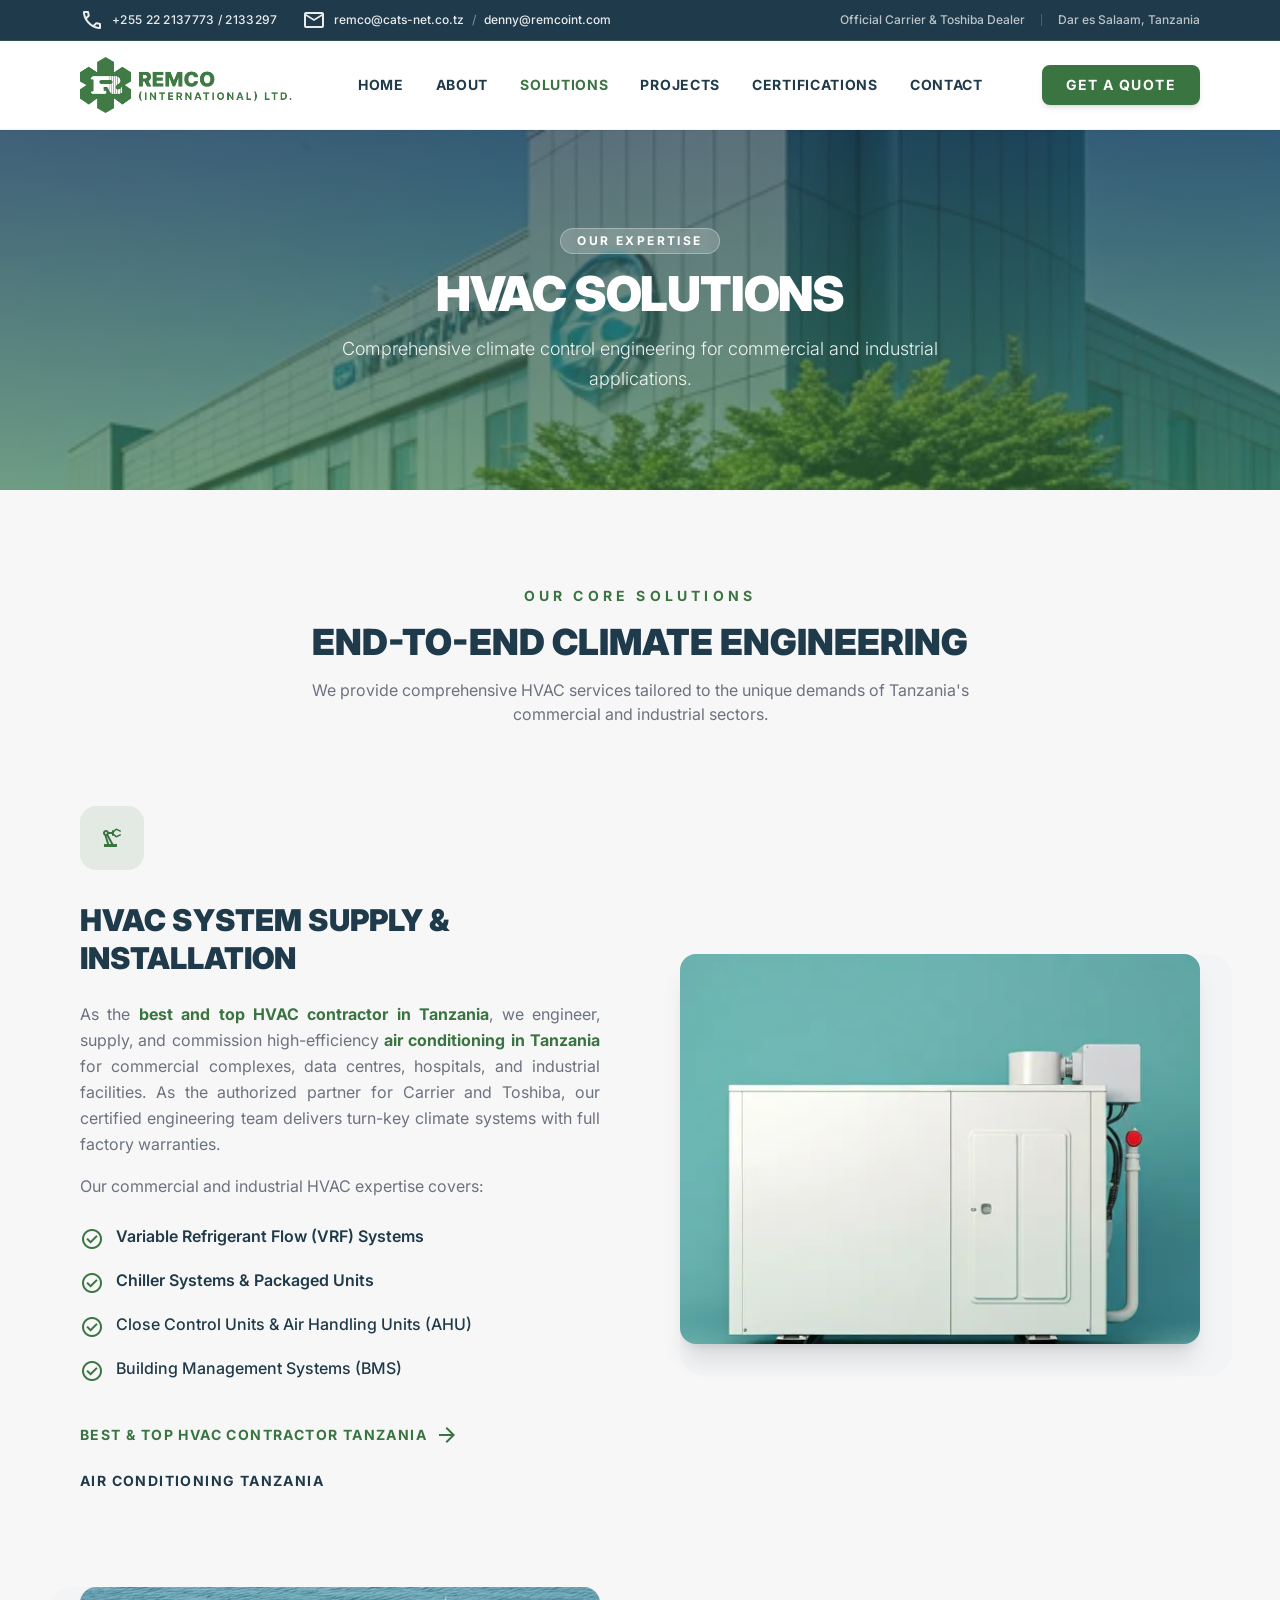
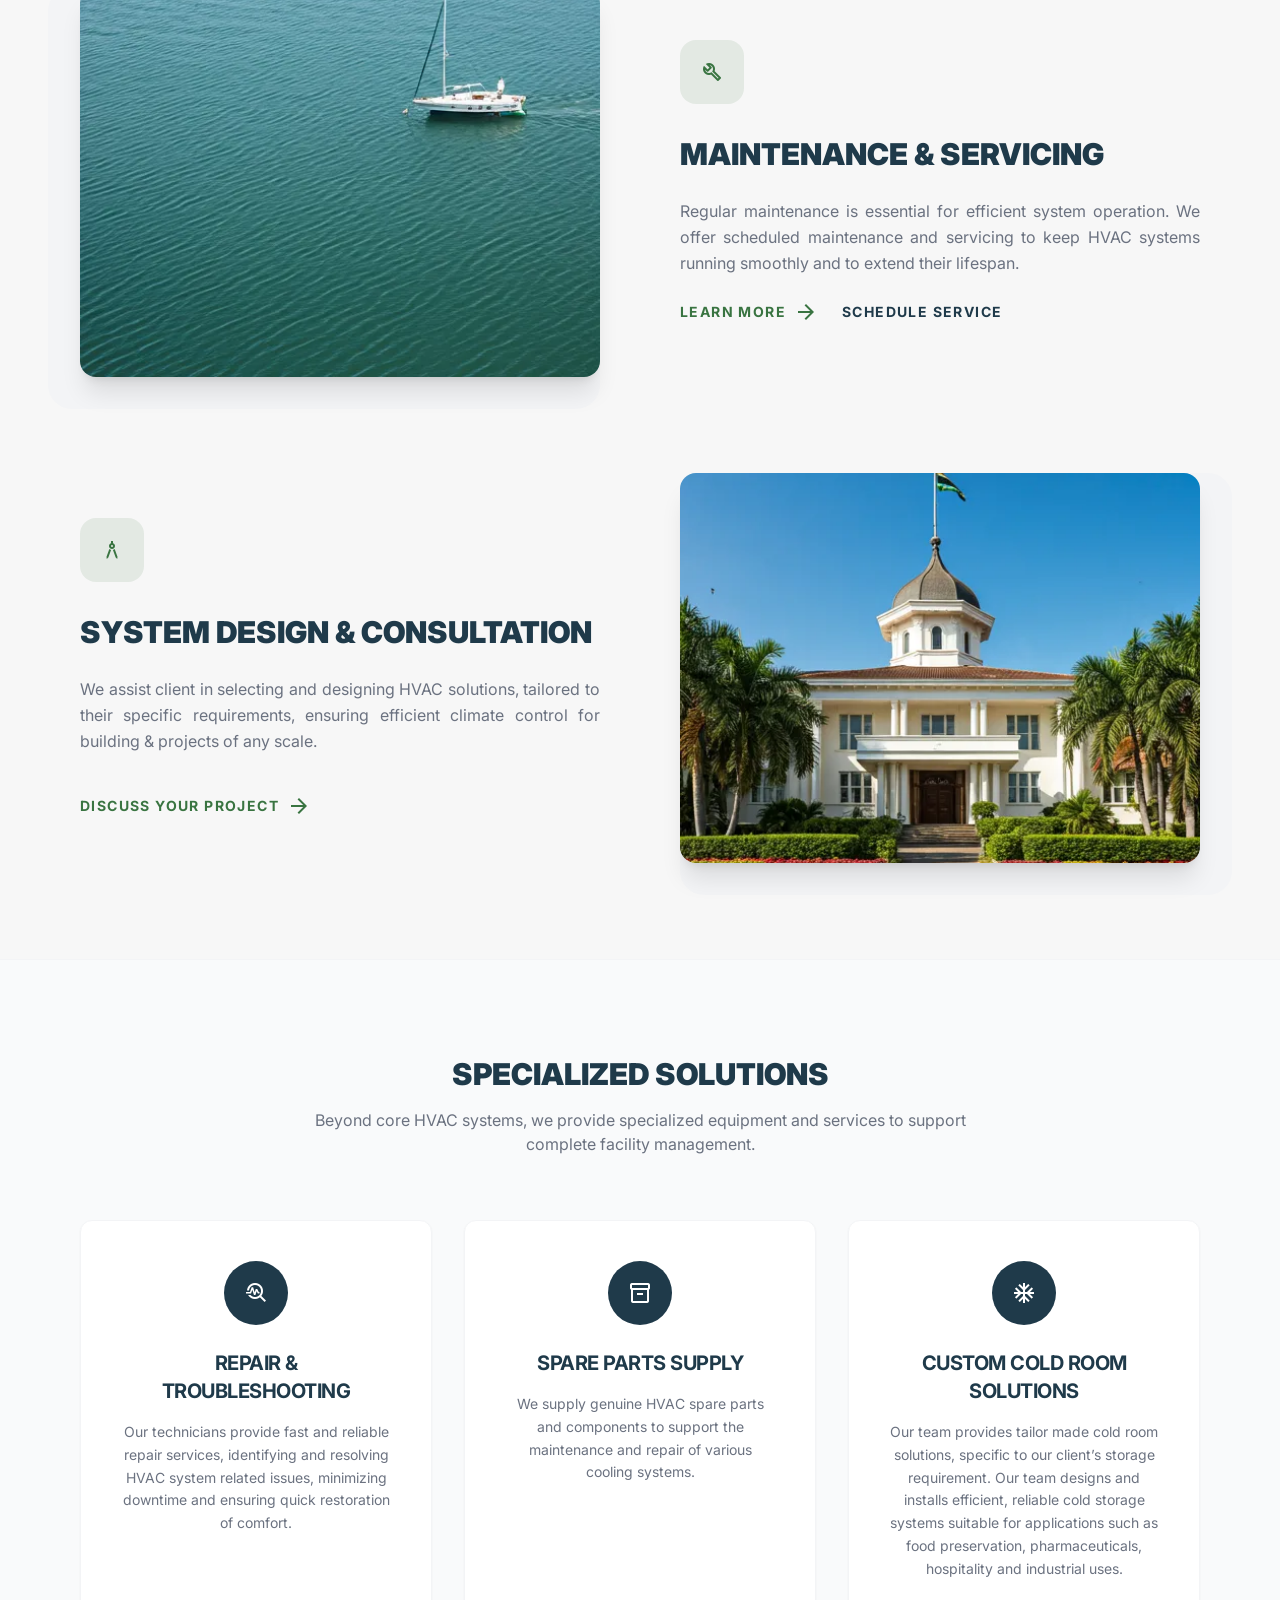
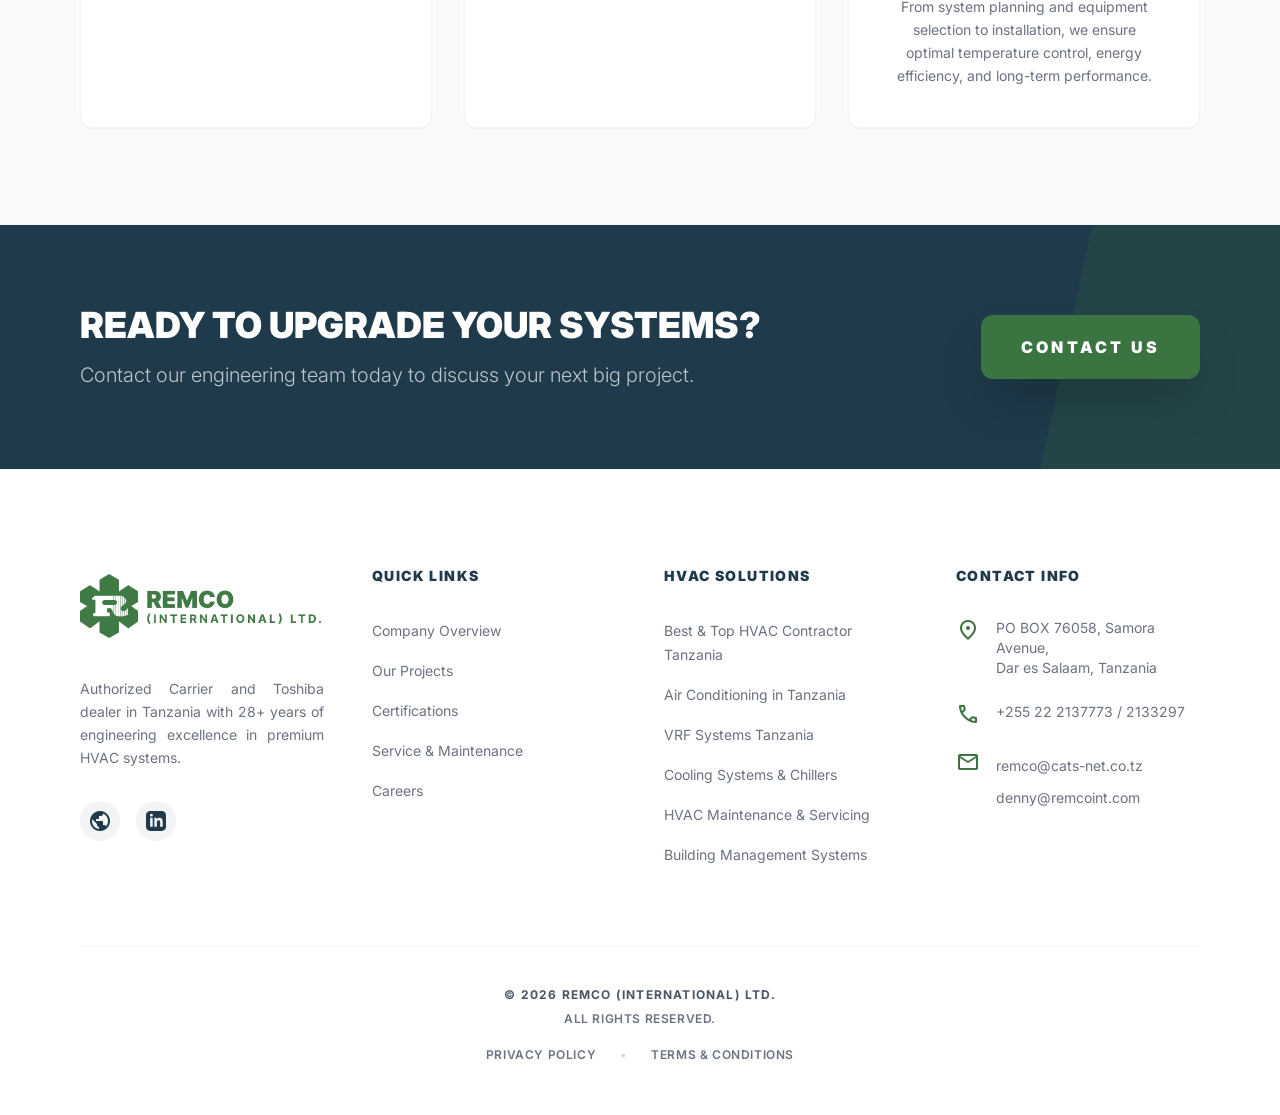
<file: solutions.html>
<!DOCTYPE html>
<html class="scroll-smooth" lang="en">

<head>
    <meta charset="utf-8" />
    <meta content="width=device-width, initial-scale=1.0" name="viewport" />
    <title>Commercial HVAC Solutions &amp; Engineering Services | REMCO Tanzania</title>
    <meta name="description" content="Explore complete HVAC solutions by REMCO: VRF systems, chillers, AHUs, maintenance, genuine spare parts &amp; custom cold rooms in Dar es Salaam and Tanzania." />
    <meta name="keywords" content="HVAC solutions Tanzania, commercial air conditioning Dar es Salaam, VRF systems Tanzania, industrial chillers East Africa, cold rooms Tanzania, HVAC maintenance contract, Carrier dealer Tanzania, Toshiba HVAC Tanzania" />
    <link rel="canonical" href="https://remcointernational.com/solutions" />
    <meta name="author" content="REMCO (International) Ltd" />
    <meta name="robots" content="index, follow, max-snippet:-1, max-image-preview:large, max-video-preview:-1" />

    <!-- Favicon / App Icons -->
    <link rel="icon" type="image/png" href="assets/favicon.png" />
    <link rel="apple-touch-icon" href="assets/favicon.png" />

    <!-- Geographic SEO Metadata (Tanzania & East Africa) -->
    <meta name="geo.region" content="TZ-02" />
    <meta name="geo.placename" content="Dar es Salaam, Tanzania" />
    <meta name="geo.position" content="-6.8163;39.2888" />
    <meta name="ICBM" content="-6.8163, 39.2888" />

    <!-- Open Graph / Facebook -->
    <meta property="og:type" content="website" />
    <meta property="og:locale" content="en_TZ" />
    <meta property="og:site_name" content="REMCO (International) Ltd" />
    <meta property="og:title" content="Commercial HVAC Solutions &amp; Engineering Services | REMCO Tanzania" />
    <meta property="og:description" content="Explore complete HVAC solutions by REMCO: VRF systems, chillers, AHUs, maintenance, genuine spare parts &amp; custom cold rooms in Dar es Salaam and Tanzania." />
    <meta property="og:url" content="https://remcointernational.com/solutions" />
    <meta property="og:image" content="https://remcointernational.com/assets/hero-image.png" />
    <meta property="og:image:width" content="1200" />
    <meta property="og:image:height" content="630" />
    <meta property="og:image:alt" content="REMCO HVAC Solutions &amp; Services" />

    <!-- Twitter Card -->
    <meta name="twitter:card" content="summary_large_image" />
    <meta name="twitter:title" content="Commercial HVAC Solutions &amp; Engineering Services | REMCO Tanzania" />
    <meta name="twitter:description" content="Explore complete HVAC solutions by REMCO: VRF systems, chillers, AHUs, maintenance, genuine spare parts &amp; custom cold rooms in Dar es Salaam and Tanzania." />
    <meta name="twitter:image" content="https://remcointernational.com/assets/hero-image.png" />

    <!-- Core Web Vitals Preload & Performance Hints -->
    <link rel="preload" as="image" href="assets/hero-image.webp" type="image/webp" fetchpriority="high" />
    <link rel="preconnect" href="https://fonts.googleapis.com" />
    <link rel="preconnect" href="https://fonts.gstatic.com" crossorigin />
    <link rel="dns-prefetch" href="https://unpkg.com" />

    <!-- Production Compiled Stylesheet (Zero render-blocking JS) -->
    <link rel="stylesheet" href="assets/style.min.css" />

    <!-- Non-render-blocking Web Fonts & Animations -->
    <link rel="stylesheet" href="https://fonts.googleapis.com/css2?family=Inter:wght@300;400;500;600;700;800;900&amp;display=swap" media="print" onload="this.media='all'" />
    <link rel="stylesheet" href="https://fonts.googleapis.com/css2?family=Material+Symbols+Outlined:wght,FILL@100..700,0..1&amp;display=swap" media="print" onload="this.media='all'" />
    <link rel="stylesheet" href="https://unpkg.com/aos@2.3.1/dist/aos.css" media="print" onload="this.media='all'" />
    <noscript>
        <link rel="stylesheet" href="https://fonts.googleapis.com/css2?family=Inter:wght@300;400;500;600;700;800;900&amp;display=swap" />
        <link rel="stylesheet" href="https://fonts.googleapis.com/css2?family=Material+Symbols+Outlined:wght,FILL@100..700,0..1&amp;display=swap" />
        <link rel="stylesheet" href="https://unpkg.com/aos@2.3.1/dist/aos.css" />
    </noscript>

    <!-- Schema.org JSON-LD Structured Data -->
    <script type="application/ld+json">
    {
      "@context": "https://schema.org",
      "@graph": [
        {
          "@type": "WebPage",
          "@id": "https://remcointernational.com/solutions.html#webpage",
          "url": "https://remcointernational.com/solutions.html",
          "name": "Commercial HVAC Solutions & Engineering Services | REMCO Tanzania",
          "description": "Explore complete HVAC solutions by REMCO: VRF systems, chillers, AHUs, maintenance, genuine spare parts & custom cold rooms in Dar es Salaam and Tanzania.",
          "isPartOf": {
            "@type": "WebSite",
            "@id": "https://remcointernational.com/#website",
            "url": "https://remcointernational.com/",
            "name": "REMCO International Ltd"
          }
        },
        {
          "@type": "ItemList",
          "@id": "https://remcointernational.com/solutions.html#services",
          "name": "REMCO Commercial HVAC Services",
          "itemListElement": [
            {
              "@type": "Service",
              "position": 1,
              "name": "HVAC System Supply & Installation",
              "description": "Professional supply and installation of commercial HVAC systems from Carrier and Toshiba, including VRF systems, chillers, packaged units, and BMS.",
              "provider": {
                "@type": "Organization",
                "name": "REMCO (International) Ltd",
                "url": "https://remcointernational.com/"
              },
              "areaServed": "Tanzania"
            },
            {
              "@type": "Service",
              "position": 2,
              "name": "Maintenance & Servicing",
              "description": "Preventative and scheduled HVAC maintenance programs for corporate, hospitality, medical, and governmental facilities across Tanzania.",
              "provider": {
                "@type": "Organization",
                "name": "REMCO (International) Ltd",
                "url": "https://remcointernational.com/"
              },
              "areaServed": "Tanzania"
            },
            {
              "@type": "Service",
              "position": 3,
              "name": "System Design & Engineering Consultation",
              "description": "Custom climate control design, heating and cooling load calculations, and HVAC engineering consultation tailored to architectural blueprints.",
              "provider": {
                "@type": "Organization",
                "name": "REMCO (International) Ltd",
                "url": "https://remcointernational.com/"
              },
              "areaServed": "Tanzania"
            },
            {
              "@type": "Service",
              "position": 4,
              "name": "Repair & Troubleshooting",
              "description": "Rapid diagnostics, emergency repairs, and technical troubleshooting for commercial and industrial cooling systems.",
              "provider": {
                "@type": "Organization",
                "name": "REMCO (International) Ltd",
                "url": "https://remcointernational.com/"
              },
              "areaServed": "Tanzania"
            },
            {
              "@type": "Service",
              "position": 5,
              "name": "Genuine Spare Parts Supply",
              "description": "OEM replacement parts and certified components for Carrier and Toshiba HVAC units to maximize equipment life and efficiency.",
              "provider": {
                "@type": "Organization",
                "name": "REMCO (International) Ltd",
                "url": "https://remcointernational.com/"
              },
              "areaServed": "Tanzania"
            },
            {
              "@type": "Service",
              "position": 6,
              "name": "Custom Cold Room Solutions",
              "description": "Custom-designed industrial and commercial cold storage solutions for pharmaceuticals, food processing, hospitality, and agricultural preservation.",
              "provider": {
                "@type": "Organization",
                "name": "REMCO (International) Ltd",
                "url": "https://remcointernational.com/"
              },
              "areaServed": "Tanzania"
            }
          ]
        },
        {
          "@type": "BreadcrumbList",
          "@id": "https://remcointernational.com/solutions.html#breadcrumb",
          "itemListElement": [
            {
              "@type": "ListItem",
              "position": 1,
              "name": "Home",
              "item": "https://remcointernational.com/"
            },
            {
              "@type": "ListItem",
              "position": 2,
              "name": "Solutions",
              "item": "https://remcointernational.com/solutions.html"
            }
          ]
        }
      ]
    }
    </script>
</head>

<body class="bg-background-light text-navy font-display">

    <!-- 1. Top Contact Strip -->
    <div
        class="bg-navy text-white/90 py-2 px-4 sm:px-6 lg:px-20 flex justify-center sm:justify-between items-center text-xs font-medium border-b border-white/10">
        <div class="flex items-center gap-6">
            <a href="tel:+255222137773" class="flex items-center gap-2 hover:text-white transition-colors">
                <span class="material-symbols-outlined text-sm">call</span>
                <span class="tracking-wide">+255 22 2137773 / 2133297</span>
            </a>
            <span class="hidden md:flex items-center gap-2">
                <span class="material-symbols-outlined text-sm">mail</span>
                <a href="mailto:remco@cats-net.co.tz" class="hover:text-white transition-colors py-1 inline-block">remco@cats-net.co.tz</a>
                <span class="text-white/40">/</span>
                <a href="mailto:denny@remcoint.com" class="hover:text-white transition-colors py-1 inline-block">denny@remcoint.com</a>
            </span>
        </div>
        <div class="hidden md:flex gap-4 items-center text-white/70">
            <span>Official Carrier &amp; Toshiba Dealer</span>
            <div class="h-3 w-px bg-white/20"></div>
            <span>Dar es Salaam, Tanzania</span>
        </div>
    </div>

    <nav class="sticky top-0 z-50 bg-white/95 backdrop-blur-md shadow-sm border-b border-gray-100 px-6 lg:px-20 py-4">
        <div class="max-w-7xl mx-auto flex items-center justify-between">
            <div class="flex items-center gap-10 xl:gap-16">
                <a href="index.html">
                    <img src="assets/logo.webp" alt="REMCO (International) Ltd - Official Carrier &amp; Toshiba Partner"
                        width="180" height="56" class="h-12 md:h-14 w-auto object-contain" />
                </a>
                <div class="hidden lg:flex items-center gap-8">
                    <a class="text-navy text-sm font-bold uppercase tracking-wider hover:text-primary transition-colors"
                        href="index.html">Home</a>
                    <a class="text-navy text-sm font-bold uppercase tracking-wider hover:text-primary transition-colors"
                        href="about.html">About</a>
                    <a class="text-primary text-sm font-bold uppercase tracking-wider hover:text-primary transition-colors"
                        href="solutions.html">Solutions</a>
                    <a class="text-navy text-sm font-bold uppercase tracking-wider hover:text-primary transition-colors"
                        href="projects.html">Projects</a>
                    <a class="text-navy text-sm font-bold uppercase tracking-wider hover:text-primary transition-colors"
                        href="certifications.html">Certifications</a>
                    <a class="text-navy text-sm font-bold uppercase tracking-wider hover:text-primary transition-colors"
                        href="contact.html">Contact</a>
                </div>
            </div>
            <div class="flex items-center gap-2 sm:gap-4">
                <a href="contact.html"
                    class="bg-primary text-white px-4 md:px-6 py-2 md:py-2.5 rounded-lg text-[10px] sm:text-xs md:text-sm font-bold uppercase tracking-widest hover:bg-primary/90 transition-all shadow-md active:scale-95">
                    Get a Quote
                </a>
                <button onclick="toggleMenu()" class="lg:hidden text-navy p-2 hover:bg-gray-100 rounded-lg transition-colors" aria-label="Toggle Menu">
                    <span class="material-symbols-outlined text-3xl">menu</span>
                </button>
            </div>
        </div>
    </nav>

    <!-- Mobile Menu Drawer -->
    <div id="mobileMenu" class="fixed inset-0 z-[60] lg:hidden hidden">
        <div class="absolute inset-0 bg-navy/60 backdrop-blur-sm" onclick="toggleMenu()"></div>
        <div class="absolute right-0 top-0 bottom-0 w-[300px] bg-white shadow-2xl flex flex-col p-8 transform translate-x-full transition-transform duration-300" id="mobileMenuContent">
            <div class="flex items-center justify-between mb-10">
                <img src="assets/logo.webp" alt="REMCO" class="h-10 w-auto" />
                <button onclick="toggleMenu()" class="text-navy p-2 hover:bg-gray-100 rounded-lg transition-colors">
                    <span class="material-symbols-outlined text-3xl">close</span>
                </button>
            </div>
            <div class="flex flex-col gap-6">
                <a href="index.html" class="text-navy text-lg font-bold uppercase tracking-widest hover:text-primary transition-colors">Home</a>
                <a href="about.html" class="text-navy text-lg font-bold uppercase tracking-widest hover:text-primary transition-colors">About</a>
                <a href="solutions.html" class="text-primary text-lg font-bold uppercase tracking-widest">Solutions</a>
                <a href="projects.html" class="text-navy text-lg font-bold uppercase tracking-widest hover:text-primary transition-colors">Projects</a>
                <a href="certifications.html" class="text-navy text-lg font-bold uppercase tracking-widest hover:text-primary transition-colors">Certifications</a>
                <a href="contact.html" class="text-navy text-lg font-bold uppercase tracking-widest hover:text-primary transition-colors">Contact</a>
            </div>
            <div class="mt-auto pt-6 border-t border-gray-100 flex flex-col gap-3">
                <div class="text-[11px] font-bold uppercase tracking-widest text-gray-400">Get in Touch</div>
                <a href="tel:+255222137773" class="flex items-center gap-3 text-xs text-navy font-semibold hover:text-primary transition-colors py-1">
                    <span class="material-symbols-outlined text-primary text-base">call</span>
                    <span>+255 22 2137773 / 2133297</span>
                </a>
                <a href="mailto:remco@cats-net.co.tz" class="flex items-center gap-3 text-xs text-gray-600 hover:text-primary transition-colors py-1">
                    <span class="material-symbols-outlined text-primary text-base">mail</span>
                    <span>remco@cats-net.co.tz</span>
                </a>
                <a href="mailto:denny@remcoint.com" class="flex items-center gap-3 text-xs text-gray-600 hover:text-primary transition-colors py-1">
                    <span class="material-symbols-outlined text-primary text-base">mail</span>
                    <span>denny@remcoint.com</span>
                </a>
                <a href="contact.html" class="w-full bg-primary text-white text-center py-3.5 rounded-xl font-bold uppercase tracking-widest shadow-md mt-2 text-xs hover:bg-primary/90 transition-all">
                    Get a Quote
                </a>
            </div>
        </div>
    </div>

    <main id="main-content">
    <!-- 3. Hero Section -->
    <section class="relative min-h-[40vh] flex items-center overflow-hidden">
        <div class="absolute inset-0 z-0">
            <div class="absolute inset-0 hero-overlay z-10"></div>
            <img alt="Commercial HVAC cooling installations and chillers engineered by REMCO in Tanzania"
                width="1920" height="600" fetchpriority="high" loading="eager"
                class="w-full h-full object-cover object-center"
                src="assets/hero-image.webp" />
        </div>
        <div class="relative z-20 w-full px-6 lg:px-20 py-10 lg:py-12 text-white text-center">
            <div class="max-w-7xl mx-auto w-full">
                <div class="max-w-2xl mx-auto">
                    <span
                        class="inline-block bg-white/20 backdrop-blur-sm px-4 py-1 rounded-full text-xs font-bold uppercase tracking-[0.2em] mb-4 border border-white/30 reveal-up animate-stagger-1">
                        Our Expertise
                    </span>
                    <h1 class="text-4xl lg:text-5xl font-black leading-[1.1] mb-4 uppercase tracking-tight reveal-up animate-stagger-2">
                        HVAC Solutions
                    </h1>
                    <p class="text-lg text-white/90 leading-relaxed font-light reveal-up animate-stagger-3">
                        Comprehensive climate control engineering for commercial and industrial applications.
                    </p>
                </div>
            </div>
        </div>
    </section>

    <!-- 4. Featured Services (Alternating Rows) -->
    <section class="py-24 px-6 lg:px-20 max-w-7xl mx-auto">
        <div class="text-center mb-20">
            <span class="text-primary font-bold text-sm uppercase tracking-[0.3em] block mb-4">Our Core Solutions</span>
            <h2 class="text-4xl font-black text-navy uppercase mb-4">End-to-End Climate Engineering</h2>
            <p class="text-gray-500 max-w-2xl mx-auto">We provide comprehensive HVAC services tailored to the unique demands of Tanzania's commercial and industrial sectors.</p>
        </div>

        <div class="space-y-24">
            <!-- Featured Service 1: Left Text, Right Image -->
            <div class="grid lg:grid-cols-2 gap-12 lg:gap-20 items-center" id="installation">
                <div class="order-2 lg:order-1" data-aos="fade-right">
                    <div class="w-16 h-16 bg-primary/10 flex items-center justify-center rounded-2xl mb-8">
                        <span class="material-symbols-outlined text-primary text-3xl">precision_manufacturing</span>
                    </div>
                    <h3 class="text-3xl font-black text-navy uppercase mb-6 leading-tight">HVAC System Supply &amp; Installation</h3>
                    <div class="text-gray-500 leading-relaxed mb-6 space-y-4">
                        <p>As the <a href="hvac-contractor-tanzania.html" class="text-primary font-bold hover:underline">best and top HVAC contractor in Tanzania</a>, we engineer, supply, and commission high-efficiency <a href="air-conditioning-tanzania.html" class="text-primary font-bold hover:underline">air conditioning in Tanzania</a> for commercial complexes, data centres, hospitals, and industrial facilities. As the authorized partner for Carrier and Toshiba, our certified engineering team delivers turn-key climate systems with full factory warranties.</p>
                        <p>Our commercial and industrial HVAC expertise covers:</p>
                        <ul class="space-y-4 pt-2 pb-4">
                            <li id="vrf" class="flex items-start gap-3"><span class="material-symbols-outlined text-primary text-sm mt-1">check_circle</span> <a href="vrf-systems-tanzania.html" class="text-navy font-semibold hover:text-primary transition-colors">Variable Refrigerant Flow (VRF) Systems</a></li>
                            <li id="chillers" class="flex items-start gap-3"><span class="material-symbols-outlined text-primary text-sm mt-1">check_circle</span> <a href="cooling-systems-tanzania.html" class="text-navy font-semibold hover:text-primary transition-colors">Chiller Systems &amp; <span id="packaged-units">Packaged Units</span></a></li>
                            <li id="ahu" class="flex items-start gap-3"><span class="material-symbols-outlined text-primary text-sm mt-1">check_circle</span> <span class="text-navy font-medium"><span id="close-control">Close Control Units</span> &amp; Air Handling Units (AHU)</span></li>
                            <li id="bms" class="flex items-start gap-3"><span class="material-symbols-outlined text-primary text-sm mt-1">check_circle</span> <span class="text-navy font-medium">Building Management Systems (BMS)</span></li>
                        </ul>
                    </div>
                    <div class="flex flex-wrap items-center gap-6 mt-6">
                        <a href="hvac-contractor-tanzania.html" class="inline-flex items-center gap-2 text-primary font-bold uppercase tracking-widest text-sm hover:gap-3 transition-all">Best &amp; Top HVAC Contractor Tanzania <span class="material-symbols-outlined text-lg">arrow_forward</span></a>
                        <a href="air-conditioning-tanzania.html" class="inline-flex items-center gap-2 text-navy font-bold uppercase tracking-widest text-sm hover:text-primary transition-all">Air Conditioning Tanzania</a>
                    </div>
                </div>
                <div class="order-1 lg:order-2 relative" data-aos="fade-left">
                    <div class="absolute -inset-4 bg-gray-100 rounded-3xl -z-10 transform translate-x-4 translate-y-4"></div>
                    <img src="assets/about-industrial.webp"
                        alt="Carrier and Toshiba HVAC system supply and installation by REMCO certified engineers in Tanzania"
                        width="600" height="450" loading="lazy" decoding="async"
                        class="rounded-2xl shadow-xl w-full object-cover aspect-[4/3]" />
                </div>
            </div>

            <!-- Featured Service 2: Right Text, Left Image -->
            <div class="grid lg:grid-cols-2 gap-12 lg:gap-20 items-center" id="maintenance">
                <div class="relative" data-aos="fade-right">
                    <div class="absolute -inset-4 bg-gray-100 rounded-3xl -z-10 transform -translate-x-4 translate-y-4"></div>
                    <img src="assets/chiller-system.webp"
                        alt="HVAC system scheduled maintenance and servicing in Tanzania by REMCO technicians"
                        width="600" height="450" loading="lazy" decoding="async"
                        class="rounded-2xl shadow-xl w-full object-cover aspect-[4/3]" />
                </div>
                <div data-aos="fade-left">
                    <div class="w-16 h-16 bg-primary/10 flex items-center justify-center rounded-2xl mb-8">
                        <span class="material-symbols-outlined text-primary text-3xl">build</span>
                    </div>
                    <h3 class="text-3xl font-black text-navy uppercase mb-6 leading-tight">Maintenance &amp; Servicing</h3>
                    <div class="text-gray-500 leading-relaxed mb-6 space-y-4">
                        <p>Regular maintenance is essential for efficient system operation. We offer scheduled maintenance and servicing to keep HVAC systems running smoothly and to extend their lifespan.</p>
                    </div>
                    <div class="flex flex-wrap items-center gap-6 mt-6">
                        <a href="hvac-maintenance-tanzania.html" class="inline-flex items-center gap-2 text-primary font-bold uppercase tracking-widest text-sm hover:gap-3 transition-all">Learn More <span class="material-symbols-outlined text-lg">arrow_forward</span></a>
                        <a href="contact.html" class="inline-flex items-center gap-2 text-navy font-bold uppercase tracking-widest text-sm hover:text-primary transition-all">Schedule Service</a>
                    </div>
                </div>
            </div>

            <!-- Featured Service 3: Left Text, Right Image -->
            <div class="grid lg:grid-cols-2 gap-12 lg:gap-20 items-center" id="design">
                <div class="order-2 lg:order-1" data-aos="fade-right">
                    <div class="w-16 h-16 bg-primary/10 flex items-center justify-center rounded-2xl mb-8">
                        <span class="material-symbols-outlined text-primary text-3xl">architecture</span>
                    </div>
                    <h3 class="text-3xl font-black text-navy uppercase mb-6 leading-tight">System Design &amp; Consultation</h3>
                    <div class="text-gray-500 leading-relaxed mb-6 space-y-4">
                        <p>We assist client in selecting and designing HVAC solutions, tailored to their specific requirements, ensuring efficient climate control for building &amp; projects of any scale.</p>
                    </div>
                    <a href="contact.html" class="inline-flex items-center gap-2 text-primary font-bold uppercase tracking-widest text-sm hover:gap-4 transition-all mt-4">Discuss Your Project <span class="material-symbols-outlined text-lg">arrow_forward</span></a>
                </div>
                <div class="order-1 lg:order-2 relative" data-aos="fade-left">
                    <div class="absolute -inset-4 bg-gray-100 rounded-3xl -z-10 transform translate-x-4 translate-y-4"></div>
                    <img src="assets/vrf-cooling.webp"
                        alt="HVAC engineering design and load calculation consultation by REMCO in Tanzania"
                        width="600" height="450" loading="lazy" decoding="async"
                        class="rounded-2xl shadow-xl w-full object-cover aspect-[4/3]" />
                </div>
            </div>
        </div>
    </section>

    <!-- 5. Specialized Solutions Grid -->
    <section class="py-24 px-6 lg:px-20 bg-gray-50 border-y border-gray-100">
        <div class="max-w-7xl mx-auto">
            <div class="text-center mb-16">
                <h2 class="text-3xl font-black text-navy uppercase mb-4">Specialized Solutions</h2>
                <p class="text-gray-500 max-w-2xl mx-auto">Beyond core HVAC systems, we provide specialized equipment and services to support complete facility management.</p>
            </div>
            <div class="grid grid-cols-1 md:grid-cols-3 gap-8">
                <!-- Specialized 1 -->
                <div class="bg-white p-10 rounded-xl shadow-sm border border-gray-100 text-center hover:shadow-lg transition-all hover:-translate-y-1" data-aos="fade-up" data-aos-delay="0" id="repair">
                    <div class="w-16 h-16 bg-navy text-white rounded-full flex items-center justify-center mx-auto mb-6">
                        <span class="material-symbols-outlined text-2xl">troubleshoot</span>
                    </div>
                    <h3 class="text-xl font-bold text-navy mb-4 uppercase tracking-tight">Repair &amp; Troubleshooting</h3>
                    <p class="text-gray-500 text-sm leading-relaxed">Our technicians provide fast and reliable repair services, identifying and resolving HVAC system related issues, minimizing downtime and ensuring quick restoration of comfort.</p>
                </div>
                <!-- Specialized 2 -->
                <div class="bg-white p-10 rounded-xl shadow-sm border border-gray-100 text-center hover:shadow-lg transition-all hover:-translate-y-1" data-aos="fade-up" data-aos-delay="100" id="spare-parts">
                    <div class="w-16 h-16 bg-navy text-white rounded-full flex items-center justify-center mx-auto mb-6">
                        <span class="material-symbols-outlined text-2xl">inventory_2</span>
                    </div>
                    <h3 class="text-xl font-bold text-navy mb-4 uppercase tracking-tight">Spare Parts Supply</h3>
                    <p class="text-gray-500 text-sm leading-relaxed">We supply genuine HVAC spare parts and components to support the maintenance and repair of various cooling systems.</p>
                </div>
                <!-- Specialized 3 -->
                <div class="bg-white p-10 rounded-xl shadow-sm border border-gray-100 text-center hover:shadow-lg transition-all hover:-translate-y-1" data-aos="fade-up" data-aos-delay="200" id="cold-rooms">
                    <div class="w-16 h-16 bg-navy text-white rounded-full flex items-center justify-center mx-auto mb-6">
                        <span class="material-symbols-outlined text-2xl">ac_unit</span>
                    </div>
                    <h3 class="text-xl font-bold text-navy mb-4 uppercase tracking-tight">Custom Cold Room Solutions</h3>
                    <div class="text-gray-500 text-sm leading-relaxed space-y-4">
                        <p>Our team provides tailor made cold room solutions, specific to our client’s storage requirement. Our team designs and installs efficient, reliable cold storage systems suitable for applications such as food preservation, pharmaceuticals, hospitality and industrial uses.</p>
                        <p>From system planning and equipment selection to installation, we ensure optimal temperature control, energy efficiency, and long-term performance.</p>
                    </div>
                </div>
            </div>
        </div>
    </section>

    <!-- 6. CTA Banner -->
    <section class="bg-navy py-20 px-6 lg:px-20 relative overflow-hidden">
        <div class="absolute top-0 right-0 w-1/3 h-full bg-primary/20 -skew-x-12 translate-x-1/2"></div>
        <div class="max-w-7xl mx-auto relative z-10 flex flex-col lg:flex-row items-center justify-between gap-10">
            <div class="text-center lg:text-left">
                <h2 class="text-3xl lg:text-4xl font-black text-white uppercase leading-tight mb-4">Ready to Upgrade Your Systems?</h2>
                <p class="text-white/70 text-lg lg:text-xl font-light">Contact our engineering team today to discuss your next big project.</p>
            </div>
            <a href="contact.html" class="inline-block bg-primary text-white px-10 py-5 rounded-xl font-black uppercase tracking-[0.2em] shadow-2xl hover:bg-primary/90 transition-all hover:scale-105 active:scale-95">
                Contact Us
            </a>
        </div>
    </section>

    </main>

    <!-- 7. Footer -->
    <footer class="bg-white pt-24 pb-12 px-6 lg:px-20 border-t border-gray-100">
        <div class="max-w-7xl mx-auto grid grid-cols-1 md:grid-cols-2 lg:grid-cols-4 gap-12 mb-20">
            <div>
                <div class="flex items-center mb-8">
                    <img src="assets/logo.webp" alt="REMCO (International) Ltd - Premier Air Conditioning Solutions" width="180" height="56" class="h-16 md:h-20 w-auto object-contain" />
                </div>
                <p class="text-gray-500 text-sm leading-relaxed mb-8">Authorized Carrier and Toshiba dealer in Tanzania
                    with 28+ years of engineering excellence in premium HVAC systems.</p>
                <div class="flex gap-4">
                    <a class="w-10 h-10 rounded-full bg-gray-100 flex items-center justify-center text-navy hover:bg-primary hover:text-white transition-colors"
                        href="https://remcointernational.com" aria-label="REMCO Website">
                        <span class="material-symbols-outlined text-lg">public</span>
                    </a>
                    <a class="w-10 h-10 rounded-full bg-gray-100 flex items-center justify-center text-navy hover:bg-primary hover:text-white transition-colors"
                        href="https://www.linkedin.com/company/remco-international-tz" aria-label="REMCO on LinkedIn" target="_blank" rel="noopener noreferrer">
                        <svg class="w-5 h-5" fill="currentColor" viewBox="0 0 24 24" aria-hidden="true">
                            <path fill-rule="evenodd" d="M19 0h-14c-2.761 0-5 2.239-5 5v14c0 2.761 2.239 5 5 5h14c2.762 0 5-2.239 5-5v-14c0-2.761-2.238-5-5-5zm-11 19h-3v-11h3v11zm-1.5-12.268c-.966 0-1.75-.79-1.75-1.764s.784-1.764 1.75-1.764 1.75.79 1.75 1.764-.783 1.764-1.75 1.764zm13.5 12.268h-3v-5.604c0-3.368-4-3.113-4 0v5.604h-3v-11h3v1.765c1.396-2.586 7-2.777 7 2.476v6.759z" clip-rule="evenodd"></path>
                        </svg>
                    </a>
                </div>
            </div>
            <div>
                <h3 class="text-navy font-black text-sm uppercase tracking-widest mb-8">Quick Links</h3>
                <ul class="space-y-4">
                    <li><a class="text-gray-500 text-sm hover:text-primary transition-colors" href="about.html">Company
                            Overview</a></li>
                    <li><a class="text-gray-500 text-sm hover:text-primary transition-colors" href="projects.html">Our Projects</a>
                    </li>
                    <li><a class="text-gray-500 text-sm hover:text-primary transition-colors"
                            href="certifications.html">Certifications</a></li>
                    <li><a class="text-gray-500 text-sm hover:text-primary transition-colors" href="solutions.html">Service &amp;
                            Maintenance</a></li>
                    <li><a class="text-gray-500 text-sm hover:text-primary transition-colors" href="contact.html#careers">Careers</a></li>
                </ul>
            </div>
            <div>
                <h3 class="text-navy font-black text-sm uppercase tracking-widest mb-8">HVAC Solutions</h3>
                <ul class="space-y-4">
                    <li><a class="text-gray-500 text-sm hover:text-primary transition-colors" href="hvac-contractor-tanzania.html">Best &amp; Top HVAC Contractor Tanzania</a></li>
                    <li><a class="text-gray-500 text-sm hover:text-primary transition-colors" href="air-conditioning-tanzania.html">Air Conditioning in Tanzania</a></li>
                    <li><a class="text-gray-500 text-sm hover:text-primary transition-colors" href="vrf-systems-tanzania.html">VRF Systems Tanzania</a></li>
                    <li><a class="text-gray-500 text-sm hover:text-primary transition-colors" href="cooling-systems-tanzania.html">Cooling Systems &amp; Chillers</a></li>
                    <li><a class="text-gray-500 text-sm hover:text-primary transition-colors" href="hvac-maintenance-tanzania.html">HVAC Maintenance &amp; Servicing</a></li>
                    <li><a class="text-gray-500 text-sm hover:text-primary transition-colors" href="solutions.html#bms">Building Management Systems</a></li>
                </ul>
            </div>
            <div>
                <h3 class="text-navy font-black text-sm uppercase tracking-widest mb-8">Contact Info</h3>
                <ul class="space-y-6">
                    <li class="flex gap-4">
                        <span class="material-symbols-outlined text-primary">location_on</span>
                        <span class="text-gray-500 text-sm">PO BOX 76058, Samora Avenue,<br />Dar es Salaam,
                            Tanzania</span>
                    </li>
                    <li class="flex gap-4">
                        <span class="material-symbols-outlined text-primary">call</span>
                        <span class="text-gray-500 text-sm">+255 22 2137773 / 2133297</span>
                    </li>
                    <li class="flex gap-4">
                        <span class="material-symbols-outlined text-primary">mail</span>
                        <span class="text-gray-500 text-sm">
                            <a href="mailto:remco@cats-net.co.tz" class="hover:text-primary transition-colors block py-1.5">remco@cats-net.co.tz</a>
                            <a href="mailto:denny@remcoint.com" class="hover:text-primary transition-colors block py-1.5">denny@remcoint.com</a>
                        </span>
                    </li>
                </ul>
            </div>
        </div>
        <div class="max-w-7xl mx-auto pt-10 border-t border-gray-100 flex flex-col items-center justify-center text-center gap-2">
            <p class="text-gray-600 text-xs uppercase tracking-widest font-bold">
                © 2026 REMCO (International) Ltd.
            </p>
            <p class="text-gray-500 text-xs uppercase tracking-wider font-semibold">
                All Rights Reserved.
            </p>
            <div class="flex flex-wrap items-center justify-center gap-4 sm:gap-6 pt-2">
                <a class="text-gray-500 text-xs uppercase tracking-wider font-semibold hover:text-primary transition-colors py-1 inline-block" href="#">Privacy Policy</a>
                <span class="text-gray-300 text-xs hidden sm:inline">•</span>
                <a class="text-gray-500 text-xs uppercase tracking-wider font-semibold hover:text-primary transition-colors py-1 inline-block" href="#">Terms &amp; Conditions</a>
            </div>
        </div>
    </footer>

    <script src="https://unpkg.com/aos@2.3.1/dist/aos.js" defer></script>
    <script>
        // Initialize AOS safely after load without blocking render
        window.addEventListener('DOMContentLoaded', () => {
            if (typeof AOS !== 'undefined') {
                AOS.init({
                    duration: 800,
                    easing: 'ease-in-out',
                    once: true,
                    mirror: false
                });
            }
        });

        function toggleMenu() {
            const menu = document.getElementById('mobileMenu');
            const content = document.getElementById('mobileMenuContent');
            const isHidden = menu.classList.contains('hidden');

            if (isHidden) {
                menu.classList.remove('hidden');
                setTimeout(() => {
                    content.classList.remove('translate-x-full');
                }, 10);
                document.body.style.overflow = 'hidden';
            } else {
                content.classList.add('translate-x-full');
                setTimeout(() => {
                    menu.classList.add('hidden');
                }, 300);
                document.body.style.overflow = 'auto';
            }
        }
    </script>
</body>
</html>
</file>
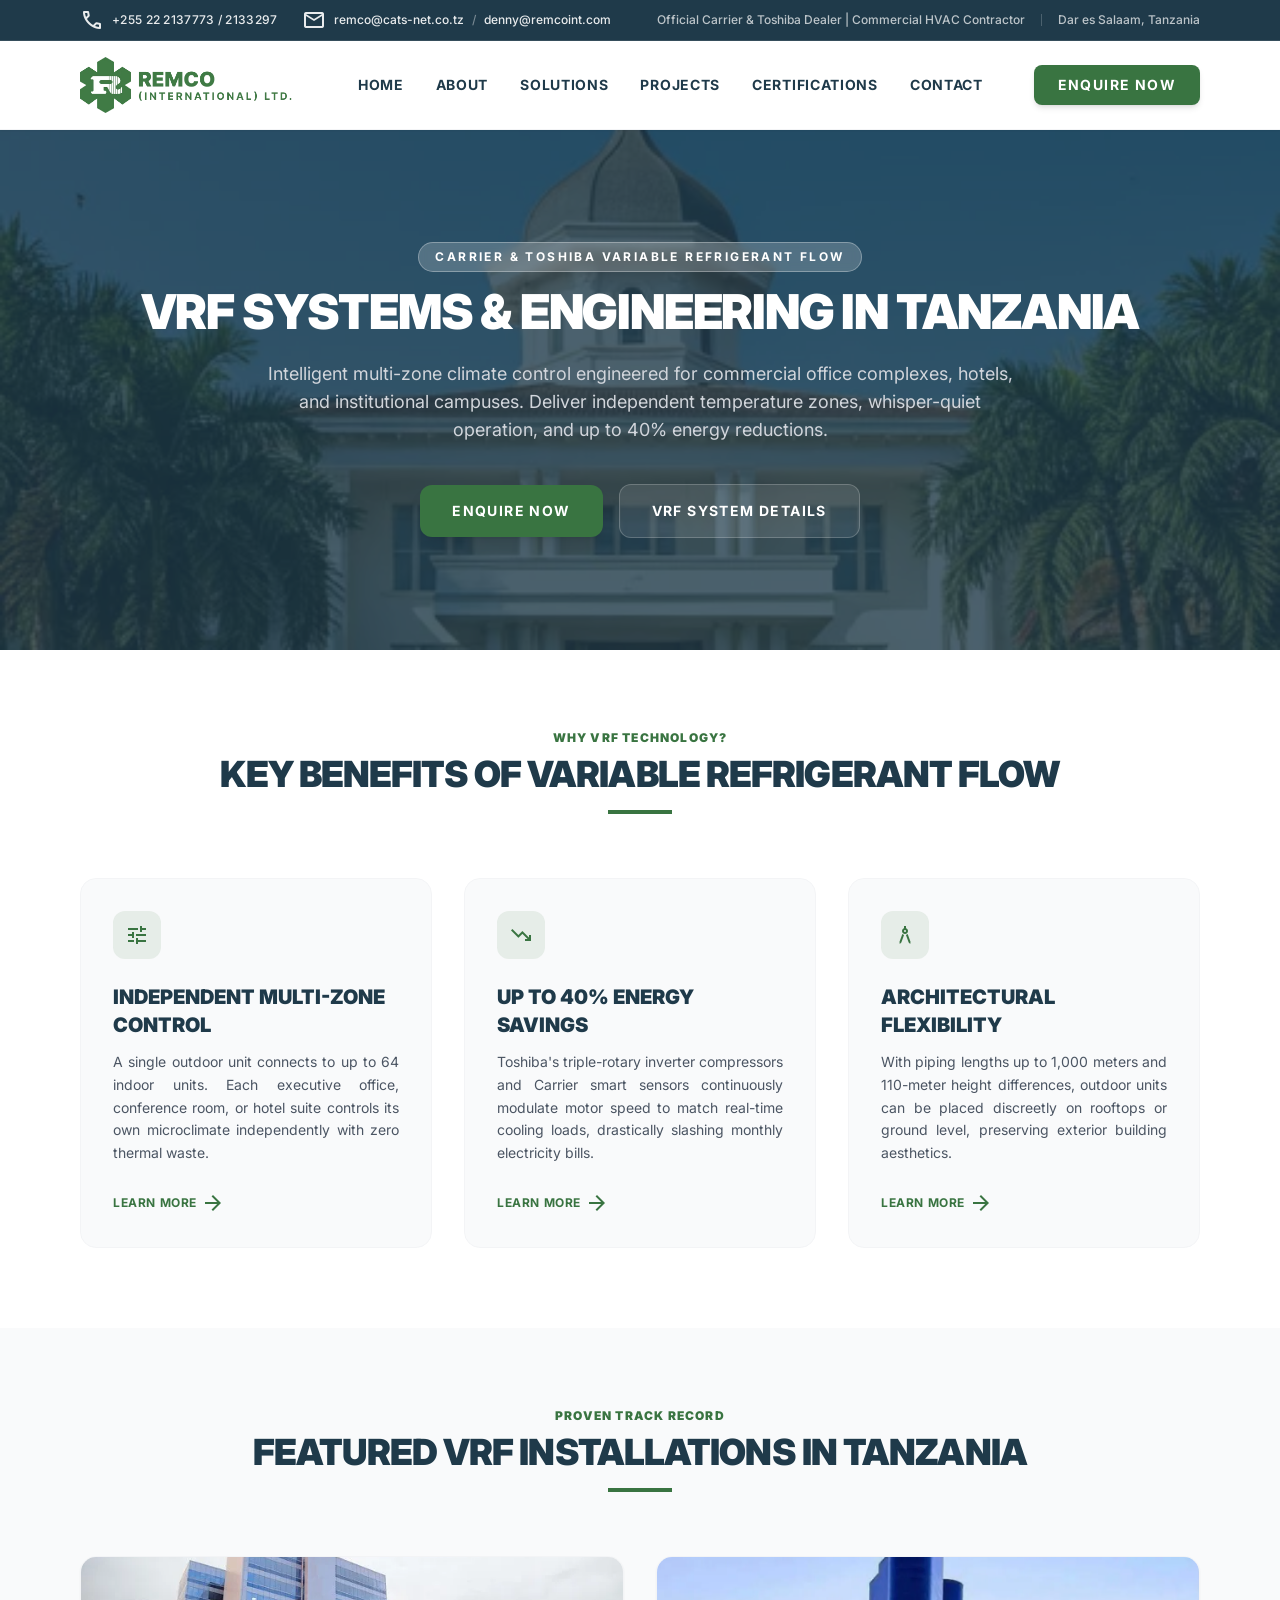
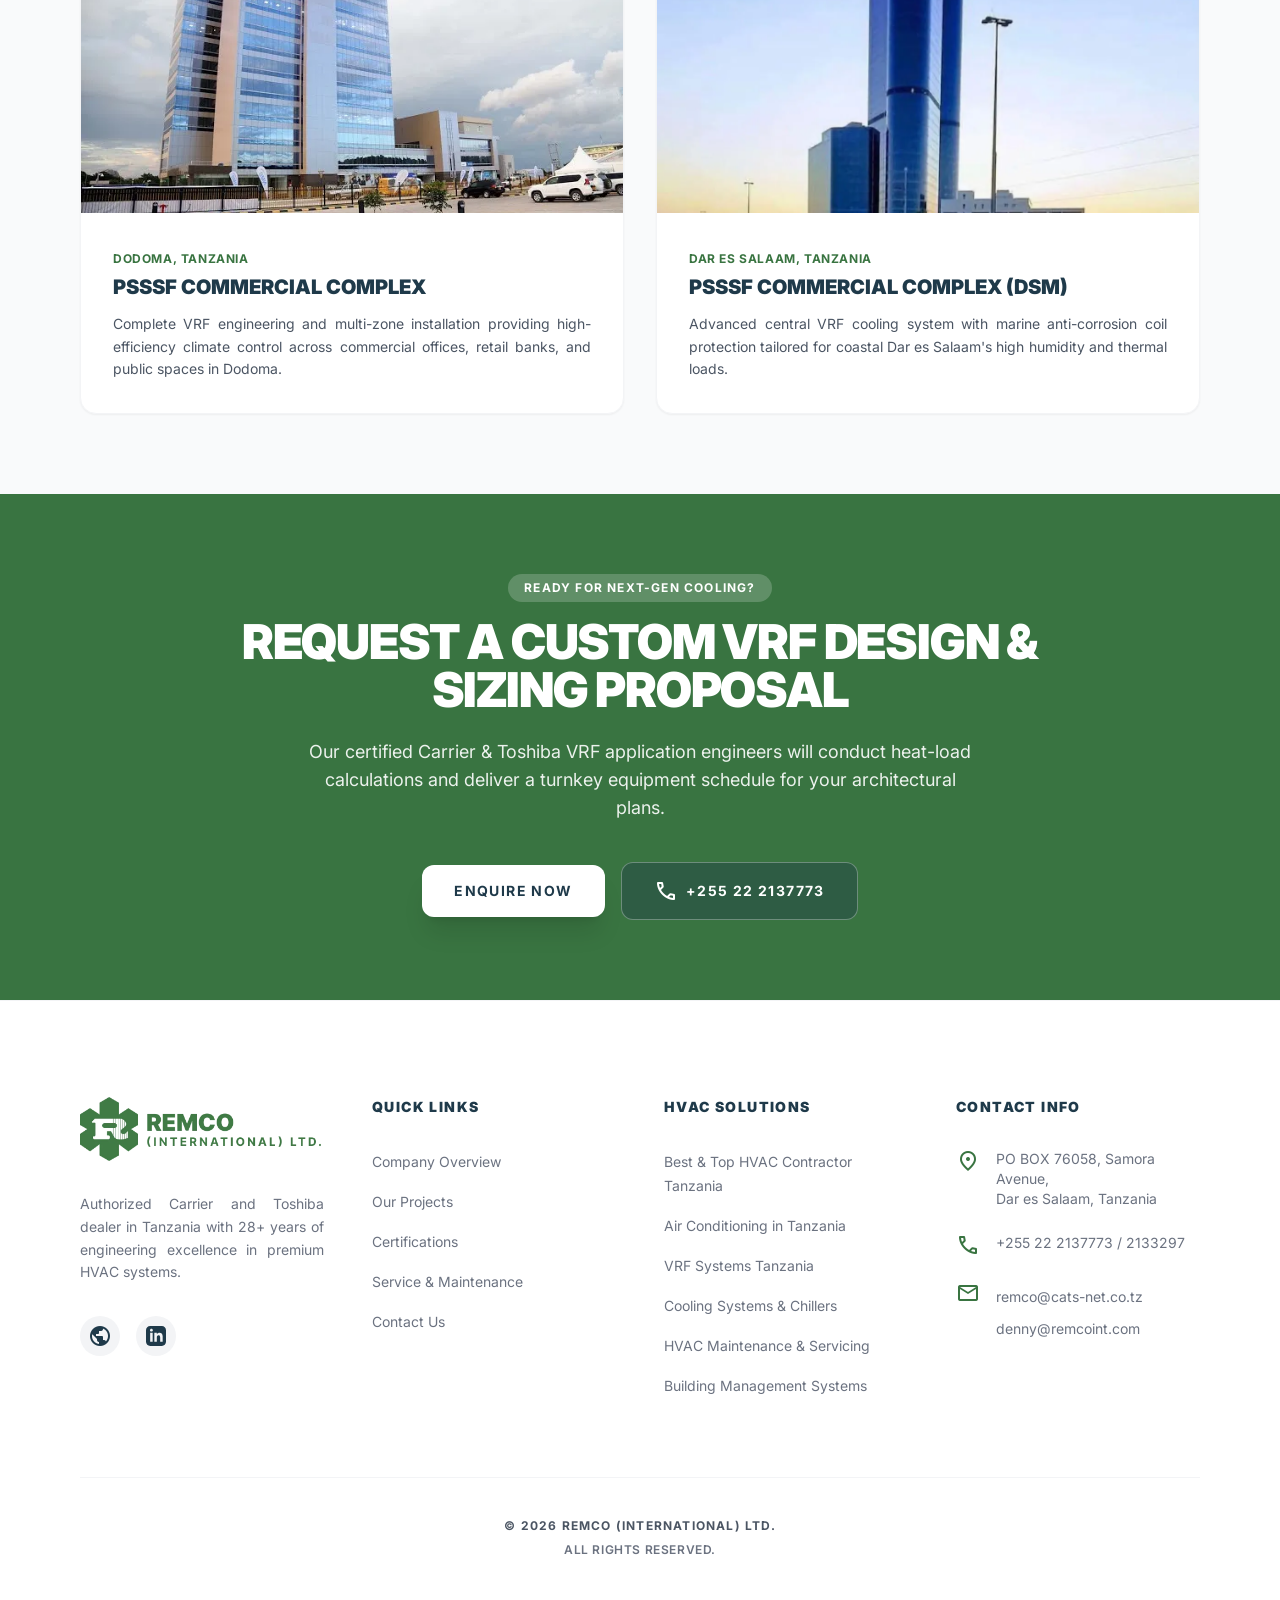
<file: vrf-systems-tanzania.html>
<!DOCTYPE html>
<html class="scroll-smooth" lang="en">

<head>
    <meta charset="utf-8" />
    <meta content="width=device-width, initial-scale=1.0" name="viewport" />
    <title>Variable Refrigerant Flow (VRF) Systems in Tanzania | Carrier &amp; Toshiba | REMCO</title>
    <meta name="description" content="Authorized Carrier and Toshiba VRF/VRV air conditioning systems in Tanzania by REMCO. High-efficiency multi-zone cooling for commercial towers, hotels, and offices." />
    <meta name="keywords" content="vrf in tanzania, vrf systems tanzania, variable refrigerant flow east africa, toshiba vrf tanzania, carrier vrf tanzania, vrv systems dar es salaam" />
    <meta name="author" content="REMCO (International) Ltd" />
    <meta name="robots" content="index, follow, max-snippet:-1, max-image-preview:large, max-video-preview:-1" />
    <link rel="canonical" href="https://remcointernational.com/vrf-systems-tanzania" />

    <!-- Favicon / App Icons -->
    <link rel="icon" type="image/png" href="assets/favicon.png" />
    <link rel="apple-touch-icon" href="assets/favicon.png" />

    <!-- Geographic SEO Metadata (Tanzania & East Africa) -->
    <meta name="geo.region" content="TZ-02" />
    <meta name="geo.placename" content="Dar es Salaam, Tanzania" />
    <meta name="geo.position" content="-6.8163;39.2888" />
    <meta name="ICBM" content="-6.8163, 39.2888" />

    <!-- Open Graph / Social Media -->
    <meta property="og:type" content="website" />
    <meta property="og:url" content="https://remcointernational.com/vrf-systems-tanzania" />
    <meta property="og:title" content="Variable Refrigerant Flow (VRF) Systems in Tanzania | Carrier &amp; Toshiba | REMCO" />
    <meta property="og:description" content="Authorized Carrier and Toshiba VRF/VRV air conditioning systems in Tanzania by REMCO. High-efficiency multi-zone cooling for commercial towers, hotels, and offices." />
    <meta property="og:image" content="https://remcointernational.com/assets/vrf-cooling.webp" />
    <meta property="og:site_name" content="REMCO (International) Ltd" />
    <meta property="og:locale" content="en_TZ" />

    <!-- Twitter Cards -->
    <meta name="twitter:card" content="summary_large_image" />
    <meta name="twitter:url" content="https://remcointernational.com/vrf-systems-tanzania" />
    <meta name="twitter:title" content="Variable Refrigerant Flow (VRF) Systems in Tanzania | Carrier &amp; Toshiba | REMCO" />
    <meta name="twitter:description" content="Authorized Carrier and Toshiba VRF/VRV air conditioning systems in Tanzania by REMCO. High-efficiency multi-zone cooling for commercial towers, hotels, and offices." />
    <meta name="twitter:image" content="https://remcointernational.com/assets/vrf-cooling.webp" />

    <!-- Performance & Preconnects -->
    <link rel="preconnect" href="https://fonts.googleapis.com" />
    <link rel="preconnect" href="https://fonts.gstatic.com" crossorigin />
    <link rel="dns-prefetch" href="https://unpkg.com" />

    <!-- Production Compiled Stylesheet -->
    <link rel="stylesheet" href="assets/style.min.css" />

    <!-- Non-render-blocking Web Fonts & Animations -->
    <link rel="stylesheet" href="https://fonts.googleapis.com/css2?family=Inter:wght@300;400;500;600;700;800;900&amp;display=swap" media="print" onload="this.media='all'" />
    <link rel="stylesheet" href="https://fonts.googleapis.com/css2?family=Material+Symbols+Outlined:wght,FILL@100..700,0..1&amp;display=swap" media="print" onload="this.media='all'" />
    <link rel="stylesheet" href="https://unpkg.com/aos@2.3.1/dist/aos.css" media="print" onload="this.media='all'" />
    <noscript>
        <link rel="stylesheet" href="https://fonts.googleapis.com/css2?family=Inter:wght@300;400;500;600;700;800;900&amp;display=swap" />
        <link rel="stylesheet" href="https://fonts.googleapis.com/css2?family=Material+Symbols+Outlined:wght,FILL@100..700,0..1&amp;display=swap" />
        <link rel="stylesheet" href="https://unpkg.com/aos@2.3.1/dist/aos.css" />
    </noscript>

    <!-- Structured Data (JSON-LD) -->
    <script type="application/ld+json">
    {
      "@context": "https://schema.org",
      "@graph": [
        {
          "@type": "BreadcrumbList",
          "itemListElement": [
            {
              "@type": "ListItem",
              "position": 1,
              "name": "Home",
              "item": "https://remcointernational.com/"
            },
            {
              "@type": "ListItem",
              "position": 2,
              "name": "VRF Systems Tanzania",
              "item": "https://remcointernational.com/vrf-systems-tanzania"
            }
          ]
        },
        {
          "@type": "Service",
          "@id": "https://remcointernational.com/vrf-systems-tanzania#service",
          "name": "Variable Refrigerant Flow (VRF) Systems Tanzania",
          "serviceType": "Commercial VRF/VRV Engineering & Installation",
          "provider": {
            "@type": "HVACBusiness",
            "name": "REMCO (International) Ltd",
            "url": "https://remcointernational.com/",
            "telephone": "+255 22 2137773",
            "address": {
              "@type": "PostalAddress",
              "streetAddress": "Samora Avenue",
              "addressLocality": "Dar es Salaam",
              "addressCountry": "TZ"
            }
          },
          "areaServed": [
            { "@type": "City", "name": "Dar es Salaam" },
            { "@type": "City", "name": "Dodoma" },
            { "@type": "City", "name": "Arusha" },
            { "@type": "Country", "name": "Tanzania" }
          ],
          "description": "Authorized Carrier and Toshiba VRF multi-zone air conditioning engineering, supply, installation, and commissioning across Tanzania."
        }
      ]
    }
    </script>
</head>

<body class="bg-background-light text-navy font-display flex flex-col min-h-screen">

    <!-- 1. Top Contact Strip -->
    <div class="bg-navy text-white/90 py-2 px-4 sm:px-6 lg:px-20 flex justify-center sm:justify-between items-center text-xs font-medium border-b border-white/10">
        <div class="flex items-center gap-6">
            <a href="tel:+255222137773" class="flex items-center gap-2 hover:text-white transition-colors">
                <span class="material-symbols-outlined text-sm">call</span>
                <span class="tracking-wide">+255 22 2137773 / 2133297</span>
            </a>
            <span class="hidden md:flex items-center gap-2">
                <span class="material-symbols-outlined text-sm">mail</span>
                <a href="mailto:remco@cats-net.co.tz" class="hover:text-white transition-colors py-1 inline-block">remco@cats-net.co.tz</a>
                <span class="text-white/40">/</span>
                <a href="mailto:denny@remcoint.com" class="hover:text-white transition-colors py-1 inline-block">denny@remcoint.com</a>
            </span>
        </div>
        <div class="hidden md:flex gap-4 items-center text-white/70">
            <span>Official Carrier &amp; Toshiba Dealer | Commercial HVAC Contractor</span>
            <div class="h-3 w-px bg-white/20"></div>
            <span>Dar es Salaam, Tanzania</span>
        </div>
    </div>

    <!-- 2. Navigation Header -->
    <nav class="sticky top-0 z-50 bg-white/95 backdrop-blur-md shadow-sm border-b border-gray-100 px-6 lg:px-20 py-4">
        <div class="max-w-7xl mx-auto flex items-center justify-between">
            <div class="flex items-center gap-10 xl:gap-16">
                <a href="index.html" class="flex items-center">
                    <img src="assets/logo.webp" alt="REMCO (International) Ltd - Premier Air Conditioning Solutions" width="168" height="56" class="h-12 md:h-14 w-auto object-contain" />
                </a>
                <div class="hidden lg:flex items-center gap-8">
                    <a class="text-navy text-sm font-bold uppercase tracking-wider hover:text-primary transition-colors" href="index.html">Home</a>
                    <a class="text-navy text-sm font-bold uppercase tracking-wider hover:text-primary transition-colors" href="about.html">About</a>
                    <a class="text-navy text-sm font-bold uppercase tracking-wider hover:text-primary transition-colors" href="solutions.html">Solutions</a>
                    <a class="text-navy text-sm font-bold uppercase tracking-wider hover:text-primary transition-colors" href="projects.html">Projects</a>
                    <a class="text-navy text-sm font-bold uppercase tracking-wider hover:text-primary transition-colors" href="certifications.html">Certifications</a>
                    <a class="text-navy text-sm font-bold uppercase tracking-wider hover:text-primary transition-colors" href="contact.html">Contact</a>
                </div>
            </div>
            <div class="flex items-center gap-2 sm:gap-4">
                <a href="contact.html" class="bg-primary text-white px-4 md:px-6 py-2 md:py-2.5 rounded-lg text-[10px] sm:text-xs md:text-sm font-bold uppercase tracking-widest hover:bg-primary/90 transition-all shadow-md active:scale-95">
                    Enquire Now
                </a>
                <button onclick="toggleMenu()" class="lg:hidden text-navy p-2 hover:bg-gray-100 rounded-lg transition-colors" aria-label="Toggle Menu">
                    <span class="material-symbols-outlined text-3xl">menu</span>
                </button>
            </div>
        </div>
    </nav>

    <!-- Mobile Menu Drawer -->
    <div id="mobileMenu" class="fixed inset-0 z-[60] lg:hidden hidden">
        <div class="absolute inset-0 bg-navy/60 backdrop-blur-sm" onclick="toggleMenu()"></div>
        <div class="absolute right-0 top-0 bottom-0 w-[300px] bg-white shadow-2xl flex flex-col p-8 transform translate-x-full transition-transform duration-300" id="mobileMenuContent">
            <div class="flex items-center justify-between mb-10">
                <img src="assets/logo.webp" alt="REMCO" width="140" height="40" class="h-10 w-auto" />
                <button onclick="toggleMenu()" class="text-navy p-2 hover:bg-gray-100 rounded-lg transition-colors" aria-label="Close Menu">
                    <span class="material-symbols-outlined text-3xl">close</span>
                </button>
            </div>
            <div class="flex flex-col gap-6">
                <a href="index.html" class="text-navy text-lg font-bold uppercase tracking-widest hover:text-primary transition-colors">Home</a>
                <a href="about.html" class="text-navy text-lg font-bold uppercase tracking-widest hover:text-primary transition-colors">About</a>
                <a href="solutions.html" class="text-navy text-lg font-bold uppercase tracking-widest hover:text-primary transition-colors">Solutions</a>
                <a href="projects.html" class="text-navy text-lg font-bold uppercase tracking-widest hover:text-primary transition-colors">Projects</a>
                <a href="certifications.html" class="text-navy text-lg font-bold uppercase tracking-widest hover:text-primary transition-colors">Certifications</a>
                <a href="contact.html" class="text-navy text-lg font-bold uppercase tracking-widest hover:text-primary transition-colors">Contact</a>
            </div>
            <div class="mt-auto pt-6 border-t border-gray-100 flex flex-col gap-3">
                <a href="contact.html" class="w-full bg-primary text-white text-center py-3.5 rounded-xl font-bold uppercase tracking-widest shadow-md text-xs hover:bg-primary/90 transition-all">
                    Enquire Now
                </a>
            </div>
        </div>
    </div>

    <!-- MAIN CONTENT -->
    <main class="flex-grow">
        <!-- Hero Section -->
        <section class="relative bg-navy text-white py-20 lg:py-28 px-6 lg:px-20 overflow-hidden">
            <div class="absolute inset-0 opacity-20">
                <img src="assets/vrf-cooling.webp" alt="VRF Systems Tanzania" class="w-full h-full object-cover" />
            </div>
            <div class="relative z-10 max-w-5xl mx-auto text-center" data-aos="fade-up">
                <span class="inline-block bg-white/20 backdrop-blur-sm px-4 py-1.5 rounded-full text-xs font-bold uppercase tracking-[0.2em] mb-4 border border-white/30 text-white">
                    Carrier &amp; Toshiba Variable Refrigerant Flow
                </span>
                <h1 class="text-3xl sm:text-4xl lg:text-5xl font-black uppercase tracking-tight mb-6 leading-tight">
                    VRF Systems &amp; Engineering in Tanzania
                </h1>
                <p class="text-gray-300 text-base sm:text-lg max-w-3xl mx-auto mb-10 leading-relaxed">
                    Intelligent multi-zone climate control engineered for commercial office complexes, hotels, and institutional campuses. Deliver independent temperature zones, whisper-quiet operation, and up to 40% energy reductions.
                </p>
                <div class="flex flex-wrap items-center justify-center gap-4">
                    <a href="contact.html" class="bg-primary text-white px-8 py-4 rounded-xl text-sm font-bold uppercase tracking-widest hover:bg-primary/90 transition-all shadow-lg hover:shadow-primary/25 active:scale-95">
                        Enquire Now
                    </a>
                    <a href="solutions.html#vrf" class="bg-white/10 hover:bg-white/20 text-white border border-white/20 px-8 py-4 rounded-xl text-sm font-bold uppercase tracking-widest transition-all">
                        VRF System Details
                    </a>
                </div>
            </div>
        </section>

        <!-- Advantages of VRF Systems -->
        <section class="py-20 px-6 lg:px-20 bg-white">
            <div class="max-w-7xl mx-auto">
                <div class="text-center mb-16" data-aos="fade-up">
                    <span class="text-primary font-black uppercase text-xs tracking-widest block mb-2">Why VRF Technology?</span>
                    <h2 class="text-3xl lg:text-4xl font-black text-navy uppercase tracking-tight">Key Benefits of Variable Refrigerant Flow</h2>
                    <div class="h-1 w-16 bg-primary mx-auto mt-4 mb-4"></div>
                </div>

                <div class="grid grid-cols-1 md:grid-cols-3 gap-8">
                    <!-- Card 1 -->
                    <div class="bg-gray-50 p-8 rounded-2xl border border-gray-100 hover:border-primary/30 transition-all hover:shadow-lg" data-aos="fade-up" data-aos-delay="100">
                        <div class="w-12 h-12 bg-primary/10 rounded-xl flex items-center justify-center text-primary mb-6">
                            <span class="material-symbols-outlined text-2xl">tune</span>
                        </div>
                        <h3 class="text-xl font-black text-navy uppercase mb-3">Independent Multi-Zone Control</h3>
                        <p class="text-gray-600 text-sm leading-relaxed mb-6">
                            A single outdoor unit connects to up to 64 indoor units. Each executive office, conference room, or hotel suite controls its own microclimate independently with zero thermal waste.
                        </p>
                        <a href="solutions.html#vrf" class="text-primary font-bold text-xs uppercase tracking-wider inline-flex items-center gap-1 hover:underline">
                            Learn More <span class="material-symbols-outlined text-sm">arrow_forward</span>
                        </a>
                    </div>

                    <!-- Card 2 -->
                    <div class="bg-gray-50 p-8 rounded-2xl border border-gray-100 hover:border-primary/30 transition-all hover:shadow-lg" data-aos="fade-up" data-aos-delay="200">
                        <div class="w-12 h-12 bg-primary/10 rounded-xl flex items-center justify-center text-primary mb-6">
                            <span class="material-symbols-outlined text-2xl">trending_down</span>
                        </div>
                        <h3 class="text-xl font-black text-navy uppercase mb-3">Up to 40% Energy Savings</h3>
                        <p class="text-gray-600 text-sm leading-relaxed mb-6">
                            Toshiba's triple-rotary inverter compressors and Carrier smart sensors continuously modulate motor speed to match real-time cooling loads, drastically slashing monthly electricity bills.
                        </p>
                        <a href="solutions.html#vrf" class="text-primary font-bold text-xs uppercase tracking-wider inline-flex items-center gap-1 hover:underline">
                            Learn More <span class="material-symbols-outlined text-sm">arrow_forward</span>
                        </a>
                    </div>

                    <!-- Card 3 -->
                    <div class="bg-gray-50 p-8 rounded-2xl border border-gray-100 hover:border-primary/30 transition-all hover:shadow-lg" data-aos="fade-up" data-aos-delay="300">
                        <div class="w-12 h-12 bg-primary/10 rounded-xl flex items-center justify-center text-primary mb-6">
                            <span class="material-symbols-outlined text-2xl">architecture</span>
                        </div>
                        <h3 class="text-xl font-black text-navy uppercase mb-3">Architectural Flexibility</h3>
                        <p class="text-gray-600 text-sm leading-relaxed mb-6">
                            With piping lengths up to 1,000 meters and 110-meter height differences, outdoor units can be placed discreetly on rooftops or ground level, preserving exterior building aesthetics.
                        </p>
                        <a href="solutions.html#vrf" class="text-primary font-bold text-xs uppercase tracking-wider inline-flex items-center gap-1 hover:underline">
                            Learn More <span class="material-symbols-outlined text-sm">arrow_forward</span>
                        </a>
                    </div>
                </div>
            </div>
        </section>

        <!-- Proven VRF Installations -->
        <section class="py-20 px-6 lg:px-20 bg-gray-50">
            <div class="max-w-7xl mx-auto">
                <div class="text-center mb-16" data-aos="fade-up">
                    <span class="text-primary font-black uppercase text-xs tracking-widest block mb-2">Proven Track Record</span>
                    <h2 class="text-3xl lg:text-4xl font-black text-navy uppercase tracking-tight">Featured VRF Installations in Tanzania</h2>
                    <div class="h-1 w-16 bg-primary mx-auto mt-4 mb-4"></div>
                </div>

                <div class="grid grid-cols-1 md:grid-cols-2 gap-8">
                    <div class="bg-white rounded-2xl overflow-hidden shadow-sm border border-gray-100" data-aos="fade-up" data-aos-delay="100">
                        <img src="assets/project-2.webp" alt="PSSSF Commercial Complex VRF Dodoma" class="w-full h-64 object-cover" />
                        <div class="p-8">
                            <span class="text-primary font-bold text-xs uppercase tracking-wider">Dodoma, Tanzania</span>
                            <h3 class="text-xl font-black text-navy uppercase mt-1 mb-3">PSSSF Commercial Complex</h3>
                            <p class="text-gray-600 text-sm leading-relaxed">
                                Complete VRF engineering and multi-zone installation providing high-efficiency climate control across commercial offices, retail banks, and public spaces in Dodoma.
                            </p>
                        </div>
                    </div>

                    <div class="bg-white rounded-2xl overflow-hidden shadow-sm border border-gray-100" data-aos="fade-up" data-aos-delay="200">
                        <img src="assets/project-8.webp" alt="PSSSF Commercial Complex VRF Dar es Salaam" class="w-full h-64 object-cover" />
                        <div class="p-8">
                            <span class="text-primary font-bold text-xs uppercase tracking-wider">Dar es Salaam, Tanzania</span>
                            <h3 class="text-xl font-black text-navy uppercase mt-1 mb-3">PSSSF Commercial Complex (DSM)</h3>
                            <p class="text-gray-600 text-sm leading-relaxed">
                                Advanced central VRF cooling system with marine anti-corrosion coil protection tailored for coastal Dar es Salaam's high humidity and thermal loads.
                            </p>
                        </div>
                    </div>
                </div>
            </div>
        </section>

        <!-- CTA Funnel Banner -->
        <section class="py-20 px-6 lg:px-20 bg-primary text-white text-center">
            <div class="max-w-4xl mx-auto" data-aos="fade-up">
                <span class="inline-block px-4 py-1.5 rounded-full bg-white/20 text-white font-bold text-xs uppercase tracking-widest mb-4">
                    Ready for Next-Gen Cooling?
                </span>
                <h2 class="text-3xl sm:text-4xl lg:text-5xl font-black uppercase tracking-tight mb-6">
                    Request a Custom VRF Design &amp; Sizing Proposal
                </h2>
                <p class="text-white/90 text-base sm:text-lg max-w-2xl mx-auto mb-10 leading-relaxed">
                    Our certified Carrier &amp; Toshiba VRF application engineers will conduct heat-load calculations and deliver a turnkey equipment schedule for your architectural plans.
                </p>
                <div class="flex flex-wrap items-center justify-center gap-4">
                    <a href="contact.html" class="bg-white text-navy hover:bg-gray-100 px-8 py-4 rounded-xl text-sm font-bold uppercase tracking-widest transition-all shadow-xl active:scale-95">
                        Enquire Now
                    </a>
                    <a href="tel:+255222137773" class="bg-navy/40 hover:bg-navy/60 text-white border border-white/30 px-8 py-4 rounded-xl text-sm font-bold uppercase tracking-widest transition-all flex items-center gap-2">
                        <span class="material-symbols-outlined text-sm">call</span>
                        +255 22 2137773
                    </a>
                </div>
            </div>
        </section>
    </main>

    <!-- 3. Footer -->
    <footer class="bg-white pt-24 pb-12 px-6 lg:px-20 border-t border-gray-100 mt-auto">
        <div class="max-w-7xl mx-auto grid grid-cols-1 md:grid-cols-2 lg:grid-cols-4 gap-12 mb-20">
            <div>
                <div class="flex items-center mb-8">
                    <img src="assets/logo.webp" alt="REMCO (International) Ltd" width="180" height="56" class="h-12 md:h-16 w-auto object-contain" />
                </div>
                <p class="text-gray-500 text-sm leading-relaxed mb-8">Authorized Carrier and Toshiba dealer in Tanzania with 28+ years of engineering excellence in premium HVAC systems.</p>
                <div class="flex gap-4">
                    <a href="https://remcointernational.com" aria-label="REMCO Website" class="w-10 h-10 rounded-full bg-gray-100 flex items-center justify-center text-navy hover:bg-primary hover:text-white transition-colors">
                        <span class="material-symbols-outlined text-lg">public</span>
                    </a>
                    <a href="https://www.linkedin.com/company/remco-international-tz" aria-label="REMCO on LinkedIn" target="_blank" rel="noopener noreferrer" class="w-10 h-10 rounded-full bg-gray-100 flex items-center justify-center text-navy hover:bg-primary hover:text-white transition-colors">
                        <svg class="w-5 h-5" fill="currentColor" viewBox="0 0 24 24" aria-hidden="true">
                            <path fill-rule="evenodd" d="M19 0h-14c-2.761 0-5 2.239-5 5v14c0 2.761 2.239 5 5 5h14c2.762 0 5-2.239 5-5v-14c0-2.761-2.238-5-5-5zm-11 19h-3v-11h3v11zm-1.5-12.268c-.966 0-1.75-.79-1.75-1.764s.784-1.764 1.75-1.764 1.75.79 1.75 1.764-.783 1.764-1.75 1.764zm13.5 12.268h-3v-5.604c0-3.368-4-3.113-4 0v5.604h-3v-11h3v1.765c1.396-2.586 7-2.777 7 2.476v6.759z" clip-rule="evenodd"></path>
                        </svg>
                    </a>
                </div>
            </div>
            <div>
                <h3 class="text-navy font-black text-sm uppercase tracking-widest mb-8">Quick Links</h3>
                <ul class="space-y-4">
                    <li><a href="about.html" class="text-gray-500 text-sm hover:text-primary transition-colors">Company Overview</a></li>
                    <li><a href="projects.html" class="text-gray-500 text-sm hover:text-primary transition-colors">Our Projects</a></li>
                    <li><a href="certifications.html" class="text-gray-500 text-sm hover:text-primary transition-colors">Certifications</a></li>
                    <li><a href="solutions.html" class="text-gray-500 text-sm hover:text-primary transition-colors">Service &amp; Maintenance</a></li>
                    <li><a href="contact.html" class="text-gray-500 text-sm hover:text-primary transition-colors">Contact Us</a></li>
                </ul>
            </div>
            <div>
                <h3 class="text-navy font-black text-sm uppercase tracking-widest mb-8">HVAC Solutions</h3>
                <ul class="space-y-4">
                    <li><a href="hvac-contractor-tanzania.html" class="text-gray-500 text-sm hover:text-primary transition-colors">Best &amp; Top HVAC Contractor Tanzania</a></li>
                    <li><a href="air-conditioning-tanzania.html" class="text-gray-500 text-sm hover:text-primary transition-colors">Air Conditioning in Tanzania</a></li>
                    <li><a href="vrf-systems-tanzania.html" class="text-gray-500 text-sm hover:text-primary transition-colors">VRF Systems Tanzania</a></li>
                    <li><a href="cooling-systems-tanzania.html" class="text-gray-500 text-sm hover:text-primary transition-colors">Cooling Systems &amp; Chillers</a></li>
                    <li><a href="hvac-maintenance-tanzania.html" class="text-gray-500 text-sm hover:text-primary transition-colors">HVAC Maintenance &amp; Servicing</a></li>
                    <li><a href="solutions.html#bms" class="text-gray-500 text-sm hover:text-primary transition-colors">Building Management Systems</a></li>
                </ul>
            </div>
            <div>
                <h3 class="text-navy font-black text-sm uppercase tracking-widest mb-8">Contact Info</h3>
                <ul class="space-y-6">
                    <li class="flex gap-4">
                        <span class="material-symbols-outlined text-primary">location_on</span>
                        <span class="text-gray-500 text-sm">PO BOX 76058, Samora Avenue,<br />Dar es Salaam, Tanzania</span>
                    </li>
                    <li class="flex gap-4">
                        <span class="material-symbols-outlined text-primary">call</span>
                        <span class="text-gray-500 text-sm">+255 22 2137773 / 2133297</span>
                    </li>
                    <li class="flex gap-4">
                        <span class="material-symbols-outlined text-primary">mail</span>
                        <span class="text-gray-500 text-sm">
                            <a href="mailto:remco@cats-net.co.tz" class="hover:text-primary transition-colors block py-1.5">remco@cats-net.co.tz</a>
                            <a href="mailto:denny@remcoint.com" class="hover:text-primary transition-colors block py-1.5">denny@remcoint.com</a>
                        </span>
                    </li>
                </ul>
            </div>
        </div>
        <div class="max-w-7xl mx-auto pt-10 border-t border-gray-100 flex flex-col items-center justify-center text-center gap-2">
            <p class="text-gray-600 text-xs uppercase tracking-widest font-bold">
                © 2026 REMCO (International) Ltd.
            </p>
            <p class="text-gray-500 text-xs uppercase tracking-wider font-semibold">
                All Rights Reserved.
            </p>
        </div>
    </footer>

    <script src="https://unpkg.com/aos@2.3.1/dist/aos.js" defer></script>
    <script>
        window.addEventListener('DOMContentLoaded', () => {
            if (typeof AOS !== 'undefined') {
                AOS.init({
                    duration: 800,
                    easing: 'ease-in-out',
                    once: true,
                    mirror: false
                });
            }
        });

        function toggleMenu() {
            const menu = document.getElementById('mobileMenu');
            const content = document.getElementById('mobileMenuContent');
            const isHidden = menu.classList.contains('hidden');

            if (isHidden) {
                menu.classList.remove('hidden');
                setTimeout(() => {
                    content.classList.remove('translate-x-full');
                }, 10);
                document.body.style.overflow = 'hidden';
            } else {
                content.classList.add('translate-x-full');
                setTimeout(() => {
                    menu.classList.add('hidden');
                }, 300);
                document.body.style.overflow = 'auto';
            }
        }
    </script>
</body>
</html>
</file>
<file: assets/style.min.css>
*,:after,:before{--tw-border-spacing-x:0;--tw-border-spacing-y:0;--tw-translate-x:0;--tw-translate-y:0;--tw-rotate:0;--tw-skew-x:0;--tw-skew-y:0;--tw-scale-x:1;--tw-scale-y:1;--tw-pan-x: ;--tw-pan-y: ;--tw-pinch-zoom: ;--tw-scroll-snap-strictness:proximity;--tw-gradient-from-position: ;--tw-gradient-via-position: ;--tw-gradient-to-position: ;--tw-ordinal: ;--tw-slashed-zero: ;--tw-numeric-figure: ;--tw-numeric-spacing: ;--tw-numeric-fraction: ;--tw-ring-inset: ;--tw-ring-offset-width:0px;--tw-ring-offset-color:#fff;--tw-ring-color:rgba(59,130,246,.5);--tw-ring-offset-shadow:0 0 #0000;--tw-ring-shadow:0 0 #0000;--tw-shadow:0 0 #0000;--tw-shadow-colored:0 0 #0000;--tw-blur: ;--tw-brightness: ;--tw-contrast: ;--tw-grayscale: ;--tw-hue-rotate: ;--tw-invert: ;--tw-saturate: ;--tw-sepia: ;--tw-drop-shadow: ;--tw-backdrop-blur: ;--tw-backdrop-brightness: ;--tw-backdrop-contrast: ;--tw-backdrop-grayscale: ;--tw-backdrop-hue-rotate: ;--tw-backdrop-invert: ;--tw-backdrop-opacity: ;--tw-backdrop-saturate: ;--tw-backdrop-sepia: ;--tw-contain-size: ;--tw-contain-layout: ;--tw-contain-paint: ;--tw-contain-style: }::backdrop{--tw-border-spacing-x:0;--tw-border-spacing-y:0;--tw-translate-x:0;--tw-translate-y:0;--tw-rotate:0;--tw-skew-x:0;--tw-skew-y:0;--tw-scale-x:1;--tw-scale-y:1;--tw-pan-x: ;--tw-pan-y: ;--tw-pinch-zoom: ;--tw-scroll-snap-strictness:proximity;--tw-gradient-from-position: ;--tw-gradient-via-position: ;--tw-gradient-to-position: ;--tw-ordinal: ;--tw-slashed-zero: ;--tw-numeric-figure: ;--tw-numeric-spacing: ;--tw-numeric-fraction: ;--tw-ring-inset: ;--tw-ring-offset-width:0px;--tw-ring-offset-color:#fff;--tw-ring-color:rgba(59,130,246,.5);--tw-ring-offset-shadow:0 0 #0000;--tw-ring-shadow:0 0 #0000;--tw-shadow:0 0 #0000;--tw-shadow-colored:0 0 #0000;--tw-blur: ;--tw-brightness: ;--tw-contrast: ;--tw-grayscale: ;--tw-hue-rotate: ;--tw-invert: ;--tw-saturate: ;--tw-sepia: ;--tw-drop-shadow: ;--tw-backdrop-blur: ;--tw-backdrop-brightness: ;--tw-backdrop-contrast: ;--tw-backdrop-grayscale: ;--tw-backdrop-hue-rotate: ;--tw-backdrop-invert: ;--tw-backdrop-opacity: ;--tw-backdrop-saturate: ;--tw-backdrop-sepia: ;--tw-contain-size: ;--tw-contain-layout: ;--tw-contain-paint: ;--tw-contain-style: }/*! tailwindcss v3.4.17 | MIT License | https://tailwindcss.com*/*,:after,:before{box-sizing:border-box;border:0 solid #e5e7eb}:after,:before{--tw-content:""}:host,html{line-height:1.5;-webkit-text-size-adjust:100%;-moz-tab-size:4;-o-tab-size:4;tab-size:4;font-family:Inter,sans-serif;font-feature-settings:normal;font-variation-settings:normal;-webkit-tap-highlight-color:transparent}body{margin:0;line-height:inherit}hr{height:0;color:inherit;border-top-width:1px}abbr:where([title]){-webkit-text-decoration:underline dotted;text-decoration:underline dotted}h1,h2,h3,h4,h5,h6{font-size:inherit;font-weight:inherit}a{color:inherit;text-decoration:inherit}b,strong{font-weight:bolder}code,kbd,pre,samp{font-family:ui-monospace,SFMono-Regular,Menlo,Monaco,Consolas,Liberation Mono,Courier New,monospace;font-feature-settings:normal;font-variation-settings:normal;font-size:1em}small{font-size:80%}sub,sup{font-size:75%;line-height:0;position:relative;vertical-align:baseline}sub{bottom:-.25em}sup{top:-.5em}table{text-indent:0;border-color:inherit;border-collapse:collapse}button,input,optgroup,select,textarea{font-family:inherit;font-feature-settings:inherit;font-variation-settings:inherit;font-size:100%;font-weight:inherit;line-height:inherit;letter-spacing:inherit;color:inherit;margin:0;padding:0}button,select{text-transform:none}button,input:where([type=button]),input:where([type=reset]),input:where([type=submit]){-webkit-appearance:button;background-color:transparent;background-image:none}:-moz-focusring{outline:auto}:-moz-ui-invalid{box-shadow:none}progress{vertical-align:baseline}::-webkit-inner-spin-button,::-webkit-outer-spin-button{height:auto}[type=search]{-webkit-appearance:textfield;outline-offset:-2px}::-webkit-search-decoration{-webkit-appearance:none}::-webkit-file-upload-button{-webkit-appearance:button;font:inherit}summary{display:list-item}blockquote,dd,dl,figure,h1,h2,h3,h4,h5,h6,hr,p,pre{margin:0}fieldset{margin:0}fieldset,legend{padding:0}menu,ol,ul{list-style:none;margin:0;padding:0}dialog{padding:0}textarea{resize:vertical}input::-moz-placeholder,textarea::-moz-placeholder{opacity:1;color:#9ca3af}input::placeholder,textarea::placeholder{opacity:1;color:#9ca3af}[role=button],button{cursor:pointer}:disabled{cursor:default}audio,canvas,embed,iframe,img,object,svg,video{display:block;vertical-align:middle}img,video{max-width:100%;height:auto}[hidden]:where(:not([hidden=until-found])){display:none}body{font-family:Inter,-apple-system,BlinkMacSystemFont,Segoe UI,Roboto,sans-serif}p{text-align:justify;text-justify:inter-word;-webkit-hyphens:auto;hyphens:auto}.text-center,.text-center p,p.text-center{text-align:center!important;hyphens:manual!important;-webkit-hyphens:manual!important}.sub-heading,.text-left,.text-left p,p.text-left{text-align:left!important;hyphens:manual!important;-webkit-hyphens:manual!important}.sr-only{position:absolute;width:1px;height:1px;padding:0;margin:-1px;overflow:hidden;clip:rect(0,0,0,0);white-space:nowrap;border-width:0}.pointer-events-none{pointer-events:none}.fixed{position:fixed}.absolute{position:absolute}.relative{position:relative}.sticky{position:sticky}.-inset-4{inset:-1rem}.inset-0{inset:0}.-bottom-6{bottom:-1.5rem}.-left-32{left:-8rem}.-left-4{left:-1rem}.-left-6{left:-1.5rem}.-right-32{right:-8rem}.-right-4{right:-1rem}.-right-6{right:-1.5rem}.-top-4{top:-1rem}.bottom-0{bottom:0}.bottom-1\/4{bottom:25%}.right-0{right:0}.right-4{right:1rem}.top-0{top:0}.top-1\/4{top:25%}.top-4{top:1rem}.-z-10{z-index:-10}.z-0{z-index:0}.z-10{z-index:10}.z-20{z-index:20}.z-50{z-index:50}.z-\[100\]{z-index:100}.z-\[60\]{z-index:60}.order-1{order:1}.order-2{order:2}.col-span-1{grid-column:span 1/span 1}.mx-auto{margin-left:auto;margin-right:auto}.mb-1{margin-bottom:.25rem}.mb-10{margin-bottom:2.5rem}.mb-12{margin-bottom:3rem}.mb-14{margin-bottom:3.5rem}.mb-16{margin-bottom:4rem}.mb-2{margin-bottom:.5rem}.mb-20{margin-bottom:5rem}.mb-3{margin-bottom:.75rem}.mb-4{margin-bottom:1rem}.mb-6{margin-bottom:1.5rem}.mb-8{margin-bottom:2rem}.ml-4{margin-left:1rem}.mt-0\.5{margin-top:.125rem}.mt-1{margin-top:.25rem}.mt-10{margin-top:2.5rem}.mt-12{margin-top:3rem}.mt-16{margin-top:4rem}.mt-2{margin-top:.5rem}.mt-4{margin-top:1rem}.mt-6{margin-top:1.5rem}.mt-8{margin-top:2rem}.mt-auto{margin-top:auto}.line-clamp-3{overflow:hidden;display:-webkit-box;-webkit-box-orient:vertical;-webkit-line-clamp:3}.block{display:block}.inline-block{display:inline-block}.flex{display:flex}.inline-flex{display:inline-flex}.grid{display:grid}.hidden{display:none}.aspect-\[4\/3\]{aspect-ratio:4/3}.h-1{height:.25rem}.h-10{height:2.5rem}.h-12{height:3rem}.h-16{height:4rem}.h-2{height:.5rem}.h-2\.5{height:.625rem}.h-20{height:5rem}.h-24{height:6rem}.h-3{height:.75rem}.h-32{height:8rem}.h-5{height:1.25rem}.h-56{height:14rem}.h-64{height:16rem}.h-8{height:2rem}.h-80{height:20rem}.h-96{height:24rem}.h-\[100dvh\]{height:100dvh}.h-full{height:100%}.max-h-0{max-height:0}.min-h-\[40vh\]{min-height:40vh}.min-h-\[calc\(100vh-130px\)\]{min-height:calc(100vh - 130px)}.min-h-screen{min-height:100vh}.w-1\/3{width:33.333333%}.w-10{width:2.5rem}.w-12{width:3rem}.w-16{width:4rem}.w-2{width:.5rem}.w-2\.5{width:.625rem}.w-24{width:6rem}.w-32{width:8rem}.w-5{width:1.25rem}.w-80{width:20rem}.w-\[300px\]{width:300px}.w-auto{width:auto}.w-full{width:100%}.w-px{width:1px}.max-w-2xl{max-width:42rem}.max-w-3xl{max-width:48rem}.max-w-4xl{max-width:56rem}.max-w-5xl{max-width:64rem}.max-w-7xl{max-width:80rem}.max-w-\[96rem\]{max-width:96rem}.max-w-md{max-width:28rem}.max-w-xl{max-width:36rem}.shrink-0{flex-shrink:0}.flex-grow{flex-grow:1}.-translate-x-4{--tw-translate-x:-1rem}.-translate-x-4,.-translate-y-1\/2{transform:translate(var(--tw-translate-x),var(--tw-translate-y)) rotate(var(--tw-rotate)) skewX(var(--tw-skew-x)) skewY(var(--tw-skew-y)) scaleX(var(--tw-scale-x)) scaleY(var(--tw-scale-y))}.-translate-y-1\/2{--tw-translate-y:-50%}.translate-x-1\/2{--tw-translate-x:50%}.translate-x-1\/2,.translate-x-4{transform:translate(var(--tw-translate-x),var(--tw-translate-y)) rotate(var(--tw-rotate)) skewX(var(--tw-skew-x)) skewY(var(--tw-skew-y)) scaleX(var(--tw-scale-x)) scaleY(var(--tw-scale-y))}.translate-x-4{--tw-translate-x:1rem}.translate-x-full{--tw-translate-x:100%}.translate-x-full,.translate-y-0{transform:translate(var(--tw-translate-x),var(--tw-translate-y)) rotate(var(--tw-rotate)) skewX(var(--tw-skew-x)) skewY(var(--tw-skew-y)) scaleX(var(--tw-scale-x)) scaleY(var(--tw-scale-y))}.translate-y-0{--tw-translate-y:0px}.translate-y-2{--tw-translate-y:0.5rem}.translate-y-2,.translate-y-4{transform:translate(var(--tw-translate-x),var(--tw-translate-y)) rotate(var(--tw-rotate)) skewX(var(--tw-skew-x)) skewY(var(--tw-skew-y)) scaleX(var(--tw-scale-x)) scaleY(var(--tw-scale-y))}.translate-y-4{--tw-translate-y:1rem}.-skew-x-12{--tw-skew-x:-12deg}.-skew-x-12,.scale-100{transform:translate(var(--tw-translate-x),var(--tw-translate-y)) rotate(var(--tw-rotate)) skewX(var(--tw-skew-x)) skewY(var(--tw-skew-y)) scaleX(var(--tw-scale-x)) scaleY(var(--tw-scale-y))}.scale-100{--tw-scale-x:1;--tw-scale-y:1}.scale-95{--tw-scale-x:.95;--tw-scale-y:.95}.scale-95,.transform{transform:translate(var(--tw-translate-x),var(--tw-translate-y)) rotate(var(--tw-rotate)) skewX(var(--tw-skew-x)) skewY(var(--tw-skew-y)) scaleX(var(--tw-scale-x)) scaleY(var(--tw-scale-y))}@keyframes pulse{50%{opacity:.5}}.animate-pulse{animation:pulse 2s cubic-bezier(.4,0,.6,1) infinite}.cursor-not-allowed{cursor:not-allowed}.cursor-pointer{cursor:pointer}.select-none{-webkit-user-select:none;-moz-user-select:none;user-select:none}.resize-none{resize:none}.list-disc{list-style-type:disc}.list-none{list-style-type:none}.grid-cols-1{grid-template-columns:repeat(1,minmax(0,1fr))}.grid-cols-2{grid-template-columns:repeat(2,minmax(0,1fr))}.flex-col{flex-direction:column}.flex-wrap{flex-wrap:wrap}.items-start{align-items:flex-start}.items-center{align-items:center}.items-stretch{align-items:stretch}.justify-end{justify-content:flex-end}.justify-center{justify-content:center}.justify-between{justify-content:space-between}.gap-1{gap:.25rem}.gap-10{gap:2.5rem}.gap-12{gap:3rem}.gap-16{gap:4rem}.gap-2{gap:.5rem}.gap-3{gap:.75rem}.gap-4{gap:1rem}.gap-6{gap:1.5rem}.gap-8{gap:2rem}.space-y-10>:not([hidden])~:not([hidden]){--tw-space-y-reverse:0;margin-top:calc(2.5rem*(1 - var(--tw-space-y-reverse)));margin-bottom:calc(2.5rem*var(--tw-space-y-reverse))}.space-y-2>:not([hidden])~:not([hidden]){--tw-space-y-reverse:0;margin-top:calc(.5rem*(1 - var(--tw-space-y-reverse)));margin-bottom:calc(.5rem*var(--tw-space-y-reverse))}.space-y-24>:not([hidden])~:not([hidden]){--tw-space-y-reverse:0;margin-top:calc(6rem*(1 - var(--tw-space-y-reverse)));margin-bottom:calc(6rem*var(--tw-space-y-reverse))}.space-y-4>:not([hidden])~:not([hidden]){--tw-space-y-reverse:0;margin-top:calc(1rem*(1 - var(--tw-space-y-reverse)));margin-bottom:calc(1rem*var(--tw-space-y-reverse))}.space-y-6>:not([hidden])~:not([hidden]){--tw-space-y-reverse:0;margin-top:calc(1.5rem*(1 - var(--tw-space-y-reverse)));margin-bottom:calc(1.5rem*var(--tw-space-y-reverse))}.overflow-hidden{overflow:hidden}.overflow-y-auto{overflow-y:auto}.scroll-smooth{scroll-behavior:smooth}.rounded{border-radius:.25rem}.rounded-2xl{border-radius:1rem}.rounded-3xl{border-radius:1.5rem}.rounded-full{border-radius:9999px}.rounded-lg{border-radius:.5rem}.rounded-none{border-radius:0}.rounded-xl{border-radius:.75rem}.border{border-width:1px}.border-2{border-width:2px}.border-y{border-top-width:1px}.border-b,.border-y{border-bottom-width:1px}.border-t{border-top-width:1px}.border-emerald-200{--tw-border-opacity:1;border-color:rgb(167 243 208/var(--tw-border-opacity,1))}.border-gray-100{--tw-border-opacity:1;border-color:rgb(243 244 246/var(--tw-border-opacity,1))}.border-gray-200{--tw-border-opacity:1;border-color:rgb(229 231 235/var(--tw-border-opacity,1))}.border-gray-200\/80{border-color:rgba(229,231,235,.8)}.border-gray-50{--tw-border-opacity:1;border-color:rgb(249 250 251/var(--tw-border-opacity,1))}.border-navy{--tw-border-opacity:1;border-color:rgb(31 58 74/var(--tw-border-opacity,1))}.border-primary{--tw-border-opacity:1;border-color:rgb(57 116 65/var(--tw-border-opacity,1))}.border-primary\/20{border-color:rgba(57,116,65,.2)}.border-rose-200{--tw-border-opacity:1;border-color:rgb(254 205 211/var(--tw-border-opacity,1))}.border-white\/10{border-color:hsla(0,0%,100%,.1)}.border-white\/20{border-color:hsla(0,0%,100%,.2)}.border-white\/30{border-color:hsla(0,0%,100%,.3)}.border-white\/40{border-color:hsla(0,0%,100%,.4)}.bg-background-light{--tw-bg-opacity:1;background-color:rgb(247 247 247/var(--tw-bg-opacity,1))}.bg-black\/50{background-color:rgba(0,0,0,.5)}.bg-carrier-blue\/10{background-color:rgba(0,69,149,.1)}.bg-emerald-50{--tw-bg-opacity:1;background-color:rgb(236 253 245/var(--tw-bg-opacity,1))}.bg-gray-100{--tw-bg-opacity:1;background-color:rgb(243 244 246/var(--tw-bg-opacity,1))}.bg-gray-50{--tw-bg-opacity:1;background-color:rgb(249 250 251/var(--tw-bg-opacity,1))}.bg-gray-50\/70{background-color:rgba(249,250,251,.7)}.bg-navy{--tw-bg-opacity:1;background-color:rgb(31 58 74/var(--tw-bg-opacity,1))}.bg-navy\/10{background-color:rgba(31,58,74,.1)}.bg-navy\/40{background-color:rgba(31,58,74,.4)}.bg-navy\/60{background-color:rgba(31,58,74,.6)}.bg-navy\/90{background-color:rgba(31,58,74,.9)}.bg-primary{--tw-bg-opacity:1;background-color:rgb(57 116 65/var(--tw-bg-opacity,1))}.bg-primary\/10{background-color:rgba(57,116,65,.1)}.bg-primary\/20{background-color:rgba(57,116,65,.2)}.bg-primary\/5{background-color:rgba(57,116,65,.05)}.bg-rose-50{--tw-bg-opacity:1;background-color:rgb(255 241 242/var(--tw-bg-opacity,1))}.bg-toshiba-red\/10{background-color:rgba(228,0,43,.1)}.bg-white{--tw-bg-opacity:1;background-color:rgb(255 255 255/var(--tw-bg-opacity,1))}.bg-white\/10{background-color:hsla(0,0%,100%,.1)}.bg-white\/20{background-color:hsla(0,0%,100%,.2)}.bg-white\/40{background-color:hsla(0,0%,100%,.4)}.bg-white\/5{background-color:hsla(0,0%,100%,.05)}.bg-white\/60{background-color:hsla(0,0%,100%,.6)}.bg-white\/95{background-color:hsla(0,0%,100%,.95)}.bg-gradient-to-t{background-image:linear-gradient(to top,var(--tw-gradient-stops))}.from-black\/50{--tw-gradient-from:rgba(0,0,0,.5) var(--tw-gradient-from-position);--tw-gradient-to:transparent var(--tw-gradient-to-position);--tw-gradient-stops:var(--tw-gradient-from),var(--tw-gradient-to)}.from-navy\/90{--tw-gradient-from:rgba(31,58,74,.9) var(--tw-gradient-from-position);--tw-gradient-to:rgba(31,58,74,0) var(--tw-gradient-to-position);--tw-gradient-stops:var(--tw-gradient-from),var(--tw-gradient-to)}.via-transparent{--tw-gradient-to:transparent var(--tw-gradient-to-position);--tw-gradient-stops:var(--tw-gradient-from),transparent var(--tw-gradient-via-position),var(--tw-gradient-to)}.to-transparent{--tw-gradient-to:transparent var(--tw-gradient-to-position)}.object-contain{-o-object-fit:contain;object-fit:contain}.object-cover{-o-object-fit:cover;object-fit:cover}.object-center{-o-object-position:center;object-position:center}.p-0{padding:0}.p-10{padding:2.5rem}.p-12{padding:3rem}.p-2{padding:.5rem}.p-20{padding:5rem}.p-4{padding:1rem}.p-6{padding:1.5rem}.p-8{padding:2rem}.px-10{padding-left:2.5rem;padding-right:2.5rem}.px-3{padding-left:.75rem;padding-right:.75rem}.px-4{padding-left:1rem;padding-right:1rem}.px-6{padding-left:1.5rem;padding-right:1.5rem}.px-8{padding-left:2rem;padding-right:2rem}.py-1{padding-top:.25rem;padding-bottom:.25rem}.py-1\.5{padding-top:.375rem;padding-bottom:.375rem}.py-10{padding-top:2.5rem;padding-bottom:2.5rem}.py-12{padding-top:3rem;padding-bottom:3rem}.py-2{padding-top:.5rem;padding-bottom:.5rem}.py-20{padding-top:5rem;padding-bottom:5rem}.py-24{padding-top:6rem;padding-bottom:6rem}.py-3{padding-top:.75rem;padding-bottom:.75rem}.py-3\.5{padding-top:.875rem;padding-bottom:.875rem}.py-4{padding-top:1rem;padding-bottom:1rem}.py-5{padding-top:1.25rem;padding-bottom:1.25rem}.pb-12{padding-bottom:3rem}.pb-4{padding-bottom:1rem}.pb-6{padding-bottom:1.5rem}.pl-5{padding-left:1.25rem}.pt-1{padding-top:.25rem}.pt-10{padding-top:2.5rem}.pt-2{padding-top:.5rem}.pt-20{padding-top:5rem}.pt-24{padding-top:6rem}.pt-4{padding-top:1rem}.pt-6{padding-top:1.5rem}.pt-8{padding-top:2rem}.text-left{text-align:left}.text-center{text-align:center}.font-display{font-family:Inter,sans-serif}.text-2xl{font-size:1.5rem;line-height:2rem}.text-3xl{font-size:1.875rem;line-height:2.25rem}.text-4xl{font-size:2.25rem;line-height:2.5rem}.text-5xl{font-size:3rem;line-height:1}.text-6xl{font-size:3.75rem;line-height:1}.text-7xl{font-size:4.5rem;line-height:1}.text-\[10px\]{font-size:10px}.text-\[11px\]{font-size:11px}.text-base{font-size:1rem;line-height:1.5rem}.text-lg{font-size:1.125rem;line-height:1.75rem}.text-sm{font-size:.875rem;line-height:1.25rem}.text-xl{font-size:1.25rem;line-height:1.75rem}.text-xs{font-size:.75rem;line-height:1rem}.font-black{font-weight:900}.font-bold{font-weight:700}.font-light{font-weight:300}.font-medium{font-weight:500}.font-normal{font-weight:400}.font-semibold{font-weight:600}.uppercase{text-transform:uppercase}.italic{font-style:italic}.leading-\[1\.1\]{line-height:1.1}.leading-relaxed{line-height:1.625}.leading-tight{line-height:1.25}.tracking-\[0\.25em\]{letter-spacing:.25em}.tracking-\[0\.2em\]{letter-spacing:.2em}.tracking-\[0\.3em\]{letter-spacing:.3em}.tracking-tight{letter-spacing:-.025em}.tracking-tighter{letter-spacing:-.05em}.tracking-wide{letter-spacing:.025em}.tracking-wider{letter-spacing:.05em}.tracking-widest{letter-spacing:.1em}.text-carrier-blue{--tw-text-opacity:1;color:rgb(0 69 149/var(--tw-text-opacity,1))}.text-emerald-600{--tw-text-opacity:1;color:rgb(5 150 105/var(--tw-text-opacity,1))}.text-emerald-800{--tw-text-opacity:1;color:rgb(6 95 70/var(--tw-text-opacity,1))}.text-gray-300{--tw-text-opacity:1;color:rgb(209 213 219/var(--tw-text-opacity,1))}.text-gray-400{--tw-text-opacity:1;color:rgb(156 163 175/var(--tw-text-opacity,1))}.text-gray-500{--tw-text-opacity:1;color:rgb(107 114 128/var(--tw-text-opacity,1))}.text-gray-600{--tw-text-opacity:1;color:rgb(75 85 99/var(--tw-text-opacity,1))}.text-gray-700{--tw-text-opacity:1;color:rgb(55 65 81/var(--tw-text-opacity,1))}.text-navy{--tw-text-opacity:1;color:rgb(31 58 74/var(--tw-text-opacity,1))}.text-navy\/70{color:rgba(31,58,74,.7)}.text-primary{--tw-text-opacity:1;color:rgb(57 116 65/var(--tw-text-opacity,1))}.text-rose-500{--tw-text-opacity:1;color:rgb(244 63 94/var(--tw-text-opacity,1))}.text-rose-600{--tw-text-opacity:1;color:rgb(225 29 72/var(--tw-text-opacity,1))}.text-rose-800{--tw-text-opacity:1;color:rgb(159 18 57/var(--tw-text-opacity,1))}.text-toshiba-red{--tw-text-opacity:1;color:rgb(228 0 43/var(--tw-text-opacity,1))}.text-white{--tw-text-opacity:1;color:rgb(255 255 255/var(--tw-text-opacity,1))}.text-white\/40{color:hsla(0,0%,100%,.4)}.text-white\/60{color:hsla(0,0%,100%,.6)}.text-white\/70{color:hsla(0,0%,100%,.7)}.text-white\/80{color:hsla(0,0%,100%,.8)}.text-white\/90{color:hsla(0,0%,100%,.9)}.opacity-0{opacity:0}.opacity-100{opacity:1}.opacity-20{opacity:.2}.opacity-60{opacity:.6}.opacity-70{opacity:.7}.opacity-75{opacity:.75}.opacity-80{opacity:.8}.shadow-2xl{--tw-shadow:0 25px 50px -12px rgba(0,0,0,.25);--tw-shadow-colored:0 25px 50px -12px var(--tw-shadow-color)}.shadow-2xl,.shadow-lg{box-shadow:var(--tw-ring-offset-shadow,0 0 #0000),var(--tw-ring-shadow,0 0 #0000),var(--tw-shadow)}.shadow-lg{--tw-shadow:0 10px 15px -3px rgba(0,0,0,.1),0 4px 6px -4px rgba(0,0,0,.1);--tw-shadow-colored:0 10px 15px -3px var(--tw-shadow-color),0 4px 6px -4px var(--tw-shadow-color)}.shadow-md{--tw-shadow:0 4px 6px -1px rgba(0,0,0,.1),0 2px 4px -2px rgba(0,0,0,.1);--tw-shadow-colored:0 4px 6px -1px var(--tw-shadow-color),0 2px 4px -2px var(--tw-shadow-color)}.shadow-md,.shadow-sm{box-shadow:var(--tw-ring-offset-shadow,0 0 #0000),var(--tw-ring-shadow,0 0 #0000),var(--tw-shadow)}.shadow-sm{--tw-shadow:0 1px 2px 0 rgba(0,0,0,.05);--tw-shadow-colored:0 1px 2px 0 var(--tw-shadow-color)}.shadow-xl{--tw-shadow:0 20px 25px -5px rgba(0,0,0,.1),0 8px 10px -6px rgba(0,0,0,.1);--tw-shadow-colored:0 20px 25px -5px var(--tw-shadow-color),0 8px 10px -6px var(--tw-shadow-color);box-shadow:var(--tw-ring-offset-shadow,0 0 #0000),var(--tw-ring-shadow,0 0 #0000),var(--tw-shadow)}.shadow-gray-200\/50{--tw-shadow-color:rgba(229,231,235,.5);--tw-shadow:var(--tw-shadow-colored)}.outline-none{outline:2px solid transparent;outline-offset:2px}.blur-3xl{--tw-blur:blur(64px)}.blur-3xl,.grayscale-\[0\.8\]{filter:var(--tw-blur) var(--tw-brightness) var(--tw-contrast) var(--tw-grayscale) var(--tw-hue-rotate) var(--tw-invert) var(--tw-saturate) var(--tw-sepia) var(--tw-drop-shadow)}.grayscale-\[0\.8\]{--tw-grayscale:grayscale(0.8)}.filter{filter:var(--tw-blur) var(--tw-brightness) var(--tw-contrast) var(--tw-grayscale) var(--tw-hue-rotate) var(--tw-invert) var(--tw-saturate) var(--tw-sepia) var(--tw-drop-shadow)}.backdrop-blur-md{--tw-backdrop-blur:blur(12px)}.backdrop-blur-md,.backdrop-blur-sm{-webkit-backdrop-filter:var(--tw-backdrop-blur) var(--tw-backdrop-brightness) var(--tw-backdrop-contrast) var(--tw-backdrop-grayscale) var(--tw-backdrop-hue-rotate) var(--tw-backdrop-invert) var(--tw-backdrop-opacity) var(--tw-backdrop-saturate) var(--tw-backdrop-sepia);backdrop-filter:var(--tw-backdrop-blur) var(--tw-backdrop-brightness) var(--tw-backdrop-contrast) var(--tw-backdrop-grayscale) var(--tw-backdrop-hue-rotate) var(--tw-backdrop-invert) var(--tw-backdrop-opacity) var(--tw-backdrop-saturate) var(--tw-backdrop-sepia)}.backdrop-blur-sm{--tw-backdrop-blur:blur(4px)}.transition{transition-property:color,background-color,border-color,text-decoration-color,fill,stroke,opacity,box-shadow,transform,filter,-webkit-backdrop-filter;transition-property:color,background-color,border-color,text-decoration-color,fill,stroke,opacity,box-shadow,transform,filter,backdrop-filter;transition-property:color,background-color,border-color,text-decoration-color,fill,stroke,opacity,box-shadow,transform,filter,backdrop-filter,-webkit-backdrop-filter;transition-timing-function:cubic-bezier(.4,0,.2,1);transition-duration:.15s}.transition-all{transition-property:all;transition-timing-function:cubic-bezier(.4,0,.2,1);transition-duration:.15s}.transition-colors{transition-property:color,background-color,border-color,text-decoration-color,fill,stroke;transition-timing-function:cubic-bezier(.4,0,.2,1);transition-duration:.15s}.transition-opacity{transition-property:opacity;transition-timing-function:cubic-bezier(.4,0,.2,1);transition-duration:.15s}.transition-transform{transition-property:transform;transition-timing-function:cubic-bezier(.4,0,.2,1);transition-duration:.15s}.duration-1000{transition-duration:1s}.duration-300{transition-duration:.3s}.duration-500{transition-duration:.5s}.duration-700{transition-duration:.7s}.ease-in-out{transition-timing-function:cubic-bezier(.4,0,.2,1)}.hero-overlay{background:linear-gradient(rgba(31,58,74,.7),rgba(57,116,65,.6))}.animate-stagger-1{animation-delay:.1s}.animate-stagger-2{animation-delay:.2s}.animate-stagger-3{animation-delay:.3s}.animate-stagger-4{animation-delay:.4s}@keyframes fadeInUp{0%{opacity:0;transform:translateY(20px)}to{opacity:1;transform:translateY(0)}}.reveal-up{opacity:0;animation:fadeInUp .8s ease-out forwards}@media (min-width:1024px){.lg\:text-left,.lg\:text-left p,p.lg\:text-left{text-align:left!important;hyphens:manual!important;-webkit-hyphens:manual!important}}.selection\:bg-primary ::-moz-selection{--tw-bg-opacity:1;background-color:rgb(57 116 65/var(--tw-bg-opacity,1))}.selection\:bg-primary ::selection{--tw-bg-opacity:1;background-color:rgb(57 116 65/var(--tw-bg-opacity,1))}.selection\:text-white ::-moz-selection{--tw-text-opacity:1;color:rgb(255 255 255/var(--tw-text-opacity,1))}.selection\:text-white ::selection{--tw-text-opacity:1;color:rgb(255 255 255/var(--tw-text-opacity,1))}.selection\:bg-primary::-moz-selection{--tw-bg-opacity:1;background-color:rgb(57 116 65/var(--tw-bg-opacity,1))}.selection\:bg-primary::selection{--tw-bg-opacity:1;background-color:rgb(57 116 65/var(--tw-bg-opacity,1))}.selection\:text-white::-moz-selection{--tw-text-opacity:1;color:rgb(255 255 255/var(--tw-text-opacity,1))}.selection\:text-white::selection{--tw-text-opacity:1;color:rgb(255 255 255/var(--tw-text-opacity,1))}.open\:bg-white[open]{--tw-bg-opacity:1;background-color:rgb(255 255 255/var(--tw-bg-opacity,1))}.open\:shadow-md[open]{--tw-shadow:0 4px 6px -1px rgba(0,0,0,.1),0 2px 4px -2px rgba(0,0,0,.1);--tw-shadow-colored:0 4px 6px -1px var(--tw-shadow-color),0 2px 4px -2px var(--tw-shadow-color);box-shadow:var(--tw-ring-offset-shadow,0 0 #0000),var(--tw-ring-shadow,0 0 #0000),var(--tw-shadow)}.hover\:-translate-y-1:hover{--tw-translate-y:-0.25rem}.hover\:-translate-y-1:hover,.hover\:scale-105:hover{transform:translate(var(--tw-translate-x),var(--tw-translate-y)) rotate(var(--tw-rotate)) skewX(var(--tw-skew-x)) skewY(var(--tw-skew-y)) scaleX(var(--tw-scale-x)) scaleY(var(--tw-scale-y))}.hover\:scale-105:hover{--tw-scale-x:1.05;--tw-scale-y:1.05}.hover\:scale-\[1\.02\]:hover{--tw-scale-x:1.02;--tw-scale-y:1.02;transform:translate(var(--tw-translate-x),var(--tw-translate-y)) rotate(var(--tw-rotate)) skewX(var(--tw-skew-x)) skewY(var(--tw-skew-y)) scaleX(var(--tw-scale-x)) scaleY(var(--tw-scale-y))}.hover\:gap-3:hover{gap:.75rem}.hover\:gap-4:hover{gap:1rem}.hover\:border-primary\/30:hover{border-color:rgba(57,116,65,.3)}.hover\:border-primary\/40:hover{border-color:rgba(57,116,65,.4)}.hover\:bg-carrier-blue\/5:hover{background-color:rgba(0,69,149,.05)}.hover\:bg-gray-100:hover{--tw-bg-opacity:1;background-color:rgb(243 244 246/var(--tw-bg-opacity,1))}.hover\:bg-navy:hover{--tw-bg-opacity:1;background-color:rgb(31 58 74/var(--tw-bg-opacity,1))}.hover\:bg-navy\/60:hover{background-color:rgba(31,58,74,.6)}.hover\:bg-navy\/90:hover{background-color:rgba(31,58,74,.9)}.hover\:bg-primary:hover{--tw-bg-opacity:1;background-color:rgb(57 116 65/var(--tw-bg-opacity,1))}.hover\:bg-primary\/90:hover{background-color:rgba(57,116,65,.9)}.hover\:bg-toshiba-red\/5:hover{background-color:rgba(228,0,43,.05)}.hover\:bg-white\/20:hover{background-color:hsla(0,0%,100%,.2)}.hover\:text-primary:hover{--tw-text-opacity:1;color:rgb(57 116 65/var(--tw-text-opacity,1))}.hover\:text-white:hover{--tw-text-opacity:1;color:rgb(255 255 255/var(--tw-text-opacity,1))}.hover\:underline:hover{text-decoration-line:underline}.hover\:shadow-lg:hover{--tw-shadow:0 10px 15px -3px rgba(0,0,0,.1),0 4px 6px -4px rgba(0,0,0,.1);--tw-shadow-colored:0 10px 15px -3px var(--tw-shadow-color),0 4px 6px -4px var(--tw-shadow-color)}.hover\:shadow-lg:hover,.hover\:shadow-md:hover{box-shadow:var(--tw-ring-offset-shadow,0 0 #0000),var(--tw-ring-shadow,0 0 #0000),var(--tw-shadow)}.hover\:shadow-md:hover{--tw-shadow:0 4px 6px -1px rgba(0,0,0,.1),0 2px 4px -2px rgba(0,0,0,.1);--tw-shadow-colored:0 4px 6px -1px var(--tw-shadow-color),0 2px 4px -2px var(--tw-shadow-color)}.hover\:shadow-xl:hover{--tw-shadow:0 20px 25px -5px rgba(0,0,0,.1),0 8px 10px -6px rgba(0,0,0,.1);--tw-shadow-colored:0 20px 25px -5px var(--tw-shadow-color),0 8px 10px -6px var(--tw-shadow-color);box-shadow:var(--tw-ring-offset-shadow,0 0 #0000),var(--tw-ring-shadow,0 0 #0000),var(--tw-shadow)}.hover\:shadow-primary\/25:hover{--tw-shadow-color:rgba(57,116,65,.25);--tw-shadow:var(--tw-shadow-colored)}.hover\:grayscale-0:hover{--tw-grayscale:grayscale(0);filter:var(--tw-blur) var(--tw-brightness) var(--tw-contrast) var(--tw-grayscale) var(--tw-hue-rotate) var(--tw-invert) var(--tw-saturate) var(--tw-sepia) var(--tw-drop-shadow)}.focus\:border-primary:focus{--tw-border-opacity:1;border-color:rgb(57 116 65/var(--tw-border-opacity,1))}.focus\:bg-white:focus{--tw-bg-opacity:1;background-color:rgb(255 255 255/var(--tw-bg-opacity,1))}.focus\:ring-1:focus{--tw-ring-offset-shadow:var(--tw-ring-inset) 0 0 0 var(--tw-ring-offset-width) var(--tw-ring-offset-color);--tw-ring-shadow:var(--tw-ring-inset) 0 0 0 calc(1px + var(--tw-ring-offset-width)) var(--tw-ring-color);box-shadow:var(--tw-ring-offset-shadow),var(--tw-ring-shadow),var(--tw-shadow,0 0 #0000)}.focus\:ring-primary:focus{--tw-ring-opacity:1;--tw-ring-color:rgb(57 116 65/var(--tw-ring-opacity,1))}.active\:scale-95:active{--tw-scale-x:.95;--tw-scale-y:.95}.active\:scale-95:active,.group[open] .group-open\:rotate-180{transform:translate(var(--tw-translate-x),var(--tw-translate-y)) rotate(var(--tw-rotate)) skewX(var(--tw-skew-x)) skewY(var(--tw-skew-y)) scaleX(var(--tw-scale-x)) scaleY(var(--tw-scale-y))}.group[open] .group-open\:rotate-180{--tw-rotate:180deg}.group[open] .group-open\:text-primary{--tw-text-opacity:1;color:rgb(57 116 65/var(--tw-text-opacity,1))}.group:hover .group-hover\:max-h-40{max-height:10rem}.group:hover .group-hover\:translate-y-0{--tw-translate-y:0px}.group:hover .group-hover\:scale-110,.group:hover .group-hover\:translate-y-0{transform:translate(var(--tw-translate-x),var(--tw-translate-y)) rotate(var(--tw-rotate)) skewX(var(--tw-skew-x)) skewY(var(--tw-skew-y)) scaleX(var(--tw-scale-x)) scaleY(var(--tw-scale-y))}.group:hover .group-hover\:scale-110{--tw-scale-x:1.1;--tw-scale-y:1.1}.group:hover .group-hover\:from-navy\/90{--tw-gradient-from:rgba(31,58,74,.9) var(--tw-gradient-from-position);--tw-gradient-to:rgba(31,58,74,0) var(--tw-gradient-to-position);--tw-gradient-stops:var(--tw-gradient-from),var(--tw-gradient-to)}.group:hover .group-hover\:via-navy\/60{--tw-gradient-to:rgba(31,58,74,0) var(--tw-gradient-to-position);--tw-gradient-stops:var(--tw-gradient-from),rgba(31,58,74,.6) var(--tw-gradient-via-position),var(--tw-gradient-to)}.group:hover .group-hover\:to-navy\/40{--tw-gradient-to:rgba(31,58,74,.4) var(--tw-gradient-to-position)}.group:hover .group-hover\:opacity-100{opacity:1}@media (min-width:640px){.sm\:mb-12{margin-bottom:3rem}.sm\:inline{display:inline}.sm\:h-20{height:5rem}.sm\:grid-cols-2{grid-template-columns:repeat(2,minmax(0,1fr))}.sm\:justify-between{justify-content:space-between}.sm\:gap-4{gap:1rem}.sm\:gap-6{gap:1.5rem}.sm\:p-10{padding:2.5rem}.sm\:px-6{padding-left:1.5rem;padding-right:1.5rem}.sm\:py-12{padding-top:3rem;padding-bottom:3rem}.sm\:text-4xl{font-size:2.25rem;line-height:2.5rem}.sm\:text-6xl{font-size:3.75rem;line-height:1}.sm\:text-lg{font-size:1.125rem;line-height:1.75rem}.sm\:text-xs{font-size:.75rem;line-height:1rem}}@media (min-width:768px){.md\:col-span-2{grid-column:span 2/span 2}.md\:block{display:block}.md\:flex{display:flex}.md\:hidden{display:none}.md\:h-14{height:3.5rem}.md\:h-16{height:4rem}.md\:h-20{height:5rem}.md\:h-\[500px\]{height:500px}.md\:h-auto{height:auto}.md\:max-h-\[90vh\]{max-height:90vh}.md\:w-1\/2{width:50%}.md\:w-\[calc\(50\%-0\.75rem\)\]{width:calc(50% - .75rem)}.md\:grid-cols-2{grid-template-columns:repeat(2,minmax(0,1fr))}.md\:grid-cols-3{grid-template-columns:repeat(3,minmax(0,1fr))}.md\:flex-row{flex-direction:row}.md\:rounded-2xl{border-radius:1rem}.md\:p-12{padding:3rem}.md\:p-6{padding:1.5rem}.md\:px-6{padding-left:1.5rem;padding-right:1.5rem}.md\:py-2\.5{padding-top:.625rem;padding-bottom:.625rem}.md\:text-3xl{font-size:1.875rem;line-height:2.25rem}.md\:text-5xl{font-size:3rem;line-height:1}.md\:text-9xl{font-size:8rem;line-height:1}.md\:text-base{font-size:1rem;line-height:1.5rem}.md\:text-lg{font-size:1.125rem;line-height:1.75rem}.md\:text-sm{font-size:.875rem;line-height:1.25rem}}@media (min-width:1024px){.lg\:order-1{order:1}.lg\:order-2{order:2}.lg\:col-span-3{grid-column:span 3/span 3}.lg\:flex{display:flex}.lg\:hidden{display:none}.lg\:w-\[calc\(33\.333\%-1rem\)\]{width:calc(33.333% - 1rem)}.lg\:grid-cols-2{grid-template-columns:repeat(2,minmax(0,1fr))}.lg\:grid-cols-3{grid-template-columns:repeat(3,minmax(0,1fr))}.lg\:grid-cols-4{grid-template-columns:repeat(4,minmax(0,1fr))}.lg\:flex-row{flex-direction:row}.lg\:gap-16{gap:4rem}.lg\:gap-20{gap:5rem}.lg\:px-10{padding-left:2.5rem;padding-right:2.5rem}.lg\:px-20{padding-left:5rem;padding-right:5rem}.lg\:py-12{padding-top:3rem;padding-bottom:3rem}.lg\:py-28{padding-top:7rem;padding-bottom:7rem}.lg\:text-left{text-align:left}.lg\:text-3xl{font-size:1.875rem;line-height:2.25rem}.lg\:text-4xl{font-size:2.25rem;line-height:2.5rem}.lg\:text-5xl{font-size:3rem;line-height:1}.lg\:text-6xl{font-size:3.75rem;line-height:1}.lg\:text-xl{font-size:1.25rem;line-height:1.75rem}}@media (min-width:1280px){.xl\:gap-16{gap:4rem}}.\[\&\:\:-webkit-details-marker\]\:hidden::-webkit-details-marker,.\[\&_summary\:\:-webkit-details-marker\]\:hidden summary::-webkit-details-marker{display:none}
</file>
